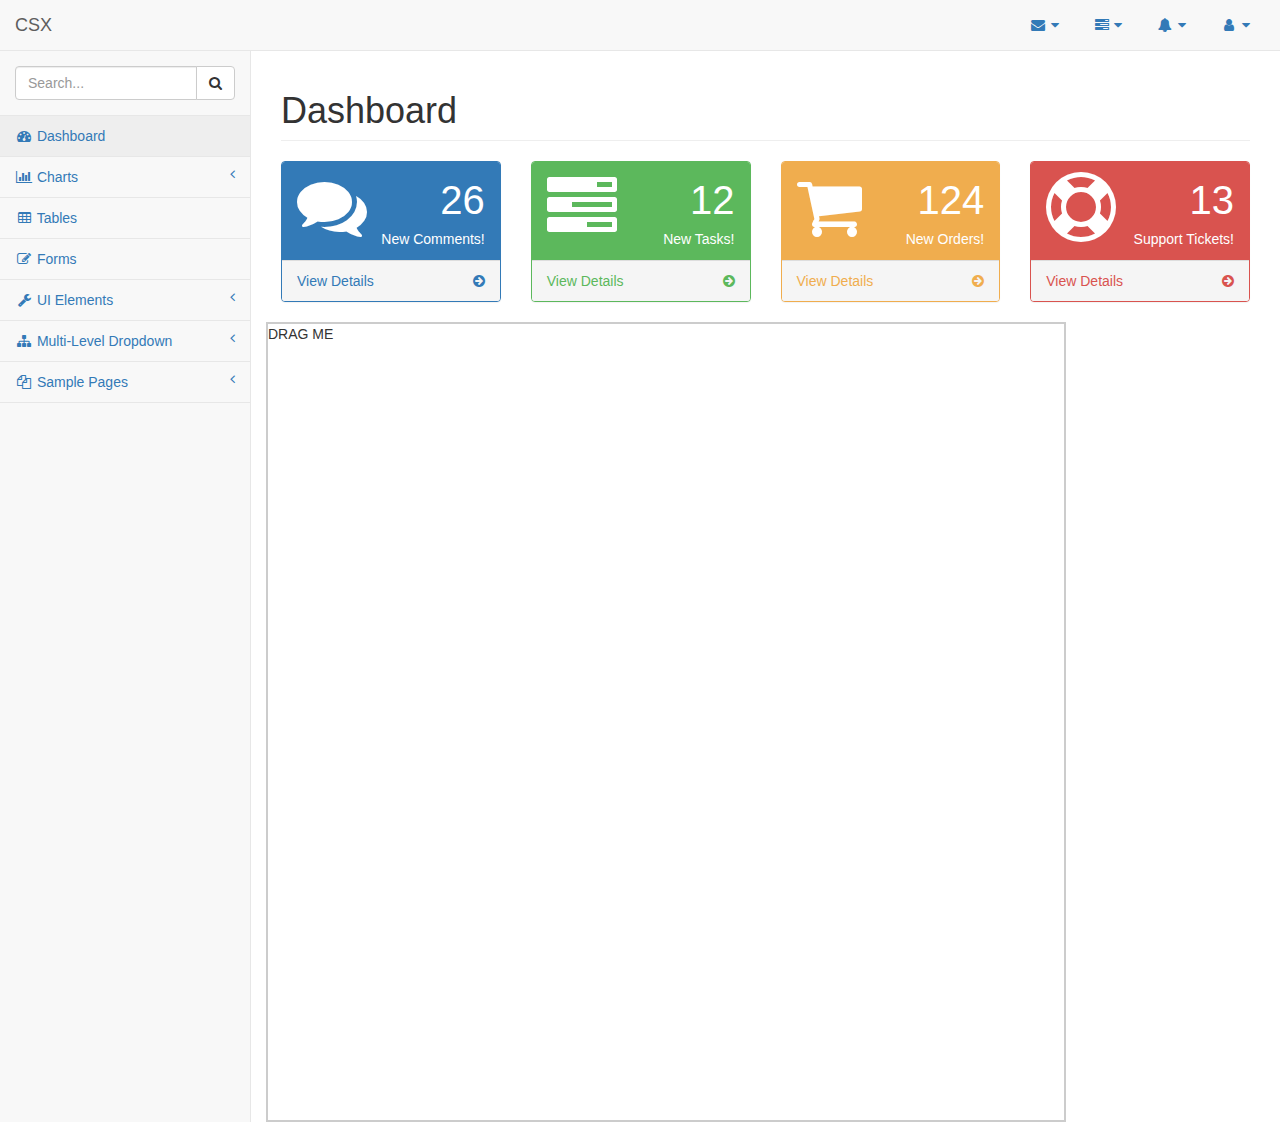
<file: index.html>
<!DOCTYPE html>
<html>
<head>
<meta http-equiv="refresh" content="0;url=pages/index.html">
<title>SB Admin 2</title>
<script language="javascript">
    window.location.href = "pages/index.html"
</script>
</head>
<body>
Go to <a href="pages/index.html">/pages/index.html</a>
</body>
</html>
</file>
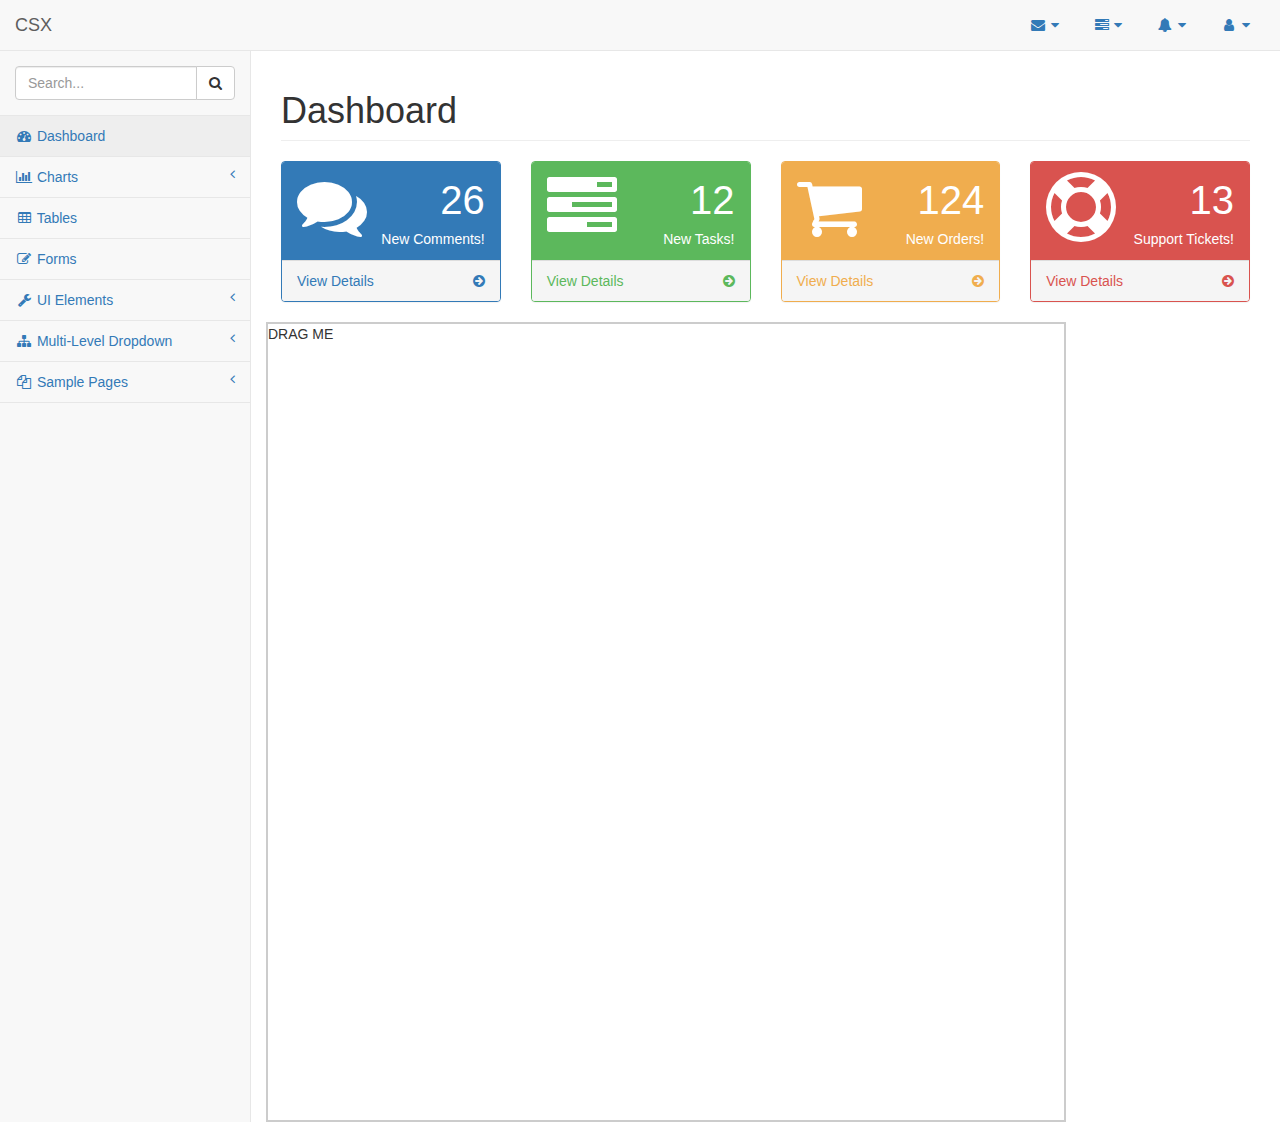
<file: pages/index.html>
<!DOCTYPE html>
<html lang="en">

<head>

    <meta charset="utf-8">
    <meta http-equiv="X-UA-Compatible" content="IE=edge">
    <meta name="viewport" content="width=device-width, initial-scale=1">
    <meta name="description" content="">
    <meta name="author" content="">

    <title>CSX</title>

    <!-- Bootstrap Core CSS -->
    <link href="../vendor/bootstrap/css/bootstrap.min.css" rel="stylesheet">

    <!-- MetisMenu CSS -->
    <link href="../vendor/metisMenu/metisMenu.min.css" rel="stylesheet">

    <!-- Custom CSS -->
    <link href="../dist/css/sb-admin-2.css" rel="stylesheet">

    <!-- Morris Charts CSS -->
    <link href="../vendor/morrisjs/morris.css" rel="stylesheet">

    <!-- Custom Fonts -->
    <link href="../css/style.css" rel="stylesheet">
    <script src="../js/widgets.js"></script>
    <link href="https://maxcdn.bootstrapcdn.com/font-awesome/4.7.0/css/font-awesome.min.css" rel="stylesheet" integrity="sha384-wvfXpqpZZVQGK6TAh5PVlGOfQNHSoD2xbE+QkPxCAFlNEevoEH3Sl0sibVcOQVnN" crossorigin="anonymous">
</head>

<body>

    <div id="wrapper">

        <!-- Navigation -->
        <nav class="navbar navbar-default navbar-static-top" role="navigation" style="margin-bottom: 0">
            <div class="navbar-header">
                <button type="button" class="navbar-toggle" data-toggle="collapse" data-target=".navbar-collapse">
                    <span class="sr-only">Toggle navigation</span>
                    <span class="icon-bar"></span>
                    <span class="icon-bar"></span>
                    <span class="icon-bar"></span>
                </button>
                <a class="navbar-brand" href="index.html">CSX</a>
            </div>
            <!-- /.navbar-header -->

            <ul class="nav navbar-top-links navbar-right">
                <li class="dropdown">
                    <a class="dropdown-toggle" data-toggle="dropdown" href="#">
                        <i class="fa fa-envelope fa-fw"></i> <i class="fa fa-caret-down"></i>
                    </a>
                    <ul class="dropdown-menu dropdown-messages">
                        <li>
                            <a href="#">
                                <div>
                                    <strong>John Smith</strong>
                                    <span class="pull-right text-muted">
                                        <em>Yesterday</em>
                                    </span>
                                </div>
                                <div>Lorem ipsum dolor sit amet, consectetur adipiscing elit. Pellentesque eleifend...</div>
                            </a>
                        </li>
                        <li class="divider"></li>
                        <li>
                            <a href="#">
                                <div>
                                    <strong>John Smith</strong>
                                    <span class="pull-right text-muted">
                                        <em>Yesterday</em>
                                    </span>
                                </div>
                                <div>Lorem ipsum dolor sit amet, consectetur adipiscing elit. Pellentesque eleifend...</div>
                            </a>
                        </li>
                        <li class="divider"></li>
                        <li>
                            <a href="#">
                                <div>
                                    <strong>John Smith</strong>
                                    <span class="pull-right text-muted">
                                        <em>Yesterday</em>
                                    </span>
                                </div>
                                <div>Lorem ipsum dolor sit amet, consectetur adipiscing elit. Pellentesque eleifend...</div>
                            </a>
                        </li>
                        <li class="divider"></li>
                        <li>
                            <a class="text-center" href="#">
                                <strong>Read All Messages</strong>
                                <i class="fa fa-angle-right"></i>
                            </a>
                        </li>
                    </ul>
                    <!-- /.dropdown-messages -->
                </li>
                <!-- /.dropdown -->
                <li class="dropdown">
                    <a class="dropdown-toggle" data-toggle="dropdown" href="#">
                        <i class="fa fa-tasks fa-fw"></i> <i class="fa fa-caret-down"></i>
                    </a>
                    <ul class="dropdown-menu dropdown-tasks">
                        <li>
                            <a href="#">
                                <div>
                                    <p>
                                        <strong>Task 1</strong>
                                        <span class="pull-right text-muted">40% Complete</span>
                                    </p>
                                    <div class="progress progress-striped active">
                                        <div class="progress-bar progress-bar-success" role="progressbar" aria-valuenow="40" aria-valuemin="0" aria-valuemax="100" style="width: 40%">
                                            <span class="sr-only">40% Complete (success)</span>
                                        </div>
                                    </div>
                                </div>
                            </a>
                        </li>
                        <li class="divider"></li>
                        <li>
                            <a href="#">
                                <div>
                                    <p>
                                        <strong>Task 2</strong>
                                        <span class="pull-right text-muted">20% Complete</span>
                                    </p>
                                    <div class="progress progress-striped active">
                                        <div class="progress-bar progress-bar-info" role="progressbar" aria-valuenow="20" aria-valuemin="0" aria-valuemax="100" style="width: 20%">
                                            <span class="sr-only">20% Complete</span>
                                        </div>
                                    </div>
                                </div>
                            </a>
                        </li>
                        <li class="divider"></li>
                        <li>
                            <a href="#">
                                <div>
                                    <p>
                                        <strong>Task 3</strong>
                                        <span class="pull-right text-muted">60% Complete</span>
                                    </p>
                                    <div class="progress progress-striped active">
                                        <div class="progress-bar progress-bar-warning" role="progressbar" aria-valuenow="60" aria-valuemin="0" aria-valuemax="100" style="width: 60%">
                                            <span class="sr-only">60% Complete (warning)</span>
                                        </div>
                                    </div>
                                </div>
                            </a>
                        </li>
                        <li class="divider"></li>
                        <li>
                            <a href="#">
                                <div>
                                    <p>
                                        <strong>Task 4</strong>
                                        <span class="pull-right text-muted">80% Complete</span>
                                    </p>
                                    <div class="progress progress-striped active">
                                        <div class="progress-bar progress-bar-danger" role="progressbar" aria-valuenow="80" aria-valuemin="0" aria-valuemax="100" style="width: 80%">
                                            <span class="sr-only">80% Complete (danger)</span>
                                        </div>
                                    </div>
                                </div>
                            </a>
                        </li>
                        <li class="divider"></li>
                        <li>
                            <a class="text-center" href="#">
                                <strong>See All widgets</strong>
                                <i class="fa fa-angle-right"></i>
                            </a>
                        </li>
                    </ul>
                    <!-- /.dropdown-tasks -->
                </li>
                <!-- /.dropdown -->
                <li class="dropdown">
                    <a class="dropdown-toggle" data-toggle="dropdown" href="#">
                        <i class="fa fa-bell fa-fw"></i> <i class="fa fa-caret-down"></i>
                    </a>
                    <ul class="dropdown-menu dropdown-alerts">
                        <li>
                            <a href="#">
                                <div>
                                    <i class="fa fa-comment fa-fw"></i> New Comment
                                    <span class="pull-right text-muted small">4 minutes ago</span>
                                </div>
                            </a>
                        </li>
                        <li class="divider"></li>
                        <li>
                            <a href="#">
                                <div>
                                    <i class="fa fa-twitter fa-fw"></i> 3 New Followers
                                    <span class="pull-right text-muted small">12 minutes ago</span>
                                </div>
                            </a>
                        </li>
                        <li class="divider"></li>
                        <li>
                            <a href="#">
                                <div>
                                    <i class="fa fa-envelope fa-fw"></i> Message Sent
                                    <span class="pull-right text-muted small">4 minutes ago</span>
                                </div>
                            </a>
                        </li>
                        <li class="divider"></li>
                        <li>
                            <a href="#">
                                <div>
                                    <i class="fa fa-tasks fa-fw"></i> New Task
                                    <span class="pull-right text-muted small">4 minutes ago</span>
                                </div>
                            </a>
                        </li>
                        <li class="divider"></li>
                        <li>
                            <a href="#">
                                <div>
                                    <i class="fa fa-upload fa-fw"></i> Server Rebooted
                                    <span class="pull-right text-muted small">4 minutes ago</span>
                                </div>
                            </a>
                        </li>
                        <li class="divider"></li>
                        <li>
                            <a class="text-center" href="#">
                                <strong>See All Alerts</strong>
                                <i class="fa fa-angle-right"></i>
                            </a>
                        </li>
                    </ul>
                    <!-- /.dropdown-alerts -->
                </li>
                <!-- /.dropdown -->
                <li class="dropdown">
                    <a class="dropdown-toggle" data-toggle="dropdown" href="#">
                        <i class="fa fa-user fa-fw"></i> <i class="fa fa-caret-down"></i>
                    </a>
                    <ul class="dropdown-menu dropdown-user">
                        <li><a href="#"><i class="fa fa-user fa-fw"></i> User Profile</a>
                        </li>
                        <li><a href="#"><i class="fa fa-gear fa-fw"></i> Settings</a>
                        </li>
                        <li class="divider"></li>
                        <li><a href="login.html"><i class="fa fa-sign-out fa-fw"></i> Logout</a>
                        </li>
                    </ul>
                    <!-- /.dropdown-user -->
                </li>
                <!-- /.dropdown -->
            </ul>
            <!-- /.navbar-top-links -->

            <div class="navbar-default sidebar" role="navigation">
                <div class="sidebar-nav navbar-collapse">
                    <ul class="nav" id="side-menu">
                        <li class="sidebar-search">
                            <div class="input-group custom-search-form">
                                <input type="text" class="form-control" placeholder="Search...">
                                <span class="input-group-btn">
                                <button class="btn btn-default" type="button">
                                    <i class="fa fa-search"></i>
                                </button>
                            </span>
                            </div>
                            <!-- /input-group -->
                        </li>
                        <li>
                            <a href="index.html"><i class="fa fa-dashboard fa-fw"></i> Dashboard</a>
                        </li>
                        <li>
                            <a href="#"><i class="fa fa-bar-chart-o fa-fw"></i> Charts<span class="fa arrow"></span></a>
                            <ul class="nav nav-second-level">
                                <li>
                                    <a href="flot.html">Flot Charts</a>
                                </li>
                                <li>
                                    <a href="morris.html">Morris.js Charts</a>
                                </li>
                            </ul>
                            <!-- /.nav-second-level -->
                        </li>
                        <li>
                            <a href="tables.html"><i class="fa fa-table fa-fw"></i> Tables</a>
                        </li>
                        <li>
                            <a href="forms.html"><i class="fa fa-edit fa-fw"></i> Forms</a>
                        </li>
                        <li>
                            <a href="#"><i class="fa fa-wrench fa-fw"></i> UI Elements<span class="fa arrow"></span></a>
                            <ul class="nav nav-second-level">
                                <li>
                                    <a href="panels-wells.html">Panels and Wells</a>
                                </li>
                                <li>
                                    <a href="buttons.html">Buttons</a>
                                </li>
                                <li>
                                    <a href="notifications.html">Notifications</a>
                                </li>
                                <li>
                                    <a href="typography.html">Typography</a>
                                </li>
                                <li>
                                    <a href="icons.html"> Icons</a>
                                </li>
                                <li>
                                    <a href="grid.html">Grid</a>
                                </li>
                            </ul>
                            <!-- /.nav-second-level -->
                        </li>
                        <li>
                            <a href="#"><i class="fa fa-sitemap fa-fw"></i> Multi-Level Dropdown<span class="fa arrow"></span></a>
                            <ul class="nav nav-second-level">
                                <li>
                                    <a href="#">Second Level Item</a>
                                </li>
                                <li>
                                    <a href="#">Second Level Item</a>
                                </li>
                                <li>
                                    <a href="#">Third Level <span class="fa arrow"></span></a>
                                    <ul class="nav nav-third-level">
                                        <li>
                                            <a href="#">Third Level Item</a>
                                        </li>
                                        <li>
                                            <a href="#">Third Level Item</a>
                                        </li>
                                        <li>
                                            <a href="#">Third Level Item</a>
                                        </li>
                                        <li>
                                            <a href="#">Third Level Item</a>
                                        </li>
                                    </ul>
                                    <!-- /.nav-third-level -->
                                </li>
                            </ul>
                            <!-- /.nav-second-level -->
                        </li>
                        <li>
                            <a href="#"><i class="fa fa-files-o fa-fw"></i> Sample Pages<span class="fa arrow"></span></a>
                            <ul class="nav nav-second-level">
                                <li>
                                    <a href="blank.html">Blank Page</a>
                                </li>
                                <li>
                                    <a href="login.html">Login Page</a>
                                </li>
                            </ul>
                            <!-- /.nav-second-level -->
                        </li>
                    </ul>
                </div>
                <!-- /.sidebar-collapse -->
            </div>
            <!-- /.navbar-static-side -->
        </nav>

        <div id="page-wrapper">
            <div class="row">
                <div class="col-lg-12">
                    <h1 class="page-header">Dashboard</h1>
                </div>
                <!-- /.col-lg-12 -->
            </div>
            <!-- /.row -->
            <div class="row">
                <div class="col-lg-3 col-md-6">
                    <div class="panel panel-primary">
                        <div class="panel-heading">
                            <div class="row">
                                <div class="col-xs-3">
                                    <i class="fa fa-comments fa-5x"></i>
                                </div>
                                <div class="col-xs-9 text-right">
                                    <div class="huge">26</div>
                                    <div>New Comments!</div>
                                </div>
                            </div>
                        </div>
                        <a href="#">
                            <div class="panel-footer">
                                <span class="pull-left">View Details</span>
                                <span class="pull-right"><i class="fa fa-arrow-circle-right"></i></span>
                                <div class="clearfix"></div>
                            </div>
                        </a>
                    </div>
                </div>
                <div class="col-lg-3 col-md-6">
                    <div class="panel panel-green">
                        <div class="panel-heading">
                            <div class="row">
                                <div class="col-xs-3">
                                    <i class="fa fa-tasks fa-5x"></i>
                                </div>
                                <div class="col-xs-9 text-right">
                                    <div class="huge">12</div>
                                    <div>New Tasks!</div>
                                </div>
                            </div>
                        </div>
                        <a href="#">
                            <div class="panel-footer">
                                <span class="pull-left">View Details</span>
                                <span class="pull-right"><i class="fa fa-arrow-circle-right"></i></span>
                                <div class="clearfix"></div>
                            </div>
                        </a>
                    </div>
                </div>
                <div class="col-lg-3 col-md-6">
                    <div class="panel panel-yellow">
                        <div class="panel-heading">
                            <div class="row">
                                <div class="col-xs-3">
                                    <i class="fa fa-shopping-cart fa-5x"></i>
                                </div>
                                <div class="col-xs-9 text-right">
                                    <div class="huge">124</div>
                                    <div>New Orders!</div>
                                </div>
                            </div>
                        </div>
                        <a href="#">
                            <div class="panel-footer">
                                <span class="pull-left">View Details</span>
                                <span class="pull-right"><i class="fa fa-arrow-circle-right"></i></span>
                                <div class="clearfix"></div>
                            </div>
                        </a>
                    </div>
                </div>
                <div class="col-lg-3 col-md-6">
                    <div class="panel panel-red">
                        <div class="panel-heading">
                            <div class="row">
                                <div class="col-xs-3">
                                    <i class="fa fa-support fa-5x"></i>
                                </div>
                                <div class="col-xs-9 text-right">
                                    <div class="huge">13</div>
                                    <div>Support Tickets!</div>
                                </div>
                            </div>
                        </div>
                        <a href="#">
                            <div class="panel-footer">
                                <span class="pull-left">View Details</span>
                                <span class="pull-right"><i class="fa fa-arrow-circle-right"></i></span>
                                <div class="clearfix"></div>
                            </div>
                        </a>
                    </div>
                </div>
            </div>
            <!-- /.row -->
            <div class="row">
              <div id="containment-wrapper">
                <div id="draggable3" class="draggable ui-widget-content">
                    <p>DRAG ME</p>
                </div>
              </div>
            </div>
            <!-- /.row -->
        </div>
        <!-- /#page-wrapper -->

    </div>
    <!-- /#wrapper -->

    <!-- jQuery -->
    <script src="../vendor/jquery/jquery.min.js"></script>

    <!-- Bootstrap Core JavaScript -->
    <script src="../vendor/bootstrap/js/bootstrap.min.js"></script>

    <!-- Metis Menu Plugin JavaScript -->
    <script src="../vendor/metisMenu/metisMenu.min.js"></script>

    <!-- Morris Charts JavaScript -->
    <script src="../vendor/raphael/raphael.min.js"></script>
    <script src="../vendor/morrisjs/morris.min.js"></script>
    <script src="../data/morris-data.js"></script>

    <!-- Custom Theme JavaScript -->
    <script src="../dist/js/sb-admin-2.js"></script>

</body>

</html>
</file>
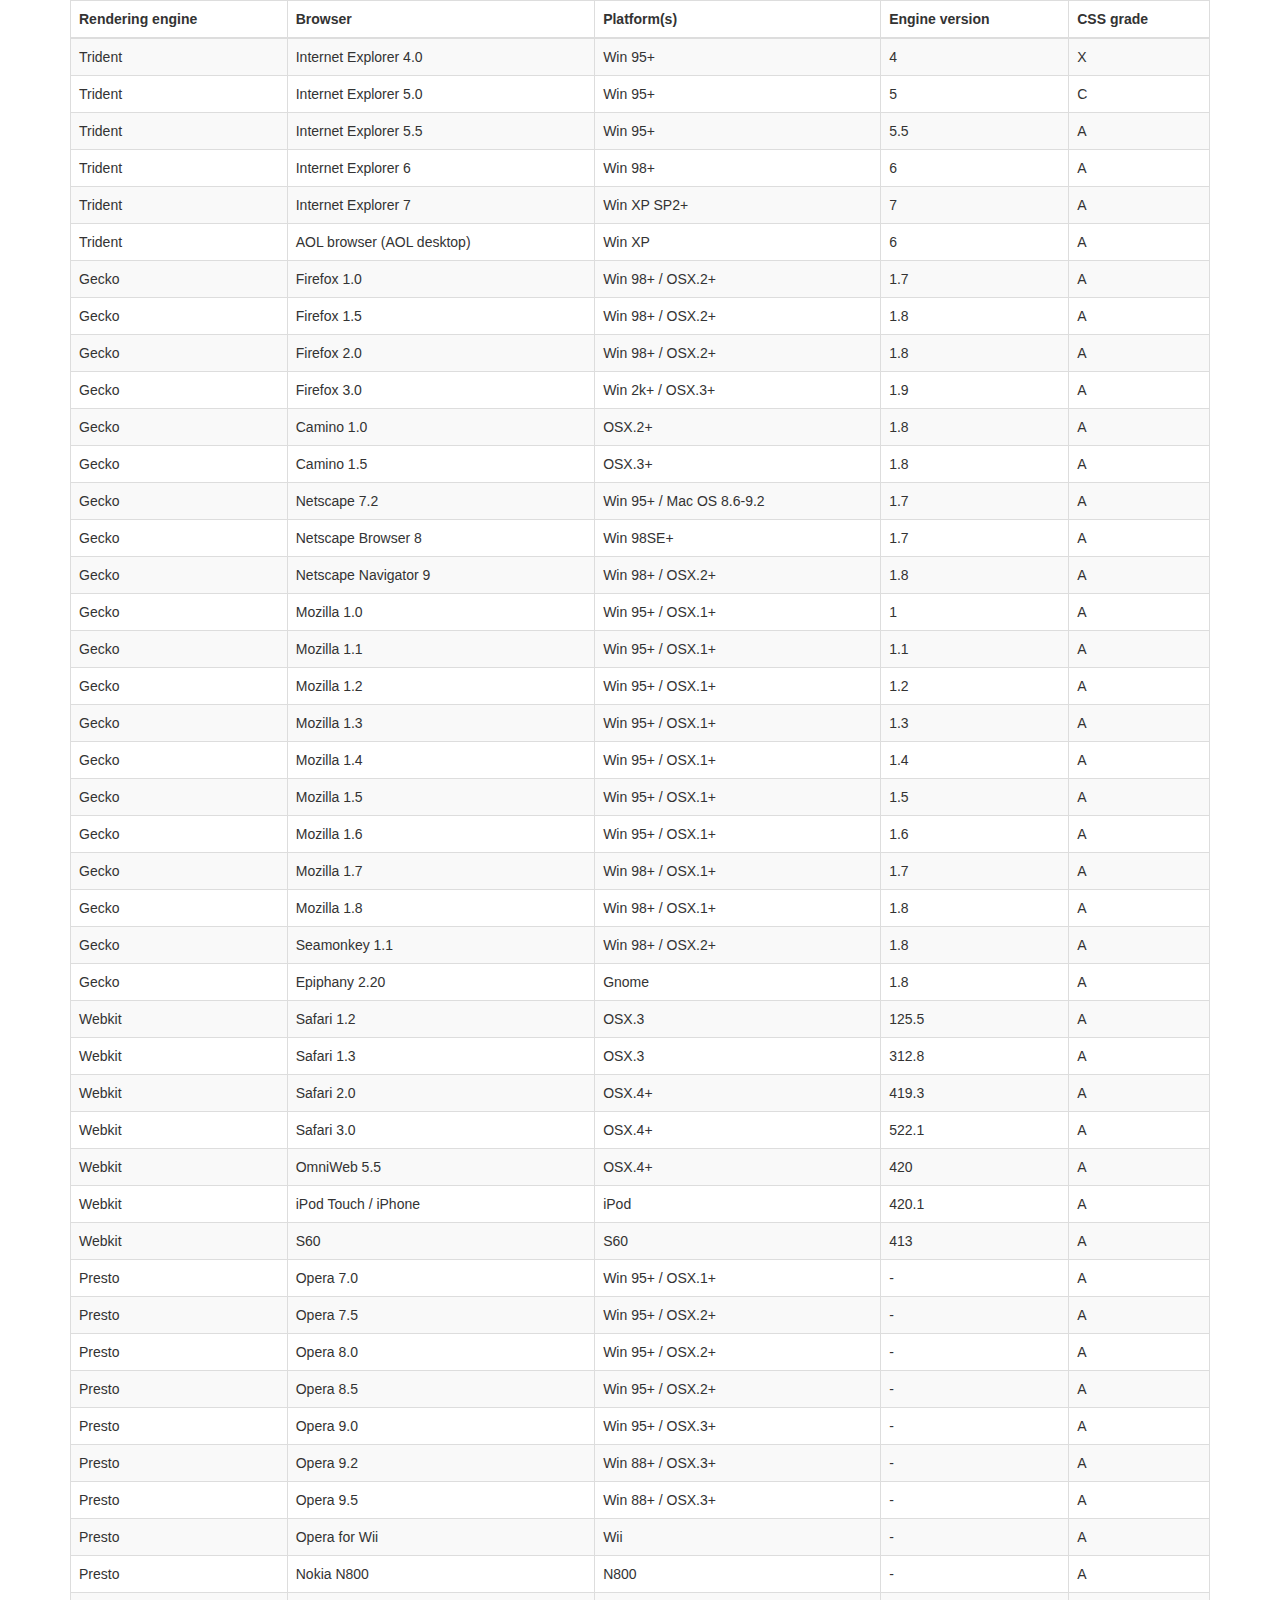
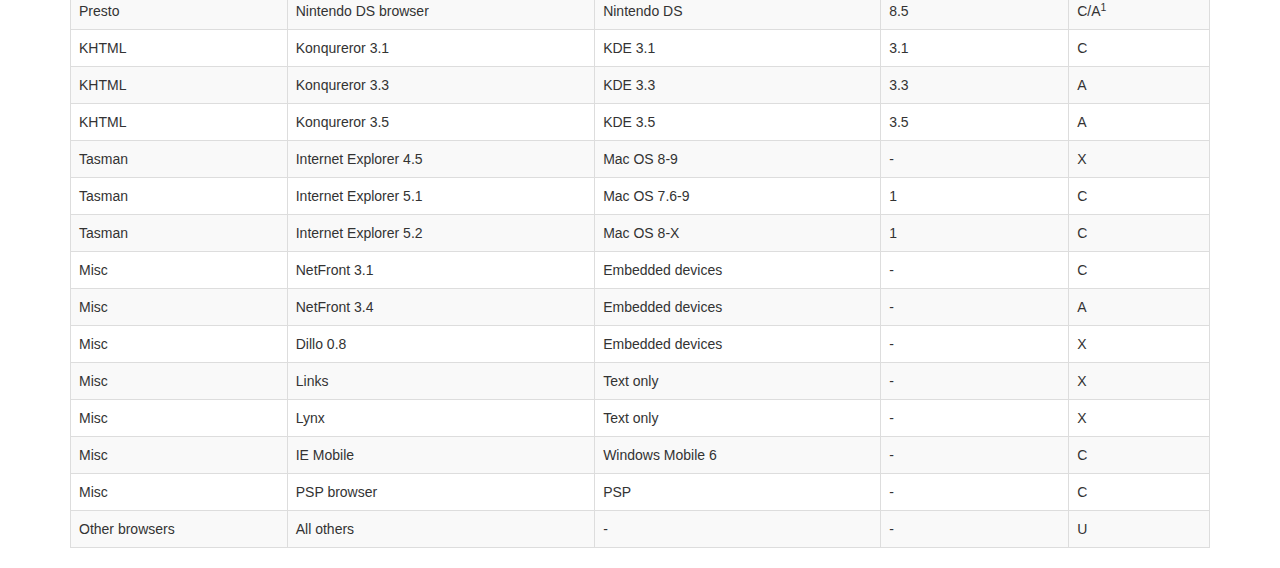
<file: vendor/datatables-plugins/index.html>
<!DOCTYPE HTML PUBLIC "-//W3C//DTD HTML 4.01//EN" "http://www.w3.org/TR/html4/strict.dtd">
<html>
	<head>
		<meta http-equiv="content-type" content="text/html; charset=utf-8" />
		
		<title>DataTables Bootstrap 3 example</title>

		<link rel="stylesheet" type="text/css" href="//maxcdn.bootstrapcdn.com/bootstrap/3.3.0/css/bootstrap.min.css">
		<link rel="stylesheet" type="text/css" href="dataTables.bootstrap.css">

		<script type="text/javascript" language="javascript" src="//code.jquery.com/jquery-1.11.1.min.js"></script>
		<script type="text/javascript" language="javascript" src="//cdn.datatables.net/1.10.3/js/jquery.dataTables.min.js"></script>
		<script type="text/javascript" language="javascript" src="dataTables.bootstrap.js"></script>
		<script type="text/javascript" charset="utf-8">
			$(document).ready(function() {
				$('#example').dataTable();
			} );
		</script>
	</head>
	<body>
		<div class="container">
			
<table cellpadding="0" cellspacing="0" border="0" class="table table-striped table-bordered" id="example">
	<thead>
		<tr>
			<th>Rendering engine</th>
			<th>Browser</th>
			<th>Platform(s)</th>
			<th>Engine version</th>
			<th>CSS grade</th>
		</tr>
	</thead>
	<tbody>
		<tr class="odd gradeX">
			<td>Trident</td>
			<td>Internet
				 Explorer 4.0</td>
			<td>Win 95+</td>
			<td class="center"> 4</td>
			<td class="center">X</td>
		</tr>
		<tr class="even gradeC">
			<td>Trident</td>
			<td>Internet
				 Explorer 5.0</td>
			<td>Win 95+</td>
			<td class="center">5</td>
			<td class="center">C</td>
		</tr>
		<tr class="odd gradeA">
			<td>Trident</td>
			<td>Internet
				 Explorer 5.5</td>
			<td>Win 95+</td>
			<td class="center">5.5</td>
			<td class="center">A</td>
		</tr>
		<tr class="even gradeA">
			<td>Trident</td>
			<td>Internet
				 Explorer 6</td>
			<td>Win 98+</td>
			<td class="center">6</td>
			<td class="center">A</td>
		</tr>
		<tr class="odd gradeA">
			<td>Trident</td>
			<td>Internet Explorer 7</td>
			<td>Win XP SP2+</td>
			<td class="center">7</td>
			<td class="center">A</td>
		</tr>
		<tr class="even gradeA">
			<td>Trident</td>
			<td>AOL browser (AOL desktop)</td>
			<td>Win XP</td>
			<td class="center">6</td>
			<td class="center">A</td>
		</tr>
		<tr class="gradeA">
			<td>Gecko</td>
			<td>Firefox 1.0</td>
			<td>Win 98+ / OSX.2+</td>
			<td class="center">1.7</td>
			<td class="center">A</td>
		</tr>
		<tr class="gradeA">
			<td>Gecko</td>
			<td>Firefox 1.5</td>
			<td>Win 98+ / OSX.2+</td>
			<td class="center">1.8</td>
			<td class="center">A</td>
		</tr>
		<tr class="gradeA">
			<td>Gecko</td>
			<td>Firefox 2.0</td>
			<td>Win 98+ / OSX.2+</td>
			<td class="center">1.8</td>
			<td class="center">A</td>
		</tr>
		<tr class="gradeA">
			<td>Gecko</td>
			<td>Firefox 3.0</td>
			<td>Win 2k+ / OSX.3+</td>
			<td class="center">1.9</td>
			<td class="center">A</td>
		</tr>
		<tr class="gradeA">
			<td>Gecko</td>
			<td>Camino 1.0</td>
			<td>OSX.2+</td>
			<td class="center">1.8</td>
			<td class="center">A</td>
		</tr>
		<tr class="gradeA">
			<td>Gecko</td>
			<td>Camino 1.5</td>
			<td>OSX.3+</td>
			<td class="center">1.8</td>
			<td class="center">A</td>
		</tr>
		<tr class="gradeA">
			<td>Gecko</td>
			<td>Netscape 7.2</td>
			<td>Win 95+ / Mac OS 8.6-9.2</td>
			<td class="center">1.7</td>
			<td class="center">A</td>
		</tr>
		<tr class="gradeA">
			<td>Gecko</td>
			<td>Netscape Browser 8</td>
			<td>Win 98SE+</td>
			<td class="center">1.7</td>
			<td class="center">A</td>
		</tr>
		<tr class="gradeA">
			<td>Gecko</td>
			<td>Netscape Navigator 9</td>
			<td>Win 98+ / OSX.2+</td>
			<td class="center">1.8</td>
			<td class="center">A</td>
		</tr>
		<tr class="gradeA">
			<td>Gecko</td>
			<td>Mozilla 1.0</td>
			<td>Win 95+ / OSX.1+</td>
			<td class="center">1</td>
			<td class="center">A</td>
		</tr>
		<tr class="gradeA">
			<td>Gecko</td>
			<td>Mozilla 1.1</td>
			<td>Win 95+ / OSX.1+</td>
			<td class="center">1.1</td>
			<td class="center">A</td>
		</tr>
		<tr class="gradeA">
			<td>Gecko</td>
			<td>Mozilla 1.2</td>
			<td>Win 95+ / OSX.1+</td>
			<td class="center">1.2</td>
			<td class="center">A</td>
		</tr>
		<tr class="gradeA">
			<td>Gecko</td>
			<td>Mozilla 1.3</td>
			<td>Win 95+ / OSX.1+</td>
			<td class="center">1.3</td>
			<td class="center">A</td>
		</tr>
		<tr class="gradeA">
			<td>Gecko</td>
			<td>Mozilla 1.4</td>
			<td>Win 95+ / OSX.1+</td>
			<td class="center">1.4</td>
			<td class="center">A</td>
		</tr>
		<tr class="gradeA">
			<td>Gecko</td>
			<td>Mozilla 1.5</td>
			<td>Win 95+ / OSX.1+</td>
			<td class="center">1.5</td>
			<td class="center">A</td>
		</tr>
		<tr class="gradeA">
			<td>Gecko</td>
			<td>Mozilla 1.6</td>
			<td>Win 95+ / OSX.1+</td>
			<td class="center">1.6</td>
			<td class="center">A</td>
		</tr>
		<tr class="gradeA">
			<td>Gecko</td>
			<td>Mozilla 1.7</td>
			<td>Win 98+ / OSX.1+</td>
			<td class="center">1.7</td>
			<td class="center">A</td>
		</tr>
		<tr class="gradeA">
			<td>Gecko</td>
			<td>Mozilla 1.8</td>
			<td>Win 98+ / OSX.1+</td>
			<td class="center">1.8</td>
			<td class="center">A</td>
		</tr>
		<tr class="gradeA">
			<td>Gecko</td>
			<td>Seamonkey 1.1</td>
			<td>Win 98+ / OSX.2+</td>
			<td class="center">1.8</td>
			<td class="center">A</td>
		</tr>
		<tr class="gradeA">
			<td>Gecko</td>
			<td>Epiphany 2.20</td>
			<td>Gnome</td>
			<td class="center">1.8</td>
			<td class="center">A</td>
		</tr>
		<tr class="gradeA">
			<td>Webkit</td>
			<td>Safari 1.2</td>
			<td>OSX.3</td>
			<td class="center">125.5</td>
			<td class="center">A</td>
		</tr>
		<tr class="gradeA">
			<td>Webkit</td>
			<td>Safari 1.3</td>
			<td>OSX.3</td>
			<td class="center">312.8</td>
			<td class="center">A</td>
		</tr>
		<tr class="gradeA">
			<td>Webkit</td>
			<td>Safari 2.0</td>
			<td>OSX.4+</td>
			<td class="center">419.3</td>
			<td class="center">A</td>
		</tr>
		<tr class="gradeA">
			<td>Webkit</td>
			<td>Safari 3.0</td>
			<td>OSX.4+</td>
			<td class="center">522.1</td>
			<td class="center">A</td>
		</tr>
		<tr class="gradeA">
			<td>Webkit</td>
			<td>OmniWeb 5.5</td>
			<td>OSX.4+</td>
			<td class="center">420</td>
			<td class="center">A</td>
		</tr>
		<tr class="gradeA">
			<td>Webkit</td>
			<td>iPod Touch / iPhone</td>
			<td>iPod</td>
			<td class="center">420.1</td>
			<td class="center">A</td>
		</tr>
		<tr class="gradeA">
			<td>Webkit</td>
			<td>S60</td>
			<td>S60</td>
			<td class="center">413</td>
			<td class="center">A</td>
		</tr>
		<tr class="gradeA">
			<td>Presto</td>
			<td>Opera 7.0</td>
			<td>Win 95+ / OSX.1+</td>
			<td class="center">-</td>
			<td class="center">A</td>
		</tr>
		<tr class="gradeA">
			<td>Presto</td>
			<td>Opera 7.5</td>
			<td>Win 95+ / OSX.2+</td>
			<td class="center">-</td>
			<td class="center">A</td>
		</tr>
		<tr class="gradeA">
			<td>Presto</td>
			<td>Opera 8.0</td>
			<td>Win 95+ / OSX.2+</td>
			<td class="center">-</td>
			<td class="center">A</td>
		</tr>
		<tr class="gradeA">
			<td>Presto</td>
			<td>Opera 8.5</td>
			<td>Win 95+ / OSX.2+</td>
			<td class="center">-</td>
			<td class="center">A</td>
		</tr>
		<tr class="gradeA">
			<td>Presto</td>
			<td>Opera 9.0</td>
			<td>Win 95+ / OSX.3+</td>
			<td class="center">-</td>
			<td class="center">A</td>
		</tr>
		<tr class="gradeA">
			<td>Presto</td>
			<td>Opera 9.2</td>
			<td>Win 88+ / OSX.3+</td>
			<td class="center">-</td>
			<td class="center">A</td>
		</tr>
		<tr class="gradeA">
			<td>Presto</td>
			<td>Opera 9.5</td>
			<td>Win 88+ / OSX.3+</td>
			<td class="center">-</td>
			<td class="center">A</td>
		</tr>
		<tr class="gradeA">
			<td>Presto</td>
			<td>Opera for Wii</td>
			<td>Wii</td>
			<td class="center">-</td>
			<td class="center">A</td>
		</tr>
		<tr class="gradeA">
			<td>Presto</td>
			<td>Nokia N800</td>
			<td>N800</td>
			<td class="center">-</td>
			<td class="center">A</td>
		</tr>
		<tr class="gradeA">
			<td>Presto</td>
			<td>Nintendo DS browser</td>
			<td>Nintendo DS</td>
			<td class="center">8.5</td>
			<td class="center">C/A<sup>1</sup></td>
		</tr>
		<tr class="gradeC">
			<td>KHTML</td>
			<td>Konqureror 3.1</td>
			<td>KDE 3.1</td>
			<td class="center">3.1</td>
			<td class="center">C</td>
		</tr>
		<tr class="gradeA">
			<td>KHTML</td>
			<td>Konqureror 3.3</td>
			<td>KDE 3.3</td>
			<td class="center">3.3</td>
			<td class="center">A</td>
		</tr>
		<tr class="gradeA">
			<td>KHTML</td>
			<td>Konqureror 3.5</td>
			<td>KDE 3.5</td>
			<td class="center">3.5</td>
			<td class="center">A</td>
		</tr>
		<tr class="gradeX">
			<td>Tasman</td>
			<td>Internet Explorer 4.5</td>
			<td>Mac OS 8-9</td>
			<td class="center">-</td>
			<td class="center">X</td>
		</tr>
		<tr class="gradeC">
			<td>Tasman</td>
			<td>Internet Explorer 5.1</td>
			<td>Mac OS 7.6-9</td>
			<td class="center">1</td>
			<td class="center">C</td>
		</tr>
		<tr class="gradeC">
			<td>Tasman</td>
			<td>Internet Explorer 5.2</td>
			<td>Mac OS 8-X</td>
			<td class="center">1</td>
			<td class="center">C</td>
		</tr>
		<tr class="gradeA">
			<td>Misc</td>
			<td>NetFront 3.1</td>
			<td>Embedded devices</td>
			<td class="center">-</td>
			<td class="center">C</td>
		</tr>
		<tr class="gradeA">
			<td>Misc</td>
			<td>NetFront 3.4</td>
			<td>Embedded devices</td>
			<td class="center">-</td>
			<td class="center">A</td>
		</tr>
		<tr class="gradeX">
			<td>Misc</td>
			<td>Dillo 0.8</td>
			<td>Embedded devices</td>
			<td class="center">-</td>
			<td class="center">X</td>
		</tr>
		<tr class="gradeX">
			<td>Misc</td>
			<td>Links</td>
			<td>Text only</td>
			<td class="center">-</td>
			<td class="center">X</td>
		</tr>
		<tr class="gradeX">
			<td>Misc</td>
			<td>Lynx</td>
			<td>Text only</td>
			<td class="center">-</td>
			<td class="center">X</td>
		</tr>
		<tr class="gradeC">
			<td>Misc</td>
			<td>IE Mobile</td>
			<td>Windows Mobile 6</td>
			<td class="center">-</td>
			<td class="center">C</td>
		</tr>
		<tr class="gradeC">
			<td>Misc</td>
			<td>PSP browser</td>
			<td>PSP</td>
			<td class="center">-</td>
			<td class="center">C</td>
		</tr>
		<tr class="gradeU">
			<td>Other browsers</td>
			<td>All others</td>
			<td>-</td>
			<td class="center">-</td>
			<td class="center">U</td>
		</tr>
	</tbody>
</table>
			
		</div>
	</body>
</html>
</file>
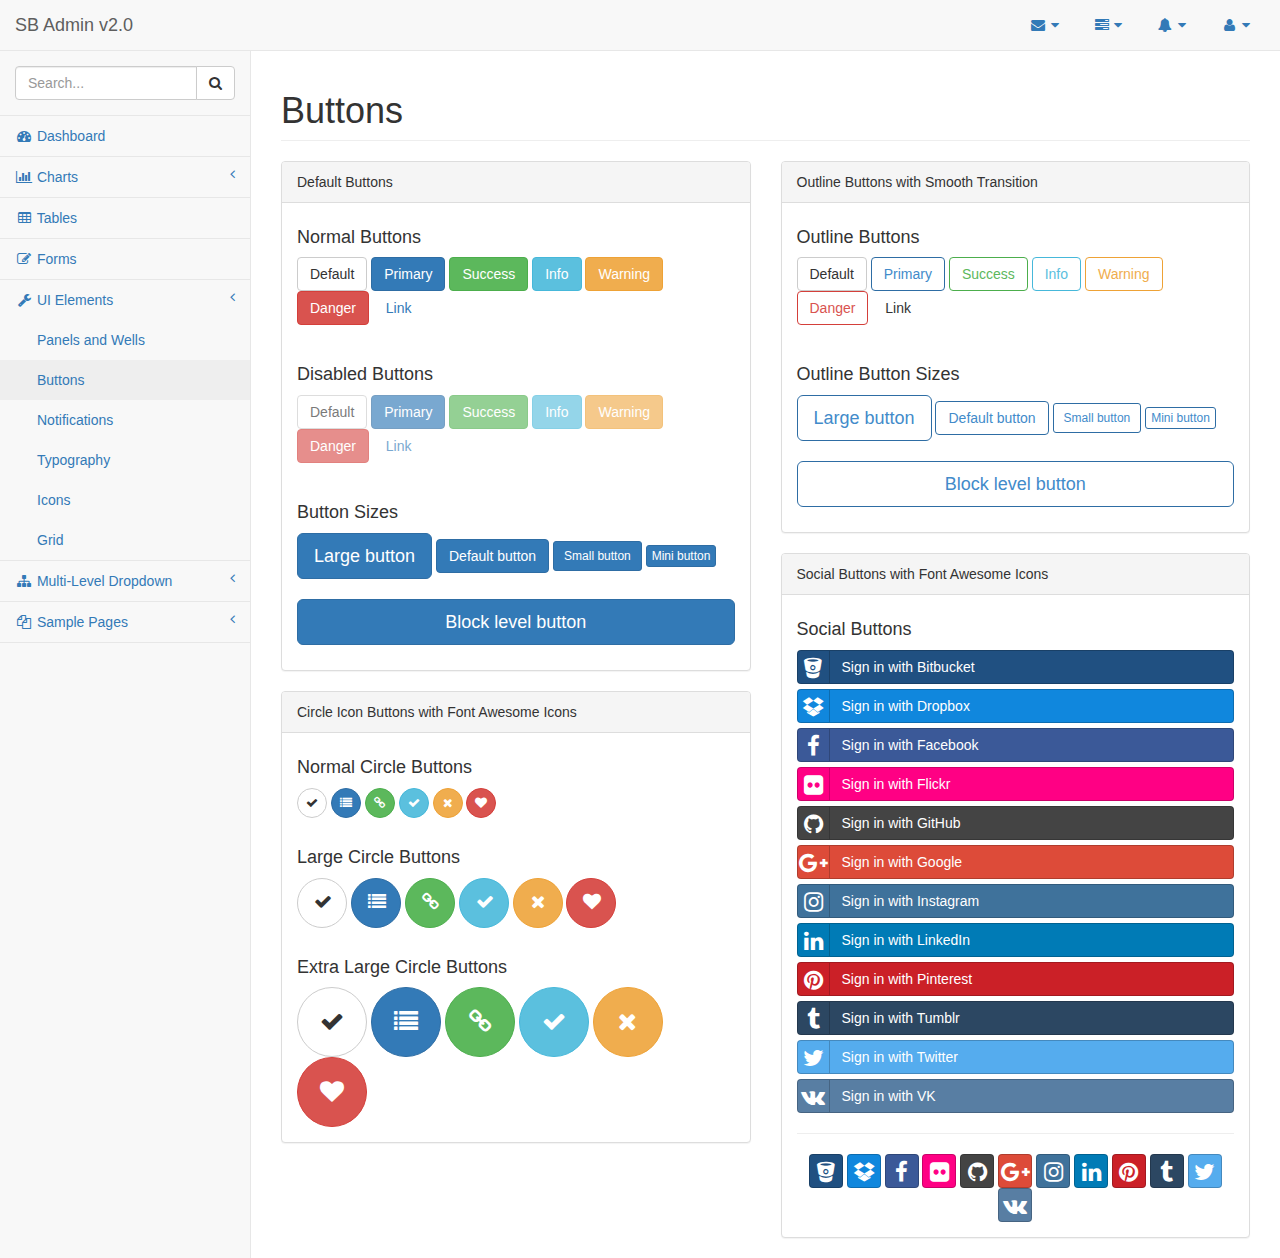
<file: pages/buttons.html>
<!DOCTYPE html>
<html lang="en">

<head>

    <meta charset="utf-8">
    <meta http-equiv="X-UA-Compatible" content="IE=edge">
    <meta name="viewport" content="width=device-width, initial-scale=1">
    <meta name="description" content="">
    <meta name="author" content="">

    <title>SB Admin 2 - Bootstrap Admin Theme</title>

    <!-- Bootstrap Core CSS -->
    <link href="../vendor/bootstrap/css/bootstrap.min.css" rel="stylesheet">

    <!-- MetisMenu CSS -->
    <link href="../vendor/metisMenu/metisMenu.min.css" rel="stylesheet">

    <!-- Social Buttons CSS -->
    <link href="../vendor/bootstrap-social/bootstrap-social.css" rel="stylesheet">

    <!-- Custom CSS -->
    <link href="../dist/css/sb-admin-2.css" rel="stylesheet">

    <!-- Custom Fonts -->
    <link href="../vendor/font-awesome/css/font-awesome.min.css" rel="stylesheet" type="text/css">

    <!-- HTML5 Shim and Respond.js IE8 support of HTML5 elements and media queries -->
    <!-- WARNING: Respond.js doesn't work if you view the page via file:// -->
    <!--[if lt IE 9]>
        <script src="https://oss.maxcdn.com/libs/html5shiv/3.7.0/html5shiv.js"></script>
        <script src="https://oss.maxcdn.com/libs/respond.js/1.4.2/respond.min.js"></script>
    <![endif]-->

</head>

<body>

    <div id="wrapper">

        <!-- Navigation -->
        <nav class="navbar navbar-default navbar-static-top" role="navigation" style="margin-bottom: 0">
            <div class="navbar-header">
                <button type="button" class="navbar-toggle" data-toggle="collapse" data-target=".navbar-collapse">
                    <span class="sr-only">Toggle navigation</span>
                    <span class="icon-bar"></span>
                    <span class="icon-bar"></span>
                    <span class="icon-bar"></span>
                </button>
                <a class="navbar-brand" href="index.html">SB Admin v2.0</a>
            </div>
            <!-- /.navbar-header -->

            <ul class="nav navbar-top-links navbar-right">
                <li class="dropdown">
                    <a class="dropdown-toggle" data-toggle="dropdown" href="#">
                        <i class="fa fa-envelope fa-fw"></i> <i class="fa fa-caret-down"></i>
                    </a>
                    <ul class="dropdown-menu dropdown-messages">
                        <li>
                            <a href="#">
                                <div>
                                    <strong>John Smith</strong>
                                    <span class="pull-right text-muted">
                                        <em>Yesterday</em>
                                    </span>
                                </div>
                                <div>Lorem ipsum dolor sit amet, consectetur adipiscing elit. Pellentesque eleifend...</div>
                            </a>
                        </li>
                        <li class="divider"></li>
                        <li>
                            <a href="#">
                                <div>
                                    <strong>John Smith</strong>
                                    <span class="pull-right text-muted">
                                        <em>Yesterday</em>
                                    </span>
                                </div>
                                <div>Lorem ipsum dolor sit amet, consectetur adipiscing elit. Pellentesque eleifend...</div>
                            </a>
                        </li>
                        <li class="divider"></li>
                        <li>
                            <a href="#">
                                <div>
                                    <strong>John Smith</strong>
                                    <span class="pull-right text-muted">
                                        <em>Yesterday</em>
                                    </span>
                                </div>
                                <div>Lorem ipsum dolor sit amet, consectetur adipiscing elit. Pellentesque eleifend...</div>
                            </a>
                        </li>
                        <li class="divider"></li>
                        <li>
                            <a class="text-center" href="#">
                                <strong>Read All Messages</strong>
                                <i class="fa fa-angle-right"></i>
                            </a>
                        </li>
                    </ul>
                    <!-- /.dropdown-messages -->
                </li>
                <!-- /.dropdown -->
                <li class="dropdown">
                    <a class="dropdown-toggle" data-toggle="dropdown" href="#">
                        <i class="fa fa-tasks fa-fw"></i> <i class="fa fa-caret-down"></i>
                    </a>
                    <ul class="dropdown-menu dropdown-tasks">
                        <li>
                            <a href="#">
                                <div>
                                    <p>
                                        <strong>Task 1</strong>
                                        <span class="pull-right text-muted">40% Complete</span>
                                    </p>
                                    <div class="progress progress-striped active">
                                        <div class="progress-bar progress-bar-success" role="progressbar" aria-valuenow="40" aria-valuemin="0" aria-valuemax="100" style="width: 40%">
                                            <span class="sr-only">40% Complete (success)</span>
                                        </div>
                                    </div>
                                </div>
                            </a>
                        </li>
                        <li class="divider"></li>
                        <li>
                            <a href="#">
                                <div>
                                    <p>
                                        <strong>Task 2</strong>
                                        <span class="pull-right text-muted">20% Complete</span>
                                    </p>
                                    <div class="progress progress-striped active">
                                        <div class="progress-bar progress-bar-info" role="progressbar" aria-valuenow="20" aria-valuemin="0" aria-valuemax="100" style="width: 20%">
                                            <span class="sr-only">20% Complete</span>
                                        </div>
                                    </div>
                                </div>
                            </a>
                        </li>
                        <li class="divider"></li>
                        <li>
                            <a href="#">
                                <div>
                                    <p>
                                        <strong>Task 3</strong>
                                        <span class="pull-right text-muted">60% Complete</span>
                                    </p>
                                    <div class="progress progress-striped active">
                                        <div class="progress-bar progress-bar-warning" role="progressbar" aria-valuenow="60" aria-valuemin="0" aria-valuemax="100" style="width: 60%">
                                            <span class="sr-only">60% Complete (warning)</span>
                                        </div>
                                    </div>
                                </div>
                            </a>
                        </li>
                        <li class="divider"></li>
                        <li>
                            <a href="#">
                                <div>
                                    <p>
                                        <strong>Task 4</strong>
                                        <span class="pull-right text-muted">80% Complete</span>
                                    </p>
                                    <div class="progress progress-striped active">
                                        <div class="progress-bar progress-bar-danger" role="progressbar" aria-valuenow="80" aria-valuemin="0" aria-valuemax="100" style="width: 80%">
                                            <span class="sr-only">80% Complete (danger)</span>
                                        </div>
                                    </div>
                                </div>
                            </a>
                        </li>
                        <li class="divider"></li>
                        <li>
                            <a class="text-center" href="#">
                                <strong>See All Tasks</strong>
                                <i class="fa fa-angle-right"></i>
                            </a>
                        </li>
                    </ul>
                    <!-- /.dropdown-tasks -->
                </li>
                <!-- /.dropdown -->
                <li class="dropdown">
                    <a class="dropdown-toggle" data-toggle="dropdown" href="#">
                        <i class="fa fa-bell fa-fw"></i> <i class="fa fa-caret-down"></i>
                    </a>
                    <ul class="dropdown-menu dropdown-alerts">
                        <li>
                            <a href="#">
                                <div>
                                    <i class="fa fa-comment fa-fw"></i> New Comment
                                    <span class="pull-right text-muted small">4 minutes ago</span>
                                </div>
                            </a>
                        </li>
                        <li class="divider"></li>
                        <li>
                            <a href="#">
                                <div>
                                    <i class="fa fa-twitter fa-fw"></i> 3 New Followers
                                    <span class="pull-right text-muted small">12 minutes ago</span>
                                </div>
                            </a>
                        </li>
                        <li class="divider"></li>
                        <li>
                            <a href="#">
                                <div>
                                    <i class="fa fa-envelope fa-fw"></i> Message Sent
                                    <span class="pull-right text-muted small">4 minutes ago</span>
                                </div>
                            </a>
                        </li>
                        <li class="divider"></li>
                        <li>
                            <a href="#">
                                <div>
                                    <i class="fa fa-tasks fa-fw"></i> New Task
                                    <span class="pull-right text-muted small">4 minutes ago</span>
                                </div>
                            </a>
                        </li>
                        <li class="divider"></li>
                        <li>
                            <a href="#">
                                <div>
                                    <i class="fa fa-upload fa-fw"></i> Server Rebooted
                                    <span class="pull-right text-muted small">4 minutes ago</span>
                                </div>
                            </a>
                        </li>
                        <li class="divider"></li>
                        <li>
                            <a class="text-center" href="#">
                                <strong>See All Alerts</strong>
                                <i class="fa fa-angle-right"></i>
                            </a>
                        </li>
                    </ul>
                    <!-- /.dropdown-alerts -->
                </li>
                <!-- /.dropdown -->
                <li class="dropdown">
                    <a class="dropdown-toggle" data-toggle="dropdown" href="#">
                        <i class="fa fa-user fa-fw"></i> <i class="fa fa-caret-down"></i>
                    </a>
                    <ul class="dropdown-menu dropdown-user">
                        <li><a href="#"><i class="fa fa-user fa-fw"></i> User Profile</a>
                        </li>
                        <li><a href="#"><i class="fa fa-gear fa-fw"></i> Settings</a>
                        </li>
                        <li class="divider"></li>
                        <li><a href="login.html"><i class="fa fa-sign-out fa-fw"></i> Logout</a>
                        </li>
                    </ul>
                    <!-- /.dropdown-user -->
                </li>
                <!-- /.dropdown -->
            </ul>
            <!-- /.navbar-top-links -->

            <div class="navbar-default sidebar" role="navigation">
                <div class="sidebar-nav navbar-collapse">
                    <ul class="nav" id="side-menu">
                        <li class="sidebar-search">
                            <div class="input-group custom-search-form">
                                <input type="text" class="form-control" placeholder="Search...">
                                <span class="input-group-btn">
                                <button class="btn btn-default" type="button">
                                    <i class="fa fa-search"></i>
                                </button>
                            </span>
                            </div>
                            <!-- /input-group -->
                        </li>
                        <li>
                            <a href="index.html"><i class="fa fa-dashboard fa-fw"></i> Dashboard</a>
                        </li>
                        <li>
                            <a href="#"><i class="fa fa-bar-chart-o fa-fw"></i> Charts<span class="fa arrow"></span></a>
                            <ul class="nav nav-second-level">
                                <li>
                                    <a href="flot.html">Flot Charts</a>
                                </li>
                                <li>
                                    <a href="morris.html">Morris.js Charts</a>
                                </li>
                            </ul>
                            <!-- /.nav-second-level -->
                        </li>
                        <li>
                            <a href="tables.html"><i class="fa fa-table fa-fw"></i> Tables</a>
                        </li>
                        <li>
                            <a href="forms.html"><i class="fa fa-edit fa-fw"></i> Forms</a>
                        </li>
                        <li>
                            <a href="#"><i class="fa fa-wrench fa-fw"></i> UI Elements<span class="fa arrow"></span></a>
                            <ul class="nav nav-second-level">
                                <li>
                                    <a href="panels-wells.html">Panels and Wells</a>
                                </li>
                                <li>
                                    <a href="buttons.html">Buttons</a>
                                </li>
                                <li>
                                    <a href="notifications.html">Notifications</a>
                                </li>
                                <li>
                                    <a href="typography.html">Typography</a>
                                </li>
                                <li>
                                    <a href="icons.html"> Icons</a>
                                </li>
                                <li>
                                    <a href="grid.html">Grid</a>
                                </li>
                            </ul>
                            <!-- /.nav-second-level -->
                        </li>
                        <li>
                            <a href="#"><i class="fa fa-sitemap fa-fw"></i> Multi-Level Dropdown<span class="fa arrow"></span></a>
                            <ul class="nav nav-second-level">
                                <li>
                                    <a href="#">Second Level Item</a>
                                </li>
                                <li>
                                    <a href="#">Second Level Item</a>
                                </li>
                                <li>
                                    <a href="#">Third Level <span class="fa arrow"></span></a>
                                    <ul class="nav nav-third-level">
                                        <li>
                                            <a href="#">Third Level Item</a>
                                        </li>
                                        <li>
                                            <a href="#">Third Level Item</a>
                                        </li>
                                        <li>
                                            <a href="#">Third Level Item</a>
                                        </li>
                                        <li>
                                            <a href="#">Third Level Item</a>
                                        </li>
                                    </ul>
                                    <!-- /.nav-third-level -->
                                </li>
                            </ul>
                            <!-- /.nav-second-level -->
                        </li>
                        <li>
                            <a href="#"><i class="fa fa-files-o fa-fw"></i> Sample Pages<span class="fa arrow"></span></a>
                            <ul class="nav nav-second-level">
                                <li>
                                    <a href="blank.html">Blank Page</a>
                                </li>
                                <li>
                                    <a href="login.html">Login Page</a>
                                </li>
                            </ul>
                            <!-- /.nav-second-level -->
                        </li>
                    </ul>
                </div>
                <!-- /.sidebar-collapse -->
            </div>
            <!-- /.navbar-static-side -->
        </nav>

        <!-- Page Content -->
        <div id="page-wrapper">
            <div class="row">
                <div class="col-lg-12">
                    <h1 class="page-header">Buttons</h1>
                </div>
                <!-- /.col-lg-12 -->
            </div>
            <!-- /.row -->
            <div class="row">
                <div class="col-lg-6">
                    <div class="panel panel-default">
                        <div class="panel-heading">
                            Default Buttons
                        </div>
                        <!-- /.panel-heading -->
                        <div class="panel-body">
                            <h4>Normal Buttons</h4>
                            <p>
                                <button type="button" class="btn btn-default">Default</button>
                                <button type="button" class="btn btn-primary">Primary</button>
                                <button type="button" class="btn btn-success">Success</button>
                                <button type="button" class="btn btn-info">Info</button>
                                <button type="button" class="btn btn-warning">Warning</button>
                                <button type="button" class="btn btn-danger">Danger</button>
                                <button type="button" class="btn btn-link">Link</button>
                            </p>
                            <br>
                            <h4>Disabled Buttons</h4>
                            <p>
                                <button type="button" class="btn btn-default disabled">Default</button>
                                <button type="button" class="btn btn-primary disabled">Primary</button>
                                <button type="button" class="btn btn-success disabled">Success</button>
                                <button type="button" class="btn btn-info disabled">Info</button>
                                <button type="button" class="btn btn-warning disabled">Warning</button>
                                <button type="button" class="btn btn-danger disabled">Danger</button>
                                <button type="button" class="btn btn-link disabled">Link</button>
                            </p>
                            <br>
                            <h4>Button Sizes</h4>
                            <p>
                                <button type="button" class="btn btn-primary btn-lg">Large button</button>
                                <button type="button" class="btn btn-primary">Default button</button>
                                <button type="button" class="btn btn-primary btn-sm">Small button</button>
                                <button type="button" class="btn btn-primary btn-xs">Mini button</button>
                                <br>
                                <br>
                                <button type="button" class="btn btn-primary btn-lg btn-block">Block level button</button>
                            </p>
                        </div>
                        <!-- /.panel-body -->
                    </div>
                    <!-- /.panel -->
                    <div class="panel panel-default">
                        <div class="panel-heading">
                            Circle Icon Buttons with Font Awesome Icons
                        </div>
                        <!-- /.panel-heading -->
                        <div class="panel-body">
                            <h4>Normal Circle Buttons</h4>
                            <button type="button" class="btn btn-default btn-circle"><i class="fa fa-check"></i>
                            </button>
                            <button type="button" class="btn btn-primary btn-circle"><i class="fa fa-list"></i>
                            </button>
                            <button type="button" class="btn btn-success btn-circle"><i class="fa fa-link"></i>
                            </button>
                            <button type="button" class="btn btn-info btn-circle"><i class="fa fa-check"></i>
                            </button>
                            <button type="button" class="btn btn-warning btn-circle"><i class="fa fa-times"></i>
                            </button>
                            <button type="button" class="btn btn-danger btn-circle"><i class="fa fa-heart"></i>
                            </button>
                            <br>
                            <br>
                            <h4>Large Circle Buttons</h4>
                            <button type="button" class="btn btn-default btn-circle btn-lg"><i class="fa fa-check"></i>
                            </button>
                            <button type="button" class="btn btn-primary btn-circle btn-lg"><i class="fa fa-list"></i>
                            </button>
                            <button type="button" class="btn btn-success btn-circle btn-lg"><i class="fa fa-link"></i>
                            </button>
                            <button type="button" class="btn btn-info btn-circle btn-lg"><i class="fa fa-check"></i>
                            </button>
                            <button type="button" class="btn btn-warning btn-circle btn-lg"><i class="fa fa-times"></i>
                            </button>
                            <button type="button" class="btn btn-danger btn-circle btn-lg"><i class="fa fa-heart"></i>
                            </button>
                            <br>
                            <br>
                            <h4>Extra Large Circle Buttons</h4>
                            <button type="button" class="btn btn-default btn-circle btn-xl"><i class="fa fa-check"></i>
                            </button>
                            <button type="button" class="btn btn-primary btn-circle btn-xl"><i class="fa fa-list"></i>
                            </button>
                            <button type="button" class="btn btn-success btn-circle btn-xl"><i class="fa fa-link"></i>
                            </button>
                            <button type="button" class="btn btn-info btn-circle btn-xl"><i class="fa fa-check"></i>
                            </button>
                            <button type="button" class="btn btn-warning btn-circle btn-xl"><i class="fa fa-times"></i>
                            </button>
                            <button type="button" class="btn btn-danger btn-circle btn-xl"><i class="fa fa-heart"></i>
                            </button>
                        </div>
                        <!-- /.panel-body -->
                    </div>
                    <!-- /.panel -->
                </div>
                <!-- /.col-lg-6 -->
                <div class="col-lg-6">
                    <div class="panel panel-default">
                        <div class="panel-heading">
                            Outline Buttons with Smooth Transition
                        </div>
                        <!-- /.panel-heading -->
                        <div class="panel-body">
                            <h4>Outline Buttons</h4>
                            <p>
                                <button type="button" class="btn btn-outline btn-default">Default</button>
                                <button type="button" class="btn btn-outline btn-primary">Primary</button>
                                <button type="button" class="btn btn-outline btn-success">Success</button>
                                <button type="button" class="btn btn-outline btn-info">Info</button>
                                <button type="button" class="btn btn-outline btn-warning">Warning</button>
                                <button type="button" class="btn btn-outline btn-danger">Danger</button>
                                <button type="button" class="btn btn-outline btn-link">Link</button>
                            </p>
                            <br>
                            <h4>Outline Button Sizes</h4>
                            <p>
                                <button type="button" class="btn btn-outline btn-primary btn-lg">Large button</button>
                                <button type="button" class="btn btn-outline btn-primary">Default button</button>
                                <button type="button" class="btn btn-outline btn-primary btn-sm">Small button</button>
                                <button type="button" class="btn btn-outline btn-primary btn-xs">Mini button</button>
                                <br>
                                <br>
                                <button type="button" class="btn btn-outline btn-primary btn-lg btn-block">Block level button</button>
                            </p>
                        </div>
                        <!-- /.panel-body -->
                    </div>
                    <!-- /.panel -->
                    <div class="panel panel-default">
                        <div class="panel-heading">
                            Social Buttons with Font Awesome Icons
                        </div>
                        <!-- /.panel-heading -->
                        <div class="panel-body">
                            <h4>Social Buttons</h4>
                            <a class="btn btn-block btn-social btn-bitbucket">
                                <i class="fa fa-bitbucket"></i> Sign in with Bitbucket
                            </a>
                            <a class="btn btn-block btn-social btn-dropbox">
                                <i class="fa fa-dropbox"></i> Sign in with Dropbox
                            </a>
                            <a class="btn btn-block btn-social btn-facebook">
                                <i class="fa fa-facebook"></i> Sign in with Facebook
                            </a>
                            <a class="btn btn-block btn-social btn-flickr">
                                <i class="fa fa-flickr"></i> Sign in with Flickr
                            </a>
                            <a class="btn btn-block btn-social btn-github">
                                <i class="fa fa-github"></i> Sign in with GitHub
                            </a>
                            <a class="btn btn-block btn-social btn-google-plus">
                                <i class="fa fa-google-plus"></i> Sign in with Google
                            </a>
                            <a class="btn btn-block btn-social btn-instagram">
                                <i class="fa fa-instagram"></i> Sign in with Instagram
                            </a>
                            <a class="btn btn-block btn-social btn-linkedin">
                                <i class="fa fa-linkedin"></i> Sign in with LinkedIn
                            </a>
                            <a class="btn btn-block btn-social btn-pinterest">
                                <i class="fa fa-pinterest"></i> Sign in with Pinterest
                            </a>
                            <a class="btn btn-block btn-social btn-tumblr">
                                <i class="fa fa-tumblr"></i> Sign in with Tumblr
                            </a>
                            <a class="btn btn-block btn-social btn-twitter">
                                <i class="fa fa-twitter"></i> Sign in with Twitter
                            </a>
                            <a class="btn btn-block btn-social btn-vk">
                                <i class="fa fa-vk"></i> Sign in with VK
                            </a>

                            <hr>

                            <div class="text-center">
                                <a class="btn btn-social-icon btn-bitbucket"><i class="fa fa-bitbucket"></i></a>
                                <a class="btn btn-social-icon btn-dropbox"><i class="fa fa-dropbox"></i></a>
                                <a class="btn btn-social-icon btn-facebook"><i class="fa fa-facebook"></i></a>
                                <a class="btn btn-social-icon btn-flickr"><i class="fa fa-flickr"></i></a>
                                <a class="btn btn-social-icon btn-github"><i class="fa fa-github"></i></a>
                                <a class="btn btn-social-icon btn-google-plus"><i class="fa fa-google-plus"></i></a>
                                <a class="btn btn-social-icon btn-instagram"><i class="fa fa-instagram"></i></a>
                                <a class="btn btn-social-icon btn-linkedin"><i class="fa fa-linkedin"></i></a>
                                <a class="btn btn-social-icon btn-pinterest"><i class="fa fa-pinterest"></i></a>
                                <a class="btn btn-social-icon btn-tumblr"><i class="fa fa-tumblr"></i></a>
                                <a class="btn btn-social-icon btn-twitter"><i class="fa fa-twitter"></i></a>
                                <a class="btn btn-social-icon btn-vk"><i class="fa fa-vk"></i></a>
                            </div>
                        </div>
                        <!-- /.panel-body -->
                    </div>
                    <!-- /.panel -->
                </div>
                <!-- /.col-lg-6 -->
            </div>
            <!-- /.row -->
        </div>
        <!-- /#page-wrapper -->

    </div>
    <!-- /#wrapper -->

    <!-- jQuery -->
    <script src="../vendor/jquery/jquery.min.js"></script>

    <!-- Bootstrap Core JavaScript -->
    <script src="../vendor/bootstrap/js/bootstrap.min.js"></script>

    <!-- Metis Menu Plugin JavaScript -->
    <script src="../vendor/metisMenu/metisMenu.min.js"></script>

    <!-- Custom Theme JavaScript -->
    <script src="../dist/js/sb-admin-2.js"></script>

</body>

</html>
</file>
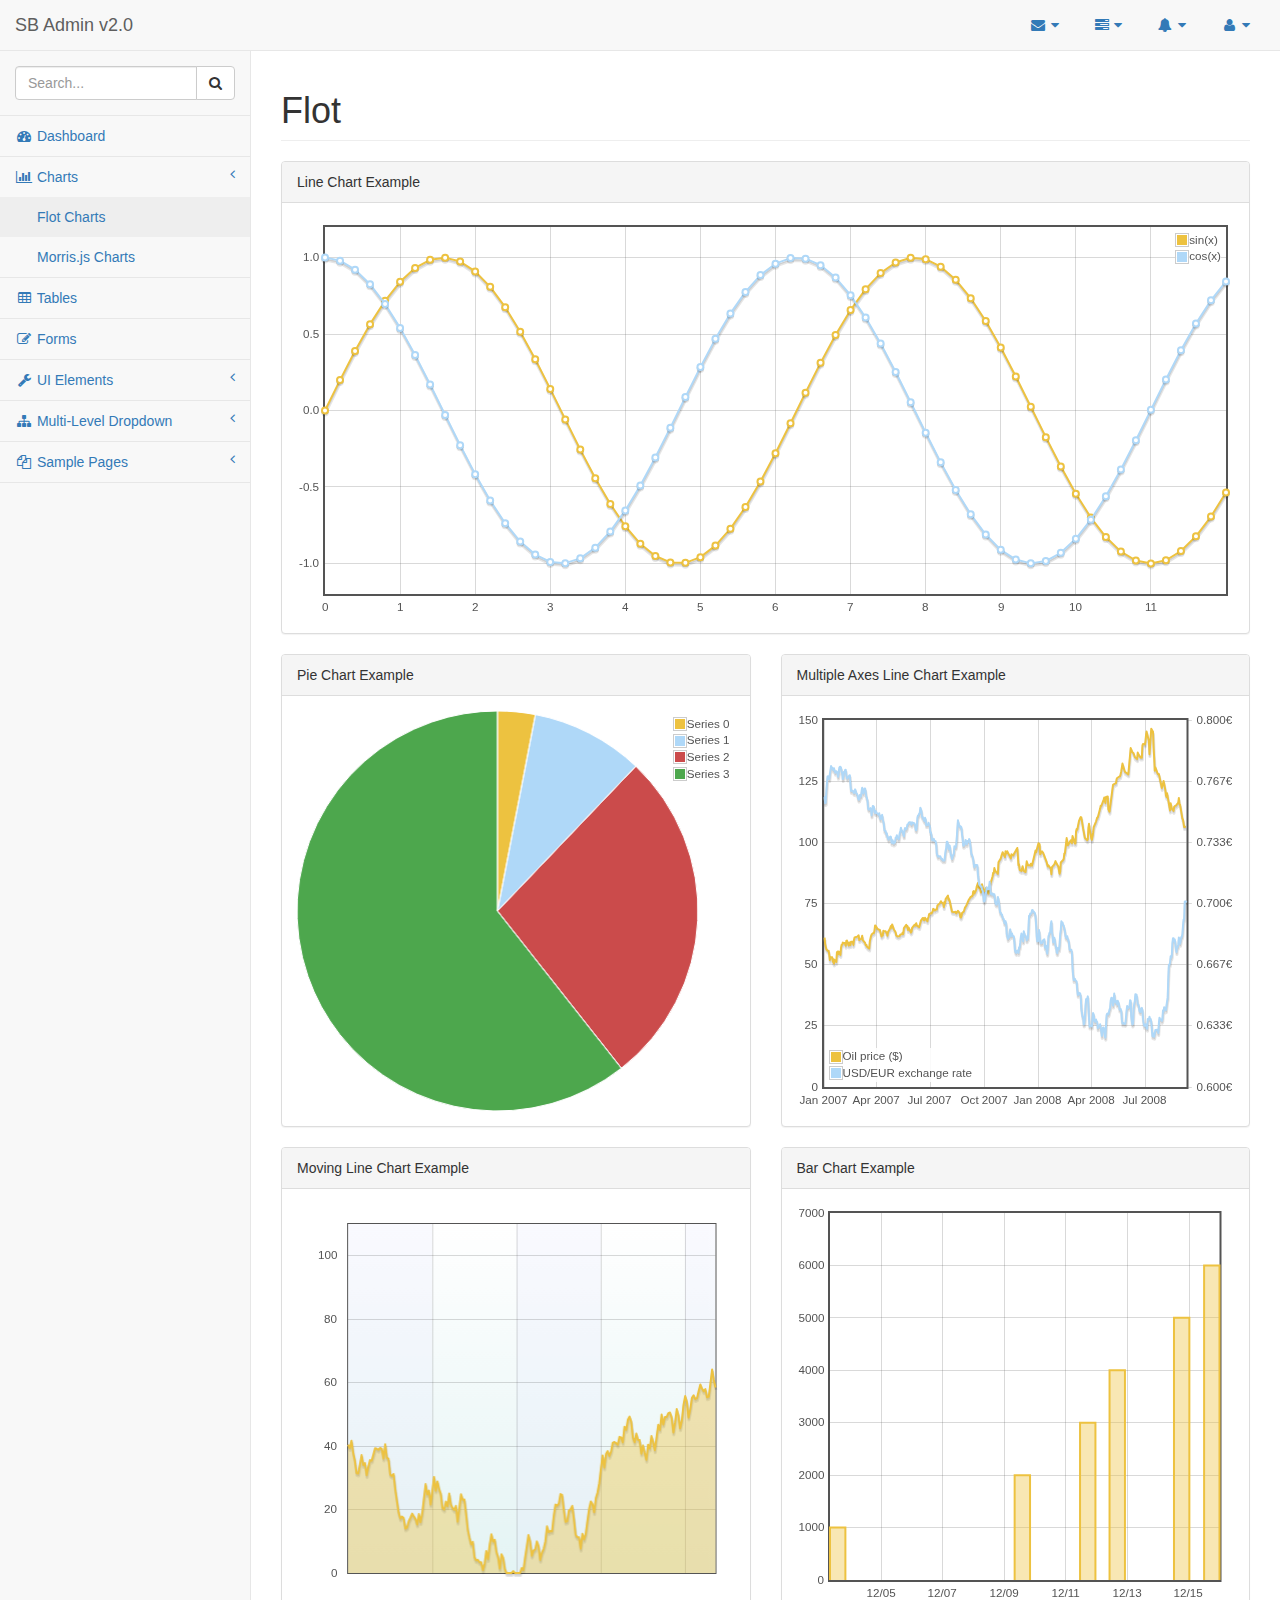
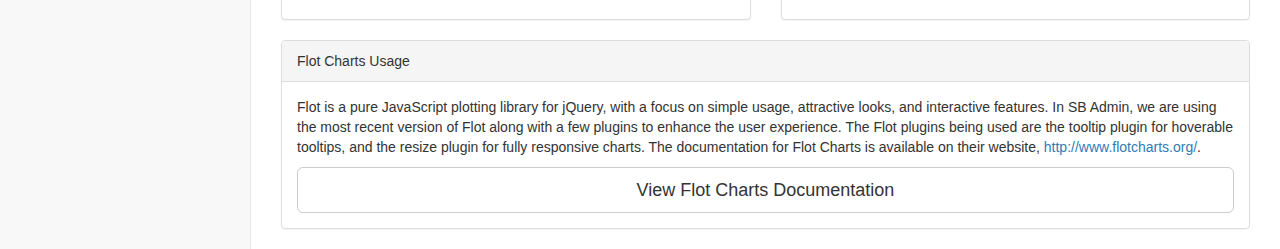
<file: pages/flot.html>
<!DOCTYPE html>
<html lang="en">

<head>

    <meta charset="utf-8">
    <meta http-equiv="X-UA-Compatible" content="IE=edge">
    <meta name="viewport" content="width=device-width, initial-scale=1">
    <meta name="description" content="">
    <meta name="author" content="">

    <title>SB Admin 2 - Bootstrap Admin Theme</title>

    <!-- Bootstrap Core CSS -->
    <link href="../vendor/bootstrap/css/bootstrap.min.css" rel="stylesheet">

    <!-- MetisMenu CSS -->
    <link href="../vendor/metisMenu/metisMenu.min.css" rel="stylesheet">

    <!-- Custom CSS -->
    <link href="../dist/css/sb-admin-2.css" rel="stylesheet">

    <!-- Morris Charts CSS -->
    <link href="../vendor/morrisjs/morris.css" rel="stylesheet">

    <!-- Custom Fonts -->
    <link href="../vendor/font-awesome/css/font-awesome.min.css" rel="stylesheet" type="text/css">

    <!-- HTML5 Shim and Respond.js IE8 support of HTML5 elements and media queries -->
    <!-- WARNING: Respond.js doesn't work if you view the page via file:// -->
    <!--[if lt IE 9]>
        <script src="https://oss.maxcdn.com/libs/html5shiv/3.7.0/html5shiv.js"></script>
        <script src="https://oss.maxcdn.com/libs/respond.js/1.4.2/respond.min.js"></script>
    <![endif]-->

</head>

<body>

    <div id="wrapper">

        <!-- Navigation -->
        <nav class="navbar navbar-default navbar-static-top" role="navigation" style="margin-bottom: 0">
            <div class="navbar-header">
                <button type="button" class="navbar-toggle" data-toggle="collapse" data-target=".navbar-collapse">
                    <span class="sr-only">Toggle navigation</span>
                    <span class="icon-bar"></span>
                    <span class="icon-bar"></span>
                    <span class="icon-bar"></span>
                </button>
                <a class="navbar-brand" href="index.html">SB Admin v2.0</a>
            </div>
            <!-- /.navbar-header -->

            <ul class="nav navbar-top-links navbar-right">
                <li class="dropdown">
                    <a class="dropdown-toggle" data-toggle="dropdown" href="#">
                        <i class="fa fa-envelope fa-fw"></i> <i class="fa fa-caret-down"></i>
                    </a>
                    <ul class="dropdown-menu dropdown-messages">
                        <li>
                            <a href="#">
                                <div>
                                    <strong>John Smith</strong>
                                    <span class="pull-right text-muted">
                                        <em>Yesterday</em>
                                    </span>
                                </div>
                                <div>Lorem ipsum dolor sit amet, consectetur adipiscing elit. Pellentesque eleifend...</div>
                            </a>
                        </li>
                        <li class="divider"></li>
                        <li>
                            <a href="#">
                                <div>
                                    <strong>John Smith</strong>
                                    <span class="pull-right text-muted">
                                        <em>Yesterday</em>
                                    </span>
                                </div>
                                <div>Lorem ipsum dolor sit amet, consectetur adipiscing elit. Pellentesque eleifend...</div>
                            </a>
                        </li>
                        <li class="divider"></li>
                        <li>
                            <a href="#">
                                <div>
                                    <strong>John Smith</strong>
                                    <span class="pull-right text-muted">
                                        <em>Yesterday</em>
                                    </span>
                                </div>
                                <div>Lorem ipsum dolor sit amet, consectetur adipiscing elit. Pellentesque eleifend...</div>
                            </a>
                        </li>
                        <li class="divider"></li>
                        <li>
                            <a class="text-center" href="#">
                                <strong>Read All Messages</strong>
                                <i class="fa fa-angle-right"></i>
                            </a>
                        </li>
                    </ul>
                    <!-- /.dropdown-messages -->
                </li>
                <!-- /.dropdown -->
                <li class="dropdown">
                    <a class="dropdown-toggle" data-toggle="dropdown" href="#">
                        <i class="fa fa-tasks fa-fw"></i> <i class="fa fa-caret-down"></i>
                    </a>
                    <ul class="dropdown-menu dropdown-tasks">
                        <li>
                            <a href="#">
                                <div>
                                    <p>
                                        <strong>Task 1</strong>
                                        <span class="pull-right text-muted">40% Complete</span>
                                    </p>
                                    <div class="progress progress-striped active">
                                        <div class="progress-bar progress-bar-success" role="progressbar" aria-valuenow="40" aria-valuemin="0" aria-valuemax="100" style="width: 40%">
                                            <span class="sr-only">40% Complete (success)</span>
                                        </div>
                                    </div>
                                </div>
                            </a>
                        </li>
                        <li class="divider"></li>
                        <li>
                            <a href="#">
                                <div>
                                    <p>
                                        <strong>Task 2</strong>
                                        <span class="pull-right text-muted">20% Complete</span>
                                    </p>
                                    <div class="progress progress-striped active">
                                        <div class="progress-bar progress-bar-info" role="progressbar" aria-valuenow="20" aria-valuemin="0" aria-valuemax="100" style="width: 20%">
                                            <span class="sr-only">20% Complete</span>
                                        </div>
                                    </div>
                                </div>
                            </a>
                        </li>
                        <li class="divider"></li>
                        <li>
                            <a href="#">
                                <div>
                                    <p>
                                        <strong>Task 3</strong>
                                        <span class="pull-right text-muted">60% Complete</span>
                                    </p>
                                    <div class="progress progress-striped active">
                                        <div class="progress-bar progress-bar-warning" role="progressbar" aria-valuenow="60" aria-valuemin="0" aria-valuemax="100" style="width: 60%">
                                            <span class="sr-only">60% Complete (warning)</span>
                                        </div>
                                    </div>
                                </div>
                            </a>
                        </li>
                        <li class="divider"></li>
                        <li>
                            <a href="#">
                                <div>
                                    <p>
                                        <strong>Task 4</strong>
                                        <span class="pull-right text-muted">80% Complete</span>
                                    </p>
                                    <div class="progress progress-striped active">
                                        <div class="progress-bar progress-bar-danger" role="progressbar" aria-valuenow="80" aria-valuemin="0" aria-valuemax="100" style="width: 80%">
                                            <span class="sr-only">80% Complete (danger)</span>
                                        </div>
                                    </div>
                                </div>
                            </a>
                        </li>
                        <li class="divider"></li>
                        <li>
                            <a class="text-center" href="#">
                                <strong>See All Tasks</strong>
                                <i class="fa fa-angle-right"></i>
                            </a>
                        </li>
                    </ul>
                    <!-- /.dropdown-tasks -->
                </li>
                <!-- /.dropdown -->
                <li class="dropdown">
                    <a class="dropdown-toggle" data-toggle="dropdown" href="#">
                        <i class="fa fa-bell fa-fw"></i> <i class="fa fa-caret-down"></i>
                    </a>
                    <ul class="dropdown-menu dropdown-alerts">
                        <li>
                            <a href="#">
                                <div>
                                    <i class="fa fa-comment fa-fw"></i> New Comment
                                    <span class="pull-right text-muted small">4 minutes ago</span>
                                </div>
                            </a>
                        </li>
                        <li class="divider"></li>
                        <li>
                            <a href="#">
                                <div>
                                    <i class="fa fa-twitter fa-fw"></i> 3 New Followers
                                    <span class="pull-right text-muted small">12 minutes ago</span>
                                </div>
                            </a>
                        </li>
                        <li class="divider"></li>
                        <li>
                            <a href="#">
                                <div>
                                    <i class="fa fa-envelope fa-fw"></i> Message Sent
                                    <span class="pull-right text-muted small">4 minutes ago</span>
                                </div>
                            </a>
                        </li>
                        <li class="divider"></li>
                        <li>
                            <a href="#">
                                <div>
                                    <i class="fa fa-tasks fa-fw"></i> New Task
                                    <span class="pull-right text-muted small">4 minutes ago</span>
                                </div>
                            </a>
                        </li>
                        <li class="divider"></li>
                        <li>
                            <a href="#">
                                <div>
                                    <i class="fa fa-upload fa-fw"></i> Server Rebooted
                                    <span class="pull-right text-muted small">4 minutes ago</span>
                                </div>
                            </a>
                        </li>
                        <li class="divider"></li>
                        <li>
                            <a class="text-center" href="#">
                                <strong>See All Alerts</strong>
                                <i class="fa fa-angle-right"></i>
                            </a>
                        </li>
                    </ul>
                    <!-- /.dropdown-alerts -->
                </li>
                <!-- /.dropdown -->
                <li class="dropdown">
                    <a class="dropdown-toggle" data-toggle="dropdown" href="#">
                        <i class="fa fa-user fa-fw"></i> <i class="fa fa-caret-down"></i>
                    </a>
                    <ul class="dropdown-menu dropdown-user">
                        <li><a href="#"><i class="fa fa-user fa-fw"></i> User Profile</a>
                        </li>
                        <li><a href="#"><i class="fa fa-gear fa-fw"></i> Settings</a>
                        </li>
                        <li class="divider"></li>
                        <li><a href="login.html"><i class="fa fa-sign-out fa-fw"></i> Logout</a>
                        </li>
                    </ul>
                    <!-- /.dropdown-user -->
                </li>
                <!-- /.dropdown -->
            </ul>
            <!-- /.navbar-top-links -->

            <div class="navbar-default sidebar" role="navigation">
                <div class="sidebar-nav navbar-collapse">
                    <ul class="nav" id="side-menu">
                        <li class="sidebar-search">
                            <div class="input-group custom-search-form">
                                <input type="text" class="form-control" placeholder="Search...">
                                <span class="input-group-btn">
                                <button class="btn btn-default" type="button">
                                    <i class="fa fa-search"></i>
                                </button>
                            </span>
                            </div>
                            <!-- /input-group -->
                        </li>
                        <li>
                            <a href="index.html"><i class="fa fa-dashboard fa-fw"></i> Dashboard</a>
                        </li>
                        <li>
                            <a href="#"><i class="fa fa-bar-chart-o fa-fw"></i> Charts<span class="fa arrow"></span></a>
                            <ul class="nav nav-second-level">
                                <li>
                                    <a href="flot.html">Flot Charts</a>
                                </li>
                                <li>
                                    <a href="morris.html">Morris.js Charts</a>
                                </li>
                            </ul>
                            <!-- /.nav-second-level -->
                        </li>
                        <li>
                            <a href="tables.html"><i class="fa fa-table fa-fw"></i> Tables</a>
                        </li>
                        <li>
                            <a href="forms.html"><i class="fa fa-edit fa-fw"></i> Forms</a>
                        </li>
                        <li>
                            <a href="#"><i class="fa fa-wrench fa-fw"></i> UI Elements<span class="fa arrow"></span></a>
                            <ul class="nav nav-second-level">
                                <li>
                                    <a href="panels-wells.html">Panels and Wells</a>
                                </li>
                                <li>
                                    <a href="buttons.html">Buttons</a>
                                </li>
                                <li>
                                    <a href="notifications.html">Notifications</a>
                                </li>
                                <li>
                                    <a href="typography.html">Typography</a>
                                </li>
                                <li>
                                    <a href="icons.html"> Icons</a>
                                </li>
                                <li>
                                    <a href="grid.html">Grid</a>
                                </li>
                            </ul>
                            <!-- /.nav-second-level -->
                        </li>
                        <li>
                            <a href="#"><i class="fa fa-sitemap fa-fw"></i> Multi-Level Dropdown<span class="fa arrow"></span></a>
                            <ul class="nav nav-second-level">
                                <li>
                                    <a href="#">Second Level Item</a>
                                </li>
                                <li>
                                    <a href="#">Second Level Item</a>
                                </li>
                                <li>
                                    <a href="#">Third Level <span class="fa arrow"></span></a>
                                    <ul class="nav nav-third-level">
                                        <li>
                                            <a href="#">Third Level Item</a>
                                        </li>
                                        <li>
                                            <a href="#">Third Level Item</a>
                                        </li>
                                        <li>
                                            <a href="#">Third Level Item</a>
                                        </li>
                                        <li>
                                            <a href="#">Third Level Item</a>
                                        </li>
                                    </ul>
                                    <!-- /.nav-third-level -->
                                </li>
                            </ul>
                            <!-- /.nav-second-level -->
                        </li>
                        <li>
                            <a href="#"><i class="fa fa-files-o fa-fw"></i> Sample Pages<span class="fa arrow"></span></a>
                            <ul class="nav nav-second-level">
                                <li>
                                    <a href="blank.html">Blank Page</a>
                                </li>
                                <li>
                                    <a href="login.html">Login Page</a>
                                </li>
                            </ul>
                            <!-- /.nav-second-level -->
                        </li>
                    </ul>
                </div>
                <!-- /.sidebar-collapse -->
            </div>
            <!-- /.navbar-static-side -->
        </nav>

        <div id="page-wrapper">
            <div class="row">
                <div class="col-lg-12">
                    <h1 class="page-header">Flot</h1>
                </div>
                <!-- /.col-lg-12 -->
            </div>
            <!-- /.row -->
            <div class="row">
                <div class="col-lg-12">
                    <div class="panel panel-default">
                        <div class="panel-heading">
                            Line Chart Example
                        </div>
                        <!-- /.panel-heading -->
                        <div class="panel-body">
                            <div class="flot-chart">
                                <div class="flot-chart-content" id="flot-line-chart"></div>
                            </div>
                        </div>
                        <!-- /.panel-body -->
                    </div>
                    <!-- /.panel -->
                </div>
                <!-- /.col-lg-12 -->
                <div class="col-lg-6">
                    <div class="panel panel-default">
                        <div class="panel-heading">
                            Pie Chart Example
                        </div>
                        <!-- /.panel-heading -->
                        <div class="panel-body">
                            <div class="flot-chart">
                                <div class="flot-chart-content" id="flot-pie-chart"></div>
                            </div>
                        </div>
                        <!-- /.panel-body -->
                    </div>
                    <!-- /.panel -->
                </div>
                <!-- /.col-lg-6 -->
                <div class="col-lg-6">
                    <div class="panel panel-default">
                        <div class="panel-heading">
                            Multiple Axes Line Chart Example
                        </div>
                        <!-- /.panel-heading -->
                        <div class="panel-body">
                            <div class="flot-chart">
                                <div class="flot-chart-content" id="flot-line-chart-multi"></div>
                            </div>
                        </div>
                        <!-- /.panel-body -->
                    </div>
                    <!-- /.panel -->
                </div>
                <!-- /.col-lg-6 -->
                <div class="col-lg-6">
                    <div class="panel panel-default">
                        <div class="panel-heading">
                            Moving Line Chart Example
                        </div>
                        <!-- /.panel-heading -->
                        <div class="panel-body">
                            <div class="flot-chart">
                                <div class="flot-chart-content" id="flot-line-chart-moving"></div>
                            </div>
                        </div>
                        <!-- /.panel-body -->
                    </div>
                    <!-- /.panel -->
                </div>
                <!-- /.col-lg-6 -->
                <div class="col-lg-6">
                    <div class="panel panel-default">
                        <div class="panel-heading">
                            Bar Chart Example
                        </div>
                        <!-- /.panel-heading -->
                        <div class="panel-body">
                            <div class="flot-chart">
                                <div class="flot-chart-content" id="flot-bar-chart"></div>
                            </div>
                        </div>
                        <!-- /.panel-body -->
                    </div>
                    <!-- /.panel -->
                </div>
                <!-- /.col-lg-6 -->
                <div class="col-lg-12">
                    <div class="panel panel-default">
                        <div class="panel-heading">
                            Flot Charts Usage
                        </div>
                        <!-- /.panel-heading -->
                        <div class="panel-body">
                            <p>Flot is a pure JavaScript plotting library for jQuery, with a focus on simple usage, attractive looks, and interactive features. In SB Admin, we are using the most recent version of Flot along with a few plugins to enhance the user experience. The Flot plugins being used are the tooltip plugin for hoverable tooltips, and the resize plugin for fully responsive charts. The documentation for Flot Charts is available on their website, <a target="_blank" href="http://www.flotcharts.org/">http://www.flotcharts.org/</a>.</p>
                            <a target="_blank" class="btn btn-default btn-lg btn-block" href="http://www.flotcharts.org/">View Flot Charts Documentation</a>
                        </div>
                        <!-- /.panel-body -->
                    </div>
                    <!-- /.panel -->
                </div>
                <!-- /.col-lg-6 -->
            </div>
            <!-- /.row -->
        </div>
        <!-- /#page-wrapper -->

    </div>
    <!-- /#wrapper -->

    <!-- jQuery -->
    <script src="../vendor/jquery/jquery.min.js"></script>

    <!-- Bootstrap Core JavaScript -->
    <script src="../vendor/bootstrap/js/bootstrap.min.js"></script>

    <!-- Metis Menu Plugin JavaScript -->
    <script src="../vendor/metisMenu/metisMenu.min.js"></script>

    <!-- Flot Charts JavaScript -->
    <script src="../vendor/flot/excanvas.min.js"></script>
    <script src="../vendor/flot/jquery.flot.js"></script>
    <script src="../vendor/flot/jquery.flot.pie.js"></script>
    <script src="../vendor/flot/jquery.flot.resize.js"></script>
    <script src="../vendor/flot/jquery.flot.time.js"></script>
    <script src="../vendor/flot-tooltip/jquery.flot.tooltip.min.js"></script>
    <script src="../data/flot-data.js"></script>

    <!-- Custom Theme JavaScript -->
    <script src="../dist/js/sb-admin-2.js"></script>

</body>

</html>
</file>
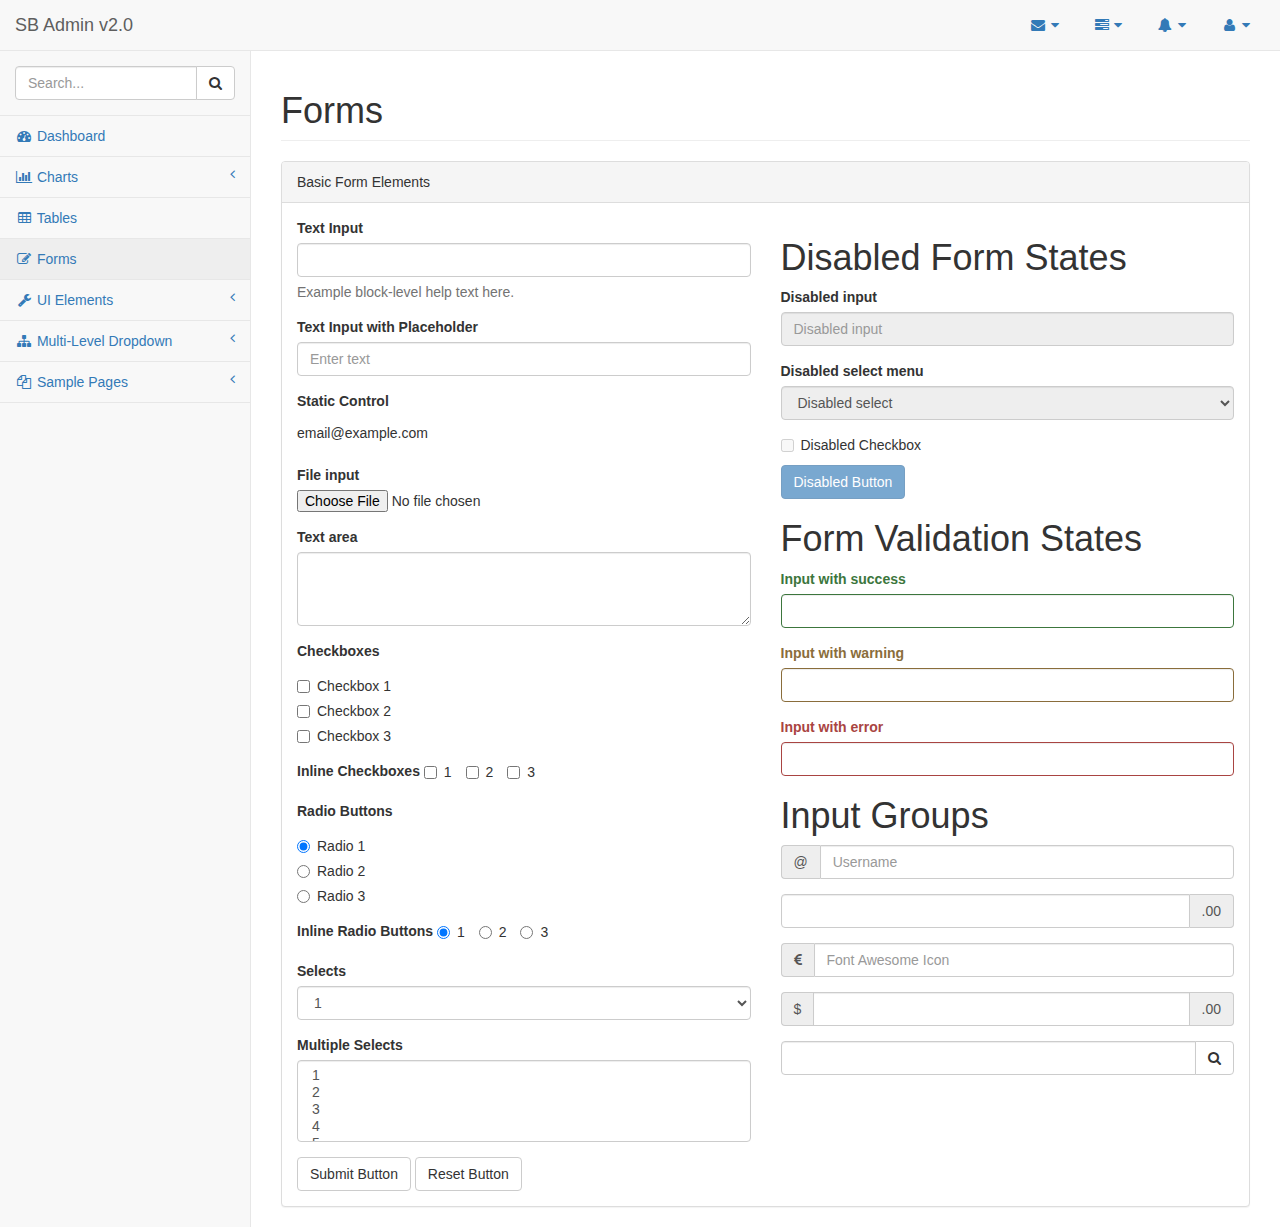
<file: pages/forms.html>
<!DOCTYPE html>
<html lang="en">

<head>

    <meta charset="utf-8">
    <meta http-equiv="X-UA-Compatible" content="IE=edge">
    <meta name="viewport" content="width=device-width, initial-scale=1">
    <meta name="description" content="">
    <meta name="author" content="">

    <title>SB Admin 2 - Bootstrap Admin Theme</title>

    <!-- Bootstrap Core CSS -->
    <link href="../vendor/bootstrap/css/bootstrap.min.css" rel="stylesheet">

    <!-- MetisMenu CSS -->
    <link href="../vendor/metisMenu/metisMenu.min.css" rel="stylesheet">

    <!-- Custom CSS -->
    <link href="../dist/css/sb-admin-2.css" rel="stylesheet">

    <!-- Custom Fonts -->
    <link href="../vendor/font-awesome/css/font-awesome.min.css" rel="stylesheet" type="text/css">

    <!-- HTML5 Shim and Respond.js IE8 support of HTML5 elements and media queries -->
    <!-- WARNING: Respond.js doesn't work if you view the page via file:// -->
    <!--[if lt IE 9]>
        <script src="https://oss.maxcdn.com/libs/html5shiv/3.7.0/html5shiv.js"></script>
        <script src="https://oss.maxcdn.com/libs/respond.js/1.4.2/respond.min.js"></script>
    <![endif]-->

</head>

<body>

    <div id="wrapper">

        <!-- Navigation -->
        <nav class="navbar navbar-default navbar-static-top" role="navigation" style="margin-bottom: 0">
            <div class="navbar-header">
                <button type="button" class="navbar-toggle" data-toggle="collapse" data-target=".navbar-collapse">
                    <span class="sr-only">Toggle navigation</span>
                    <span class="icon-bar"></span>
                    <span class="icon-bar"></span>
                    <span class="icon-bar"></span>
                </button>
                <a class="navbar-brand" href="index.html">SB Admin v2.0</a>
            </div>
            <!-- /.navbar-header -->

            <ul class="nav navbar-top-links navbar-right">
                <li class="dropdown">
                    <a class="dropdown-toggle" data-toggle="dropdown" href="#">
                        <i class="fa fa-envelope fa-fw"></i> <i class="fa fa-caret-down"></i>
                    </a>
                    <ul class="dropdown-menu dropdown-messages">
                        <li>
                            <a href="#">
                                <div>
                                    <strong>John Smith</strong>
                                    <span class="pull-right text-muted">
                                        <em>Yesterday</em>
                                    </span>
                                </div>
                                <div>Lorem ipsum dolor sit amet, consectetur adipiscing elit. Pellentesque eleifend...</div>
                            </a>
                        </li>
                        <li class="divider"></li>
                        <li>
                            <a href="#">
                                <div>
                                    <strong>John Smith</strong>
                                    <span class="pull-right text-muted">
                                        <em>Yesterday</em>
                                    </span>
                                </div>
                                <div>Lorem ipsum dolor sit amet, consectetur adipiscing elit. Pellentesque eleifend...</div>
                            </a>
                        </li>
                        <li class="divider"></li>
                        <li>
                            <a href="#">
                                <div>
                                    <strong>John Smith</strong>
                                    <span class="pull-right text-muted">
                                        <em>Yesterday</em>
                                    </span>
                                </div>
                                <div>Lorem ipsum dolor sit amet, consectetur adipiscing elit. Pellentesque eleifend...</div>
                            </a>
                        </li>
                        <li class="divider"></li>
                        <li>
                            <a class="text-center" href="#">
                                <strong>Read All Messages</strong>
                                <i class="fa fa-angle-right"></i>
                            </a>
                        </li>
                    </ul>
                    <!-- /.dropdown-messages -->
                </li>
                <!-- /.dropdown -->
                <li class="dropdown">
                    <a class="dropdown-toggle" data-toggle="dropdown" href="#">
                        <i class="fa fa-tasks fa-fw"></i> <i class="fa fa-caret-down"></i>
                    </a>
                    <ul class="dropdown-menu dropdown-tasks">
                        <li>
                            <a href="#">
                                <div>
                                    <p>
                                        <strong>Task 1</strong>
                                        <span class="pull-right text-muted">40% Complete</span>
                                    </p>
                                    <div class="progress progress-striped active">
                                        <div class="progress-bar progress-bar-success" role="progressbar" aria-valuenow="40" aria-valuemin="0" aria-valuemax="100" style="width: 40%">
                                            <span class="sr-only">40% Complete (success)</span>
                                        </div>
                                    </div>
                                </div>
                            </a>
                        </li>
                        <li class="divider"></li>
                        <li>
                            <a href="#">
                                <div>
                                    <p>
                                        <strong>Task 2</strong>
                                        <span class="pull-right text-muted">20% Complete</span>
                                    </p>
                                    <div class="progress progress-striped active">
                                        <div class="progress-bar progress-bar-info" role="progressbar" aria-valuenow="20" aria-valuemin="0" aria-valuemax="100" style="width: 20%">
                                            <span class="sr-only">20% Complete</span>
                                        </div>
                                    </div>
                                </div>
                            </a>
                        </li>
                        <li class="divider"></li>
                        <li>
                            <a href="#">
                                <div>
                                    <p>
                                        <strong>Task 3</strong>
                                        <span class="pull-right text-muted">60% Complete</span>
                                    </p>
                                    <div class="progress progress-striped active">
                                        <div class="progress-bar progress-bar-warning" role="progressbar" aria-valuenow="60" aria-valuemin="0" aria-valuemax="100" style="width: 60%">
                                            <span class="sr-only">60% Complete (warning)</span>
                                        </div>
                                    </div>
                                </div>
                            </a>
                        </li>
                        <li class="divider"></li>
                        <li>
                            <a href="#">
                                <div>
                                    <p>
                                        <strong>Task 4</strong>
                                        <span class="pull-right text-muted">80% Complete</span>
                                    </p>
                                    <div class="progress progress-striped active">
                                        <div class="progress-bar progress-bar-danger" role="progressbar" aria-valuenow="80" aria-valuemin="0" aria-valuemax="100" style="width: 80%">
                                            <span class="sr-only">80% Complete (danger)</span>
                                        </div>
                                    </div>
                                </div>
                            </a>
                        </li>
                        <li class="divider"></li>
                        <li>
                            <a class="text-center" href="#">
                                <strong>See All Tasks</strong>
                                <i class="fa fa-angle-right"></i>
                            </a>
                        </li>
                    </ul>
                    <!-- /.dropdown-tasks -->
                </li>
                <!-- /.dropdown -->
                <li class="dropdown">
                    <a class="dropdown-toggle" data-toggle="dropdown" href="#">
                        <i class="fa fa-bell fa-fw"></i> <i class="fa fa-caret-down"></i>
                    </a>
                    <ul class="dropdown-menu dropdown-alerts">
                        <li>
                            <a href="#">
                                <div>
                                    <i class="fa fa-comment fa-fw"></i> New Comment
                                    <span class="pull-right text-muted small">4 minutes ago</span>
                                </div>
                            </a>
                        </li>
                        <li class="divider"></li>
                        <li>
                            <a href="#">
                                <div>
                                    <i class="fa fa-twitter fa-fw"></i> 3 New Followers
                                    <span class="pull-right text-muted small">12 minutes ago</span>
                                </div>
                            </a>
                        </li>
                        <li class="divider"></li>
                        <li>
                            <a href="#">
                                <div>
                                    <i class="fa fa-envelope fa-fw"></i> Message Sent
                                    <span class="pull-right text-muted small">4 minutes ago</span>
                                </div>
                            </a>
                        </li>
                        <li class="divider"></li>
                        <li>
                            <a href="#">
                                <div>
                                    <i class="fa fa-tasks fa-fw"></i> New Task
                                    <span class="pull-right text-muted small">4 minutes ago</span>
                                </div>
                            </a>
                        </li>
                        <li class="divider"></li>
                        <li>
                            <a href="#">
                                <div>
                                    <i class="fa fa-upload fa-fw"></i> Server Rebooted
                                    <span class="pull-right text-muted small">4 minutes ago</span>
                                </div>
                            </a>
                        </li>
                        <li class="divider"></li>
                        <li>
                            <a class="text-center" href="#">
                                <strong>See All Alerts</strong>
                                <i class="fa fa-angle-right"></i>
                            </a>
                        </li>
                    </ul>
                    <!-- /.dropdown-alerts -->
                </li>
                <!-- /.dropdown -->
                <li class="dropdown">
                    <a class="dropdown-toggle" data-toggle="dropdown" href="#">
                        <i class="fa fa-user fa-fw"></i> <i class="fa fa-caret-down"></i>
                    </a>
                    <ul class="dropdown-menu dropdown-user">
                        <li><a href="#"><i class="fa fa-user fa-fw"></i> User Profile</a>
                        </li>
                        <li><a href="#"><i class="fa fa-gear fa-fw"></i> Settings</a>
                        </li>
                        <li class="divider"></li>
                        <li><a href="login.html"><i class="fa fa-sign-out fa-fw"></i> Logout</a>
                        </li>
                    </ul>
                    <!-- /.dropdown-user -->
                </li>
                <!-- /.dropdown -->
            </ul>
            <!-- /.navbar-top-links -->

            <div class="navbar-default sidebar" role="navigation">
                <div class="sidebar-nav navbar-collapse">
                    <ul class="nav" id="side-menu">
                        <li class="sidebar-search">
                            <div class="input-group custom-search-form">
                                <input type="text" class="form-control" placeholder="Search...">
                                <span class="input-group-btn">
                                <button class="btn btn-default" type="button">
                                    <i class="fa fa-search"></i>
                                </button>
                            </span>
                            </div>
                            <!-- /input-group -->
                        </li>
                        <li>
                            <a href="index.html"><i class="fa fa-dashboard fa-fw"></i> Dashboard</a>
                        </li>
                        <li>
                            <a href="#"><i class="fa fa-bar-chart-o fa-fw"></i> Charts<span class="fa arrow"></span></a>
                            <ul class="nav nav-second-level">
                                <li>
                                    <a href="flot.html">Flot Charts</a>
                                </li>
                                <li>
                                    <a href="morris.html">Morris.js Charts</a>
                                </li>
                            </ul>
                            <!-- /.nav-second-level -->
                        </li>
                        <li>
                            <a href="tables.html"><i class="fa fa-table fa-fw"></i> Tables</a>
                        </li>
                        <li>
                            <a href="forms.html"><i class="fa fa-edit fa-fw"></i> Forms</a>
                        </li>
                        <li>
                            <a href="#"><i class="fa fa-wrench fa-fw"></i> UI Elements<span class="fa arrow"></span></a>
                            <ul class="nav nav-second-level">
                                <li>
                                    <a href="panels-wells.html">Panels and Wells</a>
                                </li>
                                <li>
                                    <a href="buttons.html">Buttons</a>
                                </li>
                                <li>
                                    <a href="notifications.html">Notifications</a>
                                </li>
                                <li>
                                    <a href="typography.html">Typography</a>
                                </li>
                                <li>
                                    <a href="icons.html"> Icons</a>
                                </li>
                                <li>
                                    <a href="grid.html">Grid</a>
                                </li>
                            </ul>
                            <!-- /.nav-second-level -->
                        </li>
                        <li>
                            <a href="#"><i class="fa fa-sitemap fa-fw"></i> Multi-Level Dropdown<span class="fa arrow"></span></a>
                            <ul class="nav nav-second-level">
                                <li>
                                    <a href="#">Second Level Item</a>
                                </li>
                                <li>
                                    <a href="#">Second Level Item</a>
                                </li>
                                <li>
                                    <a href="#">Third Level <span class="fa arrow"></span></a>
                                    <ul class="nav nav-third-level">
                                        <li>
                                            <a href="#">Third Level Item</a>
                                        </li>
                                        <li>
                                            <a href="#">Third Level Item</a>
                                        </li>
                                        <li>
                                            <a href="#">Third Level Item</a>
                                        </li>
                                        <li>
                                            <a href="#">Third Level Item</a>
                                        </li>
                                    </ul>
                                    <!-- /.nav-third-level -->
                                </li>
                            </ul>
                            <!-- /.nav-second-level -->
                        </li>
                        <li>
                            <a href="#"><i class="fa fa-files-o fa-fw"></i> Sample Pages<span class="fa arrow"></span></a>
                            <ul class="nav nav-second-level">
                                <li>
                                    <a href="blank.html">Blank Page</a>
                                </li>
                                <li>
                                    <a href="login.html">Login Page</a>
                                </li>
                            </ul>
                            <!-- /.nav-second-level -->
                        </li>
                    </ul>
                </div>
                <!-- /.sidebar-collapse -->
            </div>
            <!-- /.navbar-static-side -->
        </nav>

        <div id="page-wrapper">
            <div class="row">
                <div class="col-lg-12">
                    <h1 class="page-header">Forms</h1>
                </div>
                <!-- /.col-lg-12 -->
            </div>
            <!-- /.row -->
            <div class="row">
                <div class="col-lg-12">
                    <div class="panel panel-default">
                        <div class="panel-heading">
                            Basic Form Elements
                        </div>
                        <div class="panel-body">
                            <div class="row">
                                <div class="col-lg-6">
                                    <form role="form">
                                        <div class="form-group">
                                            <label>Text Input</label>
                                            <input class="form-control">
                                            <p class="help-block">Example block-level help text here.</p>
                                        </div>
                                        <div class="form-group">
                                            <label>Text Input with Placeholder</label>
                                            <input class="form-control" placeholder="Enter text">
                                        </div>
                                        <div class="form-group">
                                            <label>Static Control</label>
                                            <p class="form-control-static">email@example.com</p>
                                        </div>
                                        <div class="form-group">
                                            <label>File input</label>
                                            <input type="file">
                                        </div>
                                        <div class="form-group">
                                            <label>Text area</label>
                                            <textarea class="form-control" rows="3"></textarea>
                                        </div>
                                        <div class="form-group">
                                            <label>Checkboxes</label>
                                            <div class="checkbox">
                                                <label>
                                                    <input type="checkbox" value="">Checkbox 1
                                                </label>
                                            </div>
                                            <div class="checkbox">
                                                <label>
                                                    <input type="checkbox" value="">Checkbox 2
                                                </label>
                                            </div>
                                            <div class="checkbox">
                                                <label>
                                                    <input type="checkbox" value="">Checkbox 3
                                                </label>
                                            </div>
                                        </div>
                                        <div class="form-group">
                                            <label>Inline Checkboxes</label>
                                            <label class="checkbox-inline">
                                                <input type="checkbox">1
                                            </label>
                                            <label class="checkbox-inline">
                                                <input type="checkbox">2
                                            </label>
                                            <label class="checkbox-inline">
                                                <input type="checkbox">3
                                            </label>
                                        </div>
                                        <div class="form-group">
                                            <label>Radio Buttons</label>
                                            <div class="radio">
                                                <label>
                                                    <input type="radio" name="optionsRadios" id="optionsRadios1" value="option1" checked>Radio 1
                                                </label>
                                            </div>
                                            <div class="radio">
                                                <label>
                                                    <input type="radio" name="optionsRadios" id="optionsRadios2" value="option2">Radio 2
                                                </label>
                                            </div>
                                            <div class="radio">
                                                <label>
                                                    <input type="radio" name="optionsRadios" id="optionsRadios3" value="option3">Radio 3
                                                </label>
                                            </div>
                                        </div>
                                        <div class="form-group">
                                            <label>Inline Radio Buttons</label>
                                            <label class="radio-inline">
                                                <input type="radio" name="optionsRadiosInline" id="optionsRadiosInline1" value="option1" checked>1
                                            </label>
                                            <label class="radio-inline">
                                                <input type="radio" name="optionsRadiosInline" id="optionsRadiosInline2" value="option2">2
                                            </label>
                                            <label class="radio-inline">
                                                <input type="radio" name="optionsRadiosInline" id="optionsRadiosInline3" value="option3">3
                                            </label>
                                        </div>
                                        <div class="form-group">
                                            <label>Selects</label>
                                            <select class="form-control">
                                                <option>1</option>
                                                <option>2</option>
                                                <option>3</option>
                                                <option>4</option>
                                                <option>5</option>
                                            </select>
                                        </div>
                                        <div class="form-group">
                                            <label>Multiple Selects</label>
                                            <select multiple class="form-control">
                                                <option>1</option>
                                                <option>2</option>
                                                <option>3</option>
                                                <option>4</option>
                                                <option>5</option>
                                            </select>
                                        </div>
                                        <button type="submit" class="btn btn-default">Submit Button</button>
                                        <button type="reset" class="btn btn-default">Reset Button</button>
                                    </form>
                                </div>
                                <!-- /.col-lg-6 (nested) -->
                                <div class="col-lg-6">
                                    <h1>Disabled Form States</h1>
                                    <form role="form">
                                        <fieldset disabled>
                                            <div class="form-group">
                                                <label for="disabledSelect">Disabled input</label>
                                                <input class="form-control" id="disabledInput" type="text" placeholder="Disabled input" disabled>
                                            </div>
                                            <div class="form-group">
                                                <label for="disabledSelect">Disabled select menu</label>
                                                <select id="disabledSelect" class="form-control">
                                                    <option>Disabled select</option>
                                                </select>
                                            </div>
                                            <div class="checkbox">
                                                <label>
                                                    <input type="checkbox">Disabled Checkbox
                                                </label>
                                            </div>
                                            <button type="submit" class="btn btn-primary">Disabled Button</button>
                                        </fieldset>
                                    </form>
                                    <h1>Form Validation States</h1>
                                    <form role="form">
                                        <div class="form-group has-success">
                                            <label class="control-label" for="inputSuccess">Input with success</label>
                                            <input type="text" class="form-control" id="inputSuccess">
                                        </div>
                                        <div class="form-group has-warning">
                                            <label class="control-label" for="inputWarning">Input with warning</label>
                                            <input type="text" class="form-control" id="inputWarning">
                                        </div>
                                        <div class="form-group has-error">
                                            <label class="control-label" for="inputError">Input with error</label>
                                            <input type="text" class="form-control" id="inputError">
                                        </div>
                                    </form>
                                    <h1>Input Groups</h1>
                                    <form role="form">
                                        <div class="form-group input-group">
                                            <span class="input-group-addon">@</span>
                                            <input type="text" class="form-control" placeholder="Username">
                                        </div>
                                        <div class="form-group input-group">
                                            <input type="text" class="form-control">
                                            <span class="input-group-addon">.00</span>
                                        </div>
                                        <div class="form-group input-group">
                                            <span class="input-group-addon"><i class="fa fa-eur"></i>
                                            </span>
                                            <input type="text" class="form-control" placeholder="Font Awesome Icon">
                                        </div>
                                        <div class="form-group input-group">
                                            <span class="input-group-addon">$</span>
                                            <input type="text" class="form-control">
                                            <span class="input-group-addon">.00</span>
                                        </div>
                                        <div class="form-group input-group">
                                            <input type="text" class="form-control">
                                            <span class="input-group-btn">
                                                <button class="btn btn-default" type="button"><i class="fa fa-search"></i>
                                                </button>
                                            </span>
                                        </div>
                                    </form>
                                </div>
                                <!-- /.col-lg-6 (nested) -->
                            </div>
                            <!-- /.row (nested) -->
                        </div>
                        <!-- /.panel-body -->
                    </div>
                    <!-- /.panel -->
                </div>
                <!-- /.col-lg-12 -->
            </div>
            <!-- /.row -->
        </div>
        <!-- /#page-wrapper -->

    </div>
    <!-- /#wrapper -->

    <!-- jQuery -->
    <script src="../vendor/jquery/jquery.min.js"></script>

    <!-- Bootstrap Core JavaScript -->
    <script src="../vendor/bootstrap/js/bootstrap.min.js"></script>

    <!-- Metis Menu Plugin JavaScript -->
    <script src="../vendor/metisMenu/metisMenu.min.js"></script>

    <!-- Custom Theme JavaScript -->
    <script src="../dist/js/sb-admin-2.js"></script>

</body>

</html>
</file>
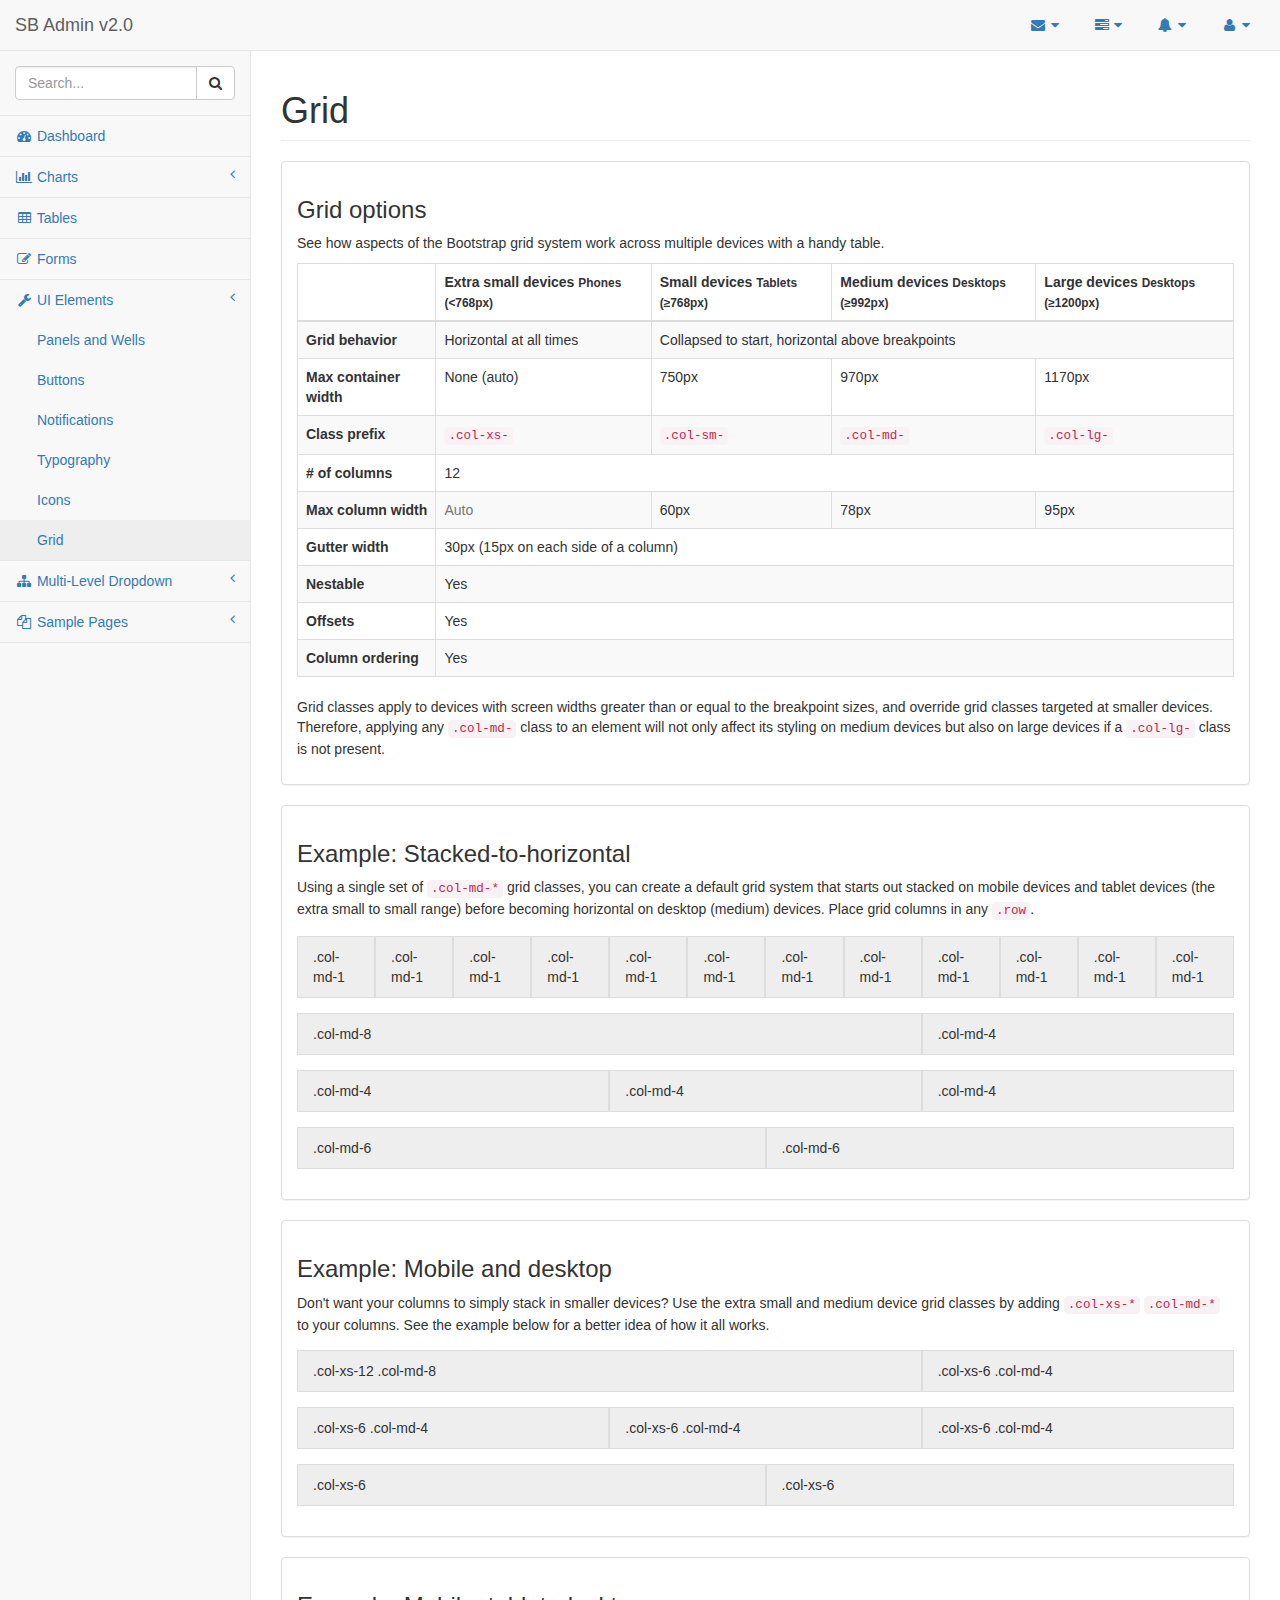
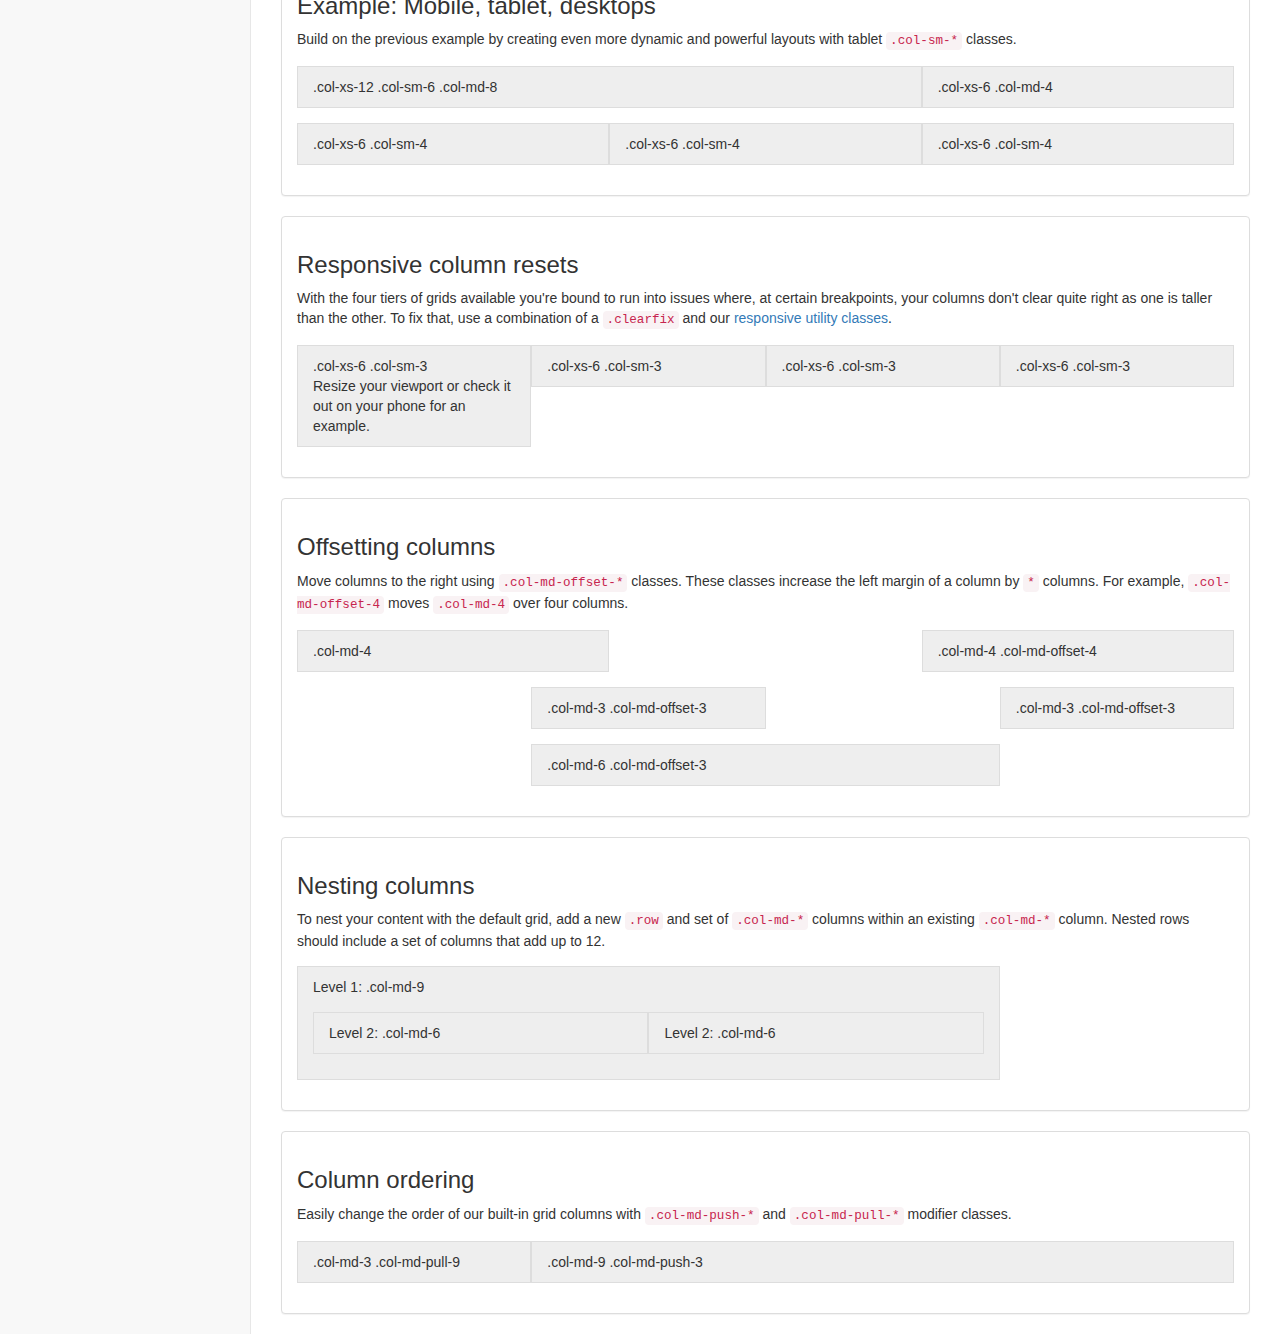
<file: pages/grid.html>
<!DOCTYPE html>
<html lang="en">

<head>

    <meta charset="utf-8">
    <meta http-equiv="X-UA-Compatible" content="IE=edge">
    <meta name="viewport" content="width=device-width, initial-scale=1">
    <meta name="description" content="">
    <meta name="author" content="">

    <title>SB Admin 2 - Bootstrap Admin Theme</title>

    <!-- Bootstrap Core CSS -->
    <link href="../vendor/bootstrap/css/bootstrap.min.css" rel="stylesheet">

    <!-- MetisMenu CSS -->
    <link href="../vendor/metisMenu/metisMenu.min.css" rel="stylesheet">

    <!-- Custom CSS -->
    <link href="../dist/css/sb-admin-2.css" rel="stylesheet">

    <!-- Custom Fonts -->
    <link href="../vendor/font-awesome/css/font-awesome.min.css" rel="stylesheet" type="text/css">

    <!-- HTML5 Shim and Respond.js IE8 support of HTML5 elements and media queries -->
    <!-- WARNING: Respond.js doesn't work if you view the page via file:// -->
    <!--[if lt IE 9]>
        <script src="https://oss.maxcdn.com/libs/html5shiv/3.7.0/html5shiv.js"></script>
        <script src="https://oss.maxcdn.com/libs/respond.js/1.4.2/respond.min.js"></script>
    <![endif]-->

</head>

<body>

    <div id="wrapper">

        <!-- Navigation -->
        <nav class="navbar navbar-default navbar-static-top" role="navigation" style="margin-bottom: 0">
            <div class="navbar-header">
                <button type="button" class="navbar-toggle" data-toggle="collapse" data-target=".navbar-collapse">
                    <span class="sr-only">Toggle navigation</span>
                    <span class="icon-bar"></span>
                    <span class="icon-bar"></span>
                    <span class="icon-bar"></span>
                </button>
                <a class="navbar-brand" href="index.html">SB Admin v2.0</a>
            </div>
            <!-- /.navbar-header -->

            <ul class="nav navbar-top-links navbar-right">
                <li class="dropdown">
                    <a class="dropdown-toggle" data-toggle="dropdown" href="#">
                        <i class="fa fa-envelope fa-fw"></i> <i class="fa fa-caret-down"></i>
                    </a>
                    <ul class="dropdown-menu dropdown-messages">
                        <li>
                            <a href="#">
                                <div>
                                    <strong>John Smith</strong>
                                    <span class="pull-right text-muted">
                                        <em>Yesterday</em>
                                    </span>
                                </div>
                                <div>Lorem ipsum dolor sit amet, consectetur adipiscing elit. Pellentesque eleifend...</div>
                            </a>
                        </li>
                        <li class="divider"></li>
                        <li>
                            <a href="#">
                                <div>
                                    <strong>John Smith</strong>
                                    <span class="pull-right text-muted">
                                        <em>Yesterday</em>
                                    </span>
                                </div>
                                <div>Lorem ipsum dolor sit amet, consectetur adipiscing elit. Pellentesque eleifend...</div>
                            </a>
                        </li>
                        <li class="divider"></li>
                        <li>
                            <a href="#">
                                <div>
                                    <strong>John Smith</strong>
                                    <span class="pull-right text-muted">
                                        <em>Yesterday</em>
                                    </span>
                                </div>
                                <div>Lorem ipsum dolor sit amet, consectetur adipiscing elit. Pellentesque eleifend...</div>
                            </a>
                        </li>
                        <li class="divider"></li>
                        <li>
                            <a class="text-center" href="#">
                                <strong>Read All Messages</strong>
                                <i class="fa fa-angle-right"></i>
                            </a>
                        </li>
                    </ul>
                    <!-- /.dropdown-messages -->
                </li>
                <!-- /.dropdown -->
                <li class="dropdown">
                    <a class="dropdown-toggle" data-toggle="dropdown" href="#">
                        <i class="fa fa-tasks fa-fw"></i> <i class="fa fa-caret-down"></i>
                    </a>
                    <ul class="dropdown-menu dropdown-tasks">
                        <li>
                            <a href="#">
                                <div>
                                    <p>
                                        <strong>Task 1</strong>
                                        <span class="pull-right text-muted">40% Complete</span>
                                    </p>
                                    <div class="progress progress-striped active">
                                        <div class="progress-bar progress-bar-success" role="progressbar" aria-valuenow="40" aria-valuemin="0" aria-valuemax="100" style="width: 40%">
                                            <span class="sr-only">40% Complete (success)</span>
                                        </div>
                                    </div>
                                </div>
                            </a>
                        </li>
                        <li class="divider"></li>
                        <li>
                            <a href="#">
                                <div>
                                    <p>
                                        <strong>Task 2</strong>
                                        <span class="pull-right text-muted">20% Complete</span>
                                    </p>
                                    <div class="progress progress-striped active">
                                        <div class="progress-bar progress-bar-info" role="progressbar" aria-valuenow="20" aria-valuemin="0" aria-valuemax="100" style="width: 20%">
                                            <span class="sr-only">20% Complete</span>
                                        </div>
                                    </div>
                                </div>
                            </a>
                        </li>
                        <li class="divider"></li>
                        <li>
                            <a href="#">
                                <div>
                                    <p>
                                        <strong>Task 3</strong>
                                        <span class="pull-right text-muted">60% Complete</span>
                                    </p>
                                    <div class="progress progress-striped active">
                                        <div class="progress-bar progress-bar-warning" role="progressbar" aria-valuenow="60" aria-valuemin="0" aria-valuemax="100" style="width: 60%">
                                            <span class="sr-only">60% Complete (warning)</span>
                                        </div>
                                    </div>
                                </div>
                            </a>
                        </li>
                        <li class="divider"></li>
                        <li>
                            <a href="#">
                                <div>
                                    <p>
                                        <strong>Task 4</strong>
                                        <span class="pull-right text-muted">80% Complete</span>
                                    </p>
                                    <div class="progress progress-striped active">
                                        <div class="progress-bar progress-bar-danger" role="progressbar" aria-valuenow="80" aria-valuemin="0" aria-valuemax="100" style="width: 80%">
                                            <span class="sr-only">80% Complete (danger)</span>
                                        </div>
                                    </div>
                                </div>
                            </a>
                        </li>
                        <li class="divider"></li>
                        <li>
                            <a class="text-center" href="#">
                                <strong>See All Tasks</strong>
                                <i class="fa fa-angle-right"></i>
                            </a>
                        </li>
                    </ul>
                    <!-- /.dropdown-tasks -->
                </li>
                <!-- /.dropdown -->
                <li class="dropdown">
                    <a class="dropdown-toggle" data-toggle="dropdown" href="#">
                        <i class="fa fa-bell fa-fw"></i> <i class="fa fa-caret-down"></i>
                    </a>
                    <ul class="dropdown-menu dropdown-alerts">
                        <li>
                            <a href="#">
                                <div>
                                    <i class="fa fa-comment fa-fw"></i> New Comment
                                    <span class="pull-right text-muted small">4 minutes ago</span>
                                </div>
                            </a>
                        </li>
                        <li class="divider"></li>
                        <li>
                            <a href="#">
                                <div>
                                    <i class="fa fa-twitter fa-fw"></i> 3 New Followers
                                    <span class="pull-right text-muted small">12 minutes ago</span>
                                </div>
                            </a>
                        </li>
                        <li class="divider"></li>
                        <li>
                            <a href="#">
                                <div>
                                    <i class="fa fa-envelope fa-fw"></i> Message Sent
                                    <span class="pull-right text-muted small">4 minutes ago</span>
                                </div>
                            </a>
                        </li>
                        <li class="divider"></li>
                        <li>
                            <a href="#">
                                <div>
                                    <i class="fa fa-tasks fa-fw"></i> New Task
                                    <span class="pull-right text-muted small">4 minutes ago</span>
                                </div>
                            </a>
                        </li>
                        <li class="divider"></li>
                        <li>
                            <a href="#">
                                <div>
                                    <i class="fa fa-upload fa-fw"></i> Server Rebooted
                                    <span class="pull-right text-muted small">4 minutes ago</span>
                                </div>
                            </a>
                        </li>
                        <li class="divider"></li>
                        <li>
                            <a class="text-center" href="#">
                                <strong>See All Alerts</strong>
                                <i class="fa fa-angle-right"></i>
                            </a>
                        </li>
                    </ul>
                    <!-- /.dropdown-alerts -->
                </li>
                <!-- /.dropdown -->
                <li class="dropdown">
                    <a class="dropdown-toggle" data-toggle="dropdown" href="#">
                        <i class="fa fa-user fa-fw"></i> <i class="fa fa-caret-down"></i>
                    </a>
                    <ul class="dropdown-menu dropdown-user">
                        <li><a href="#"><i class="fa fa-user fa-fw"></i> User Profile</a>
                        </li>
                        <li><a href="#"><i class="fa fa-gear fa-fw"></i> Settings</a>
                        </li>
                        <li class="divider"></li>
                        <li><a href="login.html"><i class="fa fa-sign-out fa-fw"></i> Logout</a>
                        </li>
                    </ul>
                    <!-- /.dropdown-user -->
                </li>
                <!-- /.dropdown -->
            </ul>
            <!-- /.navbar-top-links -->

            <div class="navbar-default sidebar" role="navigation">
                <div class="sidebar-nav navbar-collapse">
                    <ul class="nav" id="side-menu">
                        <li class="sidebar-search">
                            <div class="input-group custom-search-form">
                                <input type="text" class="form-control" placeholder="Search...">
                                <span class="input-group-btn">
                                <button class="btn btn-default" type="button">
                                    <i class="fa fa-search"></i>
                                </button>
                            </span>
                            </div>
                            <!-- /input-group -->
                        </li>
                        <li>
                            <a href="index.html"><i class="fa fa-dashboard fa-fw"></i> Dashboard</a>
                        </li>
                        <li>
                            <a href="#"><i class="fa fa-bar-chart-o fa-fw"></i> Charts<span class="fa arrow"></span></a>
                            <ul class="nav nav-second-level">
                                <li>
                                    <a href="flot.html">Flot Charts</a>
                                </li>
                                <li>
                                    <a href="morris.html">Morris.js Charts</a>
                                </li>
                            </ul>
                            <!-- /.nav-second-level -->
                        </li>
                        <li>
                            <a href="tables.html"><i class="fa fa-table fa-fw"></i> Tables</a>
                        </li>
                        <li>
                            <a href="forms.html"><i class="fa fa-edit fa-fw"></i> Forms</a>
                        </li>
                        <li>
                            <a href="#"><i class="fa fa-wrench fa-fw"></i> UI Elements<span class="fa arrow"></span></a>
                            <ul class="nav nav-second-level">
                                <li>
                                    <a href="panels-wells.html">Panels and Wells</a>
                                </li>
                                <li>
                                    <a href="buttons.html">Buttons</a>
                                </li>
                                <li>
                                    <a href="notifications.html">Notifications</a>
                                </li>
                                <li>
                                    <a href="typography.html">Typography</a>
                                </li>
                                <li>
                                    <a href="icons.html"> Icons</a>
                                </li>
                                <li>
                                    <a href="grid.html">Grid</a>
                                </li>
                            </ul>
                            <!-- /.nav-second-level -->
                        </li>
                        <li>
                            <a href="#"><i class="fa fa-sitemap fa-fw"></i> Multi-Level Dropdown<span class="fa arrow"></span></a>
                            <ul class="nav nav-second-level">
                                <li>
                                    <a href="#">Second Level Item</a>
                                </li>
                                <li>
                                    <a href="#">Second Level Item</a>
                                </li>
                                <li>
                                    <a href="#">Third Level <span class="fa arrow"></span></a>
                                    <ul class="nav nav-third-level">
                                        <li>
                                            <a href="#">Third Level Item</a>
                                        </li>
                                        <li>
                                            <a href="#">Third Level Item</a>
                                        </li>
                                        <li>
                                            <a href="#">Third Level Item</a>
                                        </li>
                                        <li>
                                            <a href="#">Third Level Item</a>
                                        </li>
                                    </ul>
                                    <!-- /.nav-third-level -->
                                </li>
                            </ul>
                            <!-- /.nav-second-level -->
                        </li>
                        <li>
                            <a href="#"><i class="fa fa-files-o fa-fw"></i> Sample Pages<span class="fa arrow"></span></a>
                            <ul class="nav nav-second-level">
                                <li>
                                    <a href="blank.html">Blank Page</a>
                                </li>
                                <li>
                                    <a href="login.html">Login Page</a>
                                </li>
                            </ul>
                            <!-- /.nav-second-level -->
                        </li>
                    </ul>
                </div>
                <!-- /.sidebar-collapse -->
            </div>
            <!-- /.navbar-static-side -->
        </nav>

        <div id="page-wrapper">
            <div class="row">
                <div class="col-lg-12">
                    <h1 class="page-header">Grid</h1>
                </div>
                <!-- /.col-lg-12 -->
            </div>
            <!-- /.row -->
            <div class="row">
                <div class="col-lg-12">
                    <div class="panel panel-default">
                        <div class="panel-body">
                            <h3>Grid options</h3>
                            <p>See how aspects of the Bootstrap grid system work across multiple devices with a handy table.</p>
                            <div class="table-responsive">
                                <table class="table table-bordered table-striped">
                                    <thead>
                                        <tr>
                                            <th></th>
                                            <th>
                                                Extra small devices
                                                <small>Phones (&lt;768px)</small>
                                            </th>
                                            <th>
                                                Small devices
                                                <small>Tablets (&ge;768px)</small>
                                            </th>
                                            <th>
                                                Medium devices
                                                <small>Desktops (&ge;992px)</small>
                                            </th>
                                            <th>
                                                Large devices
                                                <small>Desktops (&ge;1200px)</small>
                                            </th>
                                        </tr>
                                    </thead>
                                    <tbody>
                                        <tr>
                                            <th>Grid behavior</th>
                                            <td>Horizontal at all times</td>
                                            <td colspan="3">Collapsed to start, horizontal above breakpoints</td>
                                        </tr>
                                        <tr>
                                            <th>Max container width</th>
                                            <td>None (auto)</td>
                                            <td>750px</td>
                                            <td>970px</td>
                                            <td>1170px</td>
                                        </tr>
                                        <tr>
                                            <th>Class prefix</th>
                                            <td>
                                                <code>.col-xs-</code>
                                            </td>
                                            <td>
                                                <code>.col-sm-</code>
                                            </td>
                                            <td>
                                                <code>.col-md-</code>
                                            </td>
                                            <td>
                                                <code>.col-lg-</code>
                                            </td>
                                        </tr>
                                        <tr>
                                            <th># of columns</th>
                                            <td colspan="4">12</td>
                                        </tr>
                                        <tr>
                                            <th>Max column width</th>
                                            <td class="text-muted">Auto</td>
                                            <td>60px</td>
                                            <td>78px</td>
                                            <td>95px</td>
                                        </tr>
                                        <tr>
                                            <th>Gutter width</th>
                                            <td colspan="4">30px (15px on each side of a column)</td>
                                        </tr>
                                        <tr>
                                            <th>Nestable</th>
                                            <td colspan="4">Yes</td>
                                        </tr>
                                        <tr>
                                            <th>Offsets</th>
                                            <td colspan="4">Yes</td>
                                        </tr>
                                        <tr>
                                            <th>Column ordering</th>
                                            <td colspan="4">Yes</td>
                                        </tr>
                                    </tbody>
                                </table>
                            </div>
                            <p>Grid classes apply to devices with screen widths greater than or equal to the breakpoint sizes, and override grid classes targeted at smaller devices. Therefore, applying any
                                <code>.col-md-</code> class to an element will not only affect its styling on medium devices but also on large devices if a
                                <code>.col-lg-</code> class is not present.</p>
                        </div>
                    </div>
                </div>
                <!-- /.col-lg-12 -->
            </div>
            <!-- /.row -->

            <div class="row">
                <div class="col-lg-12">
                    <div class="panel panel-default">
                        <div class="panel-body">
                            <h3>Example: Stacked-to-horizontal</h3>
                            <p>Using a single set of
                                <code>.col-md-*</code> grid classes, you can create a default grid system that starts out stacked on mobile devices and tablet devices (the extra small to small range) before becoming horizontal on desktop (medium) devices. Place grid columns in any
                                <code>.row</code>.</p>
                            <div class="row show-grid">
                                <div class="col-md-1">.col-md-1</div>
                                <div class="col-md-1">.col-md-1</div>
                                <div class="col-md-1">.col-md-1</div>
                                <div class="col-md-1">.col-md-1</div>
                                <div class="col-md-1">.col-md-1</div>
                                <div class="col-md-1">.col-md-1</div>
                                <div class="col-md-1">.col-md-1</div>
                                <div class="col-md-1">.col-md-1</div>
                                <div class="col-md-1">.col-md-1</div>
                                <div class="col-md-1">.col-md-1</div>
                                <div class="col-md-1">.col-md-1</div>
                                <div class="col-md-1">.col-md-1</div>
                            </div>
                            <div class="row show-grid">
                                <div class="col-md-8">.col-md-8</div>
                                <div class="col-md-4">.col-md-4</div>
                            </div>
                            <div class="row show-grid">
                                <div class="col-md-4">.col-md-4</div>
                                <div class="col-md-4">.col-md-4</div>
                                <div class="col-md-4">.col-md-4</div>
                            </div>
                            <div class="row show-grid">
                                <div class="col-md-6">.col-md-6</div>
                                <div class="col-md-6">.col-md-6</div>
                            </div>
                        </div>
                    </div>
                </div>
                <!-- /.col-lg-12 -->
            </div>
            <!-- /.row -->

            <div class="row">
                <div class="col-lg-12">
                    <div class="panel panel-default">
                        <div class="panel-body">
                            <h3>Example: Mobile and desktop</h3>
                            <p>Don't want your columns to simply stack in smaller devices? Use the extra small and medium device grid classes by adding
                                <code>.col-xs-*</code>
                                <code>.col-md-*</code> to your columns. See the example below for a better idea of how it all works.</p>
                            <div class="row show-grid">
                                <div class="col-xs-12 col-md-8">.col-xs-12 .col-md-8</div>
                                <div class="col-xs-6 col-md-4">.col-xs-6 .col-md-4</div>
                            </div>
                            <div class="row show-grid">
                                <div class="col-xs-6 col-md-4">.col-xs-6 .col-md-4</div>
                                <div class="col-xs-6 col-md-4">.col-xs-6 .col-md-4</div>
                                <div class="col-xs-6 col-md-4">.col-xs-6 .col-md-4</div>
                            </div>
                            <div class="row show-grid">
                                <div class="col-xs-6">.col-xs-6</div>
                                <div class="col-xs-6">.col-xs-6</div>
                            </div>
                        </div>
                    </div>
                </div>
                <!-- /.col-lg-12 -->
            </div>
            <!-- /.row -->

            <div class="row">
                <div class="col-lg-12">
                    <div class="panel panel-default">
                        <div class="panel-body">
                            <h3>Example: Mobile, tablet, desktops</h3>
                            <p>Build on the previous example by creating even more dynamic and powerful layouts with tablet
                                <code>.col-sm-*</code> classes.</p>
                            <div class="row show-grid">
                                <div class="col-xs-12 col-sm-6 col-md-8">.col-xs-12 .col-sm-6 .col-md-8</div>
                                <div class="col-xs-6 col-md-4">.col-xs-6 .col-md-4</div>
                            </div>
                            <div class="row show-grid">
                                <div class="col-xs-6 col-sm-4">.col-xs-6 .col-sm-4</div>
                                <div class="col-xs-6 col-sm-4">.col-xs-6 .col-sm-4</div>
                                <!-- Optional: clear the XS cols if their content doesn't match in height -->
                                <div class="clearfix visible-xs"></div>
                                <div class="col-xs-6 col-sm-4">.col-xs-6 .col-sm-4</div>
                            </div>
                        </div>
                    </div>
                </div>
                <!-- /.col-lg-12 -->
            </div>
            <!-- /.row -->

            <div class="row">
                <div class="col-lg-12">
                    <div class="panel panel-default">
                        <div class="panel-body">
                            <h3 id="grid-responsive-resets">Responsive column resets</h3>
                            <p>With the four tiers of grids available you're bound to run into issues where, at certain breakpoints, your columns don't clear quite right as one is taller than the other. To fix that, use a combination of a
                                <code>.clearfix</code> and our <a href="#responsive-utilities">responsive utility classes</a>.</p>
                            <div class="row show-grid">
                                <div class="col-xs-6 col-sm-3">
                                    .col-xs-6 .col-sm-3
                                    <br>Resize your viewport or check it out on your phone for an example.
                                </div>
                                <div class="col-xs-6 col-sm-3">.col-xs-6 .col-sm-3</div>

                                <!-- Add the extra clearfix for only the required viewport -->
                                <div class="clearfix visible-xs"></div>

                                <div class="col-xs-6 col-sm-3">.col-xs-6 .col-sm-3</div>
                                <div class="col-xs-6 col-sm-3">.col-xs-6 .col-sm-3</div>
                            </div>
                        </div>
                    </div>
                </div>
                <!-- /.col-lg-12 -->
            </div>
            <!-- /.row -->

            <div class="row">
                <div class="col-lg-12">
                    <div class="panel panel-default">
                        <div class="panel-body">
                            <h3 id="grid-offsetting">Offsetting columns</h3>
                            <p>Move columns to the right using
                                <code>.col-md-offset-*</code> classes. These classes increase the left margin of a column by
                                <code>*</code> columns. For example,
                                <code>.col-md-offset-4</code> moves
                                <code>.col-md-4</code> over four columns.</p>
                            <div class="row show-grid">
                                <div class="col-md-4">.col-md-4</div>
                                <div class="col-md-4 col-md-offset-4">.col-md-4 .col-md-offset-4</div>
                            </div>
                            <div class="row show-grid">
                                <div class="col-md-3 col-md-offset-3">.col-md-3 .col-md-offset-3</div>
                                <div class="col-md-3 col-md-offset-3">.col-md-3 .col-md-offset-3</div>
                            </div>
                            <div class="row show-grid">
                                <div class="col-md-6 col-md-offset-3">.col-md-6 .col-md-offset-3</div>
                            </div>
                        </div>
                    </div>
                </div>
                <!-- /.col-lg-12 -->
            </div>
            <!-- /.row -->

            <div class="row">
                <div class="col-lg-12">
                    <div class="panel panel-default">
                        <div class="panel-body">
                            <h3 id="grid-nesting">Nesting columns</h3>
                            <p>To nest your content with the default grid, add a new
                                <code>.row</code> and set of
                                <code>.col-md-*</code> columns within an existing
                                <code>.col-md-*</code> column. Nested rows should include a set of columns that add up to 12.</p>
                            <div class="row show-grid">
                                <div class="col-md-9">
                                    Level 1: .col-md-9
                                    <div class="row show-grid">
                                        <div class="col-md-6">
                                            Level 2: .col-md-6
                                        </div>
                                        <div class="col-md-6">
                                            Level 2: .col-md-6
                                        </div>
                                    </div>
                                </div>
                            </div>
                        </div>
                    </div>
                </div>
                <!-- /.col-lg-12 -->
            </div>
            <!-- /.row -->

            <div class="row">
                <div class="col-lg-12">
                    <div class="panel panel-default">
                        <div class="panel-body">
                            <h3 id="grid-column-ordering">Column ordering</h3>
                            <p>Easily change the order of our built-in grid columns with
                                <code>.col-md-push-*</code> and
                                <code>.col-md-pull-*</code> modifier classes.</p>
                            <div class="row show-grid">
                                <div class="col-md-9 col-md-push-3">.col-md-9 .col-md-push-3</div>
                                <div class="col-md-3 col-md-pull-9">.col-md-3 .col-md-pull-9</div>
                            </div>
                        </div>
                    </div>
                </div>
                <!-- /.col-lg-12 -->
            </div>
            <!-- /.row -->

        </div>
        <!-- /#page-wrapper -->

    </div>
    <!-- /#wrapper -->

    <!-- jQuery -->
    <script src="../vendor/jquery/jquery.min.js"></script>

    <!-- Bootstrap Core JavaScript -->
    <script src="../vendor/bootstrap/js/bootstrap.min.js"></script>

    <!-- Metis Menu Plugin JavaScript -->
    <script src="../vendor/metisMenu/metisMenu.min.js"></script>

    <!-- Custom Theme JavaScript -->
    <script src="../dist/js/sb-admin-2.js"></script>

</body>

</html>
</file>
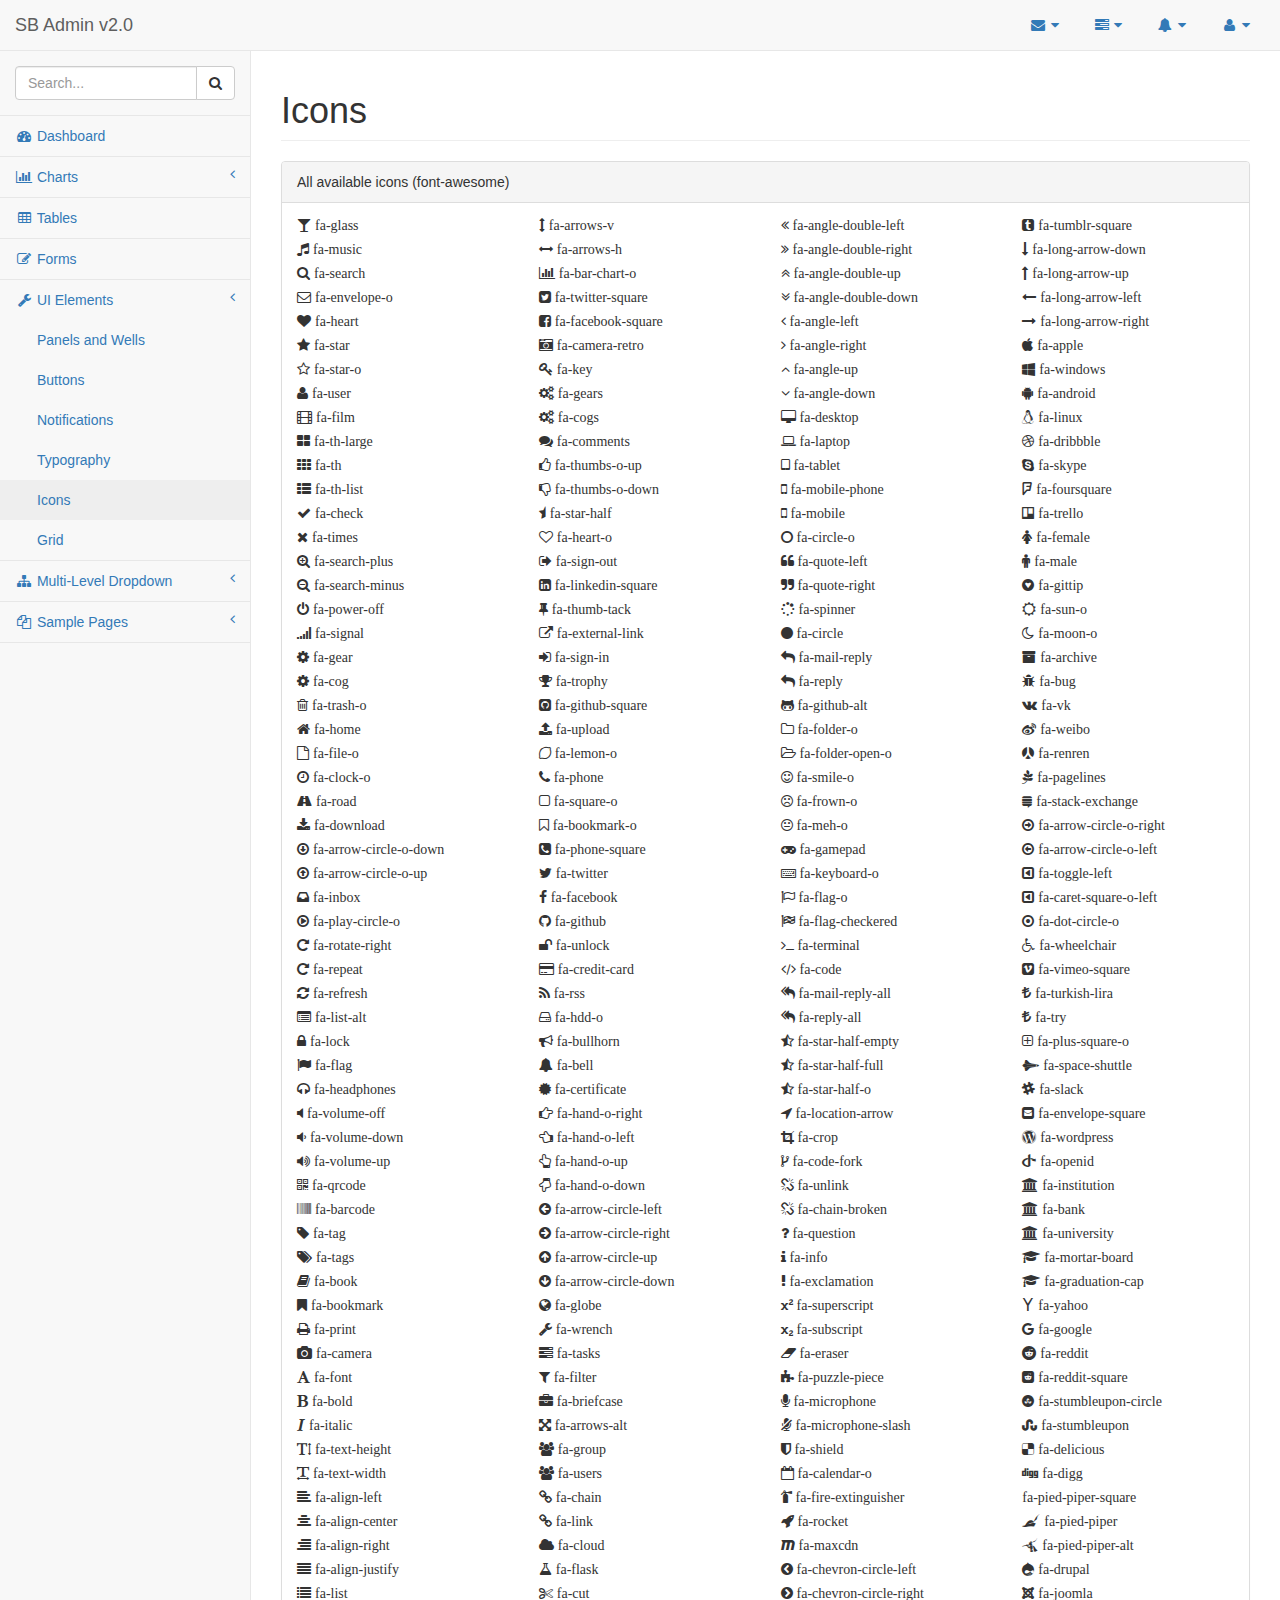
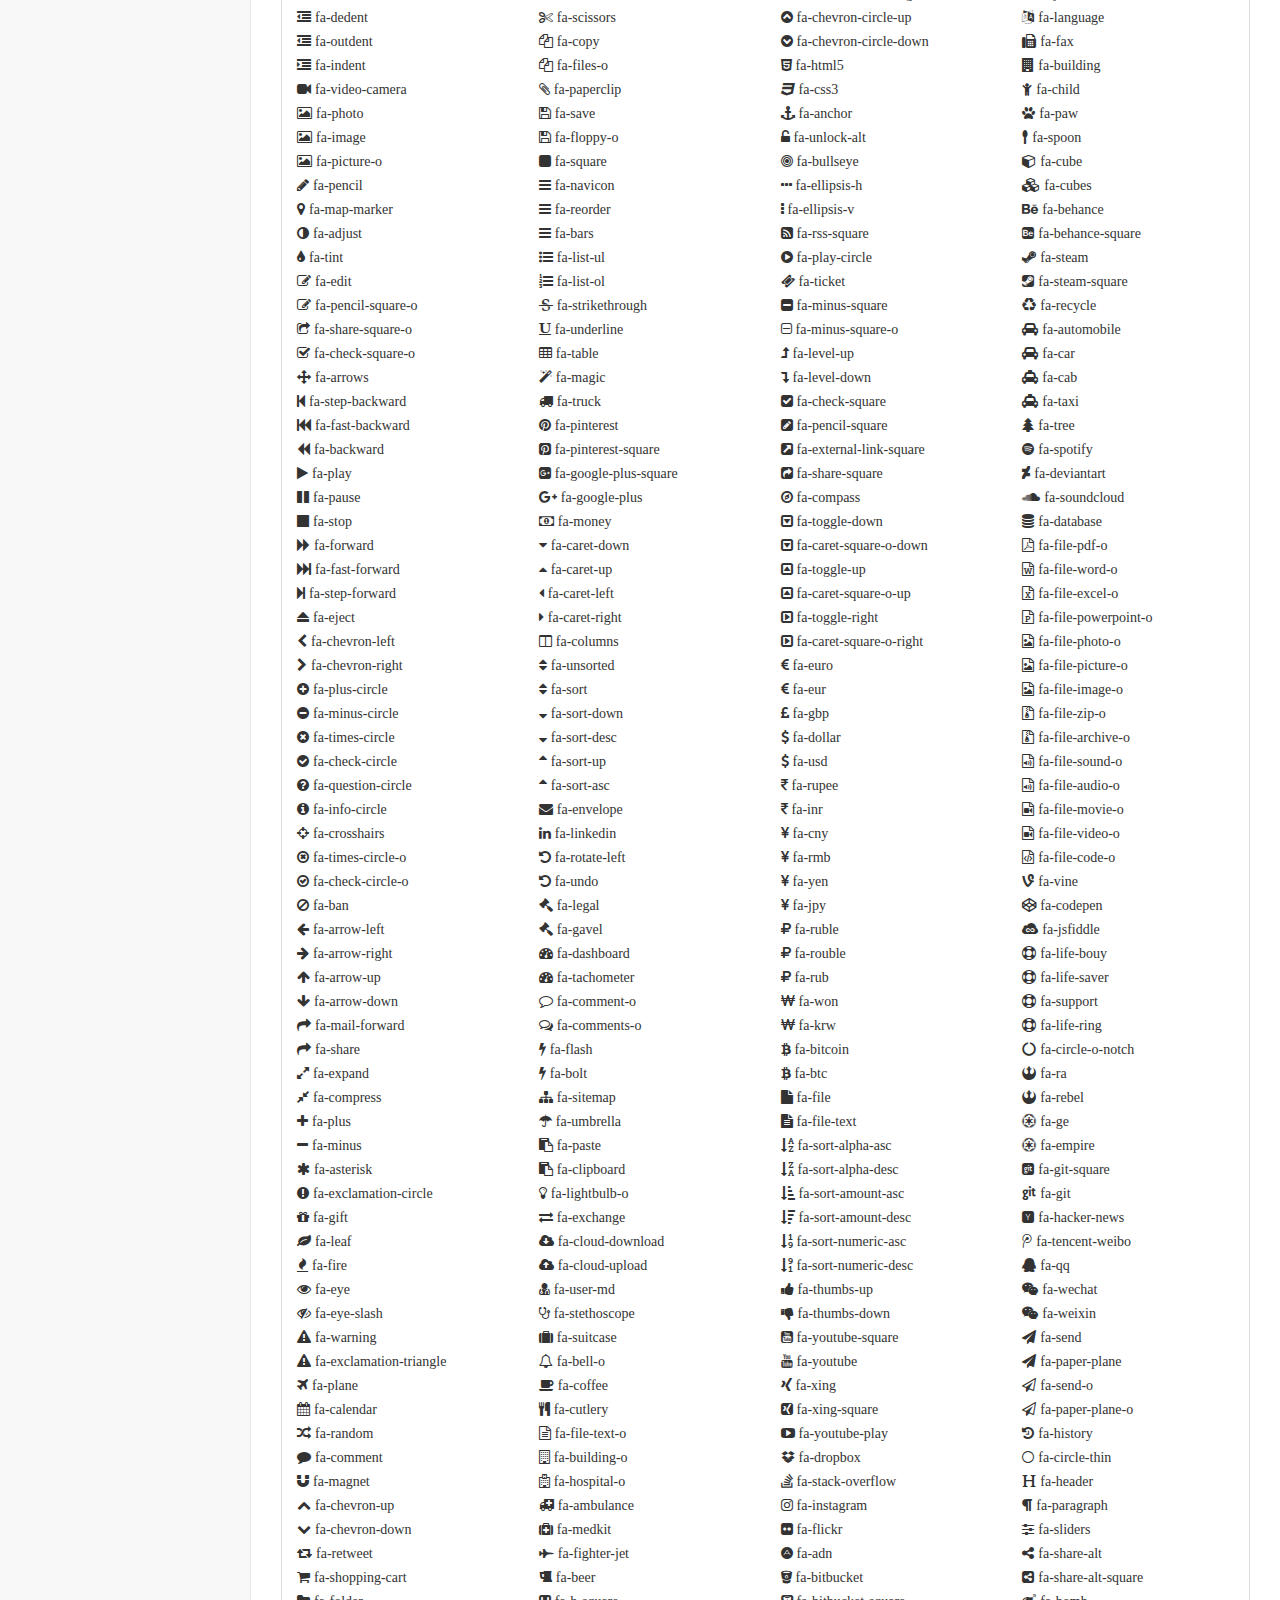
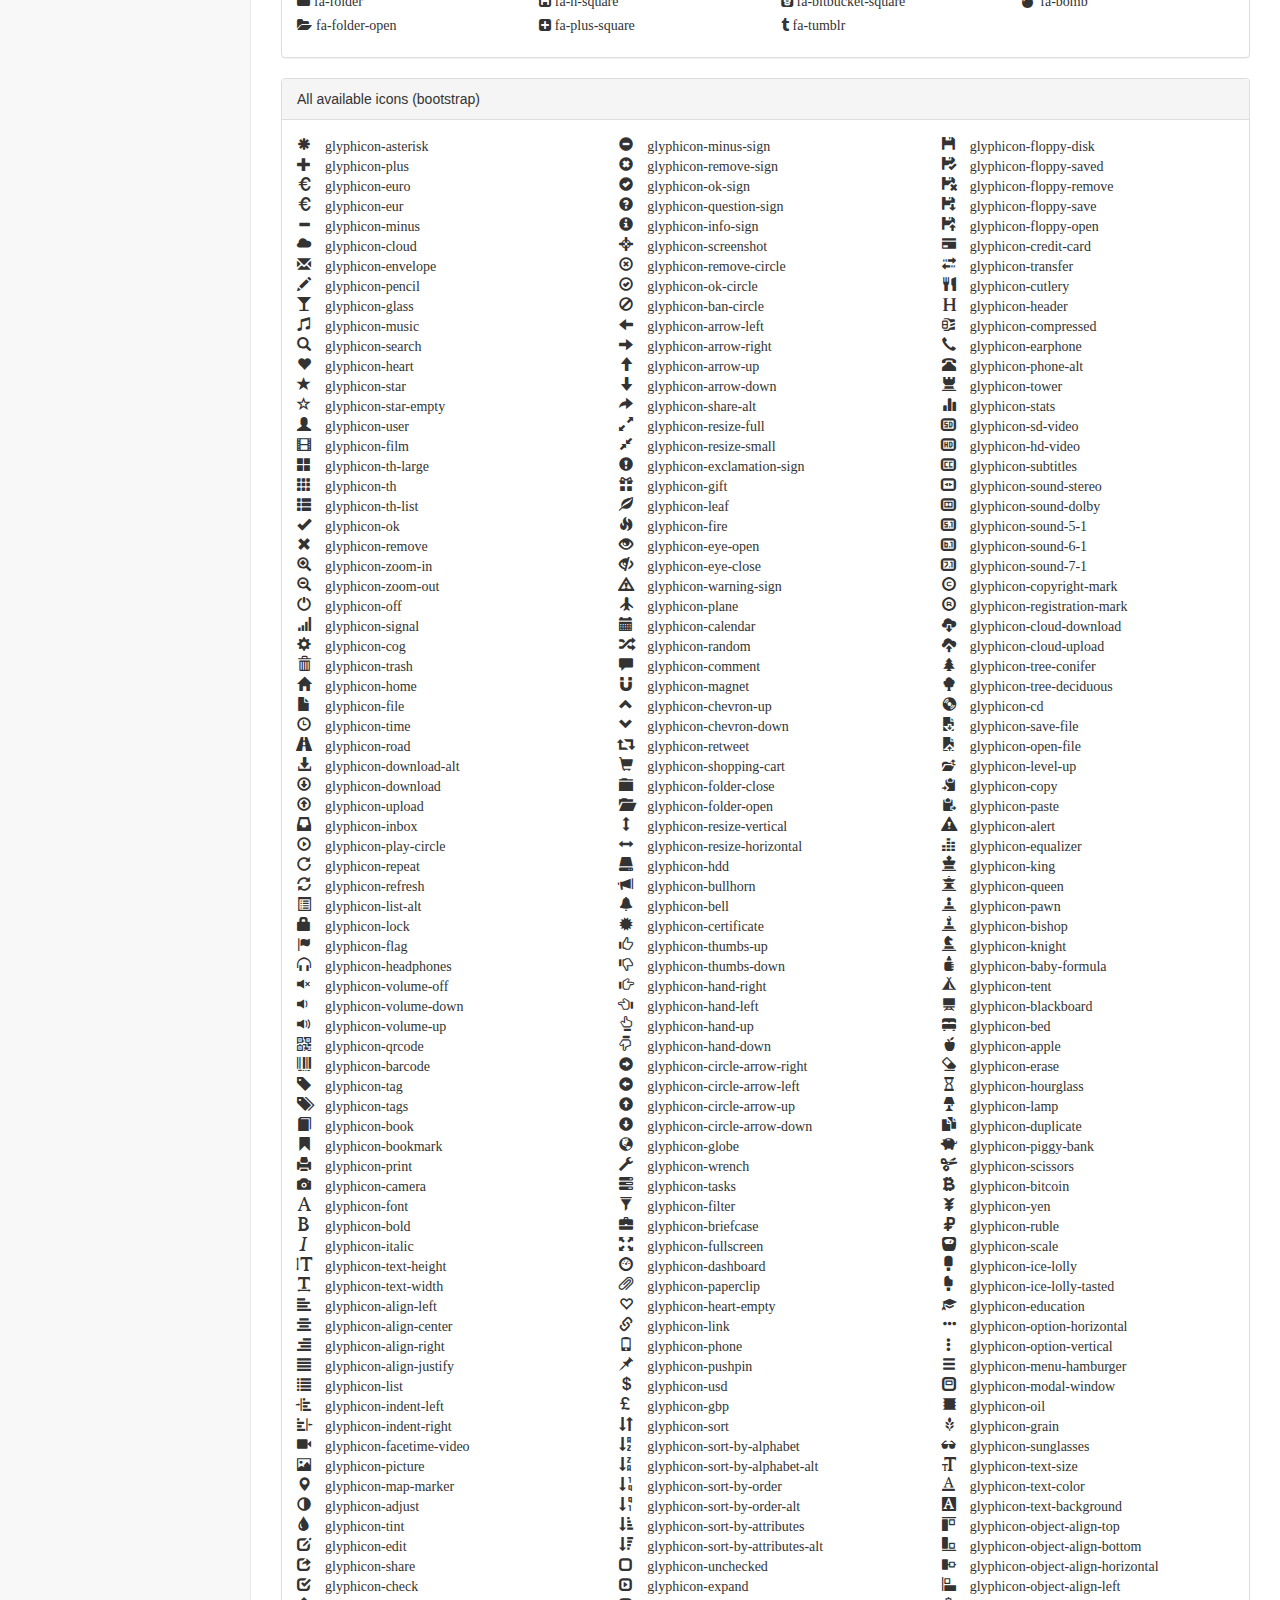
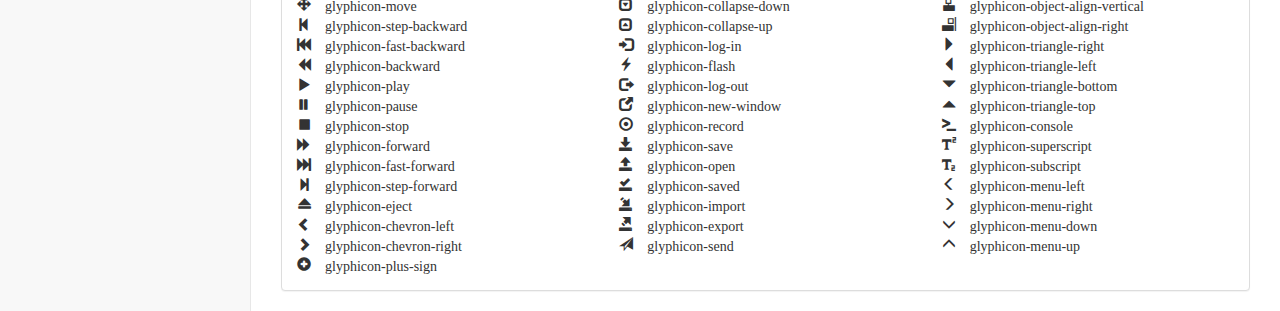
<file: pages/icons.html>
<!DOCTYPE html>
<html lang="en">

<head>

    <meta charset="utf-8">
    <meta http-equiv="X-UA-Compatible" content="IE=edge">
    <meta name="viewport" content="width=device-width, initial-scale=1">
    <meta name="description" content="">
    <meta name="author" content="">

    <title>SB Admin 2 - Bootstrap Admin Theme</title>

    <!-- Bootstrap Core CSS -->
    <link href="../vendor/bootstrap/css/bootstrap.min.css" rel="stylesheet">

    <!-- MetisMenu CSS -->
    <link href="../vendor/metisMenu/metisMenu.min.css" rel="stylesheet">

    <!-- Custom CSS -->
    <link href="../dist/css/sb-admin-2.css" rel="stylesheet">

    <!-- Custom Fonts -->
    <link href="../vendor/font-awesome/css/font-awesome.min.css" rel="stylesheet" type="text/css">

    <!-- HTML5 Shim and Respond.js IE8 support of HTML5 elements and media queries -->
    <!-- WARNING: Respond.js doesn't work if you view the page via file:// -->
    <!--[if lt IE 9]>
        <script src="https://oss.maxcdn.com/libs/html5shiv/3.7.0/html5shiv.js"></script>
        <script src="https://oss.maxcdn.com/libs/respond.js/1.4.2/respond.min.js"></script>
    <![endif]-->

</head>

<body>

    <div id="wrapper">

        <!-- Navigation -->
        <nav class="navbar navbar-default navbar-static-top" role="navigation" style="margin-bottom: 0">
            <div class="navbar-header">
                <button type="button" class="navbar-toggle" data-toggle="collapse" data-target=".navbar-collapse">
                    <span class="sr-only">Toggle navigation</span>
                    <span class="icon-bar"></span>
                    <span class="icon-bar"></span>
                    <span class="icon-bar"></span>
                </button>
                <a class="navbar-brand" href="index.html">SB Admin v2.0</a>
            </div>
            <!-- /.navbar-header -->

            <ul class="nav navbar-top-links navbar-right">
                <li class="dropdown">
                    <a class="dropdown-toggle" data-toggle="dropdown" href="#">
                        <i class="fa fa-envelope fa-fw"></i> <i class="fa fa-caret-down"></i>
                    </a>
                    <ul class="dropdown-menu dropdown-messages">
                        <li>
                            <a href="#">
                                <div>
                                    <strong>John Smith</strong>
                                    <span class="pull-right text-muted">
                                            <em>Yesterday</em>
                                        </span>
                                </div>
                                <div>Lorem ipsum dolor sit amet, consectetur adipiscing elit. Pellentesque eleifend...</div>
                            </a>
                        </li>
                        <li class="divider"></li>
                        <li>
                            <a href="#">
                                <div>
                                    <strong>John Smith</strong>
                                    <span class="pull-right text-muted">
                                            <em>Yesterday</em>
                                        </span>
                                </div>
                                <div>Lorem ipsum dolor sit amet, consectetur adipiscing elit. Pellentesque eleifend...</div>
                            </a>
                        </li>
                        <li class="divider"></li>
                        <li>
                            <a href="#">
                                <div>
                                    <strong>John Smith</strong>
                                    <span class="pull-right text-muted">
                                            <em>Yesterday</em>
                                        </span>
                                </div>
                                <div>Lorem ipsum dolor sit amet, consectetur adipiscing elit. Pellentesque eleifend...</div>
                            </a>
                        </li>
                        <li class="divider"></li>
                        <li>
                            <a class="text-center" href="#">
                                <strong>Read All Messages</strong>
                                <i class="fa fa-angle-right"></i>
                            </a>
                        </li>
                    </ul>
                    <!-- /.dropdown-messages -->
                </li>
                <!-- /.dropdown -->
                <li class="dropdown">
                    <a class="dropdown-toggle" data-toggle="dropdown" href="#">
                        <i class="fa fa-tasks fa-fw"></i> <i class="fa fa-caret-down"></i>
                    </a>
                    <ul class="dropdown-menu dropdown-tasks">
                        <li>
                            <a href="#">
                                <div>
                                    <p>
                                        <strong>Task 1</strong>
                                        <span class="pull-right text-muted">40% Complete</span>
                                    </p>
                                    <div class="progress progress-striped active">
                                        <div class="progress-bar progress-bar-success" role="progressbar" aria-valuenow="40" aria-valuemin="0" aria-valuemax="100" style="width: 40%">
                                            <span class="sr-only">40% Complete (success)</span>
                                        </div>
                                    </div>
                                </div>
                            </a>
                        </li>
                        <li class="divider"></li>
                        <li>
                            <a href="#">
                                <div>
                                    <p>
                                        <strong>Task 2</strong>
                                        <span class="pull-right text-muted">20% Complete</span>
                                    </p>
                                    <div class="progress progress-striped active">
                                        <div class="progress-bar progress-bar-info" role="progressbar" aria-valuenow="20" aria-valuemin="0" aria-valuemax="100" style="width: 20%">
                                            <span class="sr-only">20% Complete</span>
                                        </div>
                                    </div>
                                </div>
                            </a>
                        </li>
                        <li class="divider"></li>
                        <li>
                            <a href="#">
                                <div>
                                    <p>
                                        <strong>Task 3</strong>
                                        <span class="pull-right text-muted">60% Complete</span>
                                    </p>
                                    <div class="progress progress-striped active">
                                        <div class="progress-bar progress-bar-warning" role="progressbar" aria-valuenow="60" aria-valuemin="0" aria-valuemax="100" style="width: 60%">
                                            <span class="sr-only">60% Complete (warning)</span>
                                        </div>
                                    </div>
                                </div>
                            </a>
                        </li>
                        <li class="divider"></li>
                        <li>
                            <a href="#">
                                <div>
                                    <p>
                                        <strong>Task 4</strong>
                                        <span class="pull-right text-muted">80% Complete</span>
                                    </p>
                                    <div class="progress progress-striped active">
                                        <div class="progress-bar progress-bar-danger" role="progressbar" aria-valuenow="80" aria-valuemin="0" aria-valuemax="100" style="width: 80%">
                                            <span class="sr-only">80% Complete (danger)</span>
                                        </div>
                                    </div>
                                </div>
                            </a>
                        </li>
                        <li class="divider"></li>
                        <li>
                            <a class="text-center" href="#">
                                <strong>See All Tasks</strong>
                                <i class="fa fa-angle-right"></i>
                            </a>
                        </li>
                    </ul>
                    <!-- /.dropdown-tasks -->
                </li>
                <!-- /.dropdown -->
                <li class="dropdown">
                    <a class="dropdown-toggle" data-toggle="dropdown" href="#">
                        <i class="fa fa-bell fa-fw"></i> <i class="fa fa-caret-down"></i>
                    </a>
                    <ul class="dropdown-menu dropdown-alerts">
                        <li>
                            <a href="#">
                                <div>
                                    <i class="fa fa-comment fa-fw"></i> New Comment
                                    <span class="pull-right text-muted small">4 minutes ago</span>
                                </div>
                            </a>
                        </li>
                        <li class="divider"></li>
                        <li>
                            <a href="#">
                                <div>
                                    <i class="fa fa-twitter fa-fw"></i> 3 New Followers
                                    <span class="pull-right text-muted small">12 minutes ago</span>
                                </div>
                            </a>
                        </li>
                        <li class="divider"></li>
                        <li>
                            <a href="#">
                                <div>
                                    <i class="fa fa-envelope fa-fw"></i> Message Sent
                                    <span class="pull-right text-muted small">4 minutes ago</span>
                                </div>
                            </a>
                        </li>
                        <li class="divider"></li>
                        <li>
                            <a href="#">
                                <div>
                                    <i class="fa fa-tasks fa-fw"></i> New Task
                                    <span class="pull-right text-muted small">4 minutes ago</span>
                                </div>
                            </a>
                        </li>
                        <li class="divider"></li>
                        <li>
                            <a href="#">
                                <div>
                                    <i class="fa fa-upload fa-fw"></i> Server Rebooted
                                    <span class="pull-right text-muted small">4 minutes ago</span>
                                </div>
                            </a>
                        </li>
                        <li class="divider"></li>
                        <li>
                            <a class="text-center" href="#">
                                <strong>See All Alerts</strong>
                                <i class="fa fa-angle-right"></i>
                            </a>
                        </li>
                    </ul>
                    <!-- /.dropdown-alerts -->
                </li>
                <!-- /.dropdown -->
                <li class="dropdown">
                    <a class="dropdown-toggle" data-toggle="dropdown" href="#">
                        <i class="fa fa-user fa-fw"></i> <i class="fa fa-caret-down"></i>
                    </a>
                    <ul class="dropdown-menu dropdown-user">
                        <li><a href="#"><i class="fa fa-user fa-fw"></i> User Profile</a>
                        </li>
                        <li><a href="#"><i class="fa fa-gear fa-fw"></i> Settings</a>
                        </li>
                        <li class="divider"></li>
                        <li><a href="login.html"><i class="fa fa-sign-out fa-fw"></i> Logout</a>
                        </li>
                    </ul>
                    <!-- /.dropdown-user -->
                </li>
                <!-- /.dropdown -->
            </ul>
            <!-- /.navbar-top-links -->

            <div class="navbar-default sidebar" role="navigation">
                <div class="sidebar-nav navbar-collapse">
                    <ul class="nav" id="side-menu">
                        <li class="sidebar-search">
                            <div class="input-group custom-search-form">
                                <input type="text" class="form-control" placeholder="Search...">
                                <span class="input-group-btn">
                                    <button class="btn btn-default" type="button">
                                        <i class="fa fa-search"></i>
                                    </button>
                                </span>
                            </div>
                            <!-- /input-group -->
                        </li>
                        <li>
                            <a href="index.html"><i class="fa fa-dashboard fa-fw"></i> Dashboard</a>
                        </li>
                        <li>
                            <a href="#"><i class="fa fa-bar-chart-o fa-fw"></i> Charts<span class="fa arrow"></span></a>
                            <ul class="nav nav-second-level">
                                <li>
                                    <a href="flot.html">Flot Charts</a>
                                </li>
                                <li>
                                    <a href="morris.html">Morris.js Charts</a>
                                </li>
                            </ul>
                            <!-- /.nav-second-level -->
                        </li>
                        <li>
                            <a href="tables.html"><i class="fa fa-table fa-fw"></i> Tables</a>
                        </li>
                        <li>
                            <a href="forms.html"><i class="fa fa-edit fa-fw"></i> Forms</a>
                        </li>
                        <li>
                            <a href="#"><i class="fa fa-wrench fa-fw"></i> UI Elements<span class="fa arrow"></span></a>
                            <ul class="nav nav-second-level">
                                <li>
                                    <a href="panels-wells.html">Panels and Wells</a>
                                </li>
                                <li>
                                    <a href="buttons.html">Buttons</a>
                                </li>
                                <li>
                                    <a href="notifications.html">Notifications</a>
                                </li>
                                <li>
                                    <a href="typography.html">Typography</a>
                                </li>
                                <li>
                                    <a href="icons.html"> Icons</a>
                                </li>
                                <li>
                                    <a href="grid.html">Grid</a>
                                </li>
                            </ul>
                            <!-- /.nav-second-level -->
                        </li>
                        <li>
                            <a href="#"><i class="fa fa-sitemap fa-fw"></i> Multi-Level Dropdown<span class="fa arrow"></span></a>
                            <ul class="nav nav-second-level">
                                <li>
                                    <a href="#">Second Level Item</a>
                                </li>
                                <li>
                                    <a href="#">Second Level Item</a>
                                </li>
                                <li>
                                    <a href="#">Third Level <span class="fa arrow"></span></a>
                                    <ul class="nav nav-third-level">
                                        <li>
                                            <a href="#">Third Level Item</a>
                                        </li>
                                        <li>
                                            <a href="#">Third Level Item</a>
                                        </li>
                                        <li>
                                            <a href="#">Third Level Item</a>
                                        </li>
                                        <li>
                                            <a href="#">Third Level Item</a>
                                        </li>
                                    </ul>
                                    <!-- /.nav-third-level -->
                                </li>
                            </ul>
                            <!-- /.nav-second-level -->
                        </li>
                        <li>
                            <a href="#"><i class="fa fa-files-o fa-fw"></i> Sample Pages<span class="fa arrow"></span></a>
                            <ul class="nav nav-second-level">
                                <li>
                                    <a href="blank.html">Blank Page</a>
                                </li>
                                <li>
                                    <a href="login.html">Login Page</a>
                                </li>
                            </ul>
                            <!-- /.nav-second-level -->
                        </li>
                    </ul>
                </div>
                <!-- /.sidebar-collapse -->
            </div>
            <!-- /.navbar-static-side -->
        </nav>

        <div id="page-wrapper">
            <div class="row">
                <div class="col-lg-12">
                    <h1 class="page-header">Icons</h1>
                </div>
                <!-- /.col-lg-12 -->
            </div>
            <!-- /.row -->
            <div class="row">
                <div class="col-lg-12">
                    <div class="panel panel-default">
                        <div class="panel-heading">
                            All available icons (font-awesome)
                        </div>
                        <div class="panel-body">
                            <div class="row">
                                <div class="fa col-lg-3">
                                    <p class="fa fa-glass"> fa-glass </p>
                                    <br/>
                                    <p class="fa fa-music"> fa-music </p>
                                    <br/>
                                    <p class="fa fa-search"> fa-search </p>
                                    <br/>
                                    <p class="fa fa-envelope-o"> fa-envelope-o </p>
                                    <br/>
                                    <p class="fa fa-heart"> fa-heart </p>
                                    <br/>
                                    <p class="fa fa-star"> fa-star </p>
                                    <br/>
                                    <p class="fa fa-star-o"> fa-star-o </p>
                                    <br/>
                                    <p class="fa fa-user"> fa-user </p>
                                    <br/>
                                    <p class="fa fa-film"> fa-film </p>
                                    <br/>
                                    <p class="fa fa-th-large"> fa-th-large </p>
                                    <br/>
                                    <p class="fa fa-th"> fa-th </p>
                                    <br/>
                                    <p class="fa fa-th-list"> fa-th-list </p>
                                    <br/>
                                    <p class="fa fa-check"> fa-check </p>
                                    <br/>
                                    <p class="fa fa-times"> fa-times </p>
                                    <br/>
                                    <p class="fa fa-search-plus"> fa-search-plus </p>
                                    <br/>
                                    <p class="fa fa-search-minus"> fa-search-minus </p>
                                    <br/>
                                    <p class="fa fa-power-off"> fa-power-off </p>
                                    <br/>
                                    <p class="fa fa-signal"> fa-signal </p>
                                    <br/>
                                    <p class="fa fa-gear"> fa-gear </p>
                                    <br/>
                                    <p class="fa fa-cog"> fa-cog </p>
                                    <br/>
                                    <p class="fa fa-trash-o"> fa-trash-o </p>
                                    <br/>
                                    <p class="fa fa-home"> fa-home </p>
                                    <br/>
                                    <p class="fa fa-file-o"> fa-file-o </p>
                                    <br/>
                                    <p class="fa fa-clock-o"> fa-clock-o </p>
                                    <br/>
                                    <p class="fa fa-road"> fa-road </p>
                                    <br/>
                                    <p class="fa fa-download"> fa-download </p>
                                    <br/>
                                    <p class="fa fa-arrow-circle-o-down"> fa-arrow-circle-o-down </p>
                                    <br/>
                                    <p class="fa fa-arrow-circle-o-up"> fa-arrow-circle-o-up </p>
                                    <br/>
                                    <p class="fa fa-inbox"> fa-inbox </p>
                                    <br/>
                                    <p class="fa fa-play-circle-o"> fa-play-circle-o </p>
                                    <br/>
                                    <p class="fa fa-rotate-right"> fa-rotate-right </p>
                                    <br/>
                                    <p class="fa fa-repeat"> fa-repeat </p>
                                    <br/>
                                    <p class="fa fa-refresh"> fa-refresh </p>
                                    <br/>
                                    <p class="fa fa-list-alt"> fa-list-alt </p>
                                    <br/>
                                    <p class="fa fa-lock"> fa-lock </p>
                                    <br/>
                                    <p class="fa fa-flag"> fa-flag </p>
                                    <br/>
                                    <p class="fa fa-headphones"> fa-headphones </p>
                                    <br/>
                                    <p class="fa fa-volume-off"> fa-volume-off </p>
                                    <br/>
                                    <p class="fa fa-volume-down"> fa-volume-down </p>
                                    <br/>
                                    <p class="fa fa-volume-up"> fa-volume-up </p>
                                    <br/>
                                    <p class="fa fa-qrcode"> fa-qrcode </p>
                                    <br/>
                                    <p class="fa fa-barcode"> fa-barcode </p>
                                    <br/>
                                    <p class="fa fa-tag"> fa-tag </p>
                                    <br/>
                                    <p class="fa fa-tags"> fa-tags </p>
                                    <br/>
                                    <p class="fa fa-book"> fa-book </p>
                                    <br/>
                                    <p class="fa fa-bookmark"> fa-bookmark </p>
                                    <br/>
                                    <p class="fa fa-print"> fa-print </p>
                                    <br/>
                                    <p class="fa fa-camera"> fa-camera </p>
                                    <br/>
                                    <p class="fa fa-font"> fa-font </p>
                                    <br/>
                                    <p class="fa fa-bold"> fa-bold </p>
                                    <br/>
                                    <p class="fa fa-italic"> fa-italic </p>
                                    <br/>
                                    <p class="fa fa-text-height"> fa-text-height </p>
                                    <br/>
                                    <p class="fa fa-text-width"> fa-text-width </p>
                                    <br/>
                                    <p class="fa fa-align-left"> fa-align-left </p>
                                    <br/>
                                    <p class="fa fa-align-center"> fa-align-center </p>
                                    <br/>
                                    <p class="fa fa-align-right"> fa-align-right </p>
                                    <br/>
                                    <p class="fa fa-align-justify"> fa-align-justify </p>
                                    <br/>
                                    <p class="fa fa-list"> fa-list </p>
                                    <br/>
                                    <p class="fa fa-dedent"> fa-dedent </p>
                                    <br/>
                                    <p class="fa fa-outdent"> fa-outdent </p>
                                    <br/>
                                    <p class="fa fa-indent"> fa-indent </p>
                                    <br/>
                                    <p class="fa fa-video-camera"> fa-video-camera </p>
                                    <br/>
                                    <p class="fa fa-photo"> fa-photo </p>
                                    <br/>
                                    <p class="fa fa-image"> fa-image </p>
                                    <br/>
                                    <p class="fa fa-picture-o"> fa-picture-o </p>
                                    <br/>
                                    <p class="fa fa-pencil"> fa-pencil </p>
                                    <br/>
                                    <p class="fa fa-map-marker"> fa-map-marker </p>
                                    <br/>
                                    <p class="fa fa-adjust"> fa-adjust </p>
                                    <br/>
                                    <p class="fa fa-tint"> fa-tint </p>
                                    <br/>
                                    <p class="fa fa-edit"> fa-edit </p>
                                    <br/>
                                    <p class="fa fa-pencil-square-o"> fa-pencil-square-o </p>
                                    <br/>
                                    <p class="fa fa-share-square-o"> fa-share-square-o </p>
                                    <br/>
                                    <p class="fa fa-check-square-o"> fa-check-square-o </p>
                                    <br/>
                                    <p class="fa fa-arrows"> fa-arrows </p>
                                    <br/>
                                    <p class="fa fa-step-backward"> fa-step-backward </p>
                                    <br/>
                                    <p class="fa fa-fast-backward"> fa-fast-backward </p>
                                    <br/>
                                    <p class="fa fa-backward"> fa-backward </p>
                                    <br/>
                                    <p class="fa fa-play"> fa-play </p>
                                    <br/>
                                    <p class="fa fa-pause"> fa-pause </p>
                                    <br/>
                                    <p class="fa fa-stop"> fa-stop </p>
                                    <br/>
                                    <p class="fa fa-forward"> fa-forward </p>
                                    <br/>
                                    <p class="fa fa-fast-forward"> fa-fast-forward </p>
                                    <br/>
                                    <p class="fa fa-step-forward"> fa-step-forward </p>
                                    <br/>
                                    <p class="fa fa-eject"> fa-eject </p>
                                    <br/>
                                    <p class="fa fa-chevron-left"> fa-chevron-left </p>
                                    <br/>
                                    <p class="fa fa-chevron-right"> fa-chevron-right </p>
                                    <br/>
                                    <p class="fa fa-plus-circle"> fa-plus-circle </p>
                                    <br/>
                                    <p class="fa fa-minus-circle"> fa-minus-circle </p>
                                    <br/>
                                    <p class="fa fa-times-circle"> fa-times-circle </p>
                                    <br/>
                                    <p class="fa fa-check-circle"> fa-check-circle </p>
                                    <br/>
                                    <p class="fa fa-question-circle"> fa-question-circle </p>
                                    <br/>
                                    <p class="fa fa-info-circle"> fa-info-circle </p>
                                    <br/>
                                    <p class="fa fa-crosshairs"> fa-crosshairs </p>
                                    <br/>
                                    <p class="fa fa-times-circle-o"> fa-times-circle-o </p>
                                    <br/>
                                    <p class="fa fa-check-circle-o"> fa-check-circle-o </p>
                                    <br/>
                                    <p class="fa fa-ban"> fa-ban </p>
                                    <br/>
                                    <p class="fa fa-arrow-left"> fa-arrow-left </p>
                                    <br/>
                                    <p class="fa fa-arrow-right"> fa-arrow-right </p>
                                    <br/>
                                    <p class="fa fa-arrow-up"> fa-arrow-up </p>
                                    <br/>
                                    <p class="fa fa-arrow-down"> fa-arrow-down </p>
                                    <br/>
                                    <p class="fa fa-mail-forward"> fa-mail-forward </p>
                                    <br/>
                                    <p class="fa fa-share"> fa-share </p>
                                    <br/>
                                    <p class="fa fa-expand"> fa-expand </p>
                                    <br/>
                                    <p class="fa fa-compress"> fa-compress </p>
                                    <br/>
                                    <p class="fa fa-plus"> fa-plus </p>
                                    <br/>
                                    <p class="fa fa-minus"> fa-minus </p>
                                    <br/>
                                    <p class="fa fa-asterisk"> fa-asterisk </p>
                                    <br/>
                                    <p class="fa fa-exclamation-circle"> fa-exclamation-circle </p>
                                    <br/>
                                    <p class="fa fa-gift"> fa-gift </p>
                                    <br/>
                                    <p class="fa fa-leaf"> fa-leaf </p>
                                    <br/>
                                    <p class="fa fa-fire"> fa-fire </p>
                                    <br/>
                                    <p class="fa fa-eye"> fa-eye </p>
                                    <br/>
                                    <p class="fa fa-eye-slash"> fa-eye-slash </p>
                                    <br/>
                                    <p class="fa fa-warning"> fa-warning </p>
                                    <br/>
                                    <p class="fa fa-exclamation-triangle"> fa-exclamation-triangle </p>
                                    <br/>
                                    <p class="fa fa-plane"> fa-plane </p>
                                    <br/>
                                    <p class="fa fa-calendar"> fa-calendar </p>
                                    <br/>
                                    <p class="fa fa-random"> fa-random </p>
                                    <br/>
                                    <p class="fa fa-comment"> fa-comment </p>
                                    <br/>
                                    <p class="fa fa-magnet"> fa-magnet </p>
                                    <br/>
                                    <p class="fa fa-chevron-up"> fa-chevron-up </p>
                                    <br/>
                                    <p class="fa fa-chevron-down"> fa-chevron-down </p>
                                    <br/>
                                    <p class="fa fa-retweet"> fa-retweet </p>
                                    <br/>
                                    <p class="fa fa-shopping-cart"> fa-shopping-cart </p>
                                    <br/>
                                    <p class="fa fa-folder"> fa-folder </p>
                                    <br/>
                                    <p class="fa fa-folder-open"> fa-folder-open </p>
                                    <br/>
                                </div>
                                <!-- /.col-lg-6 (nested) -->
                                <div class="fa col-lg-3">
                                    <p class="fa fa-arrows-v"> fa-arrows-v </p>
                                    <br/>
                                    <p class="fa fa-arrows-h"> fa-arrows-h </p>
                                    <br/>
                                    <p class="fa fa-bar-chart-o"> fa-bar-chart-o </p>
                                    <br/>
                                    <p class="fa fa-twitter-square"> fa-twitter-square </p>
                                    <br/>
                                    <p class="fa fa-facebook-square"> fa-facebook-square </p>
                                    <br/>
                                    <p class="fa fa-camera-retro"> fa-camera-retro </p>
                                    <br/>
                                    <p class="fa fa-key"> fa-key </p>
                                    <br/>
                                    <p class="fa fa-gears"> fa-gears </p>
                                    <br/>
                                    <p class="fa fa-cogs"> fa-cogs </p>
                                    <br/>
                                    <p class="fa fa-comments"> fa-comments </p>
                                    <br/>
                                    <p class="fa fa-thumbs-o-up"> fa-thumbs-o-up </p>
                                    <br/>
                                    <p class="fa fa-thumbs-o-down"> fa-thumbs-o-down </p>
                                    <br/>
                                    <p class="fa fa-star-half"> fa-star-half </p>
                                    <br/>
                                    <p class="fa fa-heart-o"> fa-heart-o </p>
                                    <br/>
                                    <p class="fa fa-sign-out"> fa-sign-out </p>
                                    <br/>
                                    <p class="fa fa-linkedin-square"> fa-linkedin-square </p>
                                    <br/>
                                    <p class="fa fa-thumb-tack"> fa-thumb-tack </p>
                                    <br/>
                                    <p class="fa fa-external-link"> fa-external-link </p>
                                    <br/>
                                    <p class="fa fa-sign-in"> fa-sign-in </p>
                                    <br/>
                                    <p class="fa fa-trophy"> fa-trophy </p>
                                    <br/>
                                    <p class="fa fa-github-square"> fa-github-square </p>
                                    <br/>
                                    <p class="fa fa-upload"> fa-upload </p>
                                    <br/>
                                    <p class="fa fa-lemon-o"> fa-lemon-o </p>
                                    <br/>
                                    <p class="fa fa-phone"> fa-phone </p>
                                    <br/>
                                    <p class="fa fa-square-o"> fa-square-o </p>
                                    <br/>
                                    <p class="fa fa-bookmark-o"> fa-bookmark-o </p>
                                    <br/>
                                    <p class="fa fa-phone-square"> fa-phone-square </p>
                                    <br/>
                                    <p class="fa fa-twitter"> fa-twitter </p>
                                    <br/>
                                    <p class="fa fa-facebook"> fa-facebook </p>
                                    <br/>
                                    <p class="fa fa-github"> fa-github </p>
                                    <br/>
                                    <p class="fa fa-unlock"> fa-unlock </p>
                                    <br/>
                                    <p class="fa fa-credit-card"> fa-credit-card </p>
                                    <br/>
                                    <p class="fa fa-rss"> fa-rss </p>
                                    <br/>
                                    <p class="fa fa-hdd-o"> fa-hdd-o </p>
                                    <br/>
                                    <p class="fa fa-bullhorn"> fa-bullhorn </p>
                                    <br/>
                                    <p class="fa fa-bell"> fa-bell </p>
                                    <br/>
                                    <p class="fa fa-certificate"> fa-certificate </p>
                                    <br/>
                                    <p class="fa fa-hand-o-right"> fa-hand-o-right </p>
                                    <br/>
                                    <p class="fa fa-hand-o-left"> fa-hand-o-left </p>
                                    <br/>
                                    <p class="fa fa-hand-o-up"> fa-hand-o-up </p>
                                    <br/>
                                    <p class="fa fa-hand-o-down"> fa-hand-o-down </p>
                                    <br/>
                                    <p class="fa fa-arrow-circle-left"> fa-arrow-circle-left </p>
                                    <br/>
                                    <p class="fa fa-arrow-circle-right"> fa-arrow-circle-right </p>
                                    <br/>
                                    <p class="fa fa-arrow-circle-up"> fa-arrow-circle-up </p>
                                    <br/>
                                    <p class="fa fa-arrow-circle-down"> fa-arrow-circle-down </p>
                                    <br/>
                                    <p class="fa fa-globe"> fa-globe </p>
                                    <br/>
                                    <p class="fa fa-wrench"> fa-wrench </p>
                                    <br/>
                                    <p class="fa fa-tasks"> fa-tasks </p>
                                    <br/>
                                    <p class="fa fa-filter"> fa-filter </p>
                                    <br/>
                                    <p class="fa fa-briefcase"> fa-briefcase </p>
                                    <br/>
                                    <p class="fa fa-arrows-alt"> fa-arrows-alt </p>
                                    <br/>
                                    <p class="fa fa-group"> fa-group </p>
                                    <br/>
                                    <p class="fa fa-users"> fa-users </p>
                                    <br/>
                                    <p class="fa fa-chain"> fa-chain </p>
                                    <br/>
                                    <p class="fa fa-link"> fa-link </p>
                                    <br/>
                                    <p class="fa fa-cloud"> fa-cloud </p>
                                    <br/>
                                    <p class="fa fa-flask"> fa-flask </p>
                                    <br/>
                                    <p class="fa fa-cut"> fa-cut </p>
                                    <br/>
                                    <p class="fa fa-scissors"> fa-scissors </p>
                                    <br/>
                                    <p class="fa fa-copy"> fa-copy </p>
                                    <br/>
                                    <p class="fa fa-files-o"> fa-files-o </p>
                                    <br/>
                                    <p class="fa fa-paperclip"> fa-paperclip </p>
                                    <br/>
                                    <p class="fa fa-save"> fa-save </p>
                                    <br/>
                                    <p class="fa fa-floppy-o"> fa-floppy-o </p>
                                    <br/>
                                    <p class="fa fa-square"> fa-square </p>
                                    <br/>
                                    <p class="fa fa-navicon"> fa-navicon </p>
                                    <br/>
                                    <p class="fa fa-reorder"> fa-reorder </p>
                                    <br/>
                                    <p class="fa fa-bars"> fa-bars </p>
                                    <br/>
                                    <p class="fa fa-list-ul"> fa-list-ul </p>
                                    <br/>
                                    <p class="fa fa-list-ol"> fa-list-ol </p>
                                    <br/>
                                    <p class="fa fa-strikethrough"> fa-strikethrough </p>
                                    <br/>
                                    <p class="fa fa-underline"> fa-underline </p>
                                    <br/>
                                    <p class="fa fa-table"> fa-table </p>
                                    <br/>
                                    <p class="fa fa-magic"> fa-magic </p>
                                    <br/>
                                    <p class="fa fa-truck"> fa-truck </p>
                                    <br/>
                                    <p class="fa fa-pinterest"> fa-pinterest </p>
                                    <br/>
                                    <p class="fa fa-pinterest-square"> fa-pinterest-square </p>
                                    <br/>
                                    <p class="fa fa-google-plus-square"> fa-google-plus-square </p>
                                    <br/>
                                    <p class="fa fa-google-plus"> fa-google-plus </p>
                                    <br/>
                                    <p class="fa fa-money"> fa-money </p>
                                    <br/>
                                    <p class="fa fa-caret-down"> fa-caret-down </p>
                                    <br/>
                                    <p class="fa fa-caret-up"> fa-caret-up </p>
                                    <br/>
                                    <p class="fa fa-caret-left"> fa-caret-left </p>
                                    <br/>
                                    <p class="fa fa-caret-right"> fa-caret-right </p>
                                    <br/>
                                    <p class="fa fa-columns"> fa-columns </p>
                                    <br/>
                                    <p class="fa fa-unsorted"> fa-unsorted </p>
                                    <br/>
                                    <p class="fa fa-sort"> fa-sort </p>
                                    <br/>
                                    <p class="fa fa-sort-down"> fa-sort-down </p>
                                    <br/>
                                    <p class="fa fa-sort-desc"> fa-sort-desc </p>
                                    <br/>
                                    <p class="fa fa-sort-up"> fa-sort-up </p>
                                    <br/>
                                    <p class="fa fa-sort-asc"> fa-sort-asc </p>
                                    <br/>
                                    <p class="fa fa-envelope"> fa-envelope </p>
                                    <br/>
                                    <p class="fa fa-linkedin"> fa-linkedin </p>
                                    <br/>
                                    <p class="fa fa-rotate-left"> fa-rotate-left </p>
                                    <br/>
                                    <p class="fa fa-undo"> fa-undo </p>
                                    <br/>
                                    <p class="fa fa-legal"> fa-legal </p>
                                    <br/>
                                    <p class="fa fa-gavel"> fa-gavel </p>
                                    <br/>
                                    <p class="fa fa-dashboard"> fa-dashboard </p>
                                    <br/>
                                    <p class="fa fa-tachometer"> fa-tachometer </p>
                                    <br/>
                                    <p class="fa fa-comment-o"> fa-comment-o </p>
                                    <br/>
                                    <p class="fa fa-comments-o"> fa-comments-o </p>
                                    <br/>
                                    <p class="fa fa-flash"> fa-flash </p>
                                    <br/>
                                    <p class="fa fa-bolt"> fa-bolt </p>
                                    <br/>
                                    <p class="fa fa-sitemap"> fa-sitemap </p>
                                    <br/>
                                    <p class="fa fa-umbrella"> fa-umbrella </p>
                                    <br/>
                                    <p class="fa fa-paste"> fa-paste </p>
                                    <br/>
                                    <p class="fa fa-clipboard"> fa-clipboard </p>
                                    <br/>
                                    <p class="fa fa-lightbulb-o"> fa-lightbulb-o </p>
                                    <br/>
                                    <p class="fa fa-exchange"> fa-exchange </p>
                                    <br/>
                                    <p class="fa fa-cloud-download"> fa-cloud-download </p>
                                    <br/>
                                    <p class="fa fa-cloud-upload"> fa-cloud-upload </p>
                                    <br/>
                                    <p class="fa fa-user-md"> fa-user-md </p>
                                    <br/>
                                    <p class="fa fa-stethoscope"> fa-stethoscope </p>
                                    <br/>
                                    <p class="fa fa-suitcase"> fa-suitcase </p>
                                    <br/>
                                    <p class="fa fa-bell-o"> fa-bell-o </p>
                                    <br/>
                                    <p class="fa fa-coffee"> fa-coffee </p>
                                    <br/>
                                    <p class="fa fa-cutlery"> fa-cutlery </p>
                                    <br/>
                                    <p class="fa fa-file-text-o"> fa-file-text-o </p>
                                    <br/>
                                    <p class="fa fa-building-o"> fa-building-o </p>
                                    <br/>
                                    <p class="fa fa-hospital-o"> fa-hospital-o </p>
                                    <br/>
                                    <p class="fa fa-ambulance"> fa-ambulance </p>
                                    <br/>
                                    <p class="fa fa-medkit"> fa-medkit </p>
                                    <br/>
                                    <p class="fa fa-fighter-jet"> fa-fighter-jet </p>
                                    <br/>
                                    <p class="fa fa-beer"> fa-beer </p>
                                    <br/>
                                    <p class="fa fa-h-square"> fa-h-square </p>
                                    <br/>
                                    <p class="fa fa-plus-square"> fa-plus-square </p>
                                    <br/>
                                </div>
                                <div class="fa col-lg-3">
                                    <p class="fa fa-angle-double-left"> fa-angle-double-left </p>
                                    <br/>
                                    <p class="fa fa-angle-double-right"> fa-angle-double-right </p>
                                    <br/>
                                    <p class="fa fa-angle-double-up"> fa-angle-double-up </p>
                                    <br/>
                                    <p class="fa fa-angle-double-down"> fa-angle-double-down </p>
                                    <br/>
                                    <p class="fa fa-angle-left"> fa-angle-left </p>
                                    <br/>
                                    <p class="fa fa-angle-right"> fa-angle-right </p>
                                    <br/>
                                    <p class="fa fa-angle-up"> fa-angle-up </p>
                                    <br/>
                                    <p class="fa fa-angle-down"> fa-angle-down </p>
                                    <br/>
                                    <p class="fa fa-desktop"> fa-desktop </p>
                                    <br/>
                                    <p class="fa fa-laptop"> fa-laptop </p>
                                    <br/>
                                    <p class="fa fa-tablet"> fa-tablet </p>
                                    <br/>
                                    <p class="fa fa-mobile-phone"> fa-mobile-phone </p>
                                    <br/>
                                    <p class="fa fa-mobile"> fa-mobile </p>
                                    <br/>
                                    <p class="fa fa-circle-o"> fa-circle-o </p>
                                    <br/>
                                    <p class="fa fa-quote-left"> fa-quote-left </p>
                                    <br/>
                                    <p class="fa fa-quote-right"> fa-quote-right </p>
                                    <br/>
                                    <p class="fa fa-spinner"> fa-spinner </p>
                                    <br/>
                                    <p class="fa fa-circle"> fa-circle </p>
                                    <br/>
                                    <p class="fa fa-mail-reply"> fa-mail-reply </p>
                                    <br/>
                                    <p class="fa fa-reply"> fa-reply </p>
                                    <br/>
                                    <p class="fa fa-github-alt"> fa-github-alt </p>
                                    <br/>
                                    <p class="fa fa-folder-o"> fa-folder-o </p>
                                    <br/>
                                    <p class="fa fa-folder-open-o"> fa-folder-open-o </p>
                                    <br/>
                                    <p class="fa fa-smile-o"> fa-smile-o </p>
                                    <br/>
                                    <p class="fa fa-frown-o"> fa-frown-o </p>
                                    <br/>
                                    <p class="fa fa-meh-o"> fa-meh-o </p>
                                    <br/>
                                    <p class="fa fa-gamepad"> fa-gamepad </p>
                                    <br/>
                                    <p class="fa fa-keyboard-o"> fa-keyboard-o </p>
                                    <br/>
                                    <p class="fa fa-flag-o"> fa-flag-o </p>
                                    <br/>
                                    <p class="fa fa-flag-checkered"> fa-flag-checkered </p>
                                    <br/>
                                    <p class="fa fa-terminal"> fa-terminal </p>
                                    <br/>
                                    <p class="fa fa-code"> fa-code </p>
                                    <br/>
                                    <p class="fa fa-mail-reply-all"> fa-mail-reply-all </p>
                                    <br/>
                                    <p class="fa fa-reply-all"> fa-reply-all </p>
                                    <br/>
                                    <p class="fa fa-star-half-empty"> fa-star-half-empty </p>
                                    <br/>
                                    <p class="fa fa-star-half-full"> fa-star-half-full </p>
                                    <br/>
                                    <p class="fa fa-star-half-o"> fa-star-half-o </p>
                                    <br/>
                                    <p class="fa fa-location-arrow"> fa-location-arrow </p>
                                    <br/>
                                    <p class="fa fa-crop"> fa-crop </p>
                                    <br/>
                                    <p class="fa fa-code-fork"> fa-code-fork </p>
                                    <br/>
                                    <p class="fa fa-unlink"> fa-unlink </p>
                                    <br/>
                                    <p class="fa fa-chain-broken"> fa-chain-broken </p>
                                    <br/>
                                    <p class="fa fa-question"> fa-question </p>
                                    <br/>
                                    <p class="fa fa-info"> fa-info </p>
                                    <br/>
                                    <p class="fa fa-exclamation"> fa-exclamation </p>
                                    <br/>
                                    <p class="fa fa-superscript"> fa-superscript </p>
                                    <br/>
                                    <p class="fa fa-subscript"> fa-subscript </p>
                                    <br/>
                                    <p class="fa fa-eraser"> fa-eraser </p>
                                    <br/>
                                    <p class="fa fa-puzzle-piece"> fa-puzzle-piece </p>
                                    <br/>
                                    <p class="fa fa-microphone"> fa-microphone </p>
                                    <br/>
                                    <p class="fa fa-microphone-slash"> fa-microphone-slash </p>
                                    <br/>
                                    <p class="fa fa-shield"> fa-shield </p>
                                    <br/>
                                    <p class="fa fa-calendar-o"> fa-calendar-o </p>
                                    <br/>
                                    <p class="fa fa-fire-extinguisher"> fa-fire-extinguisher </p>
                                    <br/>
                                    <p class="fa fa-rocket"> fa-rocket </p>
                                    <br/>
                                    <p class="fa fa-maxcdn"> fa-maxcdn </p>
                                    <br/>
                                    <p class="fa fa-chevron-circle-left"> fa-chevron-circle-left </p>
                                    <br/>
                                    <p class="fa fa-chevron-circle-right"> fa-chevron-circle-right </p>
                                    <br/>
                                    <p class="fa fa-chevron-circle-up"> fa-chevron-circle-up </p>
                                    <br/>
                                    <p class="fa fa-chevron-circle-down"> fa-chevron-circle-down </p>
                                    <br/>
                                    <p class="fa fa-html5"> fa-html5 </p>
                                    <br/>
                                    <p class="fa fa-css3"> fa-css3 </p>
                                    <br/>
                                    <p class="fa fa-anchor"> fa-anchor </p>
                                    <br/>
                                    <p class="fa fa-unlock-alt"> fa-unlock-alt </p>
                                    <br/>
                                    <p class="fa fa-bullseye"> fa-bullseye </p>
                                    <br/>
                                    <p class="fa fa-ellipsis-h"> fa-ellipsis-h </p>
                                    <br/>
                                    <p class="fa fa-ellipsis-v"> fa-ellipsis-v </p>
                                    <br/>
                                    <p class="fa fa-rss-square"> fa-rss-square </p>
                                    <br/>
                                    <p class="fa fa-play-circle"> fa-play-circle </p>
                                    <br/>
                                    <p class="fa fa-ticket"> fa-ticket </p>
                                    <br/>
                                    <p class="fa fa-minus-square"> fa-minus-square </p>
                                    <br/>
                                    <p class="fa fa-minus-square-o"> fa-minus-square-o </p>
                                    <br/>
                                    <p class="fa fa-level-up"> fa-level-up </p>
                                    <br/>
                                    <p class="fa fa-level-down"> fa-level-down </p>
                                    <br/>
                                    <p class="fa fa-check-square"> fa-check-square </p>
                                    <br/>
                                    <p class="fa fa-pencil-square"> fa-pencil-square </p>
                                    <br/>
                                    <p class="fa fa-external-link-square"> fa-external-link-square </p>
                                    <br/>
                                    <p class="fa fa-share-square"> fa-share-square </p>
                                    <br/>
                                    <p class="fa fa-compass"> fa-compass </p>
                                    <br/>
                                    <p class="fa fa-toggle-down"> fa-toggle-down </p>
                                    <br/>
                                    <p class="fa fa-caret-square-o-down"> fa-caret-square-o-down </p>
                                    <br/>
                                    <p class="fa fa-toggle-up"> fa-toggle-up </p>
                                    <br/>
                                    <p class="fa fa-caret-square-o-up"> fa-caret-square-o-up </p>
                                    <br/>
                                    <p class="fa fa-toggle-right"> fa-toggle-right </p>
                                    <br/>
                                    <p class="fa fa-caret-square-o-right"> fa-caret-square-o-right </p>
                                    <br/>
                                    <p class="fa fa-euro"> fa-euro </p>
                                    <br/>
                                    <p class="fa fa-eur"> fa-eur </p>
                                    <br/>
                                    <p class="fa fa-gbp"> fa-gbp </p>
                                    <br/>
                                    <p class="fa fa-dollar"> fa-dollar </p>
                                    <br/>
                                    <p class="fa fa-usd"> fa-usd </p>
                                    <br/>
                                    <p class="fa fa-rupee"> fa-rupee </p>
                                    <br/>
                                    <p class="fa fa-inr"> fa-inr </p>
                                    <br/>
                                    <p class="fa fa-cny"> fa-cny </p>
                                    <br/>
                                    <p class="fa fa-rmb"> fa-rmb </p>
                                    <br/>
                                    <p class="fa fa-yen"> fa-yen </p>
                                    <br/>
                                    <p class="fa fa-jpy"> fa-jpy </p>
                                    <br/>
                                    <p class="fa fa-ruble"> fa-ruble </p>
                                    <br/>
                                    <p class="fa fa-rouble"> fa-rouble </p>
                                    <br/>
                                    <p class="fa fa-rub"> fa-rub </p>
                                    <br/>
                                    <p class="fa fa-won"> fa-won </p>
                                    <br/>
                                    <p class="fa fa-krw"> fa-krw </p>
                                    <br/>
                                    <p class="fa fa-bitcoin"> fa-bitcoin </p>
                                    <br/>
                                    <p class="fa fa-btc"> fa-btc </p>
                                    <br/>
                                    <p class="fa fa-file"> fa-file </p>
                                    <br/>
                                    <p class="fa fa-file-text"> fa-file-text </p>
                                    <br/>
                                    <p class="fa fa-sort-alpha-asc"> fa-sort-alpha-asc </p>
                                    <br/>
                                    <p class="fa fa-sort-alpha-desc"> fa-sort-alpha-desc </p>
                                    <br/>
                                    <p class="fa fa-sort-amount-asc"> fa-sort-amount-asc </p>
                                    <br/>
                                    <p class="fa fa-sort-amount-desc"> fa-sort-amount-desc </p>
                                    <br/>
                                    <p class="fa fa-sort-numeric-asc"> fa-sort-numeric-asc </p>
                                    <br/>
                                    <p class="fa fa-sort-numeric-desc"> fa-sort-numeric-desc </p>
                                    <br/>
                                    <p class="fa fa-thumbs-up"> fa-thumbs-up </p>
                                    <br/>
                                    <p class="fa fa-thumbs-down"> fa-thumbs-down </p>
                                    <br/>
                                    <p class="fa fa-youtube-square"> fa-youtube-square </p>
                                    <br/>
                                    <p class="fa fa-youtube"> fa-youtube </p>
                                    <br/>
                                    <p class="fa fa-xing"> fa-xing </p>
                                    <br/>
                                    <p class="fa fa-xing-square"> fa-xing-square </p>
                                    <br/>
                                    <p class="fa fa-youtube-play"> fa-youtube-play </p>
                                    <br/>
                                    <p class="fa fa-dropbox"> fa-dropbox </p>
                                    <br/>
                                    <p class="fa fa-stack-overflow"> fa-stack-overflow </p>
                                    <br/>
                                    <p class="fa fa-instagram"> fa-instagram </p>
                                    <br/>
                                    <p class="fa fa-flickr"> fa-flickr </p>
                                    <br/>
                                    <p class="fa fa-adn"> fa-adn </p>
                                    <br/>
                                    <p class="fa fa-bitbucket"> fa-bitbucket </p>
                                    <br/>
                                    <p class="fa fa-bitbucket-square"> fa-bitbucket-square </p>
                                    <br/>
                                    <p class="fa fa-tumblr"> fa-tumblr </p>
                                    <br/>
                                </div>
                                <div class="fa col-lg-3">
                                    <p class="fa fa-tumblr-square"> fa-tumblr-square </p>
                                    <br/>
                                    <p class="fa fa-long-arrow-down"> fa-long-arrow-down </p>
                                    <br/>
                                    <p class="fa fa-long-arrow-up"> fa-long-arrow-up </p>
                                    <br/>
                                    <p class="fa fa-long-arrow-left"> fa-long-arrow-left </p>
                                    <br/>
                                    <p class="fa fa-long-arrow-right"> fa-long-arrow-right </p>
                                    <br/>
                                    <p class="fa fa-apple"> fa-apple </p>
                                    <br/>
                                    <p class="fa fa-windows"> fa-windows </p>
                                    <br/>
                                    <p class="fa fa-android"> fa-android </p>
                                    <br/>
                                    <p class="fa fa-linux"> fa-linux </p>
                                    <br/>
                                    <p class="fa fa-dribbble"> fa-dribbble </p>
                                    <br/>
                                    <p class="fa fa-skype"> fa-skype </p>
                                    <br/>
                                    <p class="fa fa-foursquare"> fa-foursquare </p>
                                    <br/>
                                    <p class="fa fa-trello"> fa-trello </p>
                                    <br/>
                                    <p class="fa fa-female"> fa-female </p>
                                    <br/>
                                    <p class="fa fa-male"> fa-male </p>
                                    <br/>
                                    <p class="fa fa-gittip"> fa-gittip </p>
                                    <br/>
                                    <p class="fa fa-sun-o"> fa-sun-o </p>
                                    <br/>
                                    <p class="fa fa-moon-o"> fa-moon-o </p>
                                    <br/>
                                    <p class="fa fa-archive"> fa-archive </p>
                                    <br/>
                                    <p class="fa fa-bug"> fa-bug </p>
                                    <br/>
                                    <p class="fa fa-vk"> fa-vk </p>
                                    <br/>
                                    <p class="fa fa-weibo"> fa-weibo </p>
                                    <br/>
                                    <p class="fa fa-renren"> fa-renren </p>
                                    <br/>
                                    <p class="fa fa-pagelines"> fa-pagelines </p>
                                    <br/>
                                    <p class="fa fa-stack-exchange"> fa-stack-exchange </p>
                                    <br/>
                                    <p class="fa fa-arrow-circle-o-right"> fa-arrow-circle-o-right </p>
                                    <br/>
                                    <p class="fa fa-arrow-circle-o-left"> fa-arrow-circle-o-left </p>
                                    <br/>
                                    <p class="fa fa-toggle-left"> fa-toggle-left </p>
                                    <br/>
                                    <p class="fa fa-caret-square-o-left"> fa-caret-square-o-left </p>
                                    <br/>
                                    <p class="fa fa-dot-circle-o"> fa-dot-circle-o </p>
                                    <br/>
                                    <p class="fa fa-wheelchair"> fa-wheelchair </p>
                                    <br/>
                                    <p class="fa fa-vimeo-square"> fa-vimeo-square </p>
                                    <br/>
                                    <p class="fa fa-turkish-lira"> fa-turkish-lira </p>
                                    <br/>
                                    <p class="fa fa-try"> fa-try </p>
                                    <br/>
                                    <p class="fa fa-plus-square-o"> fa-plus-square-o </p>
                                    <br/>
                                    <p class="fa fa-space-shuttle"> fa-space-shuttle </p>
                                    <br/>
                                    <p class="fa fa-slack"> fa-slack </p>
                                    <br/>
                                    <p class="fa fa-envelope-square"> fa-envelope-square </p>
                                    <br/>
                                    <p class="fa fa-wordpress"> fa-wordpress </p>
                                    <br/>
                                    <p class="fa fa-openid"> fa-openid </p>
                                    <br/>
                                    <p class="fa fa-institution"> fa-institution </p>
                                    <br/>
                                    <p class="fa fa-bank"> fa-bank </p>
                                    <br/>
                                    <p class="fa fa-university"> fa-university </p>
                                    <br/>
                                    <p class="fa fa-mortar-board"> fa-mortar-board </p>
                                    <br/>
                                    <p class="fa fa-graduation-cap"> fa-graduation-cap </p>
                                    <br/>
                                    <p class="fa fa-yahoo"> fa-yahoo </p>
                                    <br/>
                                    <p class="fa fa-google"> fa-google </p>
                                    <br/>
                                    <p class="fa fa-reddit"> fa-reddit </p>
                                    <br/>
                                    <p class="fa fa-reddit-square"> fa-reddit-square </p>
                                    <br/>
                                    <p class="fa fa-stumbleupon-circle"> fa-stumbleupon-circle </p>
                                    <br/>
                                    <p class="fa fa-stumbleupon"> fa-stumbleupon </p>
                                    <br/>
                                    <p class="fa fa-delicious"> fa-delicious </p>
                                    <br/>
                                    <p class="fa fa-digg"> fa-digg </p>
                                    <br/>
                                    <p class="fa fa-pied-piper-square"> fa-pied-piper-square </p>
                                    <br/>
                                    <p class="fa fa-pied-piper"> fa-pied-piper </p>
                                    <br/>
                                    <p class="fa fa-pied-piper-alt"> fa-pied-piper-alt </p>
                                    <br/>
                                    <p class="fa fa-drupal"> fa-drupal </p>
                                    <br/>
                                    <p class="fa fa-joomla"> fa-joomla </p>
                                    <br/>
                                    <p class="fa fa-language"> fa-language </p>
                                    <br/>
                                    <p class="fa fa-fax"> fa-fax </p>
                                    <br/>
                                    <p class="fa fa-building"> fa-building </p>
                                    <br/>
                                    <p class="fa fa-child"> fa-child </p>
                                    <br/>
                                    <p class="fa fa-paw"> fa-paw </p>
                                    <br/>
                                    <p class="fa fa-spoon"> fa-spoon </p>
                                    <br/>
                                    <p class="fa fa-cube"> fa-cube </p>
                                    <br/>
                                    <p class="fa fa-cubes"> fa-cubes </p>
                                    <br/>
                                    <p class="fa fa-behance"> fa-behance </p>
                                    <br/>
                                    <p class="fa fa-behance-square"> fa-behance-square </p>
                                    <br/>
                                    <p class="fa fa-steam"> fa-steam </p>
                                    <br/>
                                    <p class="fa fa-steam-square"> fa-steam-square </p>
                                    <br/>
                                    <p class="fa fa-recycle"> fa-recycle </p>
                                    <br/>
                                    <p class="fa fa-automobile"> fa-automobile </p>
                                    <br/>
                                    <p class="fa fa-car"> fa-car </p>
                                    <br/>
                                    <p class="fa fa-cab"> fa-cab </p>
                                    <br/>
                                    <p class="fa fa-taxi"> fa-taxi </p>
                                    <br/>
                                    <p class="fa fa-tree"> fa-tree </p>
                                    <br/>
                                    <p class="fa fa-spotify"> fa-spotify </p>
                                    <br/>
                                    <p class="fa fa-deviantart"> fa-deviantart </p>
                                    <br/>
                                    <p class="fa fa-soundcloud"> fa-soundcloud </p>
                                    <br/>
                                    <p class="fa fa-database"> fa-database </p>
                                    <br/>
                                    <p class="fa fa-file-pdf-o"> fa-file-pdf-o </p>
                                    <br/>
                                    <p class="fa fa-file-word-o"> fa-file-word-o </p>
                                    <br/>
                                    <p class="fa fa-file-excel-o"> fa-file-excel-o </p>
                                    <br/>
                                    <p class="fa fa-file-powerpoint-o"> fa-file-powerpoint-o </p>
                                    <br/>
                                    <p class="fa fa-file-photo-o"> fa-file-photo-o </p>
                                    <br/>
                                    <p class="fa fa-file-picture-o"> fa-file-picture-o </p>
                                    <br/>
                                    <p class="fa fa-file-image-o"> fa-file-image-o </p>
                                    <br/>
                                    <p class="fa fa-file-zip-o"> fa-file-zip-o </p>
                                    <br/>
                                    <p class="fa fa-file-archive-o"> fa-file-archive-o </p>
                                    <br/>
                                    <p class="fa fa-file-sound-o"> fa-file-sound-o </p>
                                    <br/>
                                    <p class="fa fa-file-audio-o"> fa-file-audio-o </p>
                                    <br/>
                                    <p class="fa fa-file-movie-o"> fa-file-movie-o </p>
                                    <br/>
                                    <p class="fa fa-file-video-o"> fa-file-video-o </p>
                                    <br/>
                                    <p class="fa fa-file-code-o"> fa-file-code-o </p>
                                    <br/>
                                    <p class="fa fa-vine"> fa-vine </p>
                                    <br/>
                                    <p class="fa fa-codepen"> fa-codepen </p>
                                    <br/>
                                    <p class="fa fa-jsfiddle"> fa-jsfiddle </p>
                                    <br/>
                                    <p class="fa fa-life-bouy"> fa-life-bouy </p>
                                    <br/>
                                    <p class="fa fa-life-saver"> fa-life-saver </p>
                                    <br/>
                                    <p class="fa fa-support"> fa-support </p>
                                    <br/>
                                    <p class="fa fa-life-ring"> fa-life-ring </p>
                                    <br/>
                                    <p class="fa fa-circle-o-notch"> fa-circle-o-notch </p>
                                    <br/>
                                    <p class="fa fa-ra"> fa-ra </p>
                                    <br/>
                                    <p class="fa fa-rebel"> fa-rebel </p>
                                    <br/>
                                    <p class="fa fa-ge"> fa-ge </p>
                                    <br/>
                                    <p class="fa fa-empire"> fa-empire </p>
                                    <br/>
                                    <p class="fa fa-git-square"> fa-git-square </p>
                                    <br/>
                                    <p class="fa fa-git"> fa-git </p>
                                    <br/>
                                    <p class="fa fa-hacker-news"> fa-hacker-news </p>
                                    <br/>
                                    <p class="fa fa-tencent-weibo"> fa-tencent-weibo </p>
                                    <br/>
                                    <p class="fa fa-qq"> fa-qq </p>
                                    <br/>
                                    <p class="fa fa-wechat"> fa-wechat </p>
                                    <br/>
                                    <p class="fa fa-weixin"> fa-weixin </p>
                                    <br/>
                                    <p class="fa fa-send"> fa-send </p>
                                    <br/>
                                    <p class="fa fa-paper-plane"> fa-paper-plane </p>
                                    <br/>
                                    <p class="fa fa-send-o"> fa-send-o </p>
                                    <br/>
                                    <p class="fa fa-paper-plane-o"> fa-paper-plane-o </p>
                                    <br/>
                                    <p class="fa fa-history"> fa-history </p>
                                    <br/>
                                    <p class="fa fa-circle-thin"> fa-circle-thin </p>
                                    <br/>
                                    <p class="fa fa-header"> fa-header </p>
                                    <br/>
                                    <p class="fa fa-paragraph"> fa-paragraph </p>
                                    <br/>
                                    <p class="fa fa-sliders"> fa-sliders </p>
                                    <br/>
                                    <p class="fa fa-share-alt"> fa-share-alt </p>
                                    <br/>
                                    <p class="fa fa-share-alt-square"> fa-share-alt-square </p>
                                    <br/>
                                    <p class="fa fa-bomb"> fa-bomb </p>
                                    <br/>
                                </div>
                                <!-- /.col-lg-6 (nested) -->
                            </div>
                            <!-- /.row (nested) -->
                        </div>
                        <!-- /.panel-body -->
                    </div>
                    <!-- /.panel -->
                </div>
                <!-- /.col-lg-12 -->
            </div>
            <!-- /.row -->
            <div class="row">
                <div class="col-lg-12">
                    <div class="panel panel-default">
                        <div class="panel-heading">
                            All available icons (bootstrap)
                        </div>
                        <div class="panel-body">
                            <div class="row">
                                <div class="bs-glyphicons col-lg-4">
                                    <span class="glyphicon glyphicon-asterisk"> glyphicon-asterisk </span>
                                    <br/>
                                    <span class="glyphicon glyphicon-plus"> glyphicon-plus </span>
                                    <br/>
                                    <span class="glyphicon glyphicon-euro"> glyphicon-euro </span>
                                    <br/>
                                    <span class="glyphicon glyphicon-eur"> glyphicon-eur </span>
                                    <br/>
                                    <span class="glyphicon glyphicon-minus"> glyphicon-minus </span>
                                    <br/>
                                    <span class="glyphicon glyphicon-cloud"> glyphicon-cloud </span>
                                    <br/>
                                    <span class="glyphicon glyphicon-envelope"> glyphicon-envelope </span>
                                    <br/>
                                    <span class="glyphicon glyphicon-pencil"> glyphicon-pencil </span>
                                    <br/>
                                    <span class="glyphicon glyphicon-glass"> glyphicon-glass </span>
                                    <br/>
                                    <span class="glyphicon glyphicon-music"> glyphicon-music </span>
                                    <br/>
                                    <span class="glyphicon glyphicon-search"> glyphicon-search </span>
                                    <br/>
                                    <span class="glyphicon glyphicon-heart"> glyphicon-heart </span>
                                    <br/>
                                    <span class="glyphicon glyphicon-star"> glyphicon-star </span>
                                    <br/>
                                    <span class="glyphicon glyphicon-star-empty"> glyphicon-star-empty </span>
                                    <br/>
                                    <span class="glyphicon glyphicon-user"> glyphicon-user </span>
                                    <br/>
                                    <span class="glyphicon glyphicon-film"> glyphicon-film </span>
                                    <br/>
                                    <span class="glyphicon glyphicon-th-large"> glyphicon-th-large </span>
                                    <br/>
                                    <span class="glyphicon glyphicon-th"> glyphicon-th </span>
                                    <br/>
                                    <span class="glyphicon glyphicon-th-list"> glyphicon-th-list </span>
                                    <br/>
                                    <span class="glyphicon glyphicon-ok"> glyphicon-ok </span>
                                    <br/>
                                    <span class="glyphicon glyphicon-remove"> glyphicon-remove </span>
                                    <br/>
                                    <span class="glyphicon glyphicon-zoom-in"> glyphicon-zoom-in </span>
                                    <br/>
                                    <span class="glyphicon glyphicon-zoom-out"> glyphicon-zoom-out </span>
                                    <br/>
                                    <span class="glyphicon glyphicon-off"> glyphicon-off </span>
                                    <br/>
                                    <span class="glyphicon glyphicon-signal"> glyphicon-signal </span>
                                    <br/>
                                    <span class="glyphicon glyphicon-cog"> glyphicon-cog </span>
                                    <br/>
                                    <span class="glyphicon glyphicon-trash"> glyphicon-trash </span>
                                    <br/>
                                    <span class="glyphicon glyphicon-home"> glyphicon-home </span>
                                    <br/>
                                    <span class="glyphicon glyphicon-file"> glyphicon-file </span>
                                    <br/>
                                    <span class="glyphicon glyphicon-time"> glyphicon-time </span>
                                    <br/>
                                    <span class="glyphicon glyphicon-road"> glyphicon-road </span>
                                    <br/>
                                    <span class="glyphicon glyphicon-download-alt"> glyphicon-download-alt </span>
                                    <br/>
                                    <span class="glyphicon glyphicon-download"> glyphicon-download </span>
                                    <br/>
                                    <span class="glyphicon glyphicon-upload"> glyphicon-upload </span>
                                    <br/>
                                    <span class="glyphicon glyphicon-inbox"> glyphicon-inbox </span>
                                    <br/>
                                    <span class="glyphicon glyphicon-play-circle"> glyphicon-play-circle </span>
                                    <br/>
                                    <span class="glyphicon glyphicon-repeat"> glyphicon-repeat </span>
                                    <br/>
                                    <span class="glyphicon glyphicon-refresh"> glyphicon-refresh </span>
                                    <br/>
                                    <span class="glyphicon glyphicon-list-alt"> glyphicon-list-alt </span>
                                    <br/>
                                    <span class="glyphicon glyphicon-lock"> glyphicon-lock </span>
                                    <br/>
                                    <span class="glyphicon glyphicon-flag"> glyphicon-flag </span>
                                    <br/>
                                    <span class="glyphicon glyphicon-headphones"> glyphicon-headphones </span>
                                    <br/>
                                    <span class="glyphicon glyphicon-volume-off"> glyphicon-volume-off </span>
                                    <br/>
                                    <span class="glyphicon glyphicon-volume-down"> glyphicon-volume-down </span>
                                    <br/>
                                    <span class="glyphicon glyphicon-volume-up"> glyphicon-volume-up </span>
                                    <br/>
                                    <span class="glyphicon glyphicon-qrcode"> glyphicon-qrcode </span>
                                    <br/>
                                    <span class="glyphicon glyphicon-barcode"> glyphicon-barcode </span>
                                    <br/>
                                    <span class="glyphicon glyphicon-tag"> glyphicon-tag </span>
                                    <br/>
                                    <span class="glyphicon glyphicon-tags"> glyphicon-tags </span>
                                    <br/>
                                    <span class="glyphicon glyphicon-book"> glyphicon-book </span>
                                    <br/>
                                    <span class="glyphicon glyphicon-bookmark"> glyphicon-bookmark </span>
                                    <br/>
                                    <span class="glyphicon glyphicon-print"> glyphicon-print </span>
                                    <br/>
                                    <span class="glyphicon glyphicon-camera"> glyphicon-camera </span>
                                    <br/>
                                    <span class="glyphicon glyphicon-font"> glyphicon-font </span>
                                    <br/>
                                    <span class="glyphicon glyphicon-bold"> glyphicon-bold </span>
                                    <br/>
                                    <span class="glyphicon glyphicon-italic"> glyphicon-italic </span>
                                    <br/>
                                    <span class="glyphicon glyphicon-text-height"> glyphicon-text-height </span>
                                    <br/>
                                    <span class="glyphicon glyphicon-text-width"> glyphicon-text-width </span>
                                    <br/>
                                    <span class="glyphicon glyphicon-align-left"> glyphicon-align-left </span>
                                    <br/>
                                    <span class="glyphicon glyphicon-align-center"> glyphicon-align-center </span>
                                    <br/>
                                    <span class="glyphicon glyphicon-align-right"> glyphicon-align-right </span>
                                    <br/>
                                    <span class="glyphicon glyphicon-align-justify"> glyphicon-align-justify </span>
                                    <br/>
                                    <span class="glyphicon glyphicon-list"> glyphicon-list </span>
                                    <br/>
                                    <span class="glyphicon glyphicon-indent-left"> glyphicon-indent-left </span>
                                    <br/>
                                    <span class="glyphicon glyphicon-indent-right"> glyphicon-indent-right </span>
                                    <br/>
                                    <span class="glyphicon glyphicon-facetime-video"> glyphicon-facetime-video </span>
                                    <br/>
                                    <span class="glyphicon glyphicon-picture"> glyphicon-picture </span>
                                    <br/>
                                    <span class="glyphicon glyphicon-map-marker"> glyphicon-map-marker </span>
                                    <br/>
                                    <span class="glyphicon glyphicon-adjust"> glyphicon-adjust </span>
                                    <br/>
                                    <span class="glyphicon glyphicon-tint"> glyphicon-tint </span>
                                    <br/>
                                    <span class="glyphicon glyphicon-edit"> glyphicon-edit </span>
                                    <br/>
                                    <span class="glyphicon glyphicon-share"> glyphicon-share </span>
                                    <br/>
                                    <span class="glyphicon glyphicon-check"> glyphicon-check </span>
                                    <br/>
                                    <span class="glyphicon glyphicon-move"> glyphicon-move </span>
                                    <br/>
                                    <span class="glyphicon glyphicon-step-backward"> glyphicon-step-backward </span>
                                    <br/>
                                    <span class="glyphicon glyphicon-fast-backward"> glyphicon-fast-backward </span>
                                    <br/>
                                    <span class="glyphicon glyphicon-backward"> glyphicon-backward </span>
                                    <br/>
                                    <span class="glyphicon glyphicon-play"> glyphicon-play </span>
                                    <br/>
                                    <span class="glyphicon glyphicon-pause"> glyphicon-pause </span>
                                    <br/>
                                    <span class="glyphicon glyphicon-stop"> glyphicon-stop </span>
                                    <br/>
                                    <span class="glyphicon glyphicon-forward"> glyphicon-forward </span>
                                    <br/>
                                    <span class="glyphicon glyphicon-fast-forward"> glyphicon-fast-forward </span>
                                    <br/>
                                    <span class="glyphicon glyphicon-step-forward"> glyphicon-step-forward </span>
                                    <br/>
                                    <span class="glyphicon glyphicon-eject"> glyphicon-eject </span>
                                    <br/>
                                    <span class="glyphicon glyphicon-chevron-left"> glyphicon-chevron-left </span>
                                    <br/>
                                    <span class="glyphicon glyphicon-chevron-right"> glyphicon-chevron-right </span>
                                    <br/>
                                    <span class="glyphicon glyphicon-plus-sign"> glyphicon-plus-sign </span>
                                    <br/>
                                </div>
                                <div class="bs-glyphicons col-lg-4">
                                    <span class="glyphicon glyphicon-minus-sign"> glyphicon-minus-sign </span>
                                    <br/>
                                    <span class="glyphicon glyphicon-remove-sign"> glyphicon-remove-sign </span>
                                    <br/>
                                    <span class="glyphicon glyphicon-ok-sign"> glyphicon-ok-sign </span>
                                    <br/>
                                    <span class="glyphicon glyphicon-question-sign"> glyphicon-question-sign </span>
                                    <br/>
                                    <span class="glyphicon glyphicon-info-sign"> glyphicon-info-sign </span>
                                    <br/>
                                    <span class="glyphicon glyphicon-screenshot"> glyphicon-screenshot </span>
                                    <br/>
                                    <span class="glyphicon glyphicon-remove-circle"> glyphicon-remove-circle </span>
                                    <br/>
                                    <span class="glyphicon glyphicon-ok-circle"> glyphicon-ok-circle </span>
                                    <br/>
                                    <span class="glyphicon glyphicon-ban-circle"> glyphicon-ban-circle </span>
                                    <br/>
                                    <span class="glyphicon glyphicon-arrow-left"> glyphicon-arrow-left </span>
                                    <br/>
                                    <span class="glyphicon glyphicon-arrow-right"> glyphicon-arrow-right </span>
                                    <br/>
                                    <span class="glyphicon glyphicon-arrow-up"> glyphicon-arrow-up </span>
                                    <br/>
                                    <span class="glyphicon glyphicon-arrow-down"> glyphicon-arrow-down </span>
                                    <br/>
                                    <span class="glyphicon glyphicon-share-alt"> glyphicon-share-alt </span>
                                    <br/>
                                    <span class="glyphicon glyphicon-resize-full"> glyphicon-resize-full </span>
                                    <br/>
                                    <span class="glyphicon glyphicon-resize-small"> glyphicon-resize-small </span>
                                    <br/>
                                    <span class="glyphicon glyphicon-exclamation-sign"> glyphicon-exclamation-sign </span>
                                    <br/>
                                    <span class="glyphicon glyphicon-gift"> glyphicon-gift </span>
                                    <br/>
                                    <span class="glyphicon glyphicon-leaf"> glyphicon-leaf </span>
                                    <br/>
                                    <span class="glyphicon glyphicon-fire"> glyphicon-fire </span>
                                    <br/>
                                    <span class="glyphicon glyphicon-eye-open"> glyphicon-eye-open </span>
                                    <br/>
                                    <span class="glyphicon glyphicon-eye-close"> glyphicon-eye-close </span>
                                    <br/>
                                    <span class="glyphicon glyphicon-warning-sign"> glyphicon-warning-sign </span>
                                    <br/>
                                    <span class="glyphicon glyphicon-plane"> glyphicon-plane </span>
                                    <br/>
                                    <span class="glyphicon glyphicon-calendar"> glyphicon-calendar </span>
                                    <br/>
                                    <span class="glyphicon glyphicon-random"> glyphicon-random </span>
                                    <br/>
                                    <span class="glyphicon glyphicon-comment"> glyphicon-comment </span>
                                    <br/>
                                    <span class="glyphicon glyphicon-magnet"> glyphicon-magnet </span>
                                    <br/>
                                    <span class="glyphicon glyphicon-chevron-up"> glyphicon-chevron-up </span>
                                    <br/>
                                    <span class="glyphicon glyphicon-chevron-down"> glyphicon-chevron-down </span>
                                    <br/>
                                    <span class="glyphicon glyphicon-retweet"> glyphicon-retweet </span>
                                    <br/>
                                    <span class="glyphicon glyphicon-shopping-cart"> glyphicon-shopping-cart </span>
                                    <br/>
                                    <span class="glyphicon glyphicon-folder-close"> glyphicon-folder-close </span>
                                    <br/>
                                    <span class="glyphicon glyphicon-folder-open"> glyphicon-folder-open </span>
                                    <br/>
                                    <span class="glyphicon glyphicon-resize-vertical"> glyphicon-resize-vertical </span>
                                    <br/>
                                    <span class="glyphicon glyphicon-resize-horizontal"> glyphicon-resize-horizontal </span>
                                    <br/>
                                    <span class="glyphicon glyphicon-hdd"> glyphicon-hdd </span>
                                    <br/>
                                    <span class="glyphicon glyphicon-bullhorn"> glyphicon-bullhorn </span>
                                    <br/>
                                    <span class="glyphicon glyphicon-bell"> glyphicon-bell </span>
                                    <br/>
                                    <span class="glyphicon glyphicon-certificate"> glyphicon-certificate </span>
                                    <br/>
                                    <span class="glyphicon glyphicon-thumbs-up"> glyphicon-thumbs-up </span>
                                    <br/>
                                    <span class="glyphicon glyphicon-thumbs-down"> glyphicon-thumbs-down </span>
                                    <br/>
                                    <span class="glyphicon glyphicon-hand-right"> glyphicon-hand-right </span>
                                    <br/>
                                    <span class="glyphicon glyphicon-hand-left"> glyphicon-hand-left </span>
                                    <br/>
                                    <span class="glyphicon glyphicon-hand-up"> glyphicon-hand-up </span>
                                    <br/>
                                    <span class="glyphicon glyphicon-hand-down"> glyphicon-hand-down </span>
                                    <br/>
                                    <span class="glyphicon glyphicon-circle-arrow-right"> glyphicon-circle-arrow-right </span>
                                    <br/>
                                    <span class="glyphicon glyphicon-circle-arrow-left"> glyphicon-circle-arrow-left </span>
                                    <br/>
                                    <span class="glyphicon glyphicon-circle-arrow-up"> glyphicon-circle-arrow-up </span>
                                    <br/>
                                    <span class="glyphicon glyphicon-circle-arrow-down"> glyphicon-circle-arrow-down </span>
                                    <br/>
                                    <span class="glyphicon glyphicon-globe"> glyphicon-globe </span>
                                    <br/>
                                    <span class="glyphicon glyphicon-wrench"> glyphicon-wrench </span>
                                    <br/>
                                    <span class="glyphicon glyphicon-tasks"> glyphicon-tasks </span>
                                    <br/>
                                    <span class="glyphicon glyphicon-filter"> glyphicon-filter </span>
                                    <br/>
                                    <span class="glyphicon glyphicon-briefcase"> glyphicon-briefcase </span>
                                    <br/>
                                    <span class="glyphicon glyphicon-fullscreen"> glyphicon-fullscreen </span>
                                    <br/>
                                    <span class="glyphicon glyphicon-dashboard"> glyphicon-dashboard </span>
                                    <br/>
                                    <span class="glyphicon glyphicon-paperclip"> glyphicon-paperclip </span>
                                    <br/>
                                    <span class="glyphicon glyphicon-heart-empty"> glyphicon-heart-empty </span>
                                    <br/>
                                    <span class="glyphicon glyphicon-link"> glyphicon-link </span>
                                    <br/>
                                    <span class="glyphicon glyphicon-phone"> glyphicon-phone </span>
                                    <br/>
                                    <span class="glyphicon glyphicon-pushpin"> glyphicon-pushpin </span>
                                    <br/>
                                    <span class="glyphicon glyphicon-usd"> glyphicon-usd </span>
                                    <br/>
                                    <span class="glyphicon glyphicon-gbp"> glyphicon-gbp </span>
                                    <br/>
                                    <span class="glyphicon glyphicon-sort"> glyphicon-sort </span>
                                    <br/>
                                    <span class="glyphicon glyphicon-sort-by-alphabet"> glyphicon-sort-by-alphabet </span>
                                    <br/>
                                    <span class="glyphicon glyphicon-sort-by-alphabet-alt"> glyphicon-sort-by-alphabet-alt </span>
                                    <br/>
                                    <span class="glyphicon glyphicon-sort-by-order"> glyphicon-sort-by-order </span>
                                    <br/>
                                    <span class="glyphicon glyphicon-sort-by-order-alt"> glyphicon-sort-by-order-alt </span>
                                    <br/>
                                    <span class="glyphicon glyphicon-sort-by-attributes"> glyphicon-sort-by-attributes </span>
                                    <br/>
                                    <span class="glyphicon glyphicon-sort-by-attributes-alt"> glyphicon-sort-by-attributes-alt </span>
                                    <br/>
                                    <span class="glyphicon glyphicon-unchecked"> glyphicon-unchecked </span>
                                    <br/>
                                    <span class="glyphicon glyphicon-expand"> glyphicon-expand </span>
                                    <br/>
                                    <span class="glyphicon glyphicon-collapse-down"> glyphicon-collapse-down </span>
                                    <br/>
                                    <span class="glyphicon glyphicon-collapse-up"> glyphicon-collapse-up </span>
                                    <br/>
                                    <span class="glyphicon glyphicon-log-in"> glyphicon-log-in </span>
                                    <br/>
                                    <span class="glyphicon glyphicon-flash"> glyphicon-flash </span>
                                    <br/>
                                    <span class="glyphicon glyphicon-log-out"> glyphicon-log-out </span>
                                    <br/>
                                    <span class="glyphicon glyphicon-new-window"> glyphicon-new-window </span>
                                    <br/>
                                    <span class="glyphicon glyphicon-record"> glyphicon-record </span>
                                    <br/>
                                    <span class="glyphicon glyphicon-save"> glyphicon-save </span>
                                    <br/>
                                    <span class="glyphicon glyphicon-open"> glyphicon-open </span>
                                    <br/>
                                    <span class="glyphicon glyphicon-saved"> glyphicon-saved </span>
                                    <br/>
                                    <span class="glyphicon glyphicon-import"> glyphicon-import </span>
                                    <br/>
                                    <span class="glyphicon glyphicon-export"> glyphicon-export </span>
                                    <br/>
                                    <span class="glyphicon glyphicon-send"> glyphicon-send </span>
                                    <br/>
                                </div>
                                <div class="bs-glyphicons col-lg-4">
                                    <span class="glyphicon glyphicon-floppy-disk"> glyphicon-floppy-disk </span>
                                    <br/>
                                    <span class="glyphicon glyphicon-floppy-saved"> glyphicon-floppy-saved </span>
                                    <br/>
                                    <span class="glyphicon glyphicon-floppy-remove"> glyphicon-floppy-remove </span>
                                    <br/>
                                    <span class="glyphicon glyphicon-floppy-save"> glyphicon-floppy-save </span>
                                    <br/>
                                    <span class="glyphicon glyphicon-floppy-open"> glyphicon-floppy-open </span>
                                    <br/>
                                    <span class="glyphicon glyphicon-credit-card"> glyphicon-credit-card </span>
                                    <br/>
                                    <span class="glyphicon glyphicon-transfer"> glyphicon-transfer </span>
                                    <br/>
                                    <span class="glyphicon glyphicon-cutlery"> glyphicon-cutlery </span>
                                    <br/>
                                    <span class="glyphicon glyphicon-header"> glyphicon-header </span>
                                    <br/>
                                    <span class="glyphicon glyphicon-compressed"> glyphicon-compressed </span>
                                    <br/>
                                    <span class="glyphicon glyphicon-earphone"> glyphicon-earphone </span>
                                    <br/>
                                    <span class="glyphicon glyphicon-phone-alt"> glyphicon-phone-alt </span>
                                    <br/>
                                    <span class="glyphicon glyphicon-tower"> glyphicon-tower </span>
                                    <br/>
                                    <span class="glyphicon glyphicon-stats"> glyphicon-stats </span>
                                    <br/>
                                    <span class="glyphicon glyphicon-sd-video"> glyphicon-sd-video </span>
                                    <br/>
                                    <span class="glyphicon glyphicon-hd-video"> glyphicon-hd-video </span>
                                    <br/>
                                    <span class="glyphicon glyphicon-subtitles"> glyphicon-subtitles </span>
                                    <br/>
                                    <span class="glyphicon glyphicon-sound-stereo"> glyphicon-sound-stereo </span>
                                    <br/>
                                    <span class="glyphicon glyphicon-sound-dolby"> glyphicon-sound-dolby </span>
                                    <br/>
                                    <span class="glyphicon glyphicon-sound-5-1"> glyphicon-sound-5-1 </span>
                                    <br/>
                                    <span class="glyphicon glyphicon-sound-6-1"> glyphicon-sound-6-1 </span>
                                    <br/>
                                    <span class="glyphicon glyphicon-sound-7-1"> glyphicon-sound-7-1 </span>
                                    <br/>
                                    <span class="glyphicon glyphicon-copyright-mark"> glyphicon-copyright-mark </span>
                                    <br/>
                                    <span class="glyphicon glyphicon-registration-mark"> glyphicon-registration-mark </span>
                                    <br/>
                                    <span class="glyphicon glyphicon-cloud-download"> glyphicon-cloud-download </span>
                                    <br/>
                                    <span class="glyphicon glyphicon-cloud-upload"> glyphicon-cloud-upload </span>
                                    <br/>
                                    <span class="glyphicon glyphicon-tree-conifer"> glyphicon-tree-conifer </span>
                                    <br/>
                                    <span class="glyphicon glyphicon-tree-deciduous"> glyphicon-tree-deciduous </span>
                                    <br/>
                                    <span class="glyphicon glyphicon-cd"> glyphicon-cd </span>
                                    <br/>
                                    <span class="glyphicon glyphicon-save-file"> glyphicon-save-file </span>
                                    <br/>
                                    <span class="glyphicon glyphicon-open-file"> glyphicon-open-file </span>
                                    <br/>
                                    <span class="glyphicon glyphicon-level-up"> glyphicon-level-up </span>
                                    <br/>
                                    <span class="glyphicon glyphicon-copy"> glyphicon-copy </span>
                                    <br/>
                                    <span class="glyphicon glyphicon-paste"> glyphicon-paste </span>
                                    <br/>
                                    <span class="glyphicon glyphicon-alert"> glyphicon-alert </span>
                                    <br/>
                                    <span class="glyphicon glyphicon-equalizer"> glyphicon-equalizer </span>
                                    <br/>
                                    <span class="glyphicon glyphicon-king"> glyphicon-king </span>
                                    <br/>
                                    <span class="glyphicon glyphicon-queen"> glyphicon-queen </span>
                                    <br/>
                                    <span class="glyphicon glyphicon-pawn"> glyphicon-pawn </span>
                                    <br/>
                                    <span class="glyphicon glyphicon-bishop"> glyphicon-bishop </span>
                                    <br/>
                                    <span class="glyphicon glyphicon-knight"> glyphicon-knight </span>
                                    <br/>
                                    <span class="glyphicon glyphicon-baby-formula"> glyphicon-baby-formula </span>
                                    <br/>
                                    <span class="glyphicon glyphicon-tent"> glyphicon-tent </span>
                                    <br/>
                                    <span class="glyphicon glyphicon-blackboard"> glyphicon-blackboard </span>
                                    <br/>
                                    <span class="glyphicon glyphicon-bed"> glyphicon-bed </span>
                                    <br/>
                                    <span class="glyphicon glyphicon-apple"> glyphicon-apple </span>
                                    <br/>
                                    <span class="glyphicon glyphicon-erase"> glyphicon-erase </span>
                                    <br/>
                                    <span class="glyphicon glyphicon-hourglass"> glyphicon-hourglass </span>
                                    <br/>
                                    <span class="glyphicon glyphicon-lamp"> glyphicon-lamp </span>
                                    <br/>
                                    <span class="glyphicon glyphicon-duplicate"> glyphicon-duplicate </span>
                                    <br/>
                                    <span class="glyphicon glyphicon-piggy-bank"> glyphicon-piggy-bank </span>
                                    <br/>
                                    <span class="glyphicon glyphicon-scissors"> glyphicon-scissors </span>
                                    <br/>
                                    <span class="glyphicon glyphicon-bitcoin"> glyphicon-bitcoin </span>
                                    <br/>
                                    <span class="glyphicon glyphicon-yen"> glyphicon-yen </span>
                                    <br/>
                                    <span class="glyphicon glyphicon-ruble"> glyphicon-ruble </span>
                                    <br/>
                                    <span class="glyphicon glyphicon-scale"> glyphicon-scale </span>
                                    <br/>
                                    <span class="glyphicon glyphicon-ice-lolly"> glyphicon-ice-lolly </span>
                                    <br/>
                                    <span class="glyphicon glyphicon-ice-lolly-tasted"> glyphicon-ice-lolly-tasted </span>
                                    <br/>
                                    <span class="glyphicon glyphicon-education"> glyphicon-education </span>
                                    <br/>
                                    <span class="glyphicon glyphicon-option-horizontal"> glyphicon-option-horizontal </span>
                                    <br/>
                                    <span class="glyphicon glyphicon-option-vertical"> glyphicon-option-vertical </span>
                                    <br/>
                                    <span class="glyphicon glyphicon-menu-hamburger"> glyphicon-menu-hamburger </span>
                                    <br/>
                                    <span class="glyphicon glyphicon-modal-window"> glyphicon-modal-window </span>
                                    <br/>
                                    <span class="glyphicon glyphicon-oil"> glyphicon-oil </span>
                                    <br/>
                                    <span class="glyphicon glyphicon-grain"> glyphicon-grain </span>
                                    <br/>
                                    <span class="glyphicon glyphicon-sunglasses"> glyphicon-sunglasses </span>
                                    <br/>
                                    <span class="glyphicon glyphicon-text-size"> glyphicon-text-size </span>
                                    <br/>
                                    <span class="glyphicon glyphicon-text-color"> glyphicon-text-color </span>
                                    <br/>
                                    <span class="glyphicon glyphicon-text-background"> glyphicon-text-background </span>
                                    <br/>
                                    <span class="glyphicon glyphicon-object-align-top"> glyphicon-object-align-top </span>
                                    <br/>
                                    <span class="glyphicon glyphicon-object-align-bottom"> glyphicon-object-align-bottom </span>
                                    <br/>
                                    <span class="glyphicon glyphicon-object-align-horizontal"> glyphicon-object-align-horizontal </span>
                                    <br/>
                                    <span class="glyphicon glyphicon-object-align-left"> glyphicon-object-align-left </span>
                                    <br/>
                                    <span class="glyphicon glyphicon-object-align-vertical"> glyphicon-object-align-vertical </span>
                                    <br/>
                                    <span class="glyphicon glyphicon-object-align-right"> glyphicon-object-align-right </span>
                                    <br/>
                                    <span class="glyphicon glyphicon-triangle-right"> glyphicon-triangle-right </span>
                                    <br/>
                                    <span class="glyphicon glyphicon-triangle-left"> glyphicon-triangle-left </span>
                                    <br/>
                                    <span class="glyphicon glyphicon-triangle-bottom"> glyphicon-triangle-bottom </span>
                                    <br/>
                                    <span class="glyphicon glyphicon-triangle-top"> glyphicon-triangle-top </span>
                                    <br/>
                                    <span class="glyphicon glyphicon-console"> glyphicon-console </span>
                                    <br/>
                                    <span class="glyphicon glyphicon-superscript"> glyphicon-superscript </span>
                                    <br/>
                                    <span class="glyphicon glyphicon-subscript"> glyphicon-subscript </span>
                                    <br/>
                                    <span class="glyphicon glyphicon-menu-left"> glyphicon-menu-left </span>
                                    <br/>
                                    <span class="glyphicon glyphicon-menu-right"> glyphicon-menu-right </span>
                                    <br/>
                                    <span class="glyphicon glyphicon-menu-down"> glyphicon-menu-down </span>
                                    <br/>
                                    <span class="glyphicon glyphicon-menu-up"> glyphicon-menu-up </span>
                                    <br/>
                                </div>

                                <!-- /.col-lg-6 (nested) -->
                            </div>
                            <!-- /.row (nested) -->
                        </div>
                        <!-- /.panel-body -->
                    </div>
                    <!-- /.panel -->
                </div>
                <!-- /.col-lg-12 -->
            </div>
            <!-- /.row -->
        </div>
        <!-- /#page-wrapper -->

    </div>
    <!-- /#wrapper -->

    <!-- jQuery -->
    <script src="../vendor/jquery/jquery.min.js"></script>

    <!-- Bootstrap Core JavaScript -->
    <script src="../vendor/bootstrap/js/bootstrap.min.js"></script>

    <!-- Metis Menu Plugin JavaScript -->
    <script src="../vendor/metisMenu/metisMenu.min.js"></script>

    <!-- Custom Theme JavaScript -->
    <script src="../dist/js/sb-admin-2.js"></script>

</body>

</html>
</file>
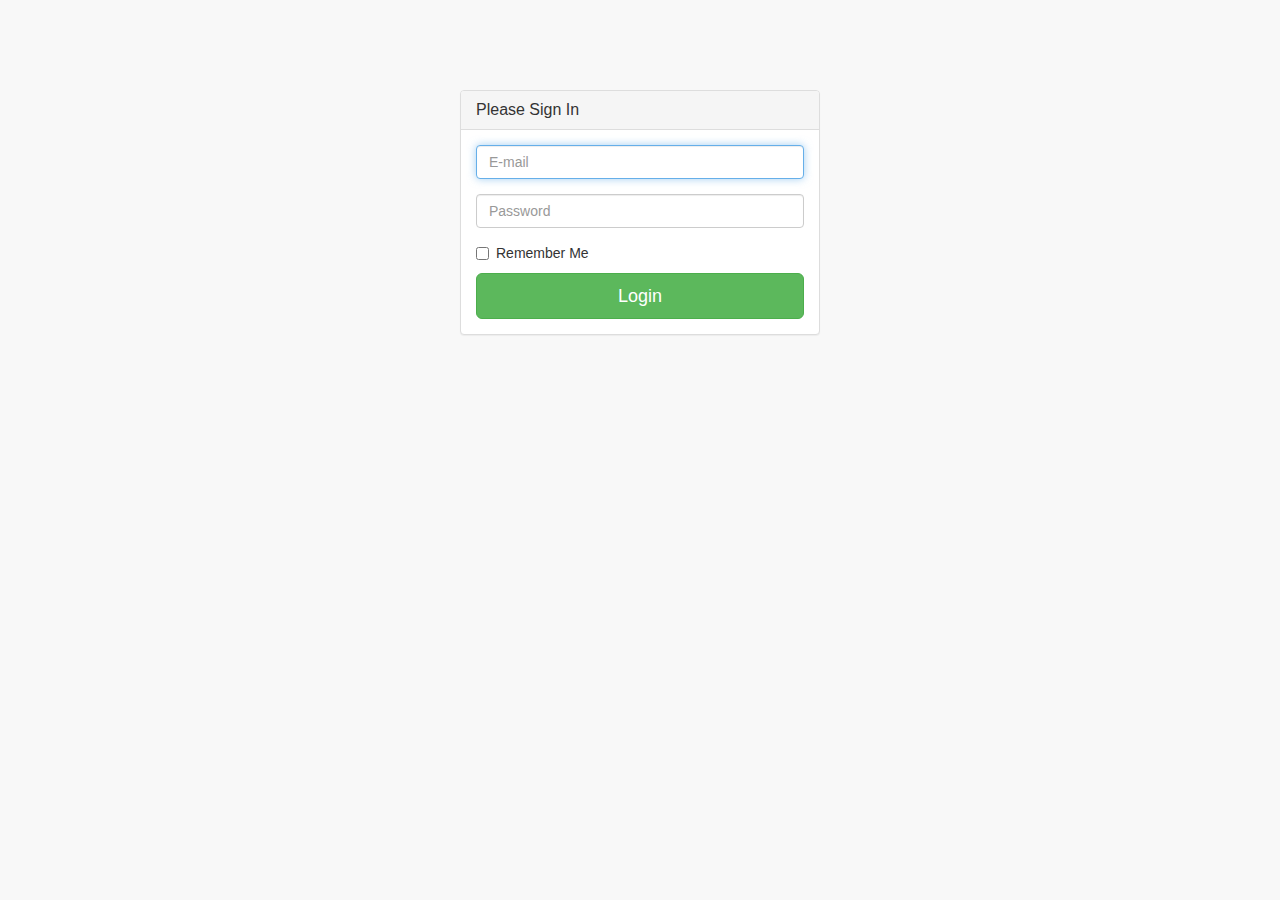
<file: pages/login.html>
<!DOCTYPE html>
<html lang="en">

<head>

    <meta charset="utf-8">
    <meta http-equiv="X-UA-Compatible" content="IE=edge">
    <meta name="viewport" content="width=device-width, initial-scale=1">
    <meta name="description" content="">
    <meta name="author" content="">

    <title>SB Admin 2 - Bootstrap Admin Theme</title>

    <!-- Bootstrap Core CSS -->
    <link href="../vendor/bootstrap/css/bootstrap.min.css" rel="stylesheet">

    <!-- MetisMenu CSS -->
    <link href="../vendor/metisMenu/metisMenu.min.css" rel="stylesheet">

    <!-- Custom CSS -->
    <link href="../dist/css/sb-admin-2.css" rel="stylesheet">

    <!-- Custom Fonts -->
    <link href="../vendor/font-awesome/css/font-awesome.min.css" rel="stylesheet" type="text/css">

    <!-- HTML5 Shim and Respond.js IE8 support of HTML5 elements and media queries -->
    <!-- WARNING: Respond.js doesn't work if you view the page via file:// -->
    <!--[if lt IE 9]>
        <script src="https://oss.maxcdn.com/libs/html5shiv/3.7.0/html5shiv.js"></script>
        <script src="https://oss.maxcdn.com/libs/respond.js/1.4.2/respond.min.js"></script>
    <![endif]-->

</head>

<body>

    <div class="container">
        <div class="row">
            <div class="col-md-4 col-md-offset-4">
                <div class="login-panel panel panel-default">
                    <div class="panel-heading">
                        <h3 class="panel-title">Please Sign In</h3>
                    </div>
                    <div class="panel-body">
                        <form role="form">
                            <fieldset>
                                <div class="form-group">
                                    <input class="form-control" placeholder="E-mail" name="email" type="email" autofocus>
                                </div>
                                <div class="form-group">
                                    <input class="form-control" placeholder="Password" name="password" type="password" value="">
                                </div>
                                <div class="checkbox">
                                    <label>
                                        <input name="remember" type="checkbox" value="Remember Me">Remember Me
                                    </label>
                                </div>
                                <!-- Change this to a button or input when using this as a form -->
                                <a href="index.html" class="btn btn-lg btn-success btn-block">Login</a>
                            </fieldset>
                        </form>
                    </div>
                </div>
            </div>
        </div>
    </div>

    <!-- jQuery -->
    <script src="../vendor/jquery/jquery.min.js"></script>

    <!-- Bootstrap Core JavaScript -->
    <script src="../vendor/bootstrap/js/bootstrap.min.js"></script>

    <!-- Metis Menu Plugin JavaScript -->
    <script src="../vendor/metisMenu/metisMenu.min.js"></script>

    <!-- Custom Theme JavaScript -->
    <script src="../dist/js/sb-admin-2.js"></script>

</body>

</html>
</file>
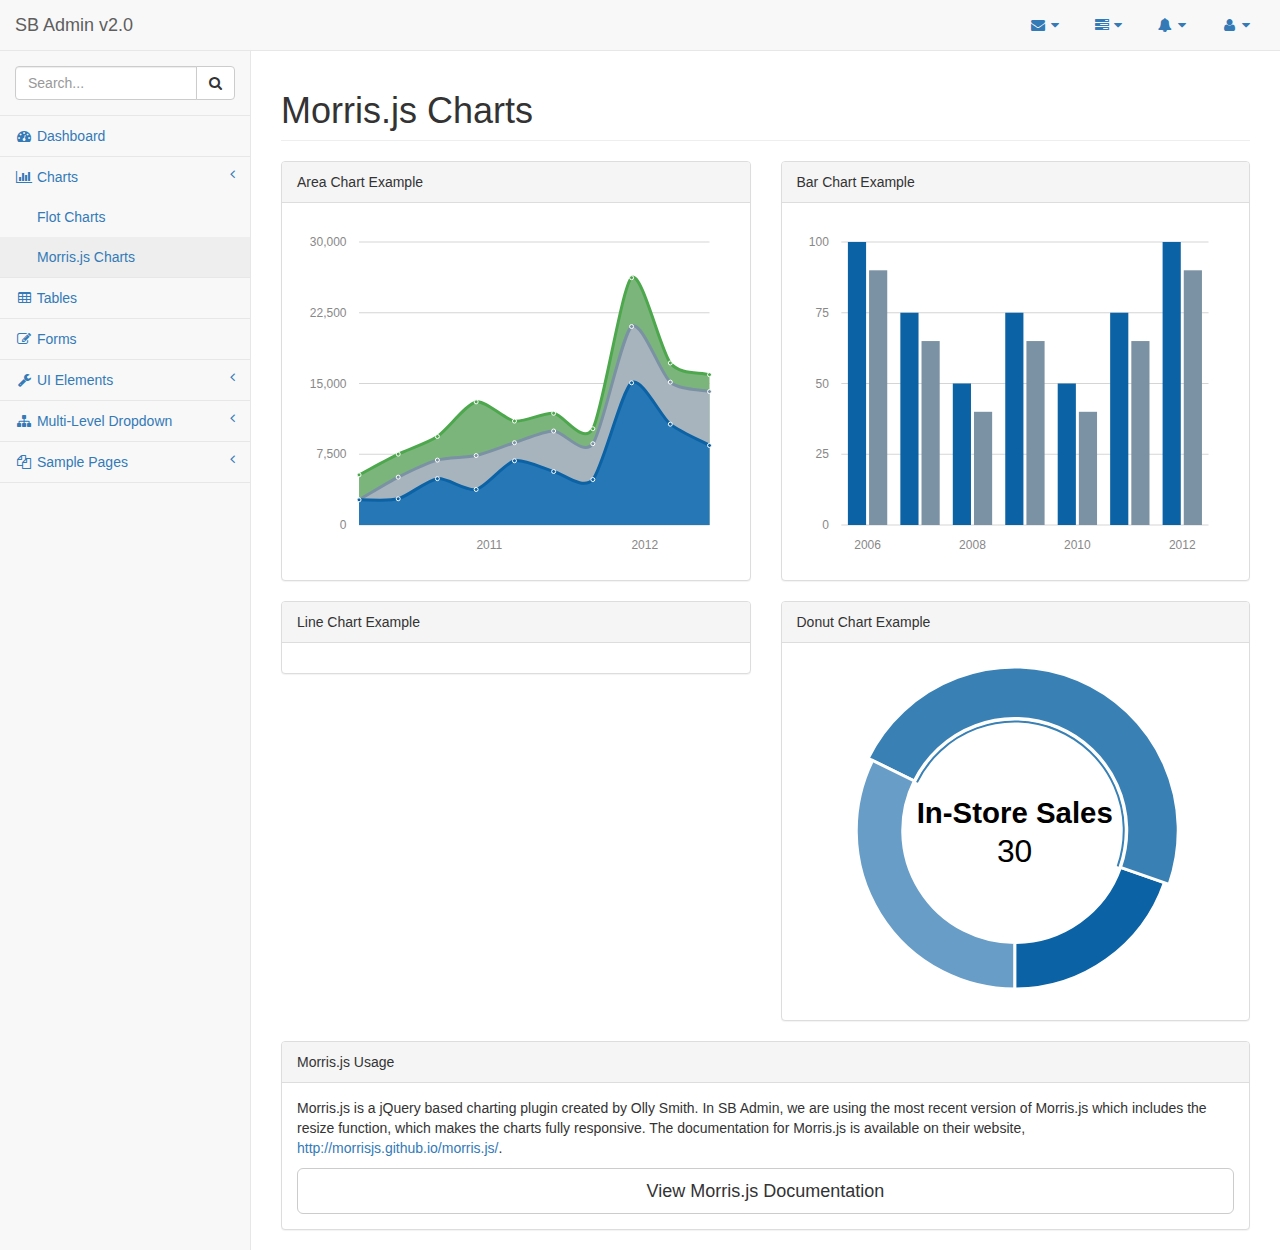
<file: pages/morris.html>
<!DOCTYPE html>
<html lang="en">

<head>

    <meta charset="utf-8">
    <meta http-equiv="X-UA-Compatible" content="IE=edge">
    <meta name="viewport" content="width=device-width, initial-scale=1">
    <meta name="description" content="">
    <meta name="author" content="">

    <title>SB Admin 2 - Bootstrap Admin Theme</title>

    <!-- Bootstrap Core CSS -->
    <link href="../vendor/bootstrap/css/bootstrap.min.css" rel="stylesheet">

    <!-- MetisMenu CSS -->
    <link href="../vendor/metisMenu/metisMenu.min.css" rel="stylesheet">

    <!-- Custom CSS -->
    <link href="../dist/css/sb-admin-2.css" rel="stylesheet">

    <!-- Morris Charts CSS -->
    <link href="../vendor/morrisjs/morris.css" rel="stylesheet">

    <!-- Custom Fonts -->
    <link href="../vendor/font-awesome/css/font-awesome.min.css" rel="stylesheet" type="text/css">

    <!-- HTML5 Shim and Respond.js IE8 support of HTML5 elements and media queries -->
    <!-- WARNING: Respond.js doesn't work if you view the page via file:// -->
    <!--[if lt IE 9]>
        <script src="https://oss.maxcdn.com/libs/html5shiv/3.7.0/html5shiv.js"></script>
        <script src="https://oss.maxcdn.com/libs/respond.js/1.4.2/respond.min.js"></script>
    <![endif]-->

</head>

<body>

    <div id="wrapper">

        <!-- Navigation -->
        <nav class="navbar navbar-default navbar-static-top" role="navigation" style="margin-bottom: 0">
            <div class="navbar-header">
                <button type="button" class="navbar-toggle" data-toggle="collapse" data-target=".navbar-collapse">
                    <span class="sr-only">Toggle navigation</span>
                    <span class="icon-bar"></span>
                    <span class="icon-bar"></span>
                    <span class="icon-bar"></span>
                </button>
                <a class="navbar-brand" href="index.html">SB Admin v2.0</a>
            </div>
            <!-- /.navbar-header -->

            <ul class="nav navbar-top-links navbar-right">
                <li class="dropdown">
                    <a class="dropdown-toggle" data-toggle="dropdown" href="#">
                        <i class="fa fa-envelope fa-fw"></i> <i class="fa fa-caret-down"></i>
                    </a>
                    <ul class="dropdown-menu dropdown-messages">
                        <li>
                            <a href="#">
                                <div>
                                    <strong>John Smith</strong>
                                    <span class="pull-right text-muted">
                                        <em>Yesterday</em>
                                    </span>
                                </div>
                                <div>Lorem ipsum dolor sit amet, consectetur adipiscing elit. Pellentesque eleifend...</div>
                            </a>
                        </li>
                        <li class="divider"></li>
                        <li>
                            <a href="#">
                                <div>
                                    <strong>John Smith</strong>
                                    <span class="pull-right text-muted">
                                        <em>Yesterday</em>
                                    </span>
                                </div>
                                <div>Lorem ipsum dolor sit amet, consectetur adipiscing elit. Pellentesque eleifend...</div>
                            </a>
                        </li>
                        <li class="divider"></li>
                        <li>
                            <a href="#">
                                <div>
                                    <strong>John Smith</strong>
                                    <span class="pull-right text-muted">
                                        <em>Yesterday</em>
                                    </span>
                                </div>
                                <div>Lorem ipsum dolor sit amet, consectetur adipiscing elit. Pellentesque eleifend...</div>
                            </a>
                        </li>
                        <li class="divider"></li>
                        <li>
                            <a class="text-center" href="#">
                                <strong>Read All Messages</strong>
                                <i class="fa fa-angle-right"></i>
                            </a>
                        </li>
                    </ul>
                    <!-- /.dropdown-messages -->
                </li>
                <!-- /.dropdown -->
                <li class="dropdown">
                    <a class="dropdown-toggle" data-toggle="dropdown" href="#">
                        <i class="fa fa-tasks fa-fw"></i> <i class="fa fa-caret-down"></i>
                    </a>
                    <ul class="dropdown-menu dropdown-tasks">
                        <li>
                            <a href="#">
                                <div>
                                    <p>
                                        <strong>Task 1</strong>
                                        <span class="pull-right text-muted">40% Complete</span>
                                    </p>
                                    <div class="progress progress-striped active">
                                        <div class="progress-bar progress-bar-success" role="progressbar" aria-valuenow="40" aria-valuemin="0" aria-valuemax="100" style="width: 40%">
                                            <span class="sr-only">40% Complete (success)</span>
                                        </div>
                                    </div>
                                </div>
                            </a>
                        </li>
                        <li class="divider"></li>
                        <li>
                            <a href="#">
                                <div>
                                    <p>
                                        <strong>Task 2</strong>
                                        <span class="pull-right text-muted">20% Complete</span>
                                    </p>
                                    <div class="progress progress-striped active">
                                        <div class="progress-bar progress-bar-info" role="progressbar" aria-valuenow="20" aria-valuemin="0" aria-valuemax="100" style="width: 20%">
                                            <span class="sr-only">20% Complete</span>
                                        </div>
                                    </div>
                                </div>
                            </a>
                        </li>
                        <li class="divider"></li>
                        <li>
                            <a href="#">
                                <div>
                                    <p>
                                        <strong>Task 3</strong>
                                        <span class="pull-right text-muted">60% Complete</span>
                                    </p>
                                    <div class="progress progress-striped active">
                                        <div class="progress-bar progress-bar-warning" role="progressbar" aria-valuenow="60" aria-valuemin="0" aria-valuemax="100" style="width: 60%">
                                            <span class="sr-only">60% Complete (warning)</span>
                                        </div>
                                    </div>
                                </div>
                            </a>
                        </li>
                        <li class="divider"></li>
                        <li>
                            <a href="#">
                                <div>
                                    <p>
                                        <strong>Task 4</strong>
                                        <span class="pull-right text-muted">80% Complete</span>
                                    </p>
                                    <div class="progress progress-striped active">
                                        <div class="progress-bar progress-bar-danger" role="progressbar" aria-valuenow="80" aria-valuemin="0" aria-valuemax="100" style="width: 80%">
                                            <span class="sr-only">80% Complete (danger)</span>
                                        </div>
                                    </div>
                                </div>
                            </a>
                        </li>
                        <li class="divider"></li>
                        <li>
                            <a class="text-center" href="#">
                                <strong>See All Tasks</strong>
                                <i class="fa fa-angle-right"></i>
                            </a>
                        </li>
                    </ul>
                    <!-- /.dropdown-tasks -->
                </li>
                <!-- /.dropdown -->
                <li class="dropdown">
                    <a class="dropdown-toggle" data-toggle="dropdown" href="#">
                        <i class="fa fa-bell fa-fw"></i> <i class="fa fa-caret-down"></i>
                    </a>
                    <ul class="dropdown-menu dropdown-alerts">
                        <li>
                            <a href="#">
                                <div>
                                    <i class="fa fa-comment fa-fw"></i> New Comment
                                    <span class="pull-right text-muted small">4 minutes ago</span>
                                </div>
                            </a>
                        </li>
                        <li class="divider"></li>
                        <li>
                            <a href="#">
                                <div>
                                    <i class="fa fa-twitter fa-fw"></i> 3 New Followers
                                    <span class="pull-right text-muted small">12 minutes ago</span>
                                </div>
                            </a>
                        </li>
                        <li class="divider"></li>
                        <li>
                            <a href="#">
                                <div>
                                    <i class="fa fa-envelope fa-fw"></i> Message Sent
                                    <span class="pull-right text-muted small">4 minutes ago</span>
                                </div>
                            </a>
                        </li>
                        <li class="divider"></li>
                        <li>
                            <a href="#">
                                <div>
                                    <i class="fa fa-tasks fa-fw"></i> New Task
                                    <span class="pull-right text-muted small">4 minutes ago</span>
                                </div>
                            </a>
                        </li>
                        <li class="divider"></li>
                        <li>
                            <a href="#">
                                <div>
                                    <i class="fa fa-upload fa-fw"></i> Server Rebooted
                                    <span class="pull-right text-muted small">4 minutes ago</span>
                                </div>
                            </a>
                        </li>
                        <li class="divider"></li>
                        <li>
                            <a class="text-center" href="#">
                                <strong>See All Alerts</strong>
                                <i class="fa fa-angle-right"></i>
                            </a>
                        </li>
                    </ul>
                    <!-- /.dropdown-alerts -->
                </li>
                <!-- /.dropdown -->
                <li class="dropdown">
                    <a class="dropdown-toggle" data-toggle="dropdown" href="#">
                        <i class="fa fa-user fa-fw"></i> <i class="fa fa-caret-down"></i>
                    </a>
                    <ul class="dropdown-menu dropdown-user">
                        <li><a href="#"><i class="fa fa-user fa-fw"></i> User Profile</a>
                        </li>
                        <li><a href="#"><i class="fa fa-gear fa-fw"></i> Settings</a>
                        </li>
                        <li class="divider"></li>
                        <li><a href="login.html"><i class="fa fa-sign-out fa-fw"></i> Logout</a>
                        </li>
                    </ul>
                    <!-- /.dropdown-user -->
                </li>
                <!-- /.dropdown -->
            </ul>
            <!-- /.navbar-top-links -->

            <div class="navbar-default sidebar" role="navigation">
                <div class="sidebar-nav navbar-collapse">
                    <ul class="nav" id="side-menu">
                        <li class="sidebar-search">
                            <div class="input-group custom-search-form">
                                <input type="text" class="form-control" placeholder="Search...">
                                <span class="input-group-btn">
                                <button class="btn btn-default" type="button">
                                    <i class="fa fa-search"></i>
                                </button>
                            </span>
                            </div>
                            <!-- /input-group -->
                        </li>
                        <li>
                            <a href="index.html"><i class="fa fa-dashboard fa-fw"></i> Dashboard</a>
                        </li>
                        <li>
                            <a href="#"><i class="fa fa-bar-chart-o fa-fw"></i> Charts<span class="fa arrow"></span></a>
                            <ul class="nav nav-second-level">
                                <li>
                                    <a href="flot.html">Flot Charts</a>
                                </li>
                                <li>
                                    <a href="morris.html">Morris.js Charts</a>
                                </li>
                            </ul>
                            <!-- /.nav-second-level -->
                        </li>
                        <li>
                            <a href="tables.html"><i class="fa fa-table fa-fw"></i> Tables</a>
                        </li>
                        <li>
                            <a href="forms.html"><i class="fa fa-edit fa-fw"></i> Forms</a>
                        </li>
                        <li>
                            <a href="#"><i class="fa fa-wrench fa-fw"></i> UI Elements<span class="fa arrow"></span></a>
                            <ul class="nav nav-second-level">
                                <li>
                                    <a href="panels-wells.html">Panels and Wells</a>
                                </li>
                                <li>
                                    <a href="buttons.html">Buttons</a>
                                </li>
                                <li>
                                    <a href="notifications.html">Notifications</a>
                                </li>
                                <li>
                                    <a href="typography.html">Typography</a>
                                </li>
                                <li>
                                    <a href="icons.html"> Icons</a>
                                </li>
                                <li>
                                    <a href="grid.html">Grid</a>
                                </li>
                            </ul>
                            <!-- /.nav-second-level -->
                        </li>
                        <li>
                            <a href="#"><i class="fa fa-sitemap fa-fw"></i> Multi-Level Dropdown<span class="fa arrow"></span></a>
                            <ul class="nav nav-second-level">
                                <li>
                                    <a href="#">Second Level Item</a>
                                </li>
                                <li>
                                    <a href="#">Second Level Item</a>
                                </li>
                                <li>
                                    <a href="#">Third Level <span class="fa arrow"></span></a>
                                    <ul class="nav nav-third-level">
                                        <li>
                                            <a href="#">Third Level Item</a>
                                        </li>
                                        <li>
                                            <a href="#">Third Level Item</a>
                                        </li>
                                        <li>
                                            <a href="#">Third Level Item</a>
                                        </li>
                                        <li>
                                            <a href="#">Third Level Item</a>
                                        </li>
                                    </ul>
                                    <!-- /.nav-third-level -->
                                </li>
                            </ul>
                            <!-- /.nav-second-level -->
                        </li>
                        <li>
                            <a href="#"><i class="fa fa-files-o fa-fw"></i> Sample Pages<span class="fa arrow"></span></a>
                            <ul class="nav nav-second-level">
                                <li>
                                    <a href="blank.html">Blank Page</a>
                                </li>
                                <li>
                                    <a href="login.html">Login Page</a>
                                </li>
                            </ul>
                            <!-- /.nav-second-level -->
                        </li>
                    </ul>
                </div>
                <!-- /.sidebar-collapse -->
            </div>
            <!-- /.navbar-static-side -->
        </nav>

        <div id="page-wrapper">
            <div class="row">
                <div class="col-lg-12">
                    <h1 class="page-header">Morris.js Charts</h1>
                </div>
                <!-- /.col-lg-12 -->
            </div>
            <!-- /.row -->
            <div class="row">
                <div class="col-lg-6">
                    <div class="panel panel-default">
                        <div class="panel-heading">
                            Area Chart Example
                        </div>
                        <!-- /.panel-heading -->
                        <div class="panel-body">
                            <div id="morris-area-chart"></div>
                        </div>
                        <!-- /.panel-body -->
                    </div>
                    <!-- /.panel -->
                </div>
                <!-- /.col-lg-6 -->
                <div class="col-lg-6">
                    <div class="panel panel-default">
                        <div class="panel-heading">
                            Bar Chart Example
                        </div>
                        <!-- /.panel-heading -->
                        <div class="panel-body">
                            <div id="morris-bar-chart"></div>
                        </div>
                        <!-- /.panel-body -->
                    </div>
                    <!-- /.panel -->
                </div>
                <!-- /.col-lg-6 -->
                <div class="col-lg-6">
                    <div class="panel panel-default">
                        <div class="panel-heading">
                            Line Chart Example
                        </div>
                        <!-- /.panel-heading -->
                        <div class="panel-body">
                            <div id="morris-line-chart"></div>
                        </div>
                        <!-- /.panel-body -->
                    </div>
                    <!-- /.panel -->
                </div>
                <!-- /.col-lg-6 -->
                <div class="col-lg-6">
                    <div class="panel panel-default">
                        <div class="panel-heading">
                            Donut Chart Example
                        </div>
                        <!-- /.panel-heading -->
                        <div class="panel-body">
                            <div id="morris-donut-chart"></div>
                        </div>
                        <!-- /.panel-body -->
                    </div>
                    <!-- /.panel -->
                </div>
                <!-- /.col-lg-6 -->
                <div class="col-lg-12">
                    <div class="panel panel-default">
                        <div class="panel-heading">
                            Morris.js Usage
                        </div>
                        <!-- /.panel-heading -->
                        <div class="panel-body">
                            <p>Morris.js is a jQuery based charting plugin created by Olly Smith. In SB Admin, we are using the most recent version of Morris.js which includes the resize function, which makes the charts fully responsive. The documentation for Morris.js is available on their website, <a target="_blank" href="http://morrisjs.github.io/morris.js/">http://morrisjs.github.io/morris.js/</a>.</p>
                            <a target="_blank" class="btn btn-default btn-lg btn-block" href="http://morrisjs.github.io/morris.js/">View Morris.js Documentation</a>
                        </div>
                        <!-- /.panel-body -->
                    </div>
                    <!-- /.panel -->
                </div>
                <!-- /.col-lg-6 -->
            </div>
            <!-- /.row -->
        </div>
        <!-- /#page-wrapper -->

    </div>
    <!-- /#wrapper -->

    <!-- jQuery -->
    <script src="../vendor/jquery/jquery.min.js"></script>

    <!-- Bootstrap Core JavaScript -->
    <script src="../vendor/bootstrap/js/bootstrap.min.js"></script>

    <!-- Metis Menu Plugin JavaScript -->
    <script src="../vendor/metisMenu/metisMenu.min.js"></script>

    <!-- Morris Charts JavaScript -->
    <script src="../vendor/raphael/raphael.min.js"></script>
    <script src="../vendor/morrisjs/morris.min.js"></script>
    <script src="../data/morris-data.js"></script>

    <!-- Custom Theme JavaScript -->
    <script src="../dist/js/sb-admin-2.js"></script>

</body>

</html>
</file>
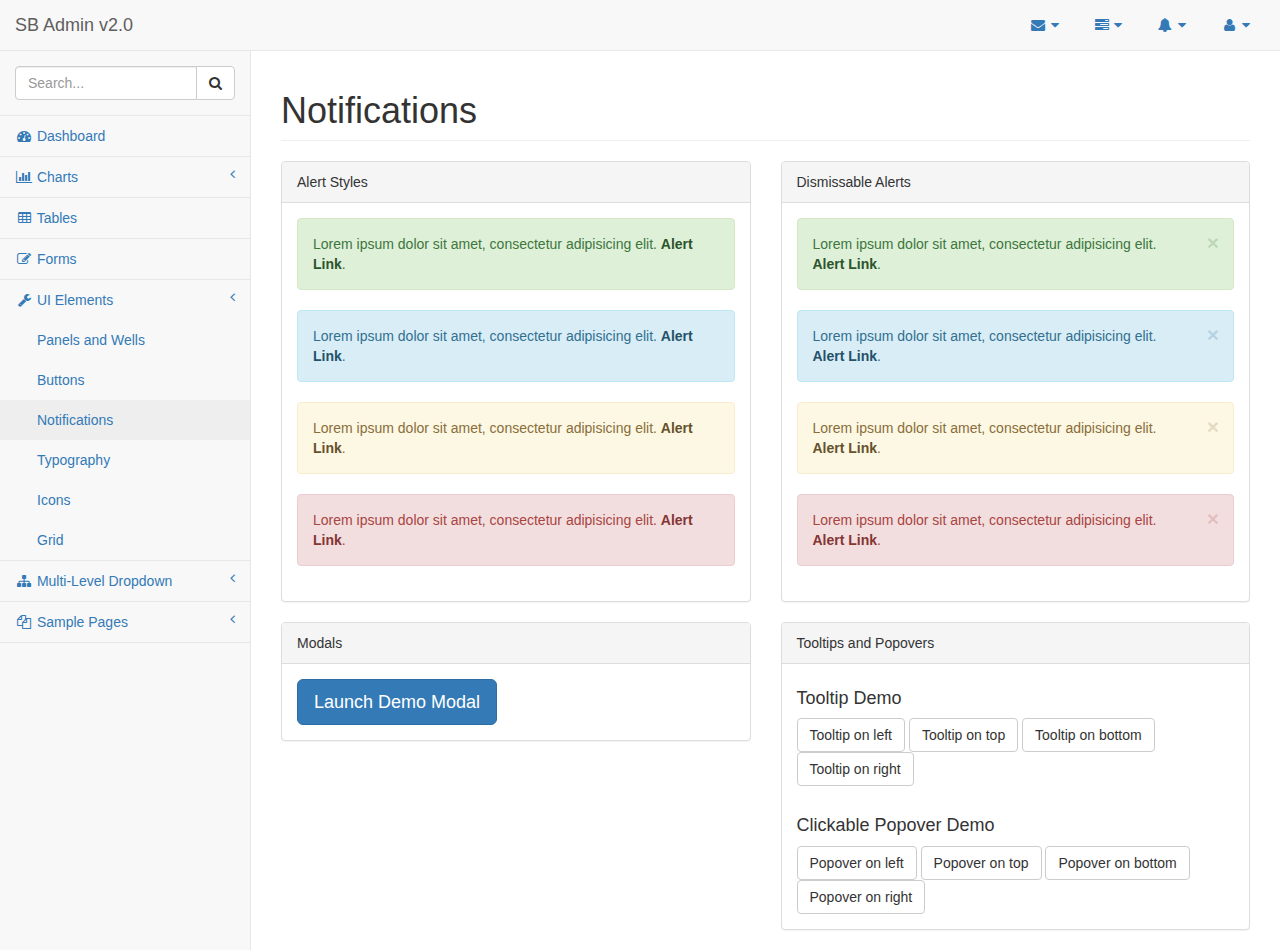
<file: pages/notifications.html>
<!DOCTYPE html>
<html lang="en">

<head>

    <meta charset="utf-8">
    <meta http-equiv="X-UA-Compatible" content="IE=edge">
    <meta name="viewport" content="width=device-width, initial-scale=1">
    <meta name="description" content="">
    <meta name="author" content="">

    <title>SB Admin 2 - Bootstrap Admin Theme</title>

    <!-- Bootstrap Core CSS -->
    <link href="../vendor/bootstrap/css/bootstrap.min.css" rel="stylesheet">

    <!-- MetisMenu CSS -->
    <link href="../vendor/metisMenu/metisMenu.min.css" rel="stylesheet">

    <!-- Custom CSS -->
    <link href="../dist/css/sb-admin-2.css" rel="stylesheet">

    <!-- Custom Fonts -->
    <link href="../vendor/font-awesome/css/font-awesome.min.css" rel="stylesheet" type="text/css">

    <!-- HTML5 Shim and Respond.js IE8 support of HTML5 elements and media queries -->
    <!-- WARNING: Respond.js doesn't work if you view the page via file:// -->
    <!--[if lt IE 9]>
        <script src="https://oss.maxcdn.com/libs/html5shiv/3.7.0/html5shiv.js"></script>
        <script src="https://oss.maxcdn.com/libs/respond.js/1.4.2/respond.min.js"></script>
    <![endif]-->

</head>

<body>

    <div id="wrapper">

        <!-- Navigation -->
        <nav class="navbar navbar-default navbar-static-top" role="navigation" style="margin-bottom: 0">
            <div class="navbar-header">
                <button type="button" class="navbar-toggle" data-toggle="collapse" data-target=".navbar-collapse">
                    <span class="sr-only">Toggle navigation</span>
                    <span class="icon-bar"></span>
                    <span class="icon-bar"></span>
                    <span class="icon-bar"></span>
                </button>
                <a class="navbar-brand" href="index.html">SB Admin v2.0</a>
            </div>
            <!-- /.navbar-header -->

            <ul class="nav navbar-top-links navbar-right">
                <li class="dropdown">
                    <a class="dropdown-toggle" data-toggle="dropdown" href="#">
                        <i class="fa fa-envelope fa-fw"></i> <i class="fa fa-caret-down"></i>
                    </a>
                    <ul class="dropdown-menu dropdown-messages">
                        <li>
                            <a href="#">
                                <div>
                                    <strong>John Smith</strong>
                                    <span class="pull-right text-muted">
                                        <em>Yesterday</em>
                                    </span>
                                </div>
                                <div>Lorem ipsum dolor sit amet, consectetur adipiscing elit. Pellentesque eleifend...</div>
                            </a>
                        </li>
                        <li class="divider"></li>
                        <li>
                            <a href="#">
                                <div>
                                    <strong>John Smith</strong>
                                    <span class="pull-right text-muted">
                                        <em>Yesterday</em>
                                    </span>
                                </div>
                                <div>Lorem ipsum dolor sit amet, consectetur adipiscing elit. Pellentesque eleifend...</div>
                            </a>
                        </li>
                        <li class="divider"></li>
                        <li>
                            <a href="#">
                                <div>
                                    <strong>John Smith</strong>
                                    <span class="pull-right text-muted">
                                        <em>Yesterday</em>
                                    </span>
                                </div>
                                <div>Lorem ipsum dolor sit amet, consectetur adipiscing elit. Pellentesque eleifend...</div>
                            </a>
                        </li>
                        <li class="divider"></li>
                        <li>
                            <a class="text-center" href="#">
                                <strong>Read All Messages</strong>
                                <i class="fa fa-angle-right"></i>
                            </a>
                        </li>
                    </ul>
                    <!-- /.dropdown-messages -->
                </li>
                <!-- /.dropdown -->
                <li class="dropdown">
                    <a class="dropdown-toggle" data-toggle="dropdown" href="#">
                        <i class="fa fa-tasks fa-fw"></i> <i class="fa fa-caret-down"></i>
                    </a>
                    <ul class="dropdown-menu dropdown-tasks">
                        <li>
                            <a href="#">
                                <div>
                                    <p>
                                        <strong>Task 1</strong>
                                        <span class="pull-right text-muted">40% Complete</span>
                                    </p>
                                    <div class="progress progress-striped active">
                                        <div class="progress-bar progress-bar-success" role="progressbar" aria-valuenow="40" aria-valuemin="0" aria-valuemax="100" style="width: 40%">
                                            <span class="sr-only">40% Complete (success)</span>
                                        </div>
                                    </div>
                                </div>
                            </a>
                        </li>
                        <li class="divider"></li>
                        <li>
                            <a href="#">
                                <div>
                                    <p>
                                        <strong>Task 2</strong>
                                        <span class="pull-right text-muted">20% Complete</span>
                                    </p>
                                    <div class="progress progress-striped active">
                                        <div class="progress-bar progress-bar-info" role="progressbar" aria-valuenow="20" aria-valuemin="0" aria-valuemax="100" style="width: 20%">
                                            <span class="sr-only">20% Complete</span>
                                        </div>
                                    </div>
                                </div>
                            </a>
                        </li>
                        <li class="divider"></li>
                        <li>
                            <a href="#">
                                <div>
                                    <p>
                                        <strong>Task 3</strong>
                                        <span class="pull-right text-muted">60% Complete</span>
                                    </p>
                                    <div class="progress progress-striped active">
                                        <div class="progress-bar progress-bar-warning" role="progressbar" aria-valuenow="60" aria-valuemin="0" aria-valuemax="100" style="width: 60%">
                                            <span class="sr-only">60% Complete (warning)</span>
                                        </div>
                                    </div>
                                </div>
                            </a>
                        </li>
                        <li class="divider"></li>
                        <li>
                            <a href="#">
                                <div>
                                    <p>
                                        <strong>Task 4</strong>
                                        <span class="pull-right text-muted">80% Complete</span>
                                    </p>
                                    <div class="progress progress-striped active">
                                        <div class="progress-bar progress-bar-danger" role="progressbar" aria-valuenow="80" aria-valuemin="0" aria-valuemax="100" style="width: 80%">
                                            <span class="sr-only">80% Complete (danger)</span>
                                        </div>
                                    </div>
                                </div>
                            </a>
                        </li>
                        <li class="divider"></li>
                        <li>
                            <a class="text-center" href="#">
                                <strong>See All Tasks</strong>
                                <i class="fa fa-angle-right"></i>
                            </a>
                        </li>
                    </ul>
                    <!-- /.dropdown-tasks -->
                </li>
                <!-- /.dropdown -->
                <li class="dropdown">
                    <a class="dropdown-toggle" data-toggle="dropdown" href="#">
                        <i class="fa fa-bell fa-fw"></i> <i class="fa fa-caret-down"></i>
                    </a>
                    <ul class="dropdown-menu dropdown-alerts">
                        <li>
                            <a href="#">
                                <div>
                                    <i class="fa fa-comment fa-fw"></i> New Comment
                                    <span class="pull-right text-muted small">4 minutes ago</span>
                                </div>
                            </a>
                        </li>
                        <li class="divider"></li>
                        <li>
                            <a href="#">
                                <div>
                                    <i class="fa fa-twitter fa-fw"></i> 3 New Followers
                                    <span class="pull-right text-muted small">12 minutes ago</span>
                                </div>
                            </a>
                        </li>
                        <li class="divider"></li>
                        <li>
                            <a href="#">
                                <div>
                                    <i class="fa fa-envelope fa-fw"></i> Message Sent
                                    <span class="pull-right text-muted small">4 minutes ago</span>
                                </div>
                            </a>
                        </li>
                        <li class="divider"></li>
                        <li>
                            <a href="#">
                                <div>
                                    <i class="fa fa-tasks fa-fw"></i> New Task
                                    <span class="pull-right text-muted small">4 minutes ago</span>
                                </div>
                            </a>
                        </li>
                        <li class="divider"></li>
                        <li>
                            <a href="#">
                                <div>
                                    <i class="fa fa-upload fa-fw"></i> Server Rebooted
                                    <span class="pull-right text-muted small">4 minutes ago</span>
                                </div>
                            </a>
                        </li>
                        <li class="divider"></li>
                        <li>
                            <a class="text-center" href="#">
                                <strong>See All Alerts</strong>
                                <i class="fa fa-angle-right"></i>
                            </a>
                        </li>
                    </ul>
                    <!-- /.dropdown-alerts -->
                </li>
                <!-- /.dropdown -->
                <li class="dropdown">
                    <a class="dropdown-toggle" data-toggle="dropdown" href="#">
                        <i class="fa fa-user fa-fw"></i> <i class="fa fa-caret-down"></i>
                    </a>
                    <ul class="dropdown-menu dropdown-user">
                        <li><a href="#"><i class="fa fa-user fa-fw"></i> User Profile</a>
                        </li>
                        <li><a href="#"><i class="fa fa-gear fa-fw"></i> Settings</a>
                        </li>
                        <li class="divider"></li>
                        <li><a href="login.html"><i class="fa fa-sign-out fa-fw"></i> Logout</a>
                        </li>
                    </ul>
                    <!-- /.dropdown-user -->
                </li>
                <!-- /.dropdown -->
            </ul>
            <!-- /.navbar-top-links -->

            <div class="navbar-default sidebar" role="navigation">
                <div class="sidebar-nav navbar-collapse">
                    <ul class="nav" id="side-menu">
                        <li class="sidebar-search">
                            <div class="input-group custom-search-form">
                                <input type="text" class="form-control" placeholder="Search...">
                                <span class="input-group-btn">
                                <button class="btn btn-default" type="button">
                                    <i class="fa fa-search"></i>
                                </button>
                            </span>
                            </div>
                            <!-- /input-group -->
                        </li>
                        <li>
                            <a href="index.html"><i class="fa fa-dashboard fa-fw"></i> Dashboard</a>
                        </li>
                        <li>
                            <a href="#"><i class="fa fa-bar-chart-o fa-fw"></i> Charts<span class="fa arrow"></span></a>
                            <ul class="nav nav-second-level">
                                <li>
                                    <a href="flot.html">Flot Charts</a>
                                </li>
                                <li>
                                    <a href="morris.html">Morris.js Charts</a>
                                </li>
                            </ul>
                            <!-- /.nav-second-level -->
                        </li>
                        <li>
                            <a href="tables.html"><i class="fa fa-table fa-fw"></i> Tables</a>
                        </li>
                        <li>
                            <a href="forms.html"><i class="fa fa-edit fa-fw"></i> Forms</a>
                        </li>
                        <li>
                            <a href="#"><i class="fa fa-wrench fa-fw"></i> UI Elements<span class="fa arrow"></span></a>
                            <ul class="nav nav-second-level">
                                <li>
                                    <a href="panels-wells.html">Panels and Wells</a>
                                </li>
                                <li>
                                    <a href="buttons.html">Buttons</a>
                                </li>
                                <li>
                                    <a href="notifications.html">Notifications</a>
                                </li>
                                <li>
                                    <a href="typography.html">Typography</a>
                                </li>
                                <li>
                                    <a href="icons.html"> Icons</a>
                                </li>
                                <li>
                                    <a href="grid.html">Grid</a>
                                </li>
                            </ul>
                            <!-- /.nav-second-level -->
                        </li>
                        <li>
                            <a href="#"><i class="fa fa-sitemap fa-fw"></i> Multi-Level Dropdown<span class="fa arrow"></span></a>
                            <ul class="nav nav-second-level">
                                <li>
                                    <a href="#">Second Level Item</a>
                                </li>
                                <li>
                                    <a href="#">Second Level Item</a>
                                </li>
                                <li>
                                    <a href="#">Third Level <span class="fa arrow"></span></a>
                                    <ul class="nav nav-third-level">
                                        <li>
                                            <a href="#">Third Level Item</a>
                                        </li>
                                        <li>
                                            <a href="#">Third Level Item</a>
                                        </li>
                                        <li>
                                            <a href="#">Third Level Item</a>
                                        </li>
                                        <li>
                                            <a href="#">Third Level Item</a>
                                        </li>
                                    </ul>
                                    <!-- /.nav-third-level -->
                                </li>
                            </ul>
                            <!-- /.nav-second-level -->
                        </li>
                        <li>
                            <a href="#"><i class="fa fa-files-o fa-fw"></i> Sample Pages<span class="fa arrow"></span></a>
                            <ul class="nav nav-second-level">
                                <li>
                                    <a href="blank.html">Blank Page</a>
                                </li>
                                <li>
                                    <a href="login.html">Login Page</a>
                                </li>
                            </ul>
                            <!-- /.nav-second-level -->
                        </li>
                    </ul>
                </div>
                <!-- /.sidebar-collapse -->
            </div>
            <!-- /.navbar-static-side -->
        </nav>

        <div id="page-wrapper">
            <div class="row">
                <div class="col-lg-12">
                    <h1 class="page-header">Notifications</h1>
                </div>
                <!-- /.col-lg-12 -->
            </div>
            <!-- /.row -->
            <div class="row">
                <div class="col-lg-6">
                    <div class="panel panel-default">
                        <div class="panel-heading">
                            Alert Styles
                        </div>
                        <!-- /.panel-heading -->
                        <div class="panel-body">
                            <div class="alert alert-success">
                                Lorem ipsum dolor sit amet, consectetur adipisicing elit. <a href="#" class="alert-link">Alert Link</a>.
                            </div>
                            <div class="alert alert-info">
                                Lorem ipsum dolor sit amet, consectetur adipisicing elit. <a href="#" class="alert-link">Alert Link</a>.
                            </div>
                            <div class="alert alert-warning">
                                Lorem ipsum dolor sit amet, consectetur adipisicing elit. <a href="#" class="alert-link">Alert Link</a>.
                            </div>
                            <div class="alert alert-danger">
                                Lorem ipsum dolor sit amet, consectetur adipisicing elit. <a href="#" class="alert-link">Alert Link</a>.
                            </div>
                        </div>
                        <!-- .panel-body -->
                    </div>
                    <!-- /.panel -->
                </div>
                <!-- /.col-lg-6 -->
                <div class="col-lg-6">
                    <div class="panel panel-default">
                        <div class="panel-heading">
                            Dismissable Alerts
                        </div>
                        <!-- /.panel-heading -->
                        <div class="panel-body">
                            <div class="alert alert-success alert-dismissable">
                                <button type="button" class="close" data-dismiss="alert" aria-hidden="true">&times;</button>
                                Lorem ipsum dolor sit amet, consectetur adipisicing elit. <a href="#" class="alert-link">Alert Link</a>.
                            </div>
                            <div class="alert alert-info alert-dismissable">
                                <button type="button" class="close" data-dismiss="alert" aria-hidden="true">&times;</button>
                                Lorem ipsum dolor sit amet, consectetur adipisicing elit. <a href="#" class="alert-link">Alert Link</a>.
                            </div>
                            <div class="alert alert-warning alert-dismissable">
                                <button type="button" class="close" data-dismiss="alert" aria-hidden="true">&times;</button>
                                Lorem ipsum dolor sit amet, consectetur adipisicing elit. <a href="#" class="alert-link">Alert Link</a>.
                            </div>
                            <div class="alert alert-danger alert-dismissable">
                                <button type="button" class="close" data-dismiss="alert" aria-hidden="true">&times;</button>
                                Lorem ipsum dolor sit amet, consectetur adipisicing elit. <a href="#" class="alert-link">Alert Link</a>.
                            </div>
                        </div>
                        <!-- .panel-body -->
                    </div>
                    <!-- /.panel -->
                </div>
                <!-- /.col-lg-6 -->
            </div>
            <!-- /.row -->
            <div class="row">
                <div class="col-lg-6">
                    <div class="panel panel-default">
                        <div class="panel-heading">
                            Modals
                        </div>
                        <!-- /.panel-heading -->
                        <div class="panel-body">
                            <!-- Button trigger modal -->
                            <button class="btn btn-primary btn-lg" data-toggle="modal" data-target="#myModal">
                                Launch Demo Modal
                            </button>
                            <!-- Modal -->
                            <div class="modal fade" id="myModal" tabindex="-1" role="dialog" aria-labelledby="myModalLabel" aria-hidden="true">
                                <div class="modal-dialog">
                                    <div class="modal-content">
                                        <div class="modal-header">
                                            <button type="button" class="close" data-dismiss="modal" aria-hidden="true">&times;</button>
                                            <h4 class="modal-title" id="myModalLabel">Modal title</h4>
                                        </div>
                                        <div class="modal-body">
                                            Lorem ipsum dolor sit amet, consectetur adipisicing elit, sed do eiusmod tempor incididunt ut labore et dolore magna aliqua. Ut enim ad minim veniam, quis nostrud exercitation ullamco laboris nisi ut aliquip ex ea commodo consequat. Duis aute irure dolor in reprehenderit in voluptate velit esse cillum dolore eu fugiat nulla pariatur. Excepteur sint occaecat cupidatat non proident, sunt in culpa qui officia deserunt mollit anim id est laborum.
                                        </div>
                                        <div class="modal-footer">
                                            <button type="button" class="btn btn-default" data-dismiss="modal">Close</button>
                                            <button type="button" class="btn btn-primary">Save changes</button>
                                        </div>
                                    </div>
                                    <!-- /.modal-content -->
                                </div>
                                <!-- /.modal-dialog -->
                            </div>
                            <!-- /.modal -->
                        </div>
                        <!-- .panel-body -->
                    </div>
                    <!-- /.panel -->
                </div>
                <!-- /.col-lg-6 -->
                <div class="col-lg-6">
                    <div class="panel panel-default">
                        <div class="panel-heading">
                            Tooltips and Popovers
                        </div>
                        <!-- /.panel-heading -->
                        <div class="panel-body">
                            <h4>Tooltip Demo</h4>
                            <div class="tooltip-demo">
                                <button type="button" class="btn btn-default" data-toggle="tooltip" data-placement="left" title="Tooltip on left">Tooltip on left</button>
                                <button type="button" class="btn btn-default" data-toggle="tooltip" data-placement="top" title="Tooltip on top">Tooltip on top</button>
                                <button type="button" class="btn btn-default" data-toggle="tooltip" data-placement="bottom" title="Tooltip on bottom">Tooltip on bottom</button>
                                <button type="button" class="btn btn-default" data-toggle="tooltip" data-placement="right" title="Tooltip on right">Tooltip on right</button>
                            </div>
                            <br>
                            <h4>Clickable Popover Demo</h4>
                            <div class="tooltip-demo">
                                <button type="button" class="btn btn-default" data-container="body" data-toggle="popover" data-placement="left" data-content="Vivamus sagittis lacus vel augue laoreet rutrum faucibus.">
                                    Popover on left
                                </button>
                                <button type="button" class="btn btn-default" data-container="body" data-toggle="popover" data-placement="top" data-content="Vivamus sagittis lacus vel augue laoreet rutrum faucibus.">
                                    Popover on top
                                </button>
                                <button type="button" class="btn btn-default" data-container="body" data-toggle="popover" data-placement="bottom" data-content="Vivamus sagittis lacus vel augue laoreet rutrum faucibus.">
                                    Popover on bottom
                                </button>
                                <button type="button" class="btn btn-default" data-container="body" data-toggle="popover" data-placement="right" data-content="Vivamus sagittis lacus vel augue laoreet rutrum faucibus.">
                                    Popover on right
                                </button>
                            </div>
                        </div>
                        <!-- .panel-body -->
                    </div>
                    <!-- /.panel -->
                </div>
                <!-- /.col-lg-6 -->
            </div>
            <!-- /.row -->
        </div>
        <!-- /#page-wrapper -->

    </div>
    <!-- /#wrapper -->

    <!-- jQuery -->
    <script src="../vendor/jquery/jquery.min.js"></script>

    <!-- Bootstrap Core JavaScript -->
    <script src="../vendor/bootstrap/js/bootstrap.min.js"></script>

    <!-- Metis Menu Plugin JavaScript -->
    <script src="../vendor/metisMenu/metisMenu.min.js"></script>

    <!-- Custom Theme JavaScript -->
    <script src="../dist/js/sb-admin-2.js"></script>

    <!-- Page-Level Demo Scripts - Notifications - Use for reference -->
    <script>
    // tooltip demo
    $('.tooltip-demo').tooltip({
        selector: "[data-toggle=tooltip]",
        container: "body"
    })
    // popover demo
    $("[data-toggle=popover]")
        .popover()
    </script>

</body>

</html>
</file>
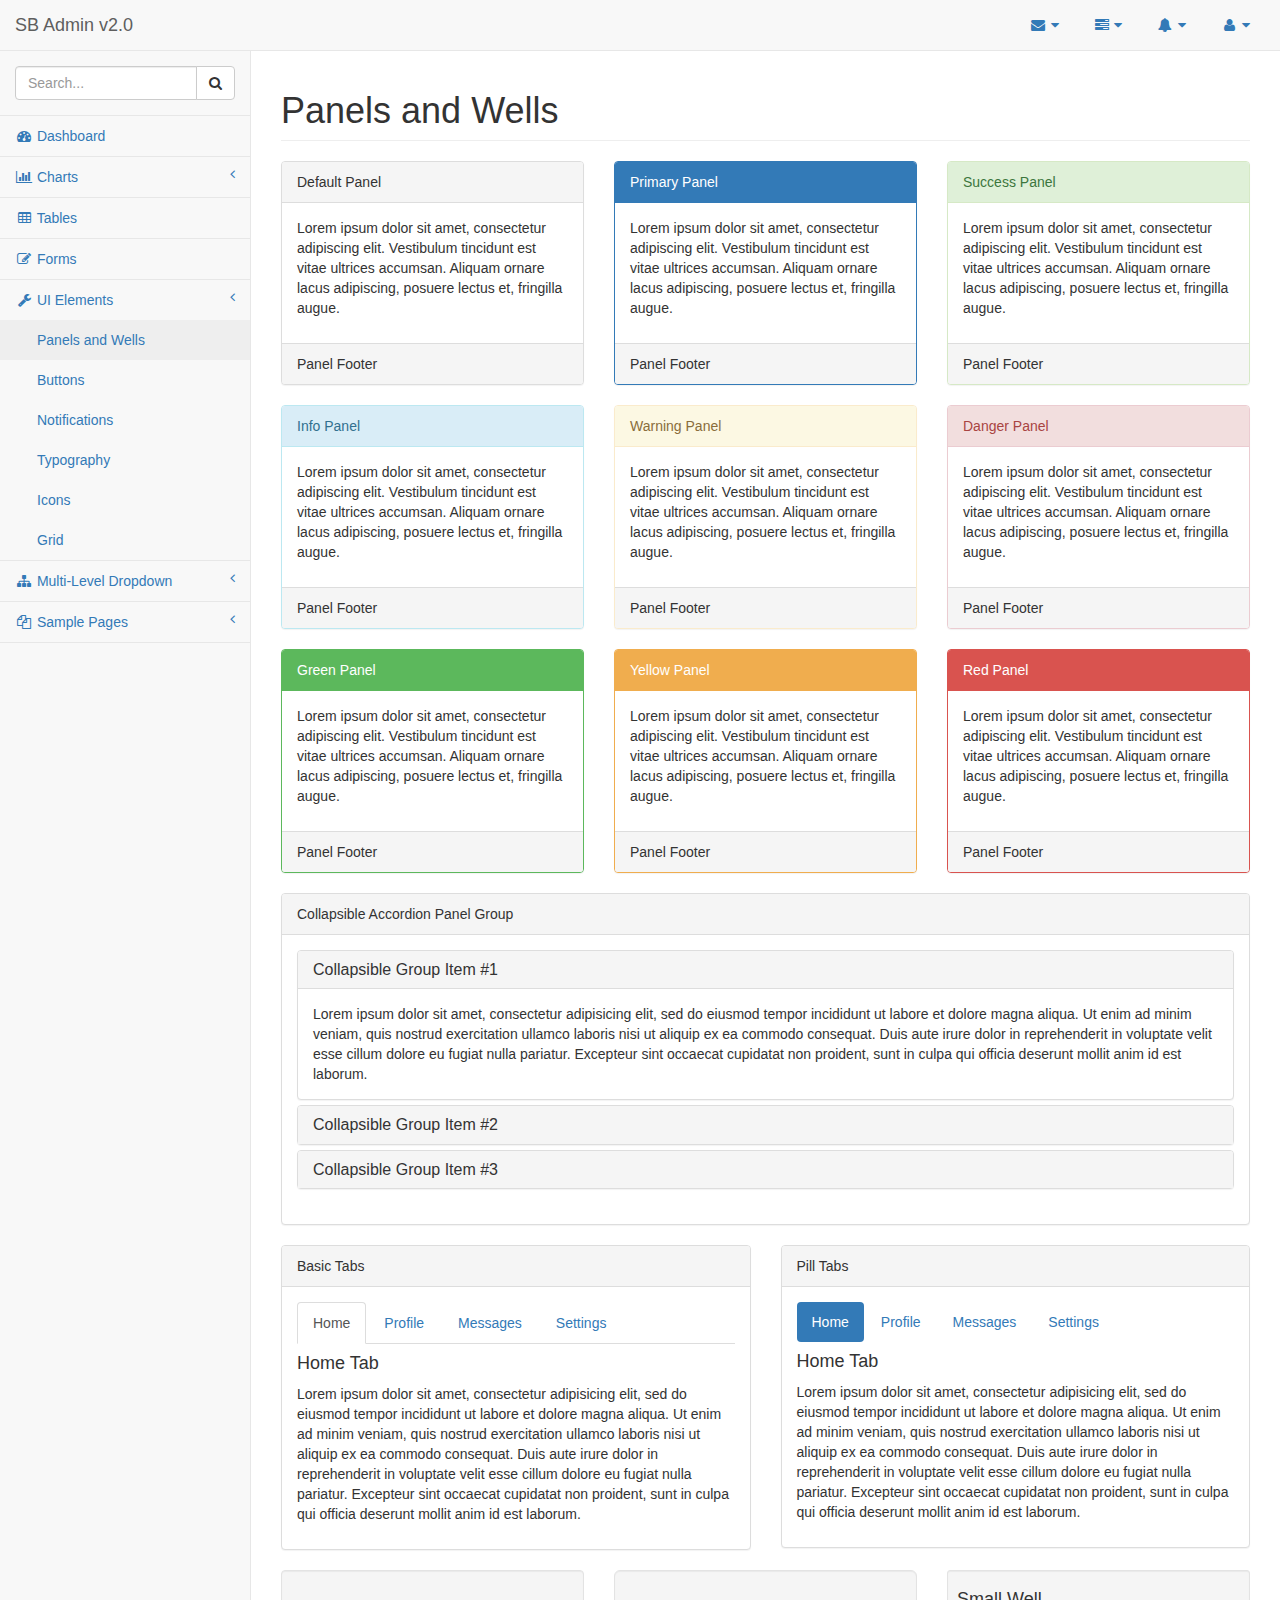
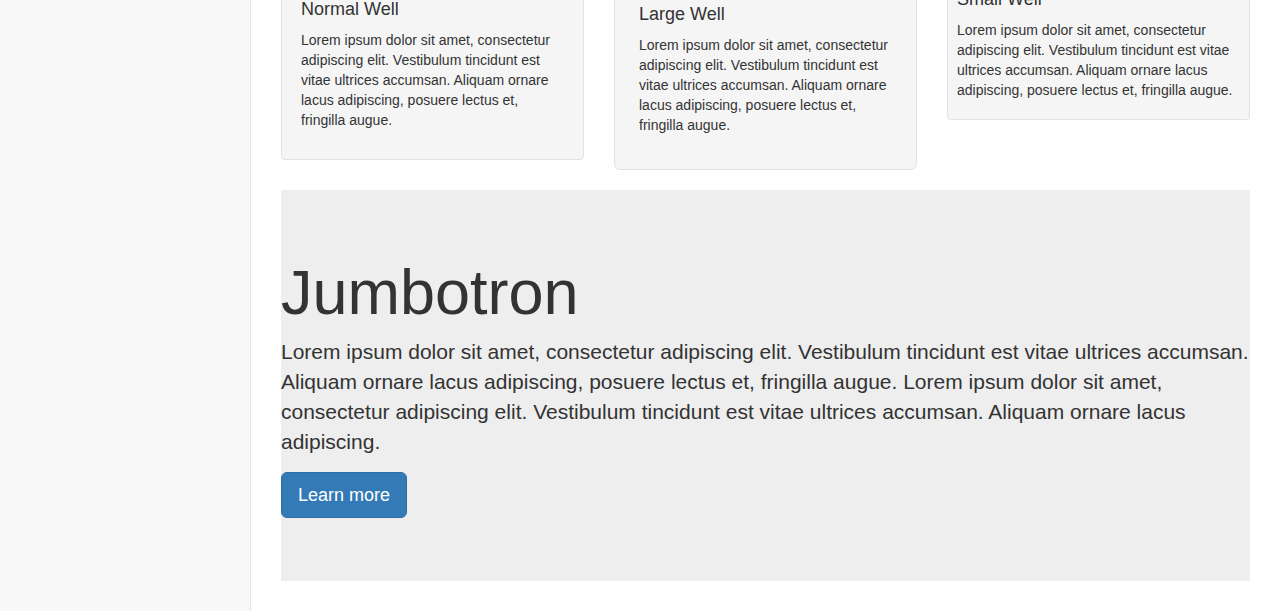
<file: pages/panels-wells.html>
<!DOCTYPE html>
<html lang="en">

<head>

    <meta charset="utf-8">
    <meta http-equiv="X-UA-Compatible" content="IE=edge">
    <meta name="viewport" content="width=device-width, initial-scale=1">
    <meta name="description" content="">
    <meta name="author" content="">

    <title>SB Admin 2 - Bootstrap Admin Theme</title>

    <!-- Bootstrap Core CSS -->
    <link href="../vendor/bootstrap/css/bootstrap.min.css" rel="stylesheet">

    <!-- MetisMenu CSS -->
    <link href="../vendor/metisMenu/metisMenu.min.css" rel="stylesheet">

    <!-- Custom CSS -->
    <link href="../dist/css/sb-admin-2.css" rel="stylesheet">

    <!-- Custom Fonts -->
    <link href="../vendor/font-awesome/css/font-awesome.min.css" rel="stylesheet" type="text/css">

    <!-- HTML5 Shim and Respond.js IE8 support of HTML5 elements and media queries -->
    <!-- WARNING: Respond.js doesn't work if you view the page via file:// -->
    <!--[if lt IE 9]>
        <script src="https://oss.maxcdn.com/libs/html5shiv/3.7.0/html5shiv.js"></script>
        <script src="https://oss.maxcdn.com/libs/respond.js/1.4.2/respond.min.js"></script>
    <![endif]-->

</head>

<body>

    <div id="wrapper">

        <!-- Navigation -->
        <nav class="navbar navbar-default navbar-static-top" role="navigation" style="margin-bottom: 0">
            <div class="navbar-header">
                <button type="button" class="navbar-toggle" data-toggle="collapse" data-target=".navbar-collapse">
                    <span class="sr-only">Toggle navigation</span>
                    <span class="icon-bar"></span>
                    <span class="icon-bar"></span>
                    <span class="icon-bar"></span>
                </button>
                <a class="navbar-brand" href="index.html">SB Admin v2.0</a>
            </div>
            <!-- /.navbar-header -->

            <ul class="nav navbar-top-links navbar-right">
                <li class="dropdown">
                    <a class="dropdown-toggle" data-toggle="dropdown" href="#">
                        <i class="fa fa-envelope fa-fw"></i> <i class="fa fa-caret-down"></i>
                    </a>
                    <ul class="dropdown-menu dropdown-messages">
                        <li>
                            <a href="#">
                                <div>
                                    <strong>John Smith</strong>
                                    <span class="pull-right text-muted">
                                        <em>Yesterday</em>
                                    </span>
                                </div>
                                <div>Lorem ipsum dolor sit amet, consectetur adipiscing elit. Pellentesque eleifend...</div>
                            </a>
                        </li>
                        <li class="divider"></li>
                        <li>
                            <a href="#">
                                <div>
                                    <strong>John Smith</strong>
                                    <span class="pull-right text-muted">
                                        <em>Yesterday</em>
                                    </span>
                                </div>
                                <div>Lorem ipsum dolor sit amet, consectetur adipiscing elit. Pellentesque eleifend...</div>
                            </a>
                        </li>
                        <li class="divider"></li>
                        <li>
                            <a href="#">
                                <div>
                                    <strong>John Smith</strong>
                                    <span class="pull-right text-muted">
                                        <em>Yesterday</em>
                                    </span>
                                </div>
                                <div>Lorem ipsum dolor sit amet, consectetur adipiscing elit. Pellentesque eleifend...</div>
                            </a>
                        </li>
                        <li class="divider"></li>
                        <li>
                            <a class="text-center" href="#">
                                <strong>Read All Messages</strong>
                                <i class="fa fa-angle-right"></i>
                            </a>
                        </li>
                    </ul>
                    <!-- /.dropdown-messages -->
                </li>
                <!-- /.dropdown -->
                <li class="dropdown">
                    <a class="dropdown-toggle" data-toggle="dropdown" href="#">
                        <i class="fa fa-tasks fa-fw"></i> <i class="fa fa-caret-down"></i>
                    </a>
                    <ul class="dropdown-menu dropdown-tasks">
                        <li>
                            <a href="#">
                                <div>
                                    <p>
                                        <strong>Task 1</strong>
                                        <span class="pull-right text-muted">40% Complete</span>
                                    </p>
                                    <div class="progress progress-striped active">
                                        <div class="progress-bar progress-bar-success" role="progressbar" aria-valuenow="40" aria-valuemin="0" aria-valuemax="100" style="width: 40%">
                                            <span class="sr-only">40% Complete (success)</span>
                                        </div>
                                    </div>
                                </div>
                            </a>
                        </li>
                        <li class="divider"></li>
                        <li>
                            <a href="#">
                                <div>
                                    <p>
                                        <strong>Task 2</strong>
                                        <span class="pull-right text-muted">20% Complete</span>
                                    </p>
                                    <div class="progress progress-striped active">
                                        <div class="progress-bar progress-bar-info" role="progressbar" aria-valuenow="20" aria-valuemin="0" aria-valuemax="100" style="width: 20%">
                                            <span class="sr-only">20% Complete</span>
                                        </div>
                                    </div>
                                </div>
                            </a>
                        </li>
                        <li class="divider"></li>
                        <li>
                            <a href="#">
                                <div>
                                    <p>
                                        <strong>Task 3</strong>
                                        <span class="pull-right text-muted">60% Complete</span>
                                    </p>
                                    <div class="progress progress-striped active">
                                        <div class="progress-bar progress-bar-warning" role="progressbar" aria-valuenow="60" aria-valuemin="0" aria-valuemax="100" style="width: 60%">
                                            <span class="sr-only">60% Complete (warning)</span>
                                        </div>
                                    </div>
                                </div>
                            </a>
                        </li>
                        <li class="divider"></li>
                        <li>
                            <a href="#">
                                <div>
                                    <p>
                                        <strong>Task 4</strong>
                                        <span class="pull-right text-muted">80% Complete</span>
                                    </p>
                                    <div class="progress progress-striped active">
                                        <div class="progress-bar progress-bar-danger" role="progressbar" aria-valuenow="80" aria-valuemin="0" aria-valuemax="100" style="width: 80%">
                                            <span class="sr-only">80% Complete (danger)</span>
                                        </div>
                                    </div>
                                </div>
                            </a>
                        </li>
                        <li class="divider"></li>
                        <li>
                            <a class="text-center" href="#">
                                <strong>See All Tasks</strong>
                                <i class="fa fa-angle-right"></i>
                            </a>
                        </li>
                    </ul>
                    <!-- /.dropdown-tasks -->
                </li>
                <!-- /.dropdown -->
                <li class="dropdown">
                    <a class="dropdown-toggle" data-toggle="dropdown" href="#">
                        <i class="fa fa-bell fa-fw"></i> <i class="fa fa-caret-down"></i>
                    </a>
                    <ul class="dropdown-menu dropdown-alerts">
                        <li>
                            <a href="#">
                                <div>
                                    <i class="fa fa-comment fa-fw"></i> New Comment
                                    <span class="pull-right text-muted small">4 minutes ago</span>
                                </div>
                            </a>
                        </li>
                        <li class="divider"></li>
                        <li>
                            <a href="#">
                                <div>
                                    <i class="fa fa-twitter fa-fw"></i> 3 New Followers
                                    <span class="pull-right text-muted small">12 minutes ago</span>
                                </div>
                            </a>
                        </li>
                        <li class="divider"></li>
                        <li>
                            <a href="#">
                                <div>
                                    <i class="fa fa-envelope fa-fw"></i> Message Sent
                                    <span class="pull-right text-muted small">4 minutes ago</span>
                                </div>
                            </a>
                        </li>
                        <li class="divider"></li>
                        <li>
                            <a href="#">
                                <div>
                                    <i class="fa fa-tasks fa-fw"></i> New Task
                                    <span class="pull-right text-muted small">4 minutes ago</span>
                                </div>
                            </a>
                        </li>
                        <li class="divider"></li>
                        <li>
                            <a href="#">
                                <div>
                                    <i class="fa fa-upload fa-fw"></i> Server Rebooted
                                    <span class="pull-right text-muted small">4 minutes ago</span>
                                </div>
                            </a>
                        </li>
                        <li class="divider"></li>
                        <li>
                            <a class="text-center" href="#">
                                <strong>See All Alerts</strong>
                                <i class="fa fa-angle-right"></i>
                            </a>
                        </li>
                    </ul>
                    <!-- /.dropdown-alerts -->
                </li>
                <!-- /.dropdown -->
                <li class="dropdown">
                    <a class="dropdown-toggle" data-toggle="dropdown" href="#">
                        <i class="fa fa-user fa-fw"></i> <i class="fa fa-caret-down"></i>
                    </a>
                    <ul class="dropdown-menu dropdown-user">
                        <li><a href="#"><i class="fa fa-user fa-fw"></i> User Profile</a>
                        </li>
                        <li><a href="#"><i class="fa fa-gear fa-fw"></i> Settings</a>
                        </li>
                        <li class="divider"></li>
                        <li><a href="login.html"><i class="fa fa-sign-out fa-fw"></i> Logout</a>
                        </li>
                    </ul>
                    <!-- /.dropdown-user -->
                </li>
                <!-- /.dropdown -->
            </ul>
            <!-- /.navbar-top-links -->

            <div class="navbar-default sidebar" role="navigation">
                <div class="sidebar-nav navbar-collapse">
                    <ul class="nav" id="side-menu">
                        <li class="sidebar-search">
                            <div class="input-group custom-search-form">
                                <input type="text" class="form-control" placeholder="Search...">
                                <span class="input-group-btn">
                                <button class="btn btn-default" type="button">
                                    <i class="fa fa-search"></i>
                                </button>
                            </span>
                            </div>
                            <!-- /input-group -->
                        </li>
                        <li>
                            <a href="index.html"><i class="fa fa-dashboard fa-fw"></i> Dashboard</a>
                        </li>
                        <li>
                            <a href="#"><i class="fa fa-bar-chart-o fa-fw"></i> Charts<span class="fa arrow"></span></a>
                            <ul class="nav nav-second-level">
                                <li>
                                    <a href="flot.html">Flot Charts</a>
                                </li>
                                <li>
                                    <a href="morris.html">Morris.js Charts</a>
                                </li>
                            </ul>
                            <!-- /.nav-second-level -->
                        </li>
                        <li>
                            <a href="tables.html"><i class="fa fa-table fa-fw"></i> Tables</a>
                        </li>
                        <li>
                            <a href="forms.html"><i class="fa fa-edit fa-fw"></i> Forms</a>
                        </li>
                        <li>
                            <a href="#"><i class="fa fa-wrench fa-fw"></i> UI Elements<span class="fa arrow"></span></a>
                            <ul class="nav nav-second-level">
                                <li>
                                    <a href="panels-wells.html">Panels and Wells</a>
                                </li>
                                <li>
                                    <a href="buttons.html">Buttons</a>
                                </li>
                                <li>
                                    <a href="notifications.html">Notifications</a>
                                </li>
                                <li>
                                    <a href="typography.html">Typography</a>
                                </li>
                                <li>
                                    <a href="icons.html"> Icons</a>
                                </li>
                                <li>
                                    <a href="grid.html">Grid</a>
                                </li>
                            </ul>
                            <!-- /.nav-second-level -->
                        </li>
                        <li>
                            <a href="#"><i class="fa fa-sitemap fa-fw"></i> Multi-Level Dropdown<span class="fa arrow"></span></a>
                            <ul class="nav nav-second-level">
                                <li>
                                    <a href="#">Second Level Item</a>
                                </li>
                                <li>
                                    <a href="#">Second Level Item</a>
                                </li>
                                <li>
                                    <a href="#">Third Level <span class="fa arrow"></span></a>
                                    <ul class="nav nav-third-level">
                                        <li>
                                            <a href="#">Third Level Item</a>
                                        </li>
                                        <li>
                                            <a href="#">Third Level Item</a>
                                        </li>
                                        <li>
                                            <a href="#">Third Level Item</a>
                                        </li>
                                        <li>
                                            <a href="#">Third Level Item</a>
                                        </li>
                                    </ul>
                                    <!-- /.nav-third-level -->
                                </li>
                            </ul>
                            <!-- /.nav-second-level -->
                        </li>
                        <li>
                            <a href="#"><i class="fa fa-files-o fa-fw"></i> Sample Pages<span class="fa arrow"></span></a>
                            <ul class="nav nav-second-level">
                                <li>
                                    <a href="blank.html">Blank Page</a>
                                </li>
                                <li>
                                    <a href="login.html">Login Page</a>
                                </li>
                            </ul>
                            <!-- /.nav-second-level -->
                        </li>
                    </ul>
                </div>
                <!-- /.sidebar-collapse -->
            </div>
            <!-- /.navbar-static-side -->
        </nav>

        <div id="page-wrapper">
            <div class="row">
                <div class="col-lg-12">
                    <h1 class="page-header">Panels and Wells</h1>
                </div>
                <!-- /.col-lg-12 -->
            </div>
            <!-- /.row -->
            <div class="row">
                <div class="col-lg-4">
                    <div class="panel panel-default">
                        <div class="panel-heading">
                            Default Panel
                        </div>
                        <div class="panel-body">
                            <p>Lorem ipsum dolor sit amet, consectetur adipiscing elit. Vestibulum tincidunt est vitae ultrices accumsan. Aliquam ornare lacus adipiscing, posuere lectus et, fringilla augue.</p>
                        </div>
                        <div class="panel-footer">
                            Panel Footer
                        </div>
                    </div>
                </div>
                <!-- /.col-lg-4 -->
                <div class="col-lg-4">
                    <div class="panel panel-primary">
                        <div class="panel-heading">
                            Primary Panel
                        </div>
                        <div class="panel-body">
                            <p>Lorem ipsum dolor sit amet, consectetur adipiscing elit. Vestibulum tincidunt est vitae ultrices accumsan. Aliquam ornare lacus adipiscing, posuere lectus et, fringilla augue.</p>
                        </div>
                        <div class="panel-footer">
                            Panel Footer
                        </div>
                    </div>
                </div>
                <!-- /.col-lg-4 -->
                <div class="col-lg-4">
                    <div class="panel panel-success">
                        <div class="panel-heading">
                            Success Panel
                        </div>
                        <div class="panel-body">
                            <p>Lorem ipsum dolor sit amet, consectetur adipiscing elit. Vestibulum tincidunt est vitae ultrices accumsan. Aliquam ornare lacus adipiscing, posuere lectus et, fringilla augue.</p>
                        </div>
                        <div class="panel-footer">
                            Panel Footer
                        </div>
                    </div>
                </div>
                <!-- /.col-lg-4 -->
            </div>
            <!-- /.row -->
            <div class="row">
                <div class="col-lg-4">
                    <div class="panel panel-info">
                        <div class="panel-heading">
                            Info Panel
                        </div>
                        <div class="panel-body">
                            <p>Lorem ipsum dolor sit amet, consectetur adipiscing elit. Vestibulum tincidunt est vitae ultrices accumsan. Aliquam ornare lacus adipiscing, posuere lectus et, fringilla augue.</p>
                        </div>
                        <div class="panel-footer">
                            Panel Footer
                        </div>
                    </div>
                </div>
                <!-- /.col-lg-4 -->
                <div class="col-lg-4">
                    <div class="panel panel-warning">
                        <div class="panel-heading">
                            Warning Panel
                        </div>
                        <div class="panel-body">
                            <p>Lorem ipsum dolor sit amet, consectetur adipiscing elit. Vestibulum tincidunt est vitae ultrices accumsan. Aliquam ornare lacus adipiscing, posuere lectus et, fringilla augue.</p>
                        </div>
                        <div class="panel-footer">
                            Panel Footer
                        </div>
                    </div>
                </div>
                <!-- /.col-lg-4 -->
                <div class="col-lg-4">
                    <div class="panel panel-danger">
                        <div class="panel-heading">
                            Danger Panel
                        </div>
                        <div class="panel-body">
                            <p>Lorem ipsum dolor sit amet, consectetur adipiscing elit. Vestibulum tincidunt est vitae ultrices accumsan. Aliquam ornare lacus adipiscing, posuere lectus et, fringilla augue.</p>
                        </div>
                        <div class="panel-footer">
                            Panel Footer
                        </div>
                    </div>
                </div>
                <!-- /.col-lg-4 -->
            </div>
            <!-- /.row -->
            <div class="row">
                <div class="col-lg-4">
                    <div class="panel panel-green">
                        <div class="panel-heading">
                            Green Panel
                        </div>
                        <div class="panel-body">
                            <p>Lorem ipsum dolor sit amet, consectetur adipiscing elit. Vestibulum tincidunt est vitae ultrices accumsan. Aliquam ornare lacus adipiscing, posuere lectus et, fringilla augue.</p>
                        </div>
                        <div class="panel-footer">
                            Panel Footer
                        </div>
                    </div>
                    <!-- /.col-lg-4 -->
                </div>
                <div class="col-lg-4">
                    <div class="panel panel-yellow">
                        <div class="panel-heading">
                            Yellow Panel
                        </div>
                        <div class="panel-body">
                            <p>Lorem ipsum dolor sit amet, consectetur adipiscing elit. Vestibulum tincidunt est vitae ultrices accumsan. Aliquam ornare lacus adipiscing, posuere lectus et, fringilla augue.</p>
                        </div>
                        <div class="panel-footer">
                            Panel Footer
                        </div>
                    </div>
                    <!-- /.col-lg-4 -->
                </div>
                <div class="col-lg-4">
                    <div class="panel panel-red">
                        <div class="panel-heading">
                            Red Panel
                        </div>
                        <div class="panel-body">
                            <p>Lorem ipsum dolor sit amet, consectetur adipiscing elit. Vestibulum tincidunt est vitae ultrices accumsan. Aliquam ornare lacus adipiscing, posuere lectus et, fringilla augue.</p>
                        </div>
                        <div class="panel-footer">
                            Panel Footer
                        </div>
                    </div>
                    <!-- /.col-lg-4 -->
                </div>
            </div>
            <!-- /.row -->
            <div class="row">
                <div class="col-lg-12">
                    <div class="panel panel-default">
                        <div class="panel-heading">
                            Collapsible Accordion Panel Group
                        </div>
                        <!-- .panel-heading -->
                        <div class="panel-body">
                            <div class="panel-group" id="accordion">
                                <div class="panel panel-default">
                                    <div class="panel-heading">
                                        <h4 class="panel-title">
                                            <a data-toggle="collapse" data-parent="#accordion" href="#collapseOne">Collapsible Group Item #1</a>
                                        </h4>
                                    </div>
                                    <div id="collapseOne" class="panel-collapse collapse in">
                                        <div class="panel-body">
                                            Lorem ipsum dolor sit amet, consectetur adipisicing elit, sed do eiusmod tempor incididunt ut labore et dolore magna aliqua. Ut enim ad minim veniam, quis nostrud exercitation ullamco laboris nisi ut aliquip ex ea commodo consequat. Duis aute irure dolor in reprehenderit in voluptate velit esse cillum dolore eu fugiat nulla pariatur. Excepteur sint occaecat cupidatat non proident, sunt in culpa qui officia deserunt mollit anim id est laborum.
                                        </div>
                                    </div>
                                </div>
                                <div class="panel panel-default">
                                    <div class="panel-heading">
                                        <h4 class="panel-title">
                                            <a data-toggle="collapse" data-parent="#accordion" href="#collapseTwo">Collapsible Group Item #2</a>
                                        </h4>
                                    </div>
                                    <div id="collapseTwo" class="panel-collapse collapse">
                                        <div class="panel-body">
                                            Lorem ipsum dolor sit amet, consectetur adipisicing elit, sed do eiusmod tempor incididunt ut labore et dolore magna aliqua. Ut enim ad minim veniam, quis nostrud exercitation ullamco laboris nisi ut aliquip ex ea commodo consequat. Duis aute irure dolor in reprehenderit in voluptate velit esse cillum dolore eu fugiat nulla pariatur. Excepteur sint occaecat cupidatat non proident, sunt in culpa qui officia deserunt mollit anim id est laborum.
                                        </div>
                                    </div>
                                </div>
                                <div class="panel panel-default">
                                    <div class="panel-heading">
                                        <h4 class="panel-title">
                                            <a data-toggle="collapse" data-parent="#accordion" href="#collapseThree">Collapsible Group Item #3</a>
                                        </h4>
                                    </div>
                                    <div id="collapseThree" class="panel-collapse collapse">
                                        <div class="panel-body">
                                            Lorem ipsum dolor sit amet, consectetur adipisicing elit, sed do eiusmod tempor incididunt ut labore et dolore magna aliqua. Ut enim ad minim veniam, quis nostrud exercitation ullamco laboris nisi ut aliquip ex ea commodo consequat. Duis aute irure dolor in reprehenderit in voluptate velit esse cillum dolore eu fugiat nulla pariatur. Excepteur sint occaecat cupidatat non proident, sunt in culpa qui officia deserunt mollit anim id est laborum.
                                        </div>
                                    </div>
                                </div>
                            </div>
                        </div>
                        <!-- .panel-body -->
                    </div>
                    <!-- /.panel -->
                </div>
                <!-- /.col-lg-12 -->
            </div>
            <!-- /.row -->
            <div class="row">
                <div class="col-lg-6">
                    <div class="panel panel-default">
                        <div class="panel-heading">
                            Basic Tabs
                        </div>
                        <!-- /.panel-heading -->
                        <div class="panel-body">
                            <!-- Nav tabs -->
                            <ul class="nav nav-tabs">
                                <li class="active"><a href="#home" data-toggle="tab">Home</a>
                                </li>
                                <li><a href="#profile" data-toggle="tab">Profile</a>
                                </li>
                                <li><a href="#messages" data-toggle="tab">Messages</a>
                                </li>
                                <li><a href="#settings" data-toggle="tab">Settings</a>
                                </li>
                            </ul>

                            <!-- Tab panes -->
                            <div class="tab-content">
                                <div class="tab-pane fade in active" id="home">
                                    <h4>Home Tab</h4>
                                    <p>Lorem ipsum dolor sit amet, consectetur adipisicing elit, sed do eiusmod tempor incididunt ut labore et dolore magna aliqua. Ut enim ad minim veniam, quis nostrud exercitation ullamco laboris nisi ut aliquip ex ea commodo consequat. Duis aute irure dolor in reprehenderit in voluptate velit esse cillum dolore eu fugiat nulla pariatur. Excepteur sint occaecat cupidatat non proident, sunt in culpa qui officia deserunt mollit anim id est laborum.</p>
                                </div>
                                <div class="tab-pane fade" id="profile">
                                    <h4>Profile Tab</h4>
                                    <p>Lorem ipsum dolor sit amet, consectetur adipisicing elit, sed do eiusmod tempor incididunt ut labore et dolore magna aliqua. Ut enim ad minim veniam, quis nostrud exercitation ullamco laboris nisi ut aliquip ex ea commodo consequat. Duis aute irure dolor in reprehenderit in voluptate velit esse cillum dolore eu fugiat nulla pariatur. Excepteur sint occaecat cupidatat non proident, sunt in culpa qui officia deserunt mollit anim id est laborum.</p>
                                </div>
                                <div class="tab-pane fade" id="messages">
                                    <h4>Messages Tab</h4>
                                    <p>Lorem ipsum dolor sit amet, consectetur adipisicing elit, sed do eiusmod tempor incididunt ut labore et dolore magna aliqua. Ut enim ad minim veniam, quis nostrud exercitation ullamco laboris nisi ut aliquip ex ea commodo consequat. Duis aute irure dolor in reprehenderit in voluptate velit esse cillum dolore eu fugiat nulla pariatur. Excepteur sint occaecat cupidatat non proident, sunt in culpa qui officia deserunt mollit anim id est laborum.</p>
                                </div>
                                <div class="tab-pane fade" id="settings">
                                    <h4>Settings Tab</h4>
                                    <p>Lorem ipsum dolor sit amet, consectetur adipisicing elit, sed do eiusmod tempor incididunt ut labore et dolore magna aliqua. Ut enim ad minim veniam, quis nostrud exercitation ullamco laboris nisi ut aliquip ex ea commodo consequat. Duis aute irure dolor in reprehenderit in voluptate velit esse cillum dolore eu fugiat nulla pariatur. Excepteur sint occaecat cupidatat non proident, sunt in culpa qui officia deserunt mollit anim id est laborum.</p>
                                </div>
                            </div>
                        </div>
                        <!-- /.panel-body -->
                    </div>
                    <!-- /.panel -->
                </div>
                <!-- /.col-lg-6 -->
                <div class="col-lg-6">
                    <div class="panel panel-default">
                        <div class="panel-heading">
                            Pill Tabs
                        </div>
                        <!-- /.panel-heading -->
                        <div class="panel-body">
                            <!-- Nav tabs -->
                            <ul class="nav nav-pills">
                                <li class="active"><a href="#home-pills" data-toggle="tab">Home</a>
                                </li>
                                <li><a href="#profile-pills" data-toggle="tab">Profile</a>
                                </li>
                                <li><a href="#messages-pills" data-toggle="tab">Messages</a>
                                </li>
                                <li><a href="#settings-pills" data-toggle="tab">Settings</a>
                                </li>
                            </ul>

                            <!-- Tab panes -->
                            <div class="tab-content">
                                <div class="tab-pane fade in active" id="home-pills">
                                    <h4>Home Tab</h4>
                                    <p>Lorem ipsum dolor sit amet, consectetur adipisicing elit, sed do eiusmod tempor incididunt ut labore et dolore magna aliqua. Ut enim ad minim veniam, quis nostrud exercitation ullamco laboris nisi ut aliquip ex ea commodo consequat. Duis aute irure dolor in reprehenderit in voluptate velit esse cillum dolore eu fugiat nulla pariatur. Excepteur sint occaecat cupidatat non proident, sunt in culpa qui officia deserunt mollit anim id est laborum.</p>
                                </div>
                                <div class="tab-pane fade" id="profile-pills">
                                    <h4>Profile Tab</h4>
                                    <p>Lorem ipsum dolor sit amet, consectetur adipisicing elit, sed do eiusmod tempor incididunt ut labore et dolore magna aliqua. Ut enim ad minim veniam, quis nostrud exercitation ullamco laboris nisi ut aliquip ex ea commodo consequat. Duis aute irure dolor in reprehenderit in voluptate velit esse cillum dolore eu fugiat nulla pariatur. Excepteur sint occaecat cupidatat non proident, sunt in culpa qui officia deserunt mollit anim id est laborum.</p>
                                </div>
                                <div class="tab-pane fade" id="messages-pills">
                                    <h4>Messages Tab</h4>
                                    <p>Lorem ipsum dolor sit amet, consectetur adipisicing elit, sed do eiusmod tempor incididunt ut labore et dolore magna aliqua. Ut enim ad minim veniam, quis nostrud exercitation ullamco laboris nisi ut aliquip ex ea commodo consequat. Duis aute irure dolor in reprehenderit in voluptate velit esse cillum dolore eu fugiat nulla pariatur. Excepteur sint occaecat cupidatat non proident, sunt in culpa qui officia deserunt mollit anim id est laborum.</p>
                                </div>
                                <div class="tab-pane fade" id="settings-pills">
                                    <h4>Settings Tab</h4>
                                    <p>Lorem ipsum dolor sit amet, consectetur adipisicing elit, sed do eiusmod tempor incididunt ut labore et dolore magna aliqua. Ut enim ad minim veniam, quis nostrud exercitation ullamco laboris nisi ut aliquip ex ea commodo consequat. Duis aute irure dolor in reprehenderit in voluptate velit esse cillum dolore eu fugiat nulla pariatur. Excepteur sint occaecat cupidatat non proident, sunt in culpa qui officia deserunt mollit anim id est laborum.</p>
                                </div>
                            </div>
                        </div>
                        <!-- /.panel-body -->
                    </div>
                    <!-- /.panel -->
                </div>
                <!-- /.col-lg-6 -->
            </div>
            <!-- /.row -->
            <div class="row">
                <div class="col-lg-4">
                    <div class="well">
                        <h4>Normal Well</h4>
                        <p>Lorem ipsum dolor sit amet, consectetur adipiscing elit. Vestibulum tincidunt est vitae ultrices accumsan. Aliquam ornare lacus adipiscing, posuere lectus et, fringilla augue.</p>
                    </div>
                </div>
                <!-- /.col-lg-4 -->
                <div class="col-lg-4">
                    <div class="well well-lg">
                        <h4>Large Well</h4>
                        <p>Lorem ipsum dolor sit amet, consectetur adipiscing elit. Vestibulum tincidunt est vitae ultrices accumsan. Aliquam ornare lacus adipiscing, posuere lectus et, fringilla augue.</p>
                    </div>
                </div>
                <!-- /.col-lg-4 -->
                <div class="col-lg-4">
                    <div class="well well-sm">
                        <h4>Small Well</h4>
                        <p>Lorem ipsum dolor sit amet, consectetur adipiscing elit. Vestibulum tincidunt est vitae ultrices accumsan. Aliquam ornare lacus adipiscing, posuere lectus et, fringilla augue.</p>
                    </div>
                </div>
                <!-- /.col-lg-4 -->
            </div>
            <!-- /.row -->
            <div class="row">
                <div class="col-lg-12">
                    <div class="jumbotron">
                        <h1>Jumbotron</h1>
                        <p>Lorem ipsum dolor sit amet, consectetur adipiscing elit. Vestibulum tincidunt est vitae ultrices accumsan. Aliquam ornare lacus adipiscing, posuere lectus et, fringilla augue. Lorem ipsum dolor sit amet, consectetur adipiscing elit. Vestibulum tincidunt est vitae ultrices accumsan. Aliquam ornare lacus adipiscing.</p>
                        <p><a class="btn btn-primary btn-lg" role="button">Learn more</a>
                        </p>
                    </div>
                </div>
                <!-- /.col-lg-12 -->
            </div>
            <!-- /.row -->
        </div>
        <!-- /#page-wrapper -->

    </div>
    <!-- /#wrapper -->

    <!-- jQuery -->
    <script src="../vendor/jquery/jquery.min.js"></script>

    <!-- Bootstrap Core JavaScript -->
    <script src="../vendor/bootstrap/js/bootstrap.min.js"></script>

    <!-- Metis Menu Plugin JavaScript -->
    <script src="../vendor/metisMenu/metisMenu.min.js"></script>

    <!-- Custom Theme JavaScript -->
    <script src="../dist/js/sb-admin-2.js"></script>

</body>

</html>
</file>
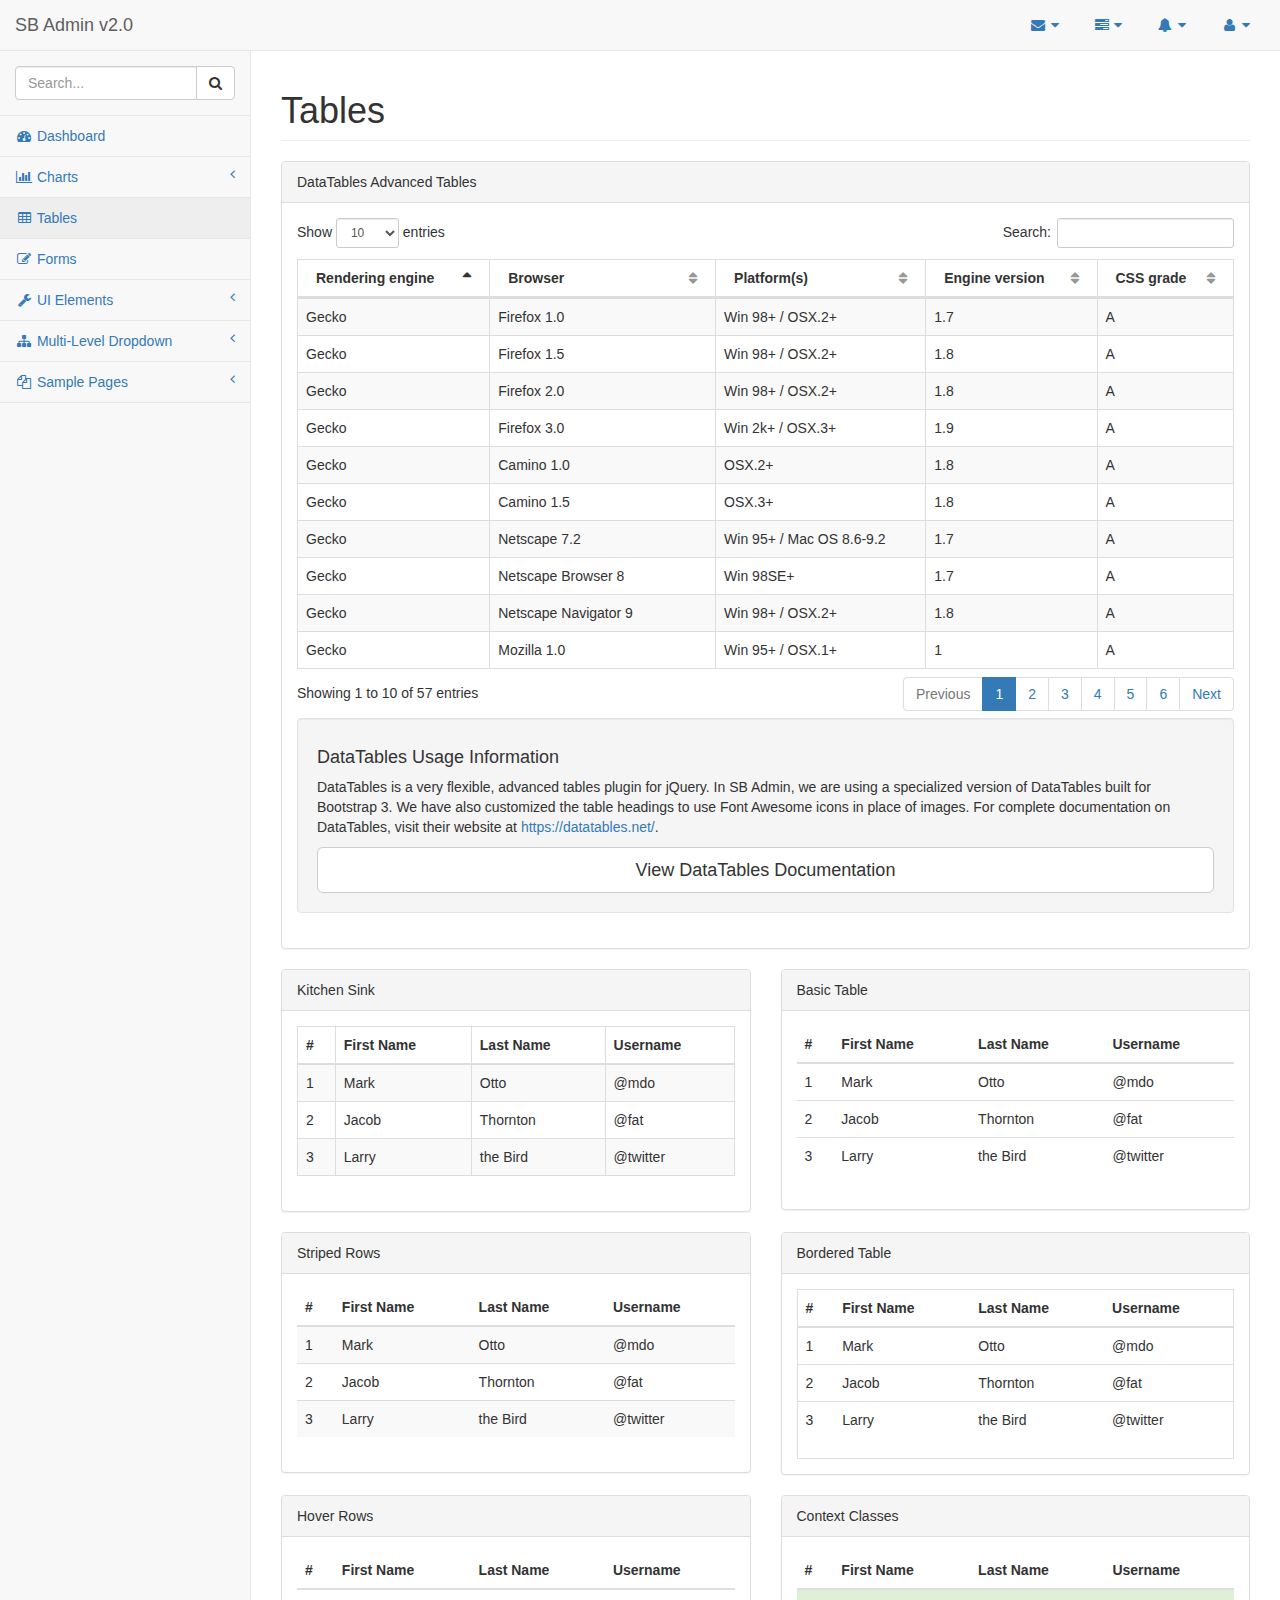
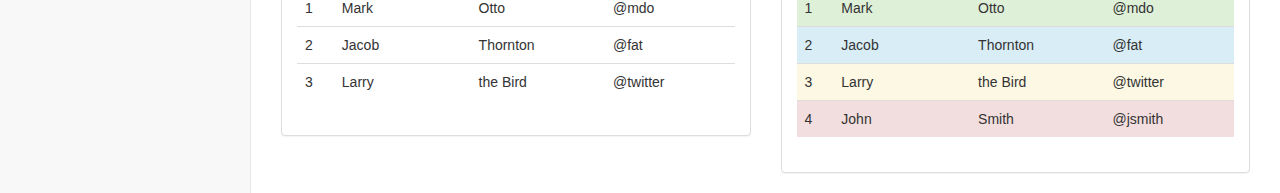
<file: pages/tables.html>
<!DOCTYPE html>
<html lang="en">

<head>

    <meta charset="utf-8">
    <meta http-equiv="X-UA-Compatible" content="IE=edge">
    <meta name="viewport" content="width=device-width, initial-scale=1">
    <meta name="description" content="">
    <meta name="author" content="">

    <title>SB Admin 2 - Bootstrap Admin Theme</title>

    <!-- Bootstrap Core CSS -->
    <link href="../vendor/bootstrap/css/bootstrap.min.css" rel="stylesheet">

    <!-- MetisMenu CSS -->
    <link href="../vendor/metisMenu/metisMenu.min.css" rel="stylesheet">

    <!-- DataTables CSS -->
    <link href="../vendor/datatables-plugins/dataTables.bootstrap.css" rel="stylesheet">

    <!-- DataTables Responsive CSS -->
    <link href="../vendor/datatables-responsive/dataTables.responsive.css" rel="stylesheet">

    <!-- Custom CSS -->
    <link href="../dist/css/sb-admin-2.css" rel="stylesheet">

    <!-- Custom Fonts -->
    <link href="../vendor/font-awesome/css/font-awesome.min.css" rel="stylesheet" type="text/css">

    <!-- HTML5 Shim and Respond.js IE8 support of HTML5 elements and media queries -->
    <!-- WARNING: Respond.js doesn't work if you view the page via file:// -->
    <!--[if lt IE 9]>
        <script src="https://oss.maxcdn.com/libs/html5shiv/3.7.0/html5shiv.js"></script>
        <script src="https://oss.maxcdn.com/libs/respond.js/1.4.2/respond.min.js"></script>
    <![endif]-->

</head>

<body>

    <div id="wrapper">

        <!-- Navigation -->
        <nav class="navbar navbar-default navbar-static-top" role="navigation" style="margin-bottom: 0">
            <div class="navbar-header">
                <button type="button" class="navbar-toggle" data-toggle="collapse" data-target=".navbar-collapse">
                    <span class="sr-only">Toggle navigation</span>
                    <span class="icon-bar"></span>
                    <span class="icon-bar"></span>
                    <span class="icon-bar"></span>
                </button>
                <a class="navbar-brand" href="index.html">SB Admin v2.0</a>
            </div>
            <!-- /.navbar-header -->

            <ul class="nav navbar-top-links navbar-right">
                <li class="dropdown">
                    <a class="dropdown-toggle" data-toggle="dropdown" href="#">
                        <i class="fa fa-envelope fa-fw"></i> <i class="fa fa-caret-down"></i>
                    </a>
                    <ul class="dropdown-menu dropdown-messages">
                        <li>
                            <a href="#">
                                <div>
                                    <strong>John Smith</strong>
                                    <span class="pull-right text-muted">
                                        <em>Yesterday</em>
                                    </span>
                                </div>
                                <div>Lorem ipsum dolor sit amet, consectetur adipiscing elit. Pellentesque eleifend...</div>
                            </a>
                        </li>
                        <li class="divider"></li>
                        <li>
                            <a href="#">
                                <div>
                                    <strong>John Smith</strong>
                                    <span class="pull-right text-muted">
                                        <em>Yesterday</em>
                                    </span>
                                </div>
                                <div>Lorem ipsum dolor sit amet, consectetur adipiscing elit. Pellentesque eleifend...</div>
                            </a>
                        </li>
                        <li class="divider"></li>
                        <li>
                            <a href="#">
                                <div>
                                    <strong>John Smith</strong>
                                    <span class="pull-right text-muted">
                                        <em>Yesterday</em>
                                    </span>
                                </div>
                                <div>Lorem ipsum dolor sit amet, consectetur adipiscing elit. Pellentesque eleifend...</div>
                            </a>
                        </li>
                        <li class="divider"></li>
                        <li>
                            <a class="text-center" href="#">
                                <strong>Read All Messages</strong>
                                <i class="fa fa-angle-right"></i>
                            </a>
                        </li>
                    </ul>
                    <!-- /.dropdown-messages -->
                </li>
                <!-- /.dropdown -->
                <li class="dropdown">
                    <a class="dropdown-toggle" data-toggle="dropdown" href="#">
                        <i class="fa fa-tasks fa-fw"></i> <i class="fa fa-caret-down"></i>
                    </a>
                    <ul class="dropdown-menu dropdown-tasks">
                        <li>
                            <a href="#">
                                <div>
                                    <p>
                                        <strong>Task 1</strong>
                                        <span class="pull-right text-muted">40% Complete</span>
                                    </p>
                                    <div class="progress progress-striped active">
                                        <div class="progress-bar progress-bar-success" role="progressbar" aria-valuenow="40" aria-valuemin="0" aria-valuemax="100" style="width: 40%">
                                            <span class="sr-only">40% Complete (success)</span>
                                        </div>
                                    </div>
                                </div>
                            </a>
                        </li>
                        <li class="divider"></li>
                        <li>
                            <a href="#">
                                <div>
                                    <p>
                                        <strong>Task 2</strong>
                                        <span class="pull-right text-muted">20% Complete</span>
                                    </p>
                                    <div class="progress progress-striped active">
                                        <div class="progress-bar progress-bar-info" role="progressbar" aria-valuenow="20" aria-valuemin="0" aria-valuemax="100" style="width: 20%">
                                            <span class="sr-only">20% Complete</span>
                                        </div>
                                    </div>
                                </div>
                            </a>
                        </li>
                        <li class="divider"></li>
                        <li>
                            <a href="#">
                                <div>
                                    <p>
                                        <strong>Task 3</strong>
                                        <span class="pull-right text-muted">60% Complete</span>
                                    </p>
                                    <div class="progress progress-striped active">
                                        <div class="progress-bar progress-bar-warning" role="progressbar" aria-valuenow="60" aria-valuemin="0" aria-valuemax="100" style="width: 60%">
                                            <span class="sr-only">60% Complete (warning)</span>
                                        </div>
                                    </div>
                                </div>
                            </a>
                        </li>
                        <li class="divider"></li>
                        <li>
                            <a href="#">
                                <div>
                                    <p>
                                        <strong>Task 4</strong>
                                        <span class="pull-right text-muted">80% Complete</span>
                                    </p>
                                    <div class="progress progress-striped active">
                                        <div class="progress-bar progress-bar-danger" role="progressbar" aria-valuenow="80" aria-valuemin="0" aria-valuemax="100" style="width: 80%">
                                            <span class="sr-only">80% Complete (danger)</span>
                                        </div>
                                    </div>
                                </div>
                            </a>
                        </li>
                        <li class="divider"></li>
                        <li>
                            <a class="text-center" href="#">
                                <strong>See All Tasks</strong>
                                <i class="fa fa-angle-right"></i>
                            </a>
                        </li>
                    </ul>
                    <!-- /.dropdown-tasks -->
                </li>
                <!-- /.dropdown -->
                <li class="dropdown">
                    <a class="dropdown-toggle" data-toggle="dropdown" href="#">
                        <i class="fa fa-bell fa-fw"></i> <i class="fa fa-caret-down"></i>
                    </a>
                    <ul class="dropdown-menu dropdown-alerts">
                        <li>
                            <a href="#">
                                <div>
                                    <i class="fa fa-comment fa-fw"></i> New Comment
                                    <span class="pull-right text-muted small">4 minutes ago</span>
                                </div>
                            </a>
                        </li>
                        <li class="divider"></li>
                        <li>
                            <a href="#">
                                <div>
                                    <i class="fa fa-twitter fa-fw"></i> 3 New Followers
                                    <span class="pull-right text-muted small">12 minutes ago</span>
                                </div>
                            </a>
                        </li>
                        <li class="divider"></li>
                        <li>
                            <a href="#">
                                <div>
                                    <i class="fa fa-envelope fa-fw"></i> Message Sent
                                    <span class="pull-right text-muted small">4 minutes ago</span>
                                </div>
                            </a>
                        </li>
                        <li class="divider"></li>
                        <li>
                            <a href="#">
                                <div>
                                    <i class="fa fa-tasks fa-fw"></i> New Task
                                    <span class="pull-right text-muted small">4 minutes ago</span>
                                </div>
                            </a>
                        </li>
                        <li class="divider"></li>
                        <li>
                            <a href="#">
                                <div>
                                    <i class="fa fa-upload fa-fw"></i> Server Rebooted
                                    <span class="pull-right text-muted small">4 minutes ago</span>
                                </div>
                            </a>
                        </li>
                        <li class="divider"></li>
                        <li>
                            <a class="text-center" href="#">
                                <strong>See All Alerts</strong>
                                <i class="fa fa-angle-right"></i>
                            </a>
                        </li>
                    </ul>
                    <!-- /.dropdown-alerts -->
                </li>
                <!-- /.dropdown -->
                <li class="dropdown">
                    <a class="dropdown-toggle" data-toggle="dropdown" href="#">
                        <i class="fa fa-user fa-fw"></i> <i class="fa fa-caret-down"></i>
                    </a>
                    <ul class="dropdown-menu dropdown-user">
                        <li><a href="#"><i class="fa fa-user fa-fw"></i> User Profile</a>
                        </li>
                        <li><a href="#"><i class="fa fa-gear fa-fw"></i> Settings</a>
                        </li>
                        <li class="divider"></li>
                        <li><a href="login.html"><i class="fa fa-sign-out fa-fw"></i> Logout</a>
                        </li>
                    </ul>
                    <!-- /.dropdown-user -->
                </li>
                <!-- /.dropdown -->
            </ul>
            <!-- /.navbar-top-links -->

            <div class="navbar-default sidebar" role="navigation">
                <div class="sidebar-nav navbar-collapse">
                    <ul class="nav" id="side-menu">
                        <li class="sidebar-search">
                            <div class="input-group custom-search-form">
                                <input type="text" class="form-control" placeholder="Search...">
                                <span class="input-group-btn">
                                <button class="btn btn-default" type="button">
                                    <i class="fa fa-search"></i>
                                </button>
                            </span>
                            </div>
                            <!-- /input-group -->
                        </li>
                        <li>
                            <a href="index.html"><i class="fa fa-dashboard fa-fw"></i> Dashboard</a>
                        </li>
                        <li>
                            <a href="#"><i class="fa fa-bar-chart-o fa-fw"></i> Charts<span class="fa arrow"></span></a>
                            <ul class="nav nav-second-level">
                                <li>
                                    <a href="flot.html">Flot Charts</a>
                                </li>
                                <li>
                                    <a href="morris.html">Morris.js Charts</a>
                                </li>
                            </ul>
                            <!-- /.nav-second-level -->
                        </li>
                        <li>
                            <a href="tables.html"><i class="fa fa-table fa-fw"></i> Tables</a>
                        </li>
                        <li>
                            <a href="forms.html"><i class="fa fa-edit fa-fw"></i> Forms</a>
                        </li>
                        <li>
                            <a href="#"><i class="fa fa-wrench fa-fw"></i> UI Elements<span class="fa arrow"></span></a>
                            <ul class="nav nav-second-level">
                                <li>
                                    <a href="panels-wells.html">Panels and Wells</a>
                                </li>
                                <li>
                                    <a href="buttons.html">Buttons</a>
                                </li>
                                <li>
                                    <a href="notifications.html">Notifications</a>
                                </li>
                                <li>
                                    <a href="typography.html">Typography</a>
                                </li>
                                <li>
                                    <a href="icons.html"> Icons</a>
                                </li>
                                <li>
                                    <a href="grid.html">Grid</a>
                                </li>
                            </ul>
                            <!-- /.nav-second-level -->
                        </li>
                        <li>
                            <a href="#"><i class="fa fa-sitemap fa-fw"></i> Multi-Level Dropdown<span class="fa arrow"></span></a>
                            <ul class="nav nav-second-level">
                                <li>
                                    <a href="#">Second Level Item</a>
                                </li>
                                <li>
                                    <a href="#">Second Level Item</a>
                                </li>
                                <li>
                                    <a href="#">Third Level <span class="fa arrow"></span></a>
                                    <ul class="nav nav-third-level">
                                        <li>
                                            <a href="#">Third Level Item</a>
                                        </li>
                                        <li>
                                            <a href="#">Third Level Item</a>
                                        </li>
                                        <li>
                                            <a href="#">Third Level Item</a>
                                        </li>
                                        <li>
                                            <a href="#">Third Level Item</a>
                                        </li>
                                    </ul>
                                    <!-- /.nav-third-level -->
                                </li>
                            </ul>
                            <!-- /.nav-second-level -->
                        </li>
                        <li>
                            <a href="#"><i class="fa fa-files-o fa-fw"></i> Sample Pages<span class="fa arrow"></span></a>
                            <ul class="nav nav-second-level">
                                <li>
                                    <a href="blank.html">Blank Page</a>
                                </li>
                                <li>
                                    <a href="login.html">Login Page</a>
                                </li>
                            </ul>
                            <!-- /.nav-second-level -->
                        </li>
                    </ul>
                </div>
                <!-- /.sidebar-collapse -->
            </div>
            <!-- /.navbar-static-side -->
        </nav>

        <div id="page-wrapper">
            <div class="row">
                <div class="col-lg-12">
                    <h1 class="page-header">Tables</h1>
                </div>
                <!-- /.col-lg-12 -->
            </div>
            <!-- /.row -->
            <div class="row">
                <div class="col-lg-12">
                    <div class="panel panel-default">
                        <div class="panel-heading">
                            DataTables Advanced Tables
                        </div>
                        <!-- /.panel-heading -->
                        <div class="panel-body">
                            <table width="100%" class="table table-striped table-bordered table-hover" id="dataTables-example">
                                <thead>
                                    <tr>
                                        <th>Rendering engine</th>
                                        <th>Browser</th>
                                        <th>Platform(s)</th>
                                        <th>Engine version</th>
                                        <th>CSS grade</th>
                                    </tr>
                                </thead>
                                <tbody>
                                    <tr class="odd gradeX">
                                        <td>Trident</td>
                                        <td>Internet Explorer 4.0</td>
                                        <td>Win 95+</td>
                                        <td class="center">4</td>
                                        <td class="center">X</td>
                                    </tr>
                                    <tr class="even gradeC">
                                        <td>Trident</td>
                                        <td>Internet Explorer 5.0</td>
                                        <td>Win 95+</td>
                                        <td class="center">5</td>
                                        <td class="center">C</td>
                                    </tr>
                                    <tr class="odd gradeA">
                                        <td>Trident</td>
                                        <td>Internet Explorer 5.5</td>
                                        <td>Win 95+</td>
                                        <td class="center">5.5</td>
                                        <td class="center">A</td>
                                    </tr>
                                    <tr class="even gradeA">
                                        <td>Trident</td>
                                        <td>Internet Explorer 6</td>
                                        <td>Win 98+</td>
                                        <td class="center">6</td>
                                        <td class="center">A</td>
                                    </tr>
                                    <tr class="odd gradeA">
                                        <td>Trident</td>
                                        <td>Internet Explorer 7</td>
                                        <td>Win XP SP2+</td>
                                        <td class="center">7</td>
                                        <td class="center">A</td>
                                    </tr>
                                    <tr class="even gradeA">
                                        <td>Trident</td>
                                        <td>AOL browser (AOL desktop)</td>
                                        <td>Win XP</td>
                                        <td class="center">6</td>
                                        <td class="center">A</td>
                                    </tr>
                                    <tr class="gradeA">
                                        <td>Gecko</td>
                                        <td>Firefox 1.0</td>
                                        <td>Win 98+ / OSX.2+</td>
                                        <td class="center">1.7</td>
                                        <td class="center">A</td>
                                    </tr>
                                    <tr class="gradeA">
                                        <td>Gecko</td>
                                        <td>Firefox 1.5</td>
                                        <td>Win 98+ / OSX.2+</td>
                                        <td class="center">1.8</td>
                                        <td class="center">A</td>
                                    </tr>
                                    <tr class="gradeA">
                                        <td>Gecko</td>
                                        <td>Firefox 2.0</td>
                                        <td>Win 98+ / OSX.2+</td>
                                        <td class="center">1.8</td>
                                        <td class="center">A</td>
                                    </tr>
                                    <tr class="gradeA">
                                        <td>Gecko</td>
                                        <td>Firefox 3.0</td>
                                        <td>Win 2k+ / OSX.3+</td>
                                        <td class="center">1.9</td>
                                        <td class="center">A</td>
                                    </tr>
                                    <tr class="gradeA">
                                        <td>Gecko</td>
                                        <td>Camino 1.0</td>
                                        <td>OSX.2+</td>
                                        <td class="center">1.8</td>
                                        <td class="center">A</td>
                                    </tr>
                                    <tr class="gradeA">
                                        <td>Gecko</td>
                                        <td>Camino 1.5</td>
                                        <td>OSX.3+</td>
                                        <td class="center">1.8</td>
                                        <td class="center">A</td>
                                    </tr>
                                    <tr class="gradeA">
                                        <td>Gecko</td>
                                        <td>Netscape 7.2</td>
                                        <td>Win 95+ / Mac OS 8.6-9.2</td>
                                        <td class="center">1.7</td>
                                        <td class="center">A</td>
                                    </tr>
                                    <tr class="gradeA">
                                        <td>Gecko</td>
                                        <td>Netscape Browser 8</td>
                                        <td>Win 98SE+</td>
                                        <td class="center">1.7</td>
                                        <td class="center">A</td>
                                    </tr>
                                    <tr class="gradeA">
                                        <td>Gecko</td>
                                        <td>Netscape Navigator 9</td>
                                        <td>Win 98+ / OSX.2+</td>
                                        <td class="center">1.8</td>
                                        <td class="center">A</td>
                                    </tr>
                                    <tr class="gradeA">
                                        <td>Gecko</td>
                                        <td>Mozilla 1.0</td>
                                        <td>Win 95+ / OSX.1+</td>
                                        <td class="center">1</td>
                                        <td class="center">A</td>
                                    </tr>
                                    <tr class="gradeA">
                                        <td>Gecko</td>
                                        <td>Mozilla 1.1</td>
                                        <td>Win 95+ / OSX.1+</td>
                                        <td class="center">1.1</td>
                                        <td class="center">A</td>
                                    </tr>
                                    <tr class="gradeA">
                                        <td>Gecko</td>
                                        <td>Mozilla 1.2</td>
                                        <td>Win 95+ / OSX.1+</td>
                                        <td class="center">1.2</td>
                                        <td class="center">A</td>
                                    </tr>
                                    <tr class="gradeA">
                                        <td>Gecko</td>
                                        <td>Mozilla 1.3</td>
                                        <td>Win 95+ / OSX.1+</td>
                                        <td class="center">1.3</td>
                                        <td class="center">A</td>
                                    </tr>
                                    <tr class="gradeA">
                                        <td>Gecko</td>
                                        <td>Mozilla 1.4</td>
                                        <td>Win 95+ / OSX.1+</td>
                                        <td class="center">1.4</td>
                                        <td class="center">A</td>
                                    </tr>
                                    <tr class="gradeA">
                                        <td>Gecko</td>
                                        <td>Mozilla 1.5</td>
                                        <td>Win 95+ / OSX.1+</td>
                                        <td class="center">1.5</td>
                                        <td class="center">A</td>
                                    </tr>
                                    <tr class="gradeA">
                                        <td>Gecko</td>
                                        <td>Mozilla 1.6</td>
                                        <td>Win 95+ / OSX.1+</td>
                                        <td class="center">1.6</td>
                                        <td class="center">A</td>
                                    </tr>
                                    <tr class="gradeA">
                                        <td>Gecko</td>
                                        <td>Mozilla 1.7</td>
                                        <td>Win 98+ / OSX.1+</td>
                                        <td class="center">1.7</td>
                                        <td class="center">A</td>
                                    </tr>
                                    <tr class="gradeA">
                                        <td>Gecko</td>
                                        <td>Mozilla 1.8</td>
                                        <td>Win 98+ / OSX.1+</td>
                                        <td class="center">1.8</td>
                                        <td class="center">A</td>
                                    </tr>
                                    <tr class="gradeA">
                                        <td>Gecko</td>
                                        <td>Seamonkey 1.1</td>
                                        <td>Win 98+ / OSX.2+</td>
                                        <td class="center">1.8</td>
                                        <td class="center">A</td>
                                    </tr>
                                    <tr class="gradeA">
                                        <td>Gecko</td>
                                        <td>Epiphany 2.20</td>
                                        <td>Gnome</td>
                                        <td class="center">1.8</td>
                                        <td class="center">A</td>
                                    </tr>
                                    <tr class="gradeA">
                                        <td>Webkit</td>
                                        <td>Safari 1.2</td>
                                        <td>OSX.3</td>
                                        <td class="center">125.5</td>
                                        <td class="center">A</td>
                                    </tr>
                                    <tr class="gradeA">
                                        <td>Webkit</td>
                                        <td>Safari 1.3</td>
                                        <td>OSX.3</td>
                                        <td class="center">312.8</td>
                                        <td class="center">A</td>
                                    </tr>
                                    <tr class="gradeA">
                                        <td>Webkit</td>
                                        <td>Safari 2.0</td>
                                        <td>OSX.4+</td>
                                        <td class="center">419.3</td>
                                        <td class="center">A</td>
                                    </tr>
                                    <tr class="gradeA">
                                        <td>Webkit</td>
                                        <td>Safari 3.0</td>
                                        <td>OSX.4+</td>
                                        <td class="center">522.1</td>
                                        <td class="center">A</td>
                                    </tr>
                                    <tr class="gradeA">
                                        <td>Webkit</td>
                                        <td>OmniWeb 5.5</td>
                                        <td>OSX.4+</td>
                                        <td class="center">420</td>
                                        <td class="center">A</td>
                                    </tr>
                                    <tr class="gradeA">
                                        <td>Webkit</td>
                                        <td>iPod Touch / iPhone</td>
                                        <td>iPod</td>
                                        <td class="center">420.1</td>
                                        <td class="center">A</td>
                                    </tr>
                                    <tr class="gradeA">
                                        <td>Webkit</td>
                                        <td>S60</td>
                                        <td>S60</td>
                                        <td class="center">413</td>
                                        <td class="center">A</td>
                                    </tr>
                                    <tr class="gradeA">
                                        <td>Presto</td>
                                        <td>Opera 7.0</td>
                                        <td>Win 95+ / OSX.1+</td>
                                        <td class="center">-</td>
                                        <td class="center">A</td>
                                    </tr>
                                    <tr class="gradeA">
                                        <td>Presto</td>
                                        <td>Opera 7.5</td>
                                        <td>Win 95+ / OSX.2+</td>
                                        <td class="center">-</td>
                                        <td class="center">A</td>
                                    </tr>
                                    <tr class="gradeA">
                                        <td>Presto</td>
                                        <td>Opera 8.0</td>
                                        <td>Win 95+ / OSX.2+</td>
                                        <td class="center">-</td>
                                        <td class="center">A</td>
                                    </tr>
                                    <tr class="gradeA">
                                        <td>Presto</td>
                                        <td>Opera 8.5</td>
                                        <td>Win 95+ / OSX.2+</td>
                                        <td class="center">-</td>
                                        <td class="center">A</td>
                                    </tr>
                                    <tr class="gradeA">
                                        <td>Presto</td>
                                        <td>Opera 9.0</td>
                                        <td>Win 95+ / OSX.3+</td>
                                        <td class="center">-</td>
                                        <td class="center">A</td>
                                    </tr>
                                    <tr class="gradeA">
                                        <td>Presto</td>
                                        <td>Opera 9.2</td>
                                        <td>Win 88+ / OSX.3+</td>
                                        <td class="center">-</td>
                                        <td class="center">A</td>
                                    </tr>
                                    <tr class="gradeA">
                                        <td>Presto</td>
                                        <td>Opera 9.5</td>
                                        <td>Win 88+ / OSX.3+</td>
                                        <td class="center">-</td>
                                        <td class="center">A</td>
                                    </tr>
                                    <tr class="gradeA">
                                        <td>Presto</td>
                                        <td>Opera for Wii</td>
                                        <td>Wii</td>
                                        <td class="center">-</td>
                                        <td class="center">A</td>
                                    </tr>
                                    <tr class="gradeA">
                                        <td>Presto</td>
                                        <td>Nokia N800</td>
                                        <td>N800</td>
                                        <td class="center">-</td>
                                        <td class="center">A</td>
                                    </tr>
                                    <tr class="gradeA">
                                        <td>Presto</td>
                                        <td>Nintendo DS browser</td>
                                        <td>Nintendo DS</td>
                                        <td class="center">8.5</td>
                                        <td class="center">C/A<sup>1</sup>
                                        </td>
                                    </tr>
                                    <tr class="gradeC">
                                        <td>KHTML</td>
                                        <td>Konqureror 3.1</td>
                                        <td>KDE 3.1</td>
                                        <td class="center">3.1</td>
                                        <td class="center">C</td>
                                    </tr>
                                    <tr class="gradeA">
                                        <td>KHTML</td>
                                        <td>Konqureror 3.3</td>
                                        <td>KDE 3.3</td>
                                        <td class="center">3.3</td>
                                        <td class="center">A</td>
                                    </tr>
                                    <tr class="gradeA">
                                        <td>KHTML</td>
                                        <td>Konqureror 3.5</td>
                                        <td>KDE 3.5</td>
                                        <td class="center">3.5</td>
                                        <td class="center">A</td>
                                    </tr>
                                    <tr class="gradeX">
                                        <td>Tasman</td>
                                        <td>Internet Explorer 4.5</td>
                                        <td>Mac OS 8-9</td>
                                        <td class="center">-</td>
                                        <td class="center">X</td>
                                    </tr>
                                    <tr class="gradeC">
                                        <td>Tasman</td>
                                        <td>Internet Explorer 5.1</td>
                                        <td>Mac OS 7.6-9</td>
                                        <td class="center">1</td>
                                        <td class="center">C</td>
                                    </tr>
                                    <tr class="gradeC">
                                        <td>Tasman</td>
                                        <td>Internet Explorer 5.2</td>
                                        <td>Mac OS 8-X</td>
                                        <td class="center">1</td>
                                        <td class="center">C</td>
                                    </tr>
                                    <tr class="gradeA">
                                        <td>Misc</td>
                                        <td>NetFront 3.1</td>
                                        <td>Embedded devices</td>
                                        <td class="center">-</td>
                                        <td class="center">C</td>
                                    </tr>
                                    <tr class="gradeA">
                                        <td>Misc</td>
                                        <td>NetFront 3.4</td>
                                        <td>Embedded devices</td>
                                        <td class="center">-</td>
                                        <td class="center">A</td>
                                    </tr>
                                    <tr class="gradeX">
                                        <td>Misc</td>
                                        <td>Dillo 0.8</td>
                                        <td>Embedded devices</td>
                                        <td class="center">-</td>
                                        <td class="center">X</td>
                                    </tr>
                                    <tr class="gradeX">
                                        <td>Misc</td>
                                        <td>Links</td>
                                        <td>Text only</td>
                                        <td class="center">-</td>
                                        <td class="center">X</td>
                                    </tr>
                                    <tr class="gradeX">
                                        <td>Misc</td>
                                        <td>Lynx</td>
                                        <td>Text only</td>
                                        <td class="center">-</td>
                                        <td class="center">X</td>
                                    </tr>
                                    <tr class="gradeC">
                                        <td>Misc</td>
                                        <td>IE Mobile</td>
                                        <td>Windows Mobile 6</td>
                                        <td class="center">-</td>
                                        <td class="center">C</td>
                                    </tr>
                                    <tr class="gradeC">
                                        <td>Misc</td>
                                        <td>PSP browser</td>
                                        <td>PSP</td>
                                        <td class="center">-</td>
                                        <td class="center">C</td>
                                    </tr>
                                    <tr class="gradeU">
                                        <td>Other browsers</td>
                                        <td>All others</td>
                                        <td>-</td>
                                        <td class="center">-</td>
                                        <td class="center">U</td>
                                    </tr>
                                </tbody>
                            </table>
                            <!-- /.table-responsive -->
                            <div class="well">
                                <h4>DataTables Usage Information</h4>
                                <p>DataTables is a very flexible, advanced tables plugin for jQuery. In SB Admin, we are using a specialized version of DataTables built for Bootstrap 3. We have also customized the table headings to use Font Awesome icons in place of images. For complete documentation on DataTables, visit their website at <a target="_blank" href="https://datatables.net/">https://datatables.net/</a>.</p>
                                <a class="btn btn-default btn-lg btn-block" target="_blank" href="https://datatables.net/">View DataTables Documentation</a>
                            </div>
                        </div>
                        <!-- /.panel-body -->
                    </div>
                    <!-- /.panel -->
                </div>
                <!-- /.col-lg-12 -->
            </div>
            <!-- /.row -->
            <div class="row">
                <div class="col-lg-6">
                    <div class="panel panel-default">
                        <div class="panel-heading">
                            Kitchen Sink
                        </div>
                        <!-- /.panel-heading -->
                        <div class="panel-body">
                            <div class="table-responsive">
                                <table class="table table-striped table-bordered table-hover">
                                    <thead>
                                        <tr>
                                            <th>#</th>
                                            <th>First Name</th>
                                            <th>Last Name</th>
                                            <th>Username</th>
                                        </tr>
                                    </thead>
                                    <tbody>
                                        <tr>
                                            <td>1</td>
                                            <td>Mark</td>
                                            <td>Otto</td>
                                            <td>@mdo</td>
                                        </tr>
                                        <tr>
                                            <td>2</td>
                                            <td>Jacob</td>
                                            <td>Thornton</td>
                                            <td>@fat</td>
                                        </tr>
                                        <tr>
                                            <td>3</td>
                                            <td>Larry</td>
                                            <td>the Bird</td>
                                            <td>@twitter</td>
                                        </tr>
                                    </tbody>
                                </table>
                            </div>
                            <!-- /.table-responsive -->
                        </div>
                        <!-- /.panel-body -->
                    </div>
                    <!-- /.panel -->
                </div>
                <!-- /.col-lg-6 -->
                <div class="col-lg-6">
                    <div class="panel panel-default">
                        <div class="panel-heading">
                            Basic Table
                        </div>
                        <!-- /.panel-heading -->
                        <div class="panel-body">
                            <div class="table-responsive">
                                <table class="table">
                                    <thead>
                                        <tr>
                                            <th>#</th>
                                            <th>First Name</th>
                                            <th>Last Name</th>
                                            <th>Username</th>
                                        </tr>
                                    </thead>
                                    <tbody>
                                        <tr>
                                            <td>1</td>
                                            <td>Mark</td>
                                            <td>Otto</td>
                                            <td>@mdo</td>
                                        </tr>
                                        <tr>
                                            <td>2</td>
                                            <td>Jacob</td>
                                            <td>Thornton</td>
                                            <td>@fat</td>
                                        </tr>
                                        <tr>
                                            <td>3</td>
                                            <td>Larry</td>
                                            <td>the Bird</td>
                                            <td>@twitter</td>
                                        </tr>
                                    </tbody>
                                </table>
                            </div>
                            <!-- /.table-responsive -->
                        </div>
                        <!-- /.panel-body -->
                    </div>
                    <!-- /.panel -->
                </div>
                <!-- /.col-lg-6 -->
            </div>
            <!-- /.row -->
            <div class="row">
                <div class="col-lg-6">
                    <div class="panel panel-default">
                        <div class="panel-heading">
                            Striped Rows
                        </div>
                        <!-- /.panel-heading -->
                        <div class="panel-body">
                            <div class="table-responsive">
                                <table class="table table-striped">
                                    <thead>
                                        <tr>
                                            <th>#</th>
                                            <th>First Name</th>
                                            <th>Last Name</th>
                                            <th>Username</th>
                                        </tr>
                                    </thead>
                                    <tbody>
                                        <tr>
                                            <td>1</td>
                                            <td>Mark</td>
                                            <td>Otto</td>
                                            <td>@mdo</td>
                                        </tr>
                                        <tr>
                                            <td>2</td>
                                            <td>Jacob</td>
                                            <td>Thornton</td>
                                            <td>@fat</td>
                                        </tr>
                                        <tr>
                                            <td>3</td>
                                            <td>Larry</td>
                                            <td>the Bird</td>
                                            <td>@twitter</td>
                                        </tr>
                                    </tbody>
                                </table>
                            </div>
                            <!-- /.table-responsive -->
                        </div>
                        <!-- /.panel-body -->
                    </div>
                    <!-- /.panel -->
                </div>
                <!-- /.col-lg-6 -->
                <div class="col-lg-6">
                    <div class="panel panel-default">
                        <div class="panel-heading">
                            Bordered Table
                        </div>
                        <!-- /.panel-heading -->
                        <div class="panel-body">
                            <div class="table-responsive table-bordered">
                                <table class="table">
                                    <thead>
                                        <tr>
                                            <th>#</th>
                                            <th>First Name</th>
                                            <th>Last Name</th>
                                            <th>Username</th>
                                        </tr>
                                    </thead>
                                    <tbody>
                                        <tr>
                                            <td>1</td>
                                            <td>Mark</td>
                                            <td>Otto</td>
                                            <td>@mdo</td>
                                        </tr>
                                        <tr>
                                            <td>2</td>
                                            <td>Jacob</td>
                                            <td>Thornton</td>
                                            <td>@fat</td>
                                        </tr>
                                        <tr>
                                            <td>3</td>
                                            <td>Larry</td>
                                            <td>the Bird</td>
                                            <td>@twitter</td>
                                        </tr>
                                    </tbody>
                                </table>
                            </div>
                            <!-- /.table-responsive -->
                        </div>
                        <!-- /.panel-body -->
                    </div>
                    <!-- /.panel -->
                </div>
                <!-- /.col-lg-6 -->
            </div>
            <!-- /.row -->
            <div class="row">
                <div class="col-lg-6">
                    <div class="panel panel-default">
                        <div class="panel-heading">
                            Hover Rows
                        </div>
                        <!-- /.panel-heading -->
                        <div class="panel-body">
                            <div class="table-responsive">
                                <table class="table table-hover">
                                    <thead>
                                        <tr>
                                            <th>#</th>
                                            <th>First Name</th>
                                            <th>Last Name</th>
                                            <th>Username</th>
                                        </tr>
                                    </thead>
                                    <tbody>
                                        <tr>
                                            <td>1</td>
                                            <td>Mark</td>
                                            <td>Otto</td>
                                            <td>@mdo</td>
                                        </tr>
                                        <tr>
                                            <td>2</td>
                                            <td>Jacob</td>
                                            <td>Thornton</td>
                                            <td>@fat</td>
                                        </tr>
                                        <tr>
                                            <td>3</td>
                                            <td>Larry</td>
                                            <td>the Bird</td>
                                            <td>@twitter</td>
                                        </tr>
                                    </tbody>
                                </table>
                            </div>
                            <!-- /.table-responsive -->
                        </div>
                        <!-- /.panel-body -->
                    </div>
                    <!-- /.panel -->
                </div>
                <!-- /.col-lg-6 -->
                <div class="col-lg-6">
                    <div class="panel panel-default">
                        <div class="panel-heading">
                            Context Classes
                        </div>
                        <!-- /.panel-heading -->
                        <div class="panel-body">
                            <div class="table-responsive">
                                <table class="table">
                                    <thead>
                                        <tr>
                                            <th>#</th>
                                            <th>First Name</th>
                                            <th>Last Name</th>
                                            <th>Username</th>
                                        </tr>
                                    </thead>
                                    <tbody>
                                        <tr class="success">
                                            <td>1</td>
                                            <td>Mark</td>
                                            <td>Otto</td>
                                            <td>@mdo</td>
                                        </tr>
                                        <tr class="info">
                                            <td>2</td>
                                            <td>Jacob</td>
                                            <td>Thornton</td>
                                            <td>@fat</td>
                                        </tr>
                                        <tr class="warning">
                                            <td>3</td>
                                            <td>Larry</td>
                                            <td>the Bird</td>
                                            <td>@twitter</td>
                                        </tr>
                                        <tr class="danger">
                                            <td>4</td>
                                            <td>John</td>
                                            <td>Smith</td>
                                            <td>@jsmith</td>
                                        </tr>
                                    </tbody>
                                </table>
                            </div>
                            <!-- /.table-responsive -->
                        </div>
                        <!-- /.panel-body -->
                    </div>
                    <!-- /.panel -->
                </div>
                <!-- /.col-lg-6 -->
            </div>
            <!-- /.row -->
        </div>
        <!-- /#page-wrapper -->

    </div>
    <!-- /#wrapper -->

    <!-- jQuery -->
    <script src="../vendor/jquery/jquery.min.js"></script>

    <!-- Bootstrap Core JavaScript -->
    <script src="../vendor/bootstrap/js/bootstrap.min.js"></script>

    <!-- Metis Menu Plugin JavaScript -->
    <script src="../vendor/metisMenu/metisMenu.min.js"></script>

    <!-- DataTables JavaScript -->
    <script src="../vendor/datatables/js/jquery.dataTables.min.js"></script>
    <script src="../vendor/datatables-plugins/dataTables.bootstrap.min.js"></script>
    <script src="../vendor/datatables-responsive/dataTables.responsive.js"></script>

    <!-- Custom Theme JavaScript -->
    <script src="../dist/js/sb-admin-2.js"></script>

    <!-- Page-Level Demo Scripts - Tables - Use for reference -->
    <script>
    $(document).ready(function() {
        $('#dataTables-example').DataTable({
            responsive: true
        });
    });
    </script>

</body>

</html>
</file>
<file: vendor/morrisjs/morris.css>
.morris-hover{position:absolute;z-index:1000}.morris-hover.morris-default-style{border-radius:10px;padding:6px;color:#666;background:rgba(255,255,255,0.8);border:solid 2px rgba(230,230,230,0.8);font-family:sans-serif;font-size:12px;text-align:center}.morris-hover.morris-default-style .morris-hover-row-label{font-weight:bold;margin:0.25em 0}
.morris-hover.morris-default-style .morris-hover-point{white-space:nowrap;margin:0.1em 0}
</file>
<file: css/style.css>
.draggable {
      /*width: 200px;
      height: 200px;
      padding: 0.5em;

      margin: 0 10px 10px 0;*/
      cursor:move;
      /*background-color: red;*/
        float: left;
        margin-left:8 !important;
  }
  .draggable, a {
      cursor:move;
  }
  #draggable, #draggable2 {
      cursor:move;
      margin: 0;
  }
  #draggable {
      cursor: move;
  }
  #draggable2 {
      cursor: e-resize;
  }
  #containment-wrapper {
      width: 800px;
      height:800px;
      border:2px solid #ccc;
      margin: 0 !important;
      padding: 0 !important;
  }
  h3 {
      clear: left;
  }
.space{
  border: 3px dashed !important;
  border-color: #f1f1f1 !important;
  cursor:move;
  background-color: #fafafa;
  height: 140px;
  width:235px;
  color: #f1f1f1;
  padding-top: 35px;
  margin-bottom: 25px;
  margin-right: 25px;
  margin-left: 15px;
}
</file>
<file: vendor/datatables-responsive/dataTables.responsive.css>
table.dataTable.dtr-inline.collapsed > tbody > tr > td:first-child,
table.dataTable.dtr-inline.collapsed > tbody > tr > th:first-child {
  position: relative;
  padding-left: 30px;
  cursor: pointer;
}
table.dataTable.dtr-inline.collapsed > tbody > tr > td:first-child:before,
table.dataTable.dtr-inline.collapsed > tbody > tr > th:first-child:before {
  top: 8px;
  left: 4px;
  height: 16px;
  width: 16px;
  display: block;
  position: absolute;
  color: white;
  border: 2px solid white;
  border-radius: 16px;
  text-align: center;
  line-height: 14px;
  box-shadow: 0 0 3px #444;
  box-sizing: content-box;
  content: '+';
  background-color: #31b131;
}
table.dataTable.dtr-inline.collapsed > tbody > tr > td:first-child.dataTables_empty:before,
table.dataTable.dtr-inline.collapsed > tbody > tr > th:first-child.dataTables_empty:before {
  display: none;
}
table.dataTable.dtr-inline.collapsed > tbody > tr.parent > td:first-child:before,
table.dataTable.dtr-inline.collapsed > tbody > tr.parent > th:first-child:before {
  content: '-';
  background-color: #d33333;
}
table.dataTable.dtr-inline.collapsed > tbody > tr.child td:before {
  display: none;
}
table.dataTable.dtr-inline.collapsed.compact > tbody > tr > td:first-child,
table.dataTable.dtr-inline.collapsed.compact > tbody > tr > th:first-child {
  padding-left: 27px;
}
table.dataTable.dtr-inline.collapsed.compact > tbody > tr > td:first-child:before,
table.dataTable.dtr-inline.collapsed.compact > tbody > tr > th:first-child:before {
  top: 5px;
  left: 4px;
  height: 14px;
  width: 14px;
  border-radius: 14px;
  line-height: 12px;
}
table.dataTable.dtr-column > tbody > tr > td.control,
table.dataTable.dtr-column > tbody > tr > th.control {
  position: relative;
  cursor: pointer;
}
table.dataTable.dtr-column > tbody > tr > td.control:before,
table.dataTable.dtr-column > tbody > tr > th.control:before {
  top: 50%;
  left: 50%;
  height: 16px;
  width: 16px;
  margin-top: -10px;
  margin-left: -10px;
  display: block;
  position: absolute;
  color: white;
  border: 2px solid white;
  border-radius: 16px;
  text-align: center;
  line-height: 14px;
  box-shadow: 0 0 3px #444;
  box-sizing: content-box;
  content: '+';
  background-color: #31b131;
}
table.dataTable.dtr-column > tbody > tr.parent td.control:before,
table.dataTable.dtr-column > tbody > tr.parent th.control:before {
  content: '-';
  background-color: #d33333;
}
table.dataTable > tbody > tr.child {
  padding: 0.5em 1em;
}
table.dataTable > tbody > tr.child:hover {
  background: transparent !important;
}
table.dataTable > tbody > tr.child ul {
  display: inline-block;
  list-style-type: none;
  margin: 0;
  padding: 0;
}
table.dataTable > tbody > tr.child ul li {
  border-bottom: 1px solid #efefef;
  padding: 0.5em 0;
}
table.dataTable > tbody > tr.child ul li:first-child {
  padding-top: 0;
}
table.dataTable > tbody > tr.child ul li:last-child {
  border-bottom: none;
}
table.dataTable > tbody > tr.child span.dtr-title {
  display: inline-block;
  min-width: 75px;
  font-weight: bold;
}
</file>
<file: vendor/metisMenu/metisMenu.min.css>
/*
 * metismenu - v1.1.3
 * Easy menu jQuery plugin for Twitter Bootstrap 3
 * https://github.com/onokumus/metisMenu
 *
 * Made by Osman Nuri Okumus
 * Under MIT License
 */

.arrow{float:right;line-height:1.42857}.glyphicon.arrow:before{content:"\e079"}.active>a>.glyphicon.arrow:before{content:"\e114"}.fa.arrow:before{content:"\f104"}.active>a>.fa.arrow:before{content:"\f107"}.plus-times{float:right}.fa.plus-times:before{content:"\f067"}.active>a>.fa.plus-times{filter:progid:DXImageTransform.Microsoft.BasicImage(rotation=1);-webkit-transform:rotate(45deg);-moz-transform:rotate(45deg);-ms-transform:rotate(45deg);-o-transform:rotate(45deg);transform:rotate(45deg)}.plus-minus{float:right}.fa.plus-minus:before{content:"\f067"}.active>a>.fa.plus-minus:before{content:"\f068"}
</file>
<file: dist/css/sb-admin-2.css>
/*!
 * Start Bootstrap - SB Admin 2 v3.3.7+1 (http://startbootstrap.com/template-overviews/sb-admin-2)
 * Copyright 2013-2016 Start Bootstrap
 * Licensed under MIT (https://github.com/BlackrockDigital/startbootstrap/blob/gh-pages/LICENSE)
 */
body {
  background-color: #f8f8f8;
}
#wrapper {
  width: 100%;
}
#page-wrapper {
  padding: 0 15px;
  min-height: 568px;
  background-color: white;
}
@media (min-width: 768px) {
  #page-wrapper {
    position: inherit;
    margin: 0 0 0 250px;
    padding: 0 30px;
    border-left: 1px solid #e7e7e7;
  }
}
.navbar-top-links {
  margin-right: 0;
}
.navbar-top-links li {
  display: inline-block;
}
.navbar-top-links li:last-child {
  margin-right: 15px;
}
.navbar-top-links li a {
  padding: 15px;
  min-height: 50px;
}
.navbar-top-links .dropdown-menu li {
  display: block;
}
.navbar-top-links .dropdown-menu li:last-child {
  margin-right: 0;
}
.navbar-top-links .dropdown-menu li a {
  padding: 3px 20px;
  min-height: 0;
}
.navbar-top-links .dropdown-menu li a div {
  white-space: normal;
}
.navbar-top-links .dropdown-messages,
.navbar-top-links .dropdown-tasks,
.navbar-top-links .dropdown-alerts {
  width: 310px;
  min-width: 0;
}
.navbar-top-links .dropdown-messages {
  margin-left: 5px;
}
.navbar-top-links .dropdown-tasks {
  margin-left: -59px;
}
.navbar-top-links .dropdown-alerts {
  margin-left: -123px;
}
.navbar-top-links .dropdown-user {
  right: 0;
  left: auto;
}
.sidebar .sidebar-nav.navbar-collapse {
  padding-left: 0;
  padding-right: 0;
}
.sidebar .sidebar-search {
  padding: 15px;
}
.sidebar ul li {
  border-bottom: 1px solid #e7e7e7;
}
.sidebar ul li a.active {
  background-color: #eeeeee;
}
.sidebar .arrow {
  float: right;
}
.sidebar .fa.arrow:before {
  content: "\f104";
}
.sidebar .active > a > .fa.arrow:before {
  content: "\f107";
}
.sidebar .nav-second-level li,
.sidebar .nav-third-level li {
  border-bottom: none !important;
}
.sidebar .nav-second-level li a {
  padding-left: 37px;
}
.sidebar .nav-third-level li a {
  padding-left: 52px;
}
@media (min-width: 768px) {
  .sidebar {
    z-index: 1;
    position: absolute;
    width: 250px;
    margin-top: 51px;
  }
  .navbar-top-links .dropdown-messages,
  .navbar-top-links .dropdown-tasks,
  .navbar-top-links .dropdown-alerts {
    margin-left: auto;
  }
}
.btn-outline {
  color: inherit;
  background-color: transparent;
  transition: all .5s;
}
.btn-primary.btn-outline {
  color: #428bca;
}
.btn-success.btn-outline {
  color: #5cb85c;
}
.btn-info.btn-outline {
  color: #5bc0de;
}
.btn-warning.btn-outline {
  color: #f0ad4e;
}
.btn-danger.btn-outline {
  color: #d9534f;
}
.btn-primary.btn-outline:hover,
.btn-success.btn-outline:hover,
.btn-info.btn-outline:hover,
.btn-warning.btn-outline:hover,
.btn-danger.btn-outline:hover {
  color: white;
}
.chat {
  margin: 0;
  padding: 0;
  list-style: none;
}
.chat li {
  margin-bottom: 10px;
  padding-bottom: 5px;
  border-bottom: 1px dotted #999999;
}
.chat li.left .chat-body {
  margin-left: 60px;
}
.chat li.right .chat-body {
  margin-right: 60px;
}
.chat li .chat-body p {
  margin: 0;
}
.panel .slidedown .glyphicon,
.chat .glyphicon {
  margin-right: 5px;
}
.chat-panel .panel-body {
  height: 350px;
  overflow-y: scroll;
}
.login-panel {
  margin-top: 25%;
}
.flot-chart {
  display: block;
  height: 400px;
}
.flot-chart-content {
  width: 100%;
  height: 100%;
}
table.dataTable thead .sorting,
table.dataTable thead .sorting_asc,
table.dataTable thead .sorting_desc,
table.dataTable thead .sorting_asc_disabled,
table.dataTable thead .sorting_desc_disabled {
  background: transparent;
}
table.dataTable thead .sorting_asc:after {
  content: "\f0de";
  float: right;
  font-family: fontawesome;
}
table.dataTable thead .sorting_desc:after {
  content: "\f0dd";
  float: right;
  font-family: fontawesome;
}
table.dataTable thead .sorting:after {
  content: "\f0dc";
  float: right;
  font-family: fontawesome;
  color: rgba(50, 50, 50, 0.5);
}
.btn-circle {
  width: 30px;
  height: 30px;
  padding: 6px 0;
  border-radius: 15px;
  text-align: center;
  font-size: 12px;
  line-height: 1.428571429;
}
.btn-circle.btn-lg {
  width: 50px;
  height: 50px;
  padding: 10px 16px;
  border-radius: 25px;
  font-size: 18px;
  line-height: 1.33;
}
.btn-circle.btn-xl {
  width: 70px;
  height: 70px;
  padding: 10px 16px;
  border-radius: 35px;
  font-size: 24px;
  line-height: 1.33;
}
.show-grid [class^="col-"] {
  padding-top: 10px;
  padding-bottom: 10px;
  border: 1px solid #ddd;
  background-color: #eee !important;
}
.show-grid {
  margin: 15px 0;
}
.huge {
  font-size: 40px;
}
.panel-green {
  border-color: #5cb85c;
}
.panel-green > .panel-heading {
  border-color: #5cb85c;
  color: white;
  background-color: #5cb85c;
}
.panel-green > a {
  color: #5cb85c;
}
.panel-green > a:hover {
  color: #3d8b3d;
}
.panel-red {
  border-color: #d9534f;
}
.panel-red > .panel-heading {
  border-color: #d9534f;
  color: white;
  background-color: #d9534f;
}
.panel-red > a {
  color: #d9534f;
}
.panel-red > a:hover {
  color: #b52b27;
}
.panel-yellow {
  border-color: #f0ad4e;
}
.panel-yellow > .panel-heading {
  border-color: #f0ad4e;
  color: white;
  background-color: #f0ad4e;
}
.panel-yellow > a {
  color: #f0ad4e;
}
.panel-yellow > a:hover {
  color: #df8a13;
}
.timeline {
  position: relative;
  padding: 20px 0 20px;
  list-style: none;
}
.timeline:before {
  content: " ";
  position: absolute;
  top: 0;
  bottom: 0;
  left: 50%;
  width: 3px;
  margin-left: -1.5px;
  background-color: #eeeeee;
}
.timeline > li {
  position: relative;
  margin-bottom: 20px;
}
.timeline > li:before,
.timeline > li:after {
  content: " ";
  display: table;
}
.timeline > li:after {
  clear: both;
}
.timeline > li:before,
.timeline > li:after {
  content: " ";
  display: table;
}
.timeline > li:after {
  clear: both;
}
.timeline > li > .timeline-panel {
  float: left;
  position: relative;
  width: 46%;
  padding: 20px;
  border: 1px solid #d4d4d4;
  border-radius: 2px;
  -webkit-box-shadow: 0 1px 6px rgba(0, 0, 0, 0.175);
  box-shadow: 0 1px 6px rgba(0, 0, 0, 0.175);
}
.timeline > li > .timeline-panel:before {
  content: " ";
  display: inline-block;
  position: absolute;
  top: 26px;
  right: -15px;
  border-top: 15px solid transparent;
  border-right: 0 solid #ccc;
  border-bottom: 15px solid transparent;
  border-left: 15px solid #ccc;
}
.timeline > li > .timeline-panel:after {
  content: " ";
  display: inline-block;
  position: absolute;
  top: 27px;
  right: -14px;
  border-top: 14px solid transparent;
  border-right: 0 solid #fff;
  border-bottom: 14px solid transparent;
  border-left: 14px solid #fff;
}
.timeline > li > .timeline-badge {
  z-index: 100;
  position: absolute;
  top: 16px;
  left: 50%;
  width: 50px;
  height: 50px;
  margin-left: -25px;
  border-radius: 50% 50% 50% 50%;
  text-align: center;
  font-size: 1.4em;
  line-height: 50px;
  color: #fff;
  background-color: #999999;
}
.timeline > li.timeline-inverted > .timeline-panel {
  float: right;
}
.timeline > li.timeline-inverted > .timeline-panel:before {
  right: auto;
  left: -15px;
  border-right-width: 15px;
  border-left-width: 0;
}
.timeline > li.timeline-inverted > .timeline-panel:after {
  right: auto;
  left: -14px;
  border-right-width: 14px;
  border-left-width: 0;
}
.timeline-badge.primary {
  background-color: #2e6da4 !important;
}
.timeline-badge.success {
  background-color: #3f903f !important;
}
.timeline-badge.warning {
  background-color: #f0ad4e !important;
}
.timeline-badge.danger {
  background-color: #d9534f !important;
}
.timeline-badge.info {
  background-color: #5bc0de !important;
}
.timeline-title {
  margin-top: 0;
  color: inherit;
}
.timeline-body > p,
.timeline-body > ul {
  margin-bottom: 0;
}
.timeline-body > p + p {
  margin-top: 5px;
}
@media (max-width: 767px) {
  ul.timeline:before {
    left: 40px;
  }
  ul.timeline > li > .timeline-panel {
    width: calc(10%);
    width: -moz-calc(10%);
    width: -webkit-calc(10%);
  }
  ul.timeline > li > .timeline-badge {
    top: 16px;
    left: 15px;
    margin-left: 0;
  }
  ul.timeline > li > .timeline-panel {
    float: right;
  }
  ul.timeline > li > .timeline-panel:before {
    right: auto;
    left: -15px;
    border-right-width: 15px;
    border-left-width: 0;
  }
  ul.timeline > li > .timeline-panel:after {
    right: auto;
    left: -14px;
    border-right-width: 14px;
    border-left-width: 0;
  }
}
</file>
